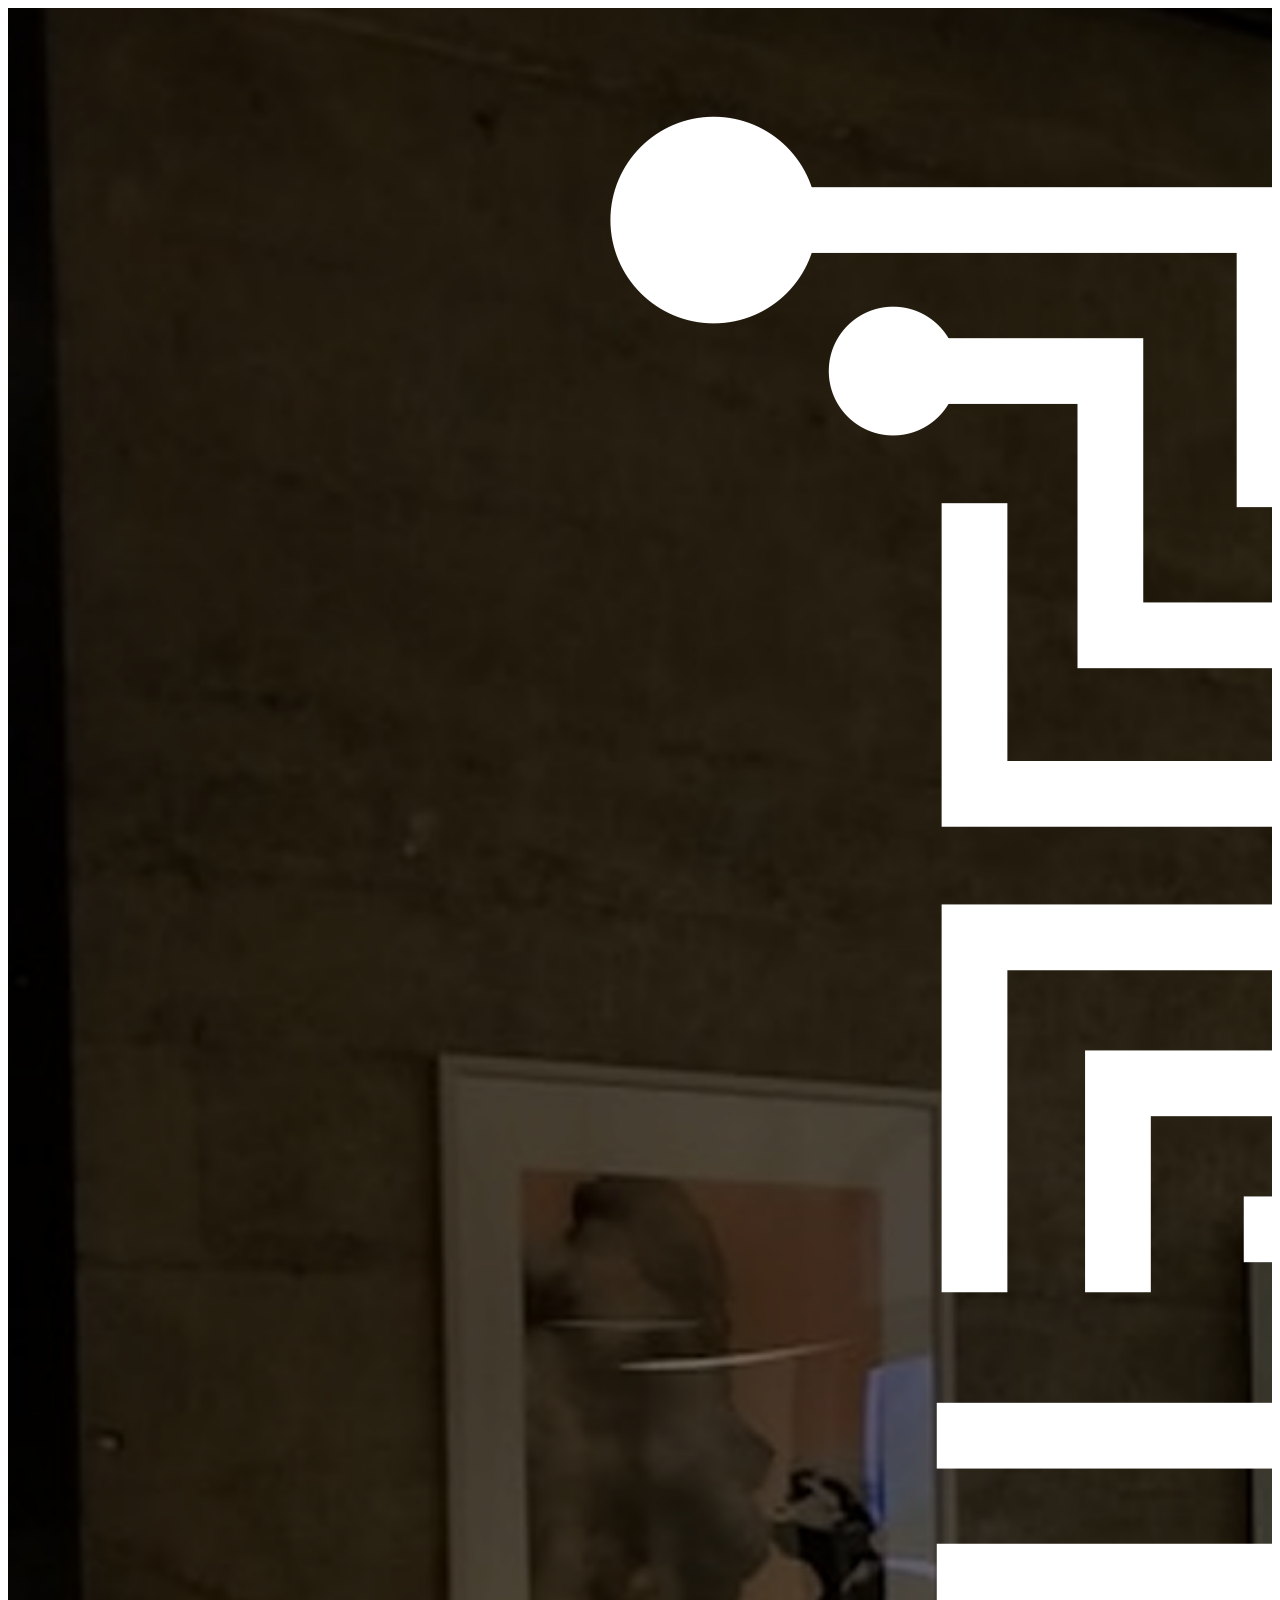
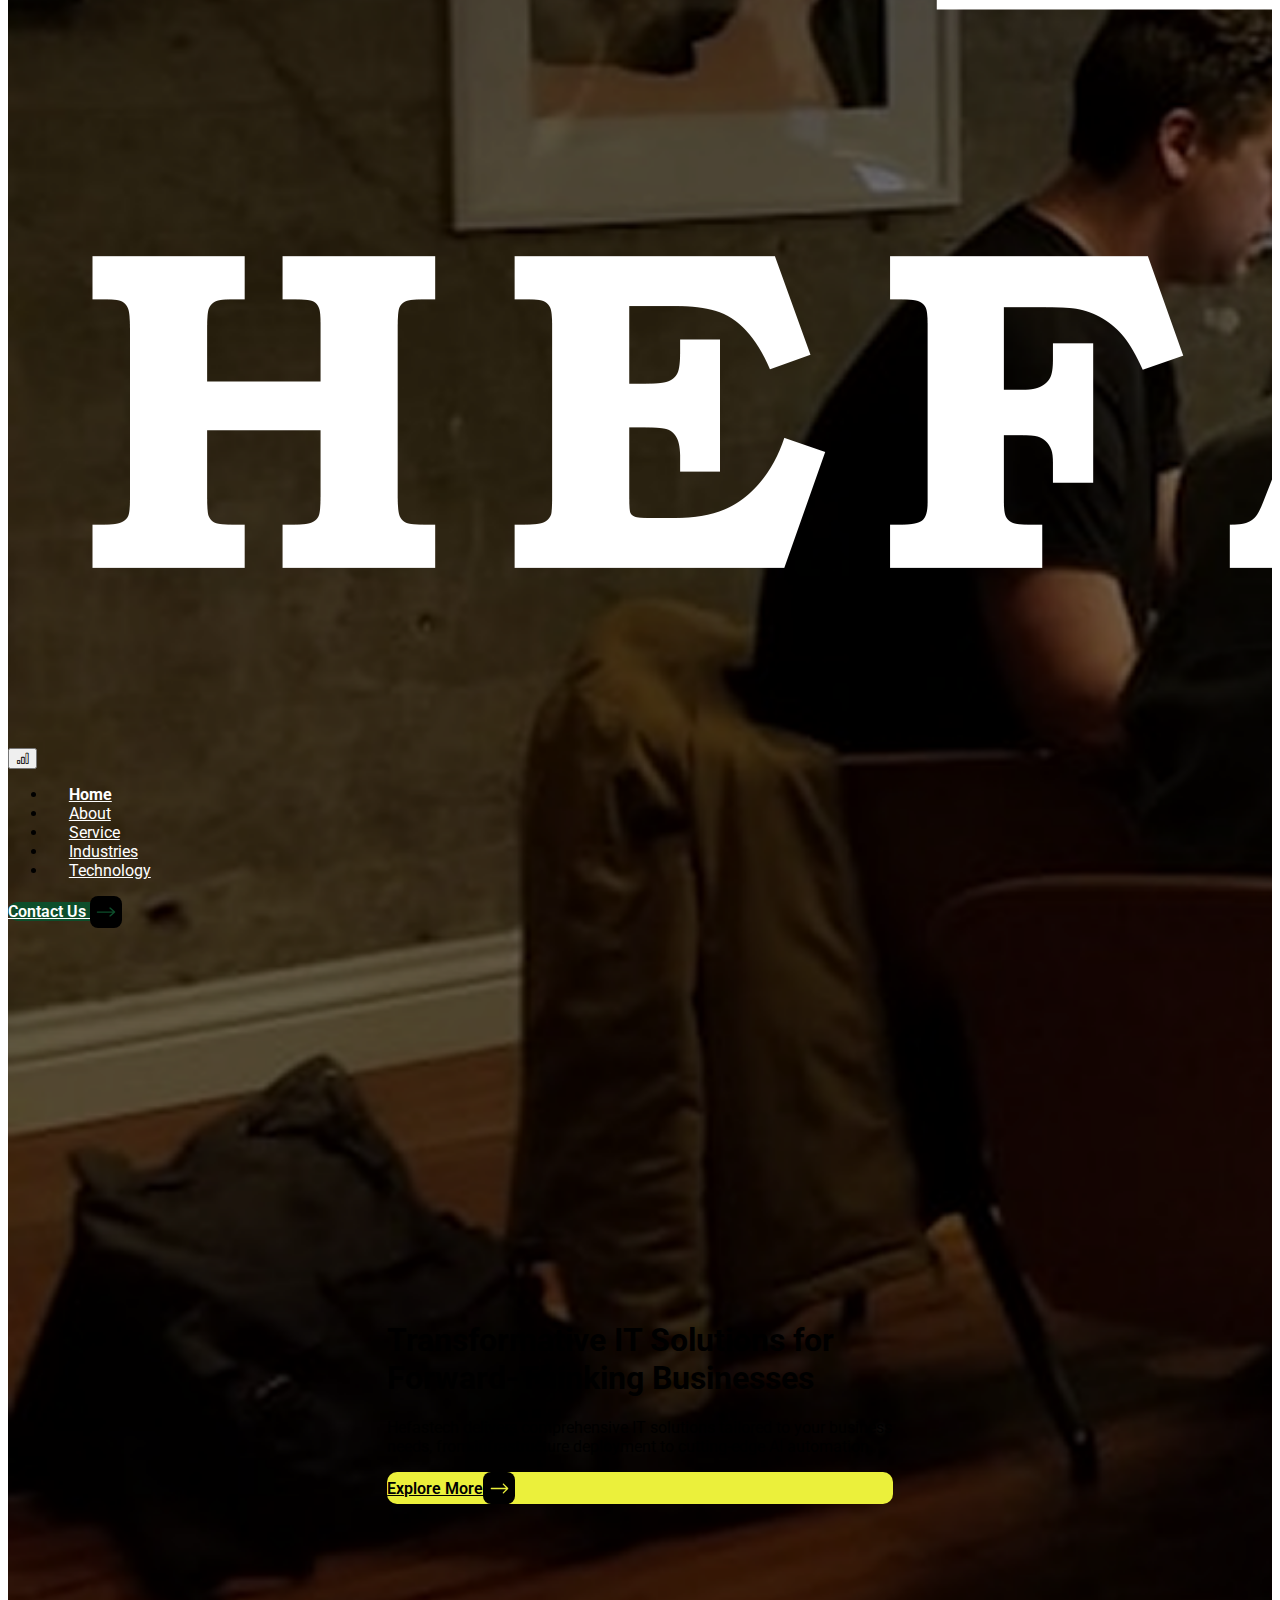
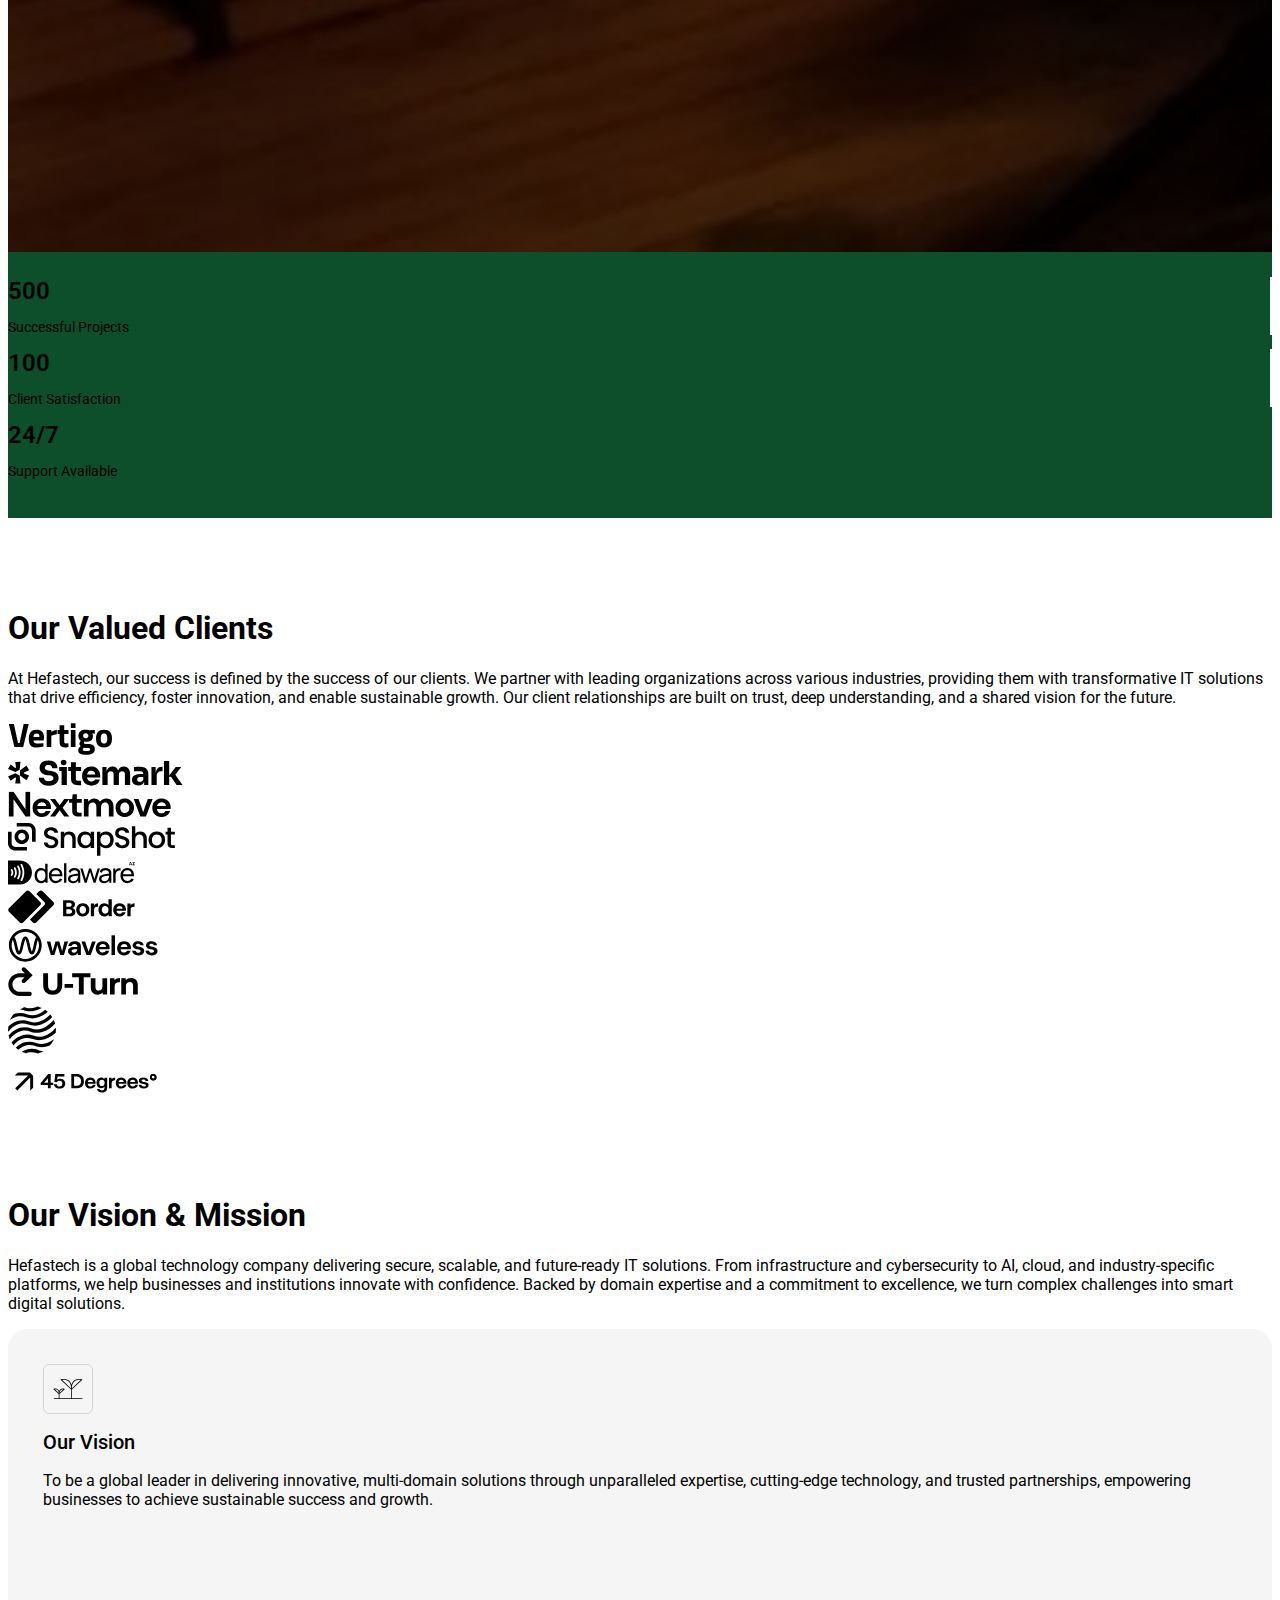
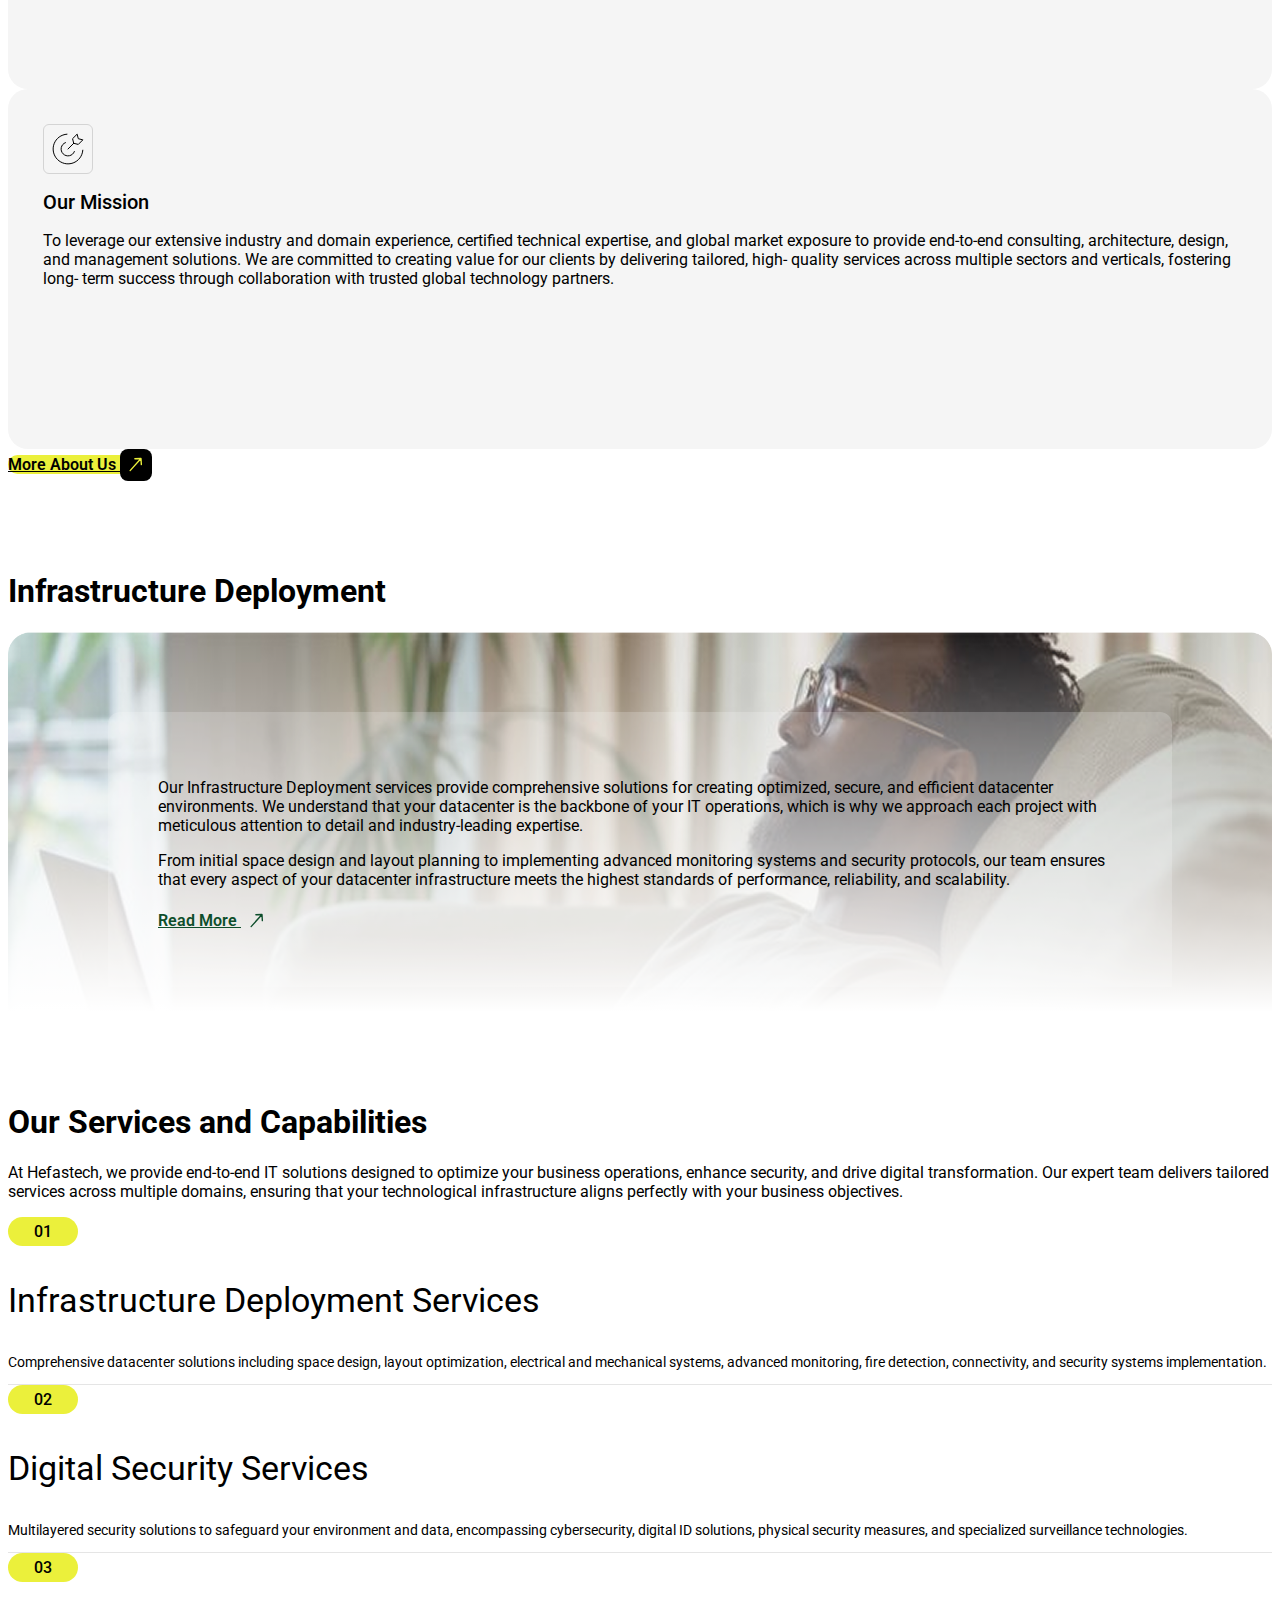
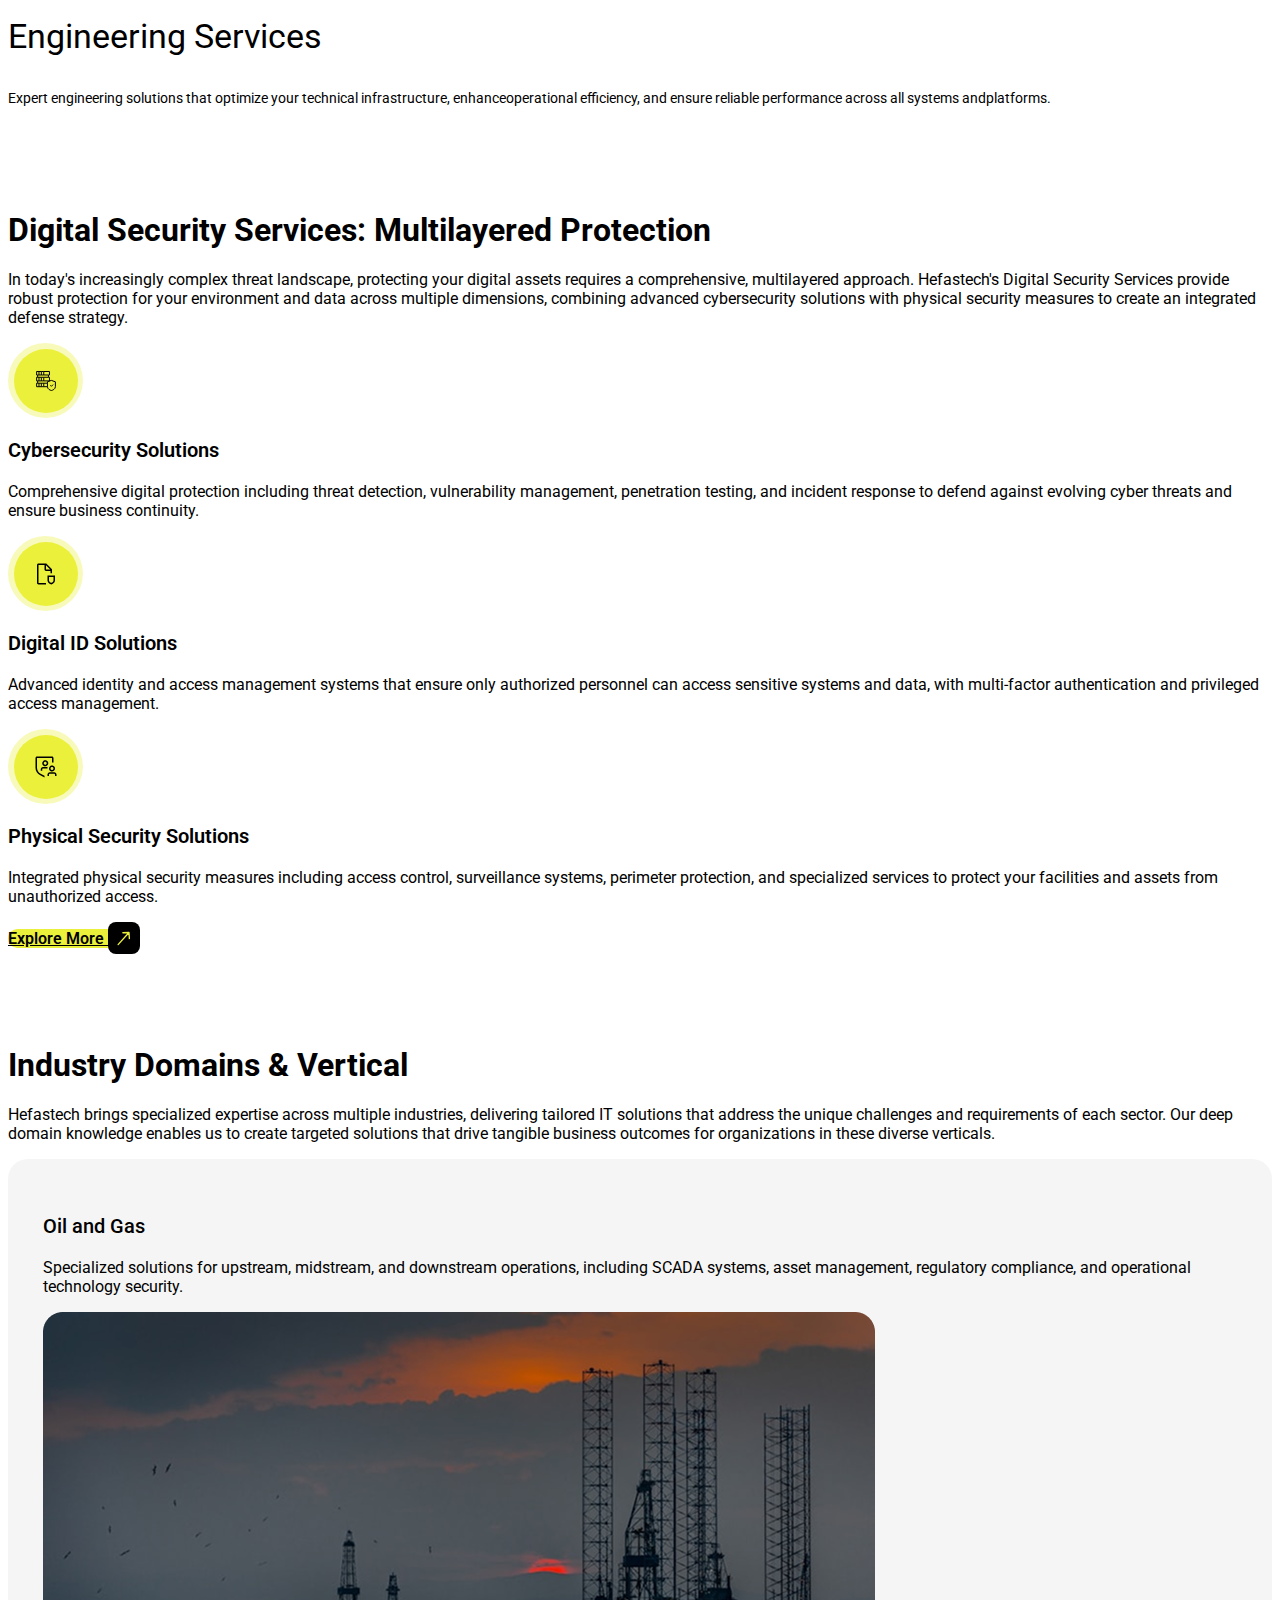
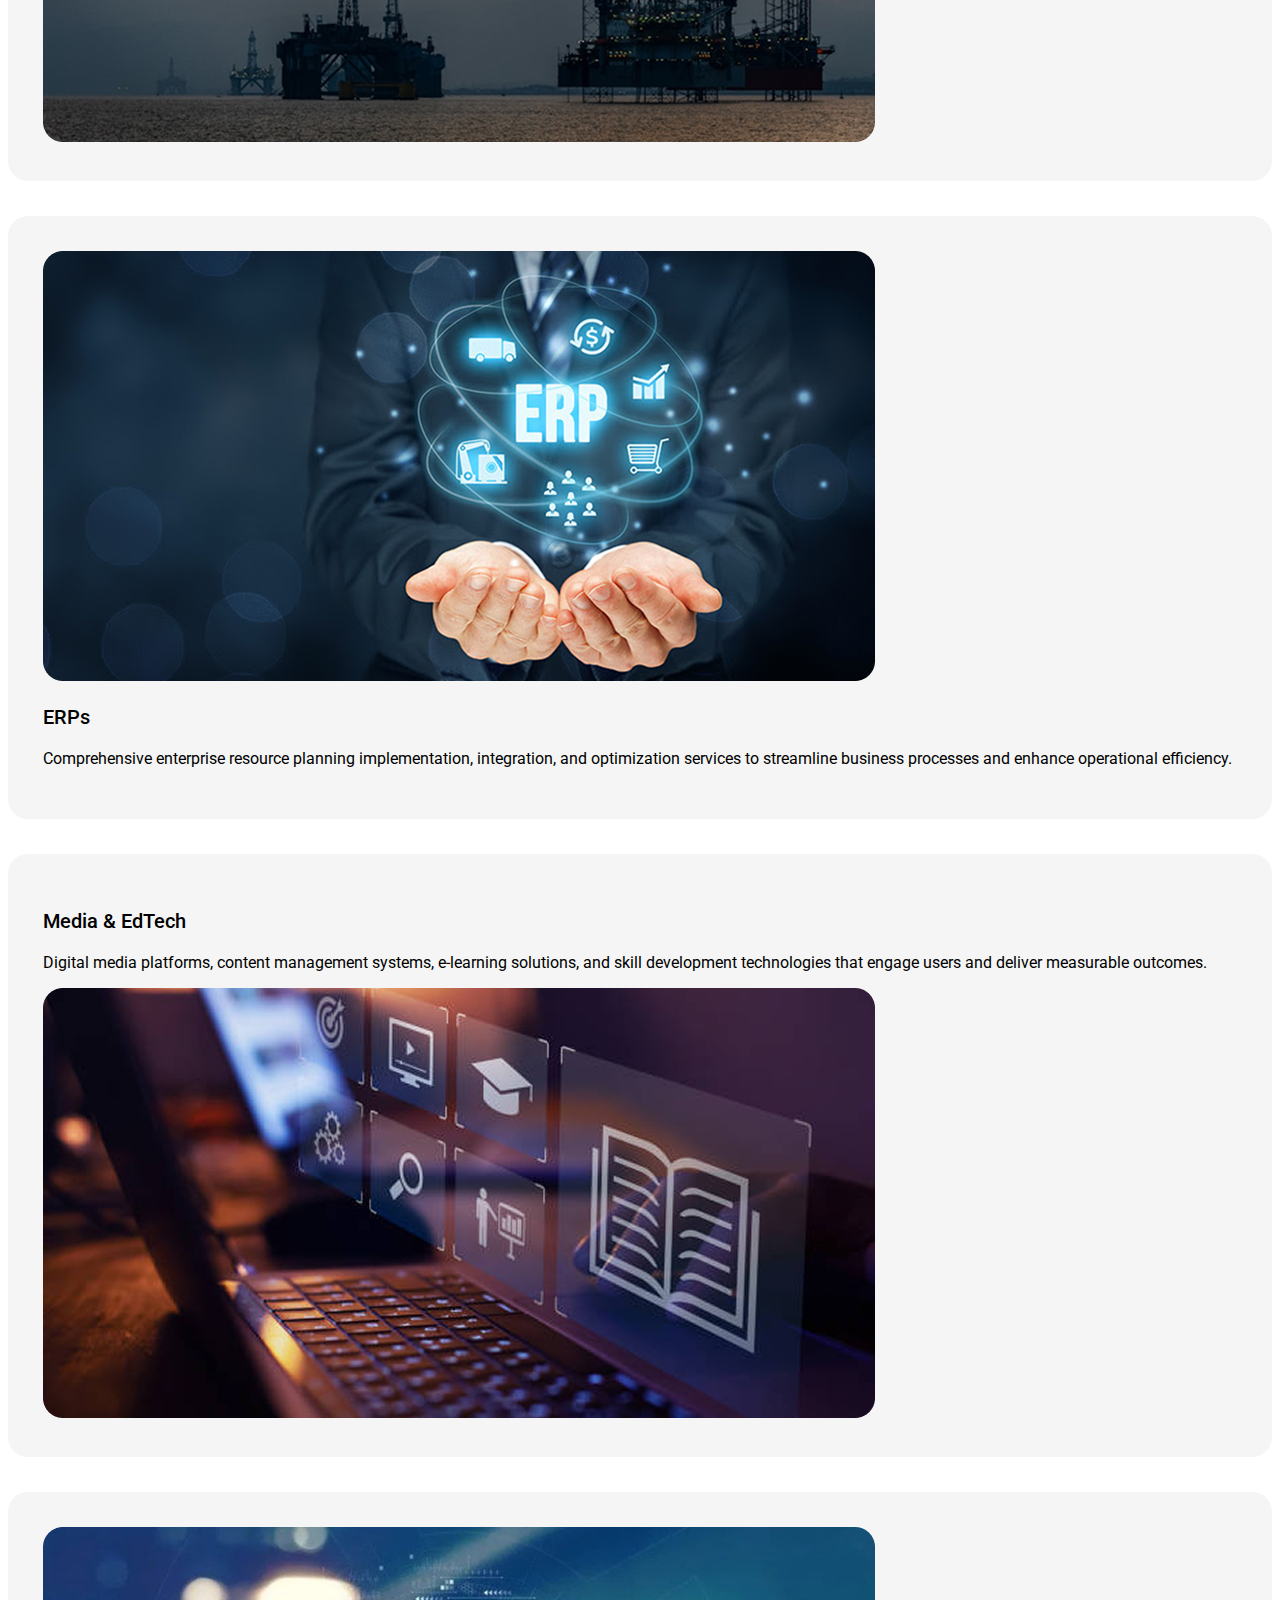
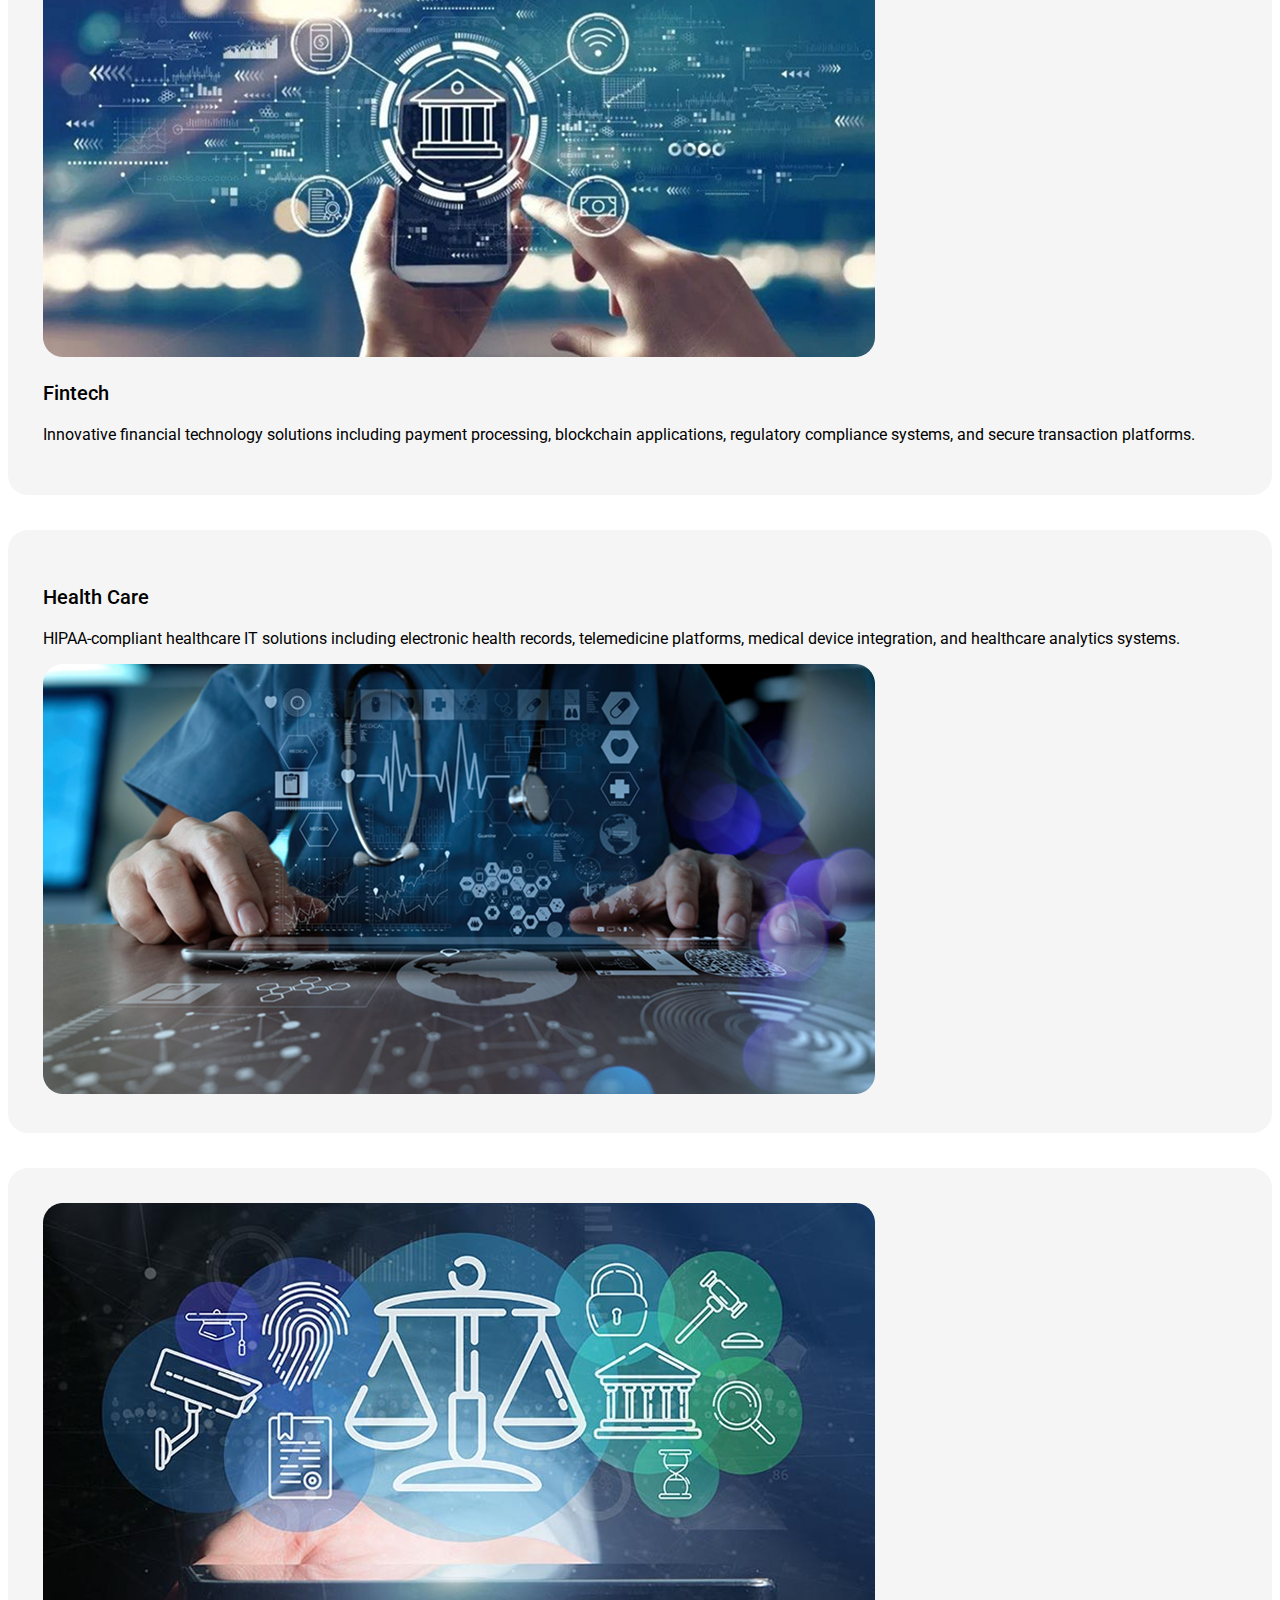
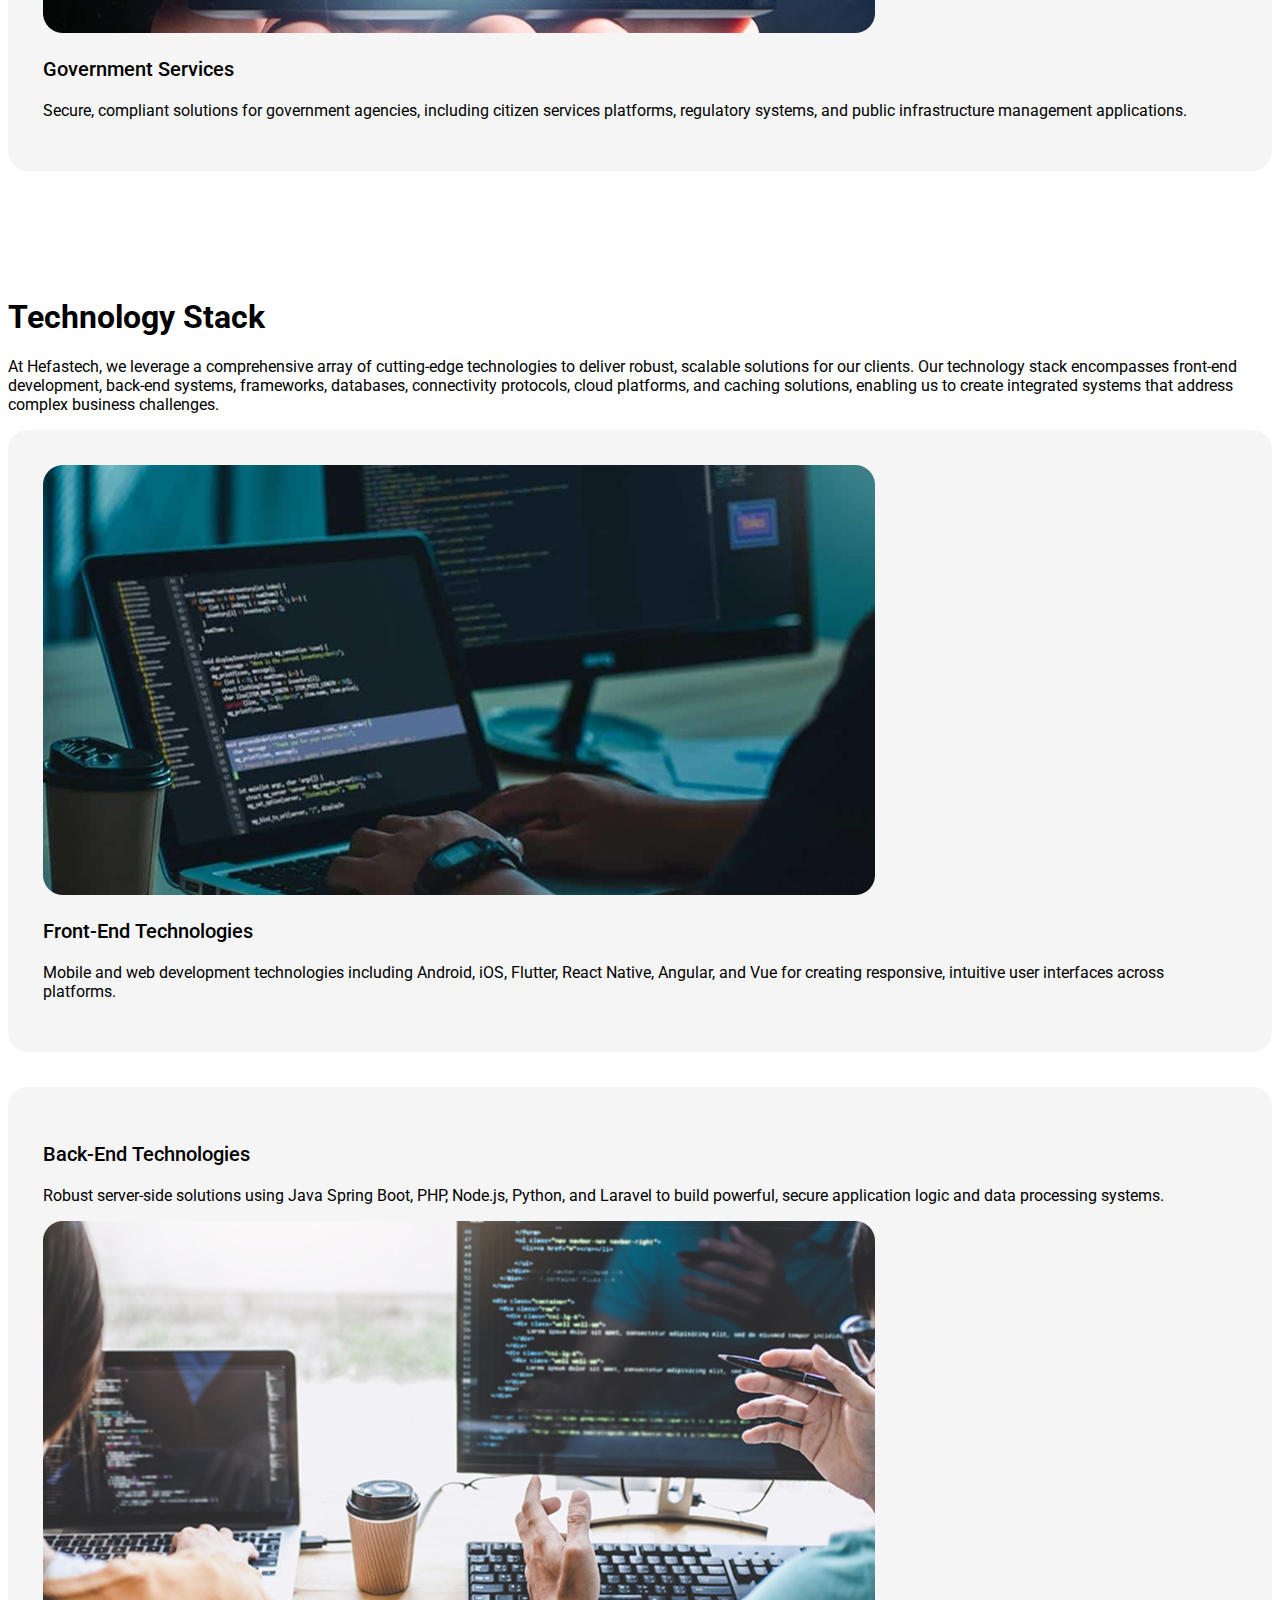
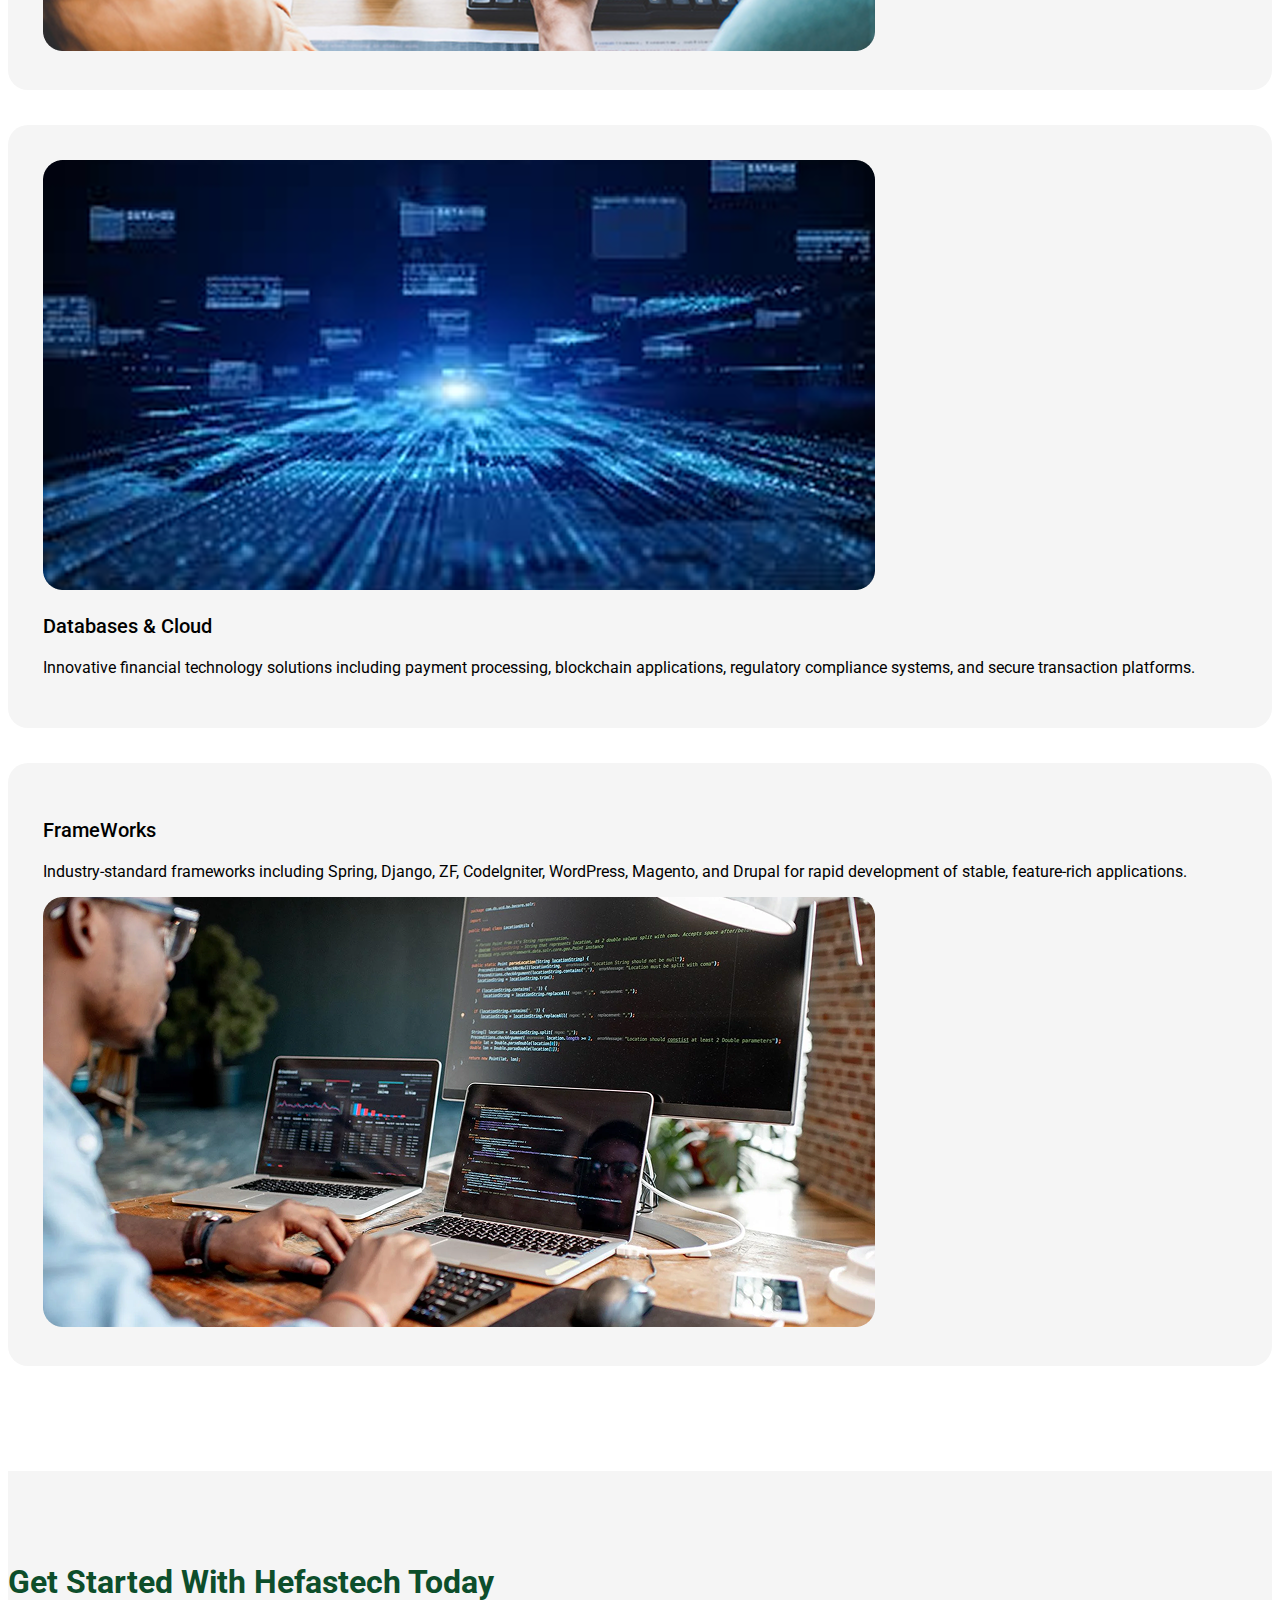
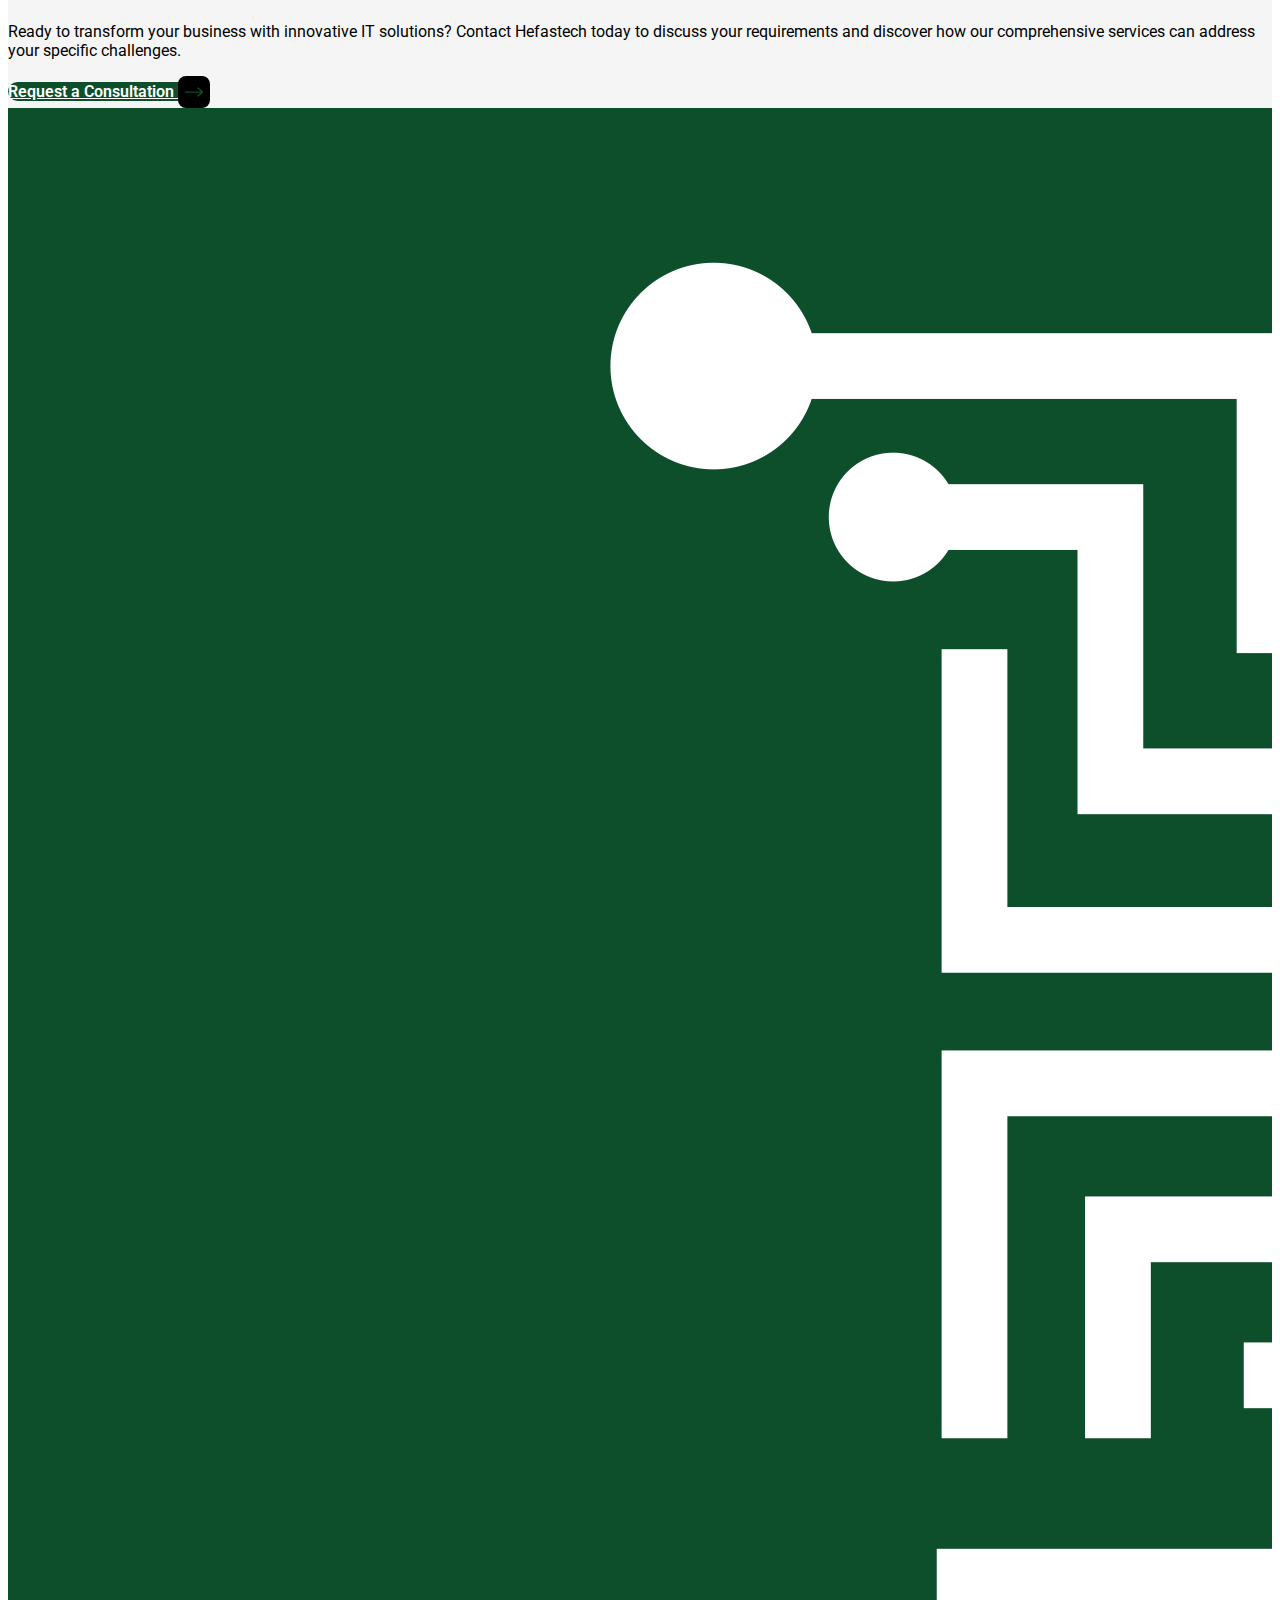
<file: index.html>
<!DOCTYPE html>
<html lang="en">
   <head>
      <meta charset="utf-8" />
      <meta name="viewport" content="width=device-width, initial-scale=1" />
      <link rel="preconnect" href="https://fonts.googleapis.com" />
      <link rel="preconnect" href="https://fonts.gstatic.com" crossorigin />
      <link rel="icon" type="image/x-icon" href="/images/favicon.ico" />
      <link
         href="https://fonts.googleapis.com/css2?family=Roboto:ital,wght@0,100..900;1,100..900&display=swap"
         rel="stylesheet"
      />
      <link
         rel="stylesheet"
         href="https://cdn.jsdelivr.net/npm/bootstrap-icons@1.13.1/font/bootstrap-icons.min.css"
      />
      <link
         rel="stylesheet"
         href="https://cdnjs.cloudflare.com/ajax/libs/animate.css/4.1.1/animate.min.css"
      />
      <link
         href="https://cdn.jsdelivr.net/npm/bootstrap@5.1.3/dist/css/bootstrap.min.css"
         rel="stylesheet"
         integrity="sha384-1BmE4kWBq78iYhFldvKuhfTAU6auU8tT94WrHftjDbrCEXSU1oBoqyl2QvZ6jIW3"
         crossorigin="anonymous"
      />
      <link rel="stylesheet" href="css/style.css" />
      <title>Hefastech</title>
   </head>
   <body>
      <div
         class="home-header"
         style="background-image: url(./images/home-banner.png)"
      >
         <nav class="navbar navbar-expand-lg navbar-light fixed-top top-menu">
            <div class="container">
               <a class="navbar-brand" href="index.html">
                  <div class="log">
                     <img src="images/logo.png" alt="logo" class="img-fluid" />
                  </div>
               </a>
               <button
                  class="navbar-toggler"
                  type="button"
                  data-bs-toggle="collapse"
                  data-bs-target="#navbarSupportedContent"
                  aria-controls="navbarSupportedContent"
                  aria-expanded="false"
                  aria-label="Toggle navigation"
               >
                  <span class="navbar-toggler-icon text-white"
                     ><i class="bi bi-bar-chart"></i
                  ></span>
               </button>
               <div
                  class="collapse navbar-collapse"
                  id="navbarSupportedContent"
               >
                  <ul class="navbar-nav mx-auto mb-2 mb-lg-0">
                     <li class="nav-item">
                        <a
                           class="nav-link active"
                           aria-current="page"
                           href="index.html"
                           >Home</a
                        >
                     </li>
                     <li class="nav-item">
                        <a class="nav-link" href="aboutus.html">About</a>
                     </li>
                     <li class="nav-item">
                        <a class="nav-link" href="services.html">Service</a>
                     </li>
                     <li class="nav-item">
                        <a class="nav-link" href="industries.html"
                           >Industries</a
                        >
                     </li>
                     <li class="nav-item">
                        <a class="nav-link" href="technology.html"
                           >Technology</a
                        >
                     </li>
                  </ul>
                  <form class="d-flex">
                     <a
                        href="contactus.html"
                        class="btn btn-theme-green"
                        type="button"
                     >
                        Contact Us
                        <span class="arrow-box-right bg-white ms-2 rotate-none">
                           <img src="images/icons/g-arrow.svg" alt="icon" />
                        </span>
                     </a>
                  </form>
               </div>
            </div>
         </nav>
         <div class="header-banner-content py-5">
            <div class="banner-caption text-center">
               <h1
                  class="fw-bold text-white mb-0 animate__animated animate__fadeInUp"
               >
                  Transformative IT Solutions for Forward-Thinking Businesses
               </h1>
               <div class="sub-caption pt-4">
                  <p
                     class="text-white mb-0 animate__animated animate__fadeInUp"
                  >
                     Hefastech delivers comprehensive IT solutions tailored to
                     your business needs, from infrastructure deployment to
                     cutting-edge AI automation.
                  </p>
               </div>
               <div class="d-flex justify-content-center">
                  <a
                     href="services.html"
                     class="btn btn-theme-yellow mt-5 btn-align animate__animated animate__fadeInUp"
                  >
                     Explore More
                     <span class="arrow-box-right rotate-none ms-2">
                        <img src="images/icons/y-arrow.svg" alt="icon" />
                     </span>
                  </a>
               </div>
            </div>
         </div>
      </div>
      <section class="theme-green-bg count-section">
         <div class="container">
            <div class="row">
               <!-- <div class="col-lg-3">
                  <div class="text-center text-white count-column py-3">
                     <div class="count" data-suffix=" + ">15</div>
                     <p class="mb-0">Years Of Experiences</p>
                  </div>
               </div> -->
               <div class="col-lg-4">
                  <div class="text-center text-white count-column py-3">
                     <div class="count" data-suffix=" + ">500</div>
                     <p class="mb-0">Successful Projects</p>
                  </div>
               </div>
               <div class="col-lg-4">
                  <div class="text-center text-white count-column py-3">
                     <div class="count" data-suffix=" % ">100</div>
                     <p class="mb-0">Client Satisfaction</p>
                  </div>
               </div>
               <div class="col-lg-4">
                  <div class="text-center text-white count-column no-line py-3">
                     <div class="count-hour">24/7</div>
                     <p class="mb-0">Support Available</p>
                  </div>
               </div>
            </div>
         </div>
      </section>
      <section>
         <div class="container">
            <div class="row">
               <div class="col-12 text-center">
                  <h1 class="mb-4">Our Valued Clients</h1>
                  <p class="px-5">
                     At Hefastech, our success is defined by the success of our
                     clients. We partner with leading organizations across
                     various industries, providing them with transformative IT
                     solutions that drive efficiency, foster innovation, and
                     enable sustainable growth. Our client relationships are
                     built on trust, deep understanding, and a shared vision for
                     the future.
                  </p>
               </div>
            </div>
         </div>
         <div class="container pt-5">
            <div class="d-grid gap-5 text-center client-logos-grid">
               <div class="client-logos">
                  <img src="images/icons/vertigo.svg" alt="Vertigo" />
               </div>
               <div class="client-logos">
                  <img src="images/icons/sitemark.svg" alt="Sitemark" />
               </div>
               <div class="client-logos">
                  <img src="images/icons/next-move.svg" alt="Next Move" />
               </div>
               <div class="client-logos">
                  <img src="images/icons/snapshot.svg" alt="snapshot" />
               </div>
               <div class="client-logos">
                  <img src="images/icons/delaware.svg" alt="Delaware" />
               </div>
               <div class="client-logos">
                  <img src="images/icons/border.svg" alt="Border" />
               </div>
               <div class="client-logos">
                  <img src="images/icons/waveless.svg" alt="Waveless" />
               </div>
               <div class="client-logos">
                  <img src="images/icons/u-turn.svg" alt="U-Turn" />
               </div>
               <div class="client-logos">
                  <img src="images/icons/client-logo.svg" alt="Logo" />
               </div>
               <div class="client-logos">
                  <img src="images/icons/45-degrees.svg" alt="45-degrees" />
               </div>
            </div>
         </div>
      </section>
      <section class="mission-vision">
         <div class="container">
            <div class="row">
               <div class="col-12 text-center">
                  <h1 class="mb-4">Our Vision & Mission</h1>
                  <p class="px-5">
                     Hefastech is a global technology company delivering secure,
                     scalable, and future-ready IT solutions. From
                     infrastructure and cybersecurity to AI, cloud, and
                     industry-specific platforms, we help businesses and
                     institutions innovate with confidence. Backed by domain
                     expertise and a commitment to excellence, we turn complex
                     challenges into smart digital solutions.
                  </p>
               </div>
            </div>
            <div class="row pt-5">
               <div class="col-lg-6">
                  <div class="bg-gray-light radius-20 card-column-content">
                     <div
                        class="card-title-section d-flex align-items-center mb-4"
                     >
                        <div class="title-icon">
                           <img
                              src="images/icons/vision.svg"
                              alt="our Mission"
                           />
                        </div>
                        <h2 class="content-title ps-3 mb-0">Our Vision</h2>
                     </div>
                     <div class="content-body">
                        <p class="mb-0">
                           To be a global leader in delivering innovative,
                           multi-domain solutions through unparalleled
                           expertise, cutting-edge technology, and trusted
                           partnerships, empowering businesses to achieve
                           sustainable success and growth.
                        </p>
                     </div>
                  </div>
               </div>
               <div class="col-lg-6">
                  <div class="bg-gray-light radius-20 card-column-content">
                     <div
                        class="card-title-section d-flex align-items-center mb-4"
                     >
                        <div class="title-icon">
                           <img
                              src="images/icons/mission.svg"
                              alt="our Mission"
                           />
                        </div>
                        <h2 class="content-title ps-3 mb-0">Our Mission</h2>
                     </div>
                     <div class="content-body">
                        <p class="mb-0">
                           To leverage our extensive industry and domain
                           experience, certified technical expertise, and global
                           market exposure to provide end-to-end consulting,
                           architecture, design, and management solutions. We
                           are committed to creating value for our clients by
                           delivering tailored, high- quality services across
                           multiple sectors and verticals, fostering long- term
                           success through collaboration with trusted global
                           technology partners.
                        </p>
                     </div>
                  </div>
               </div>
               <div class="col-12 text-center">
                  <a href="aboutus.html" class="btn btn-theme-yellow mt-5">
                     More About Us
                     <span class="arrow-box-right ms-2">
                        <img src="images/icons/y-arrow.svg" alt="icon" />
                     </span>
                  </a>
               </div>
            </div>
         </div>
      </section>
      <section class="center-banner">
         <div class="container">
            <div class="row">
               <h1 class="text-center mb-5">Infrastructure Deployment</h1>

               <div class="col center-banner-section">
                  <div class="overlay-border text-center">
                     <p>
                        Our Infrastructure Deployment services provide
                        comprehensive solutions for creating optimized, secure,
                        and efficient datacenter environments. We understand
                        that your datacenter is the backbone of your IT
                        operations, which is why we approach each project with
                        meticulous attention to detail and industry-leading
                        expertise.
                     </p>
                     <p>
                        From initial space design and layout planning to
                        implementing advanced monitoring systems and security
                        protocols, our team ensures that every aspect of your
                        datacenter infrastructure meets the highest standards of
                        performance, reliability, and scalability.
                     </p>
                     <a
                        href="services.html"
                        class="btn btn-no-border-green"
                        type="button"
                     >
                        Read More
                        <span class="arrow-box-right no-bg ms-2">
                           <img src="images/icons/g-arrow.svg" alt="icon" />
                        </span>
                     </a>
                  </div>
               </div>
            </div>
         </div>
      </section>
      <section class="services">
         <div class="container">
            <div class="row">
               <div class="col-12 text-center">
                  <h1 class="mb-5">Our Services and Capabilities</h1>
                  <p class="px-5">
                     At Hefastech, we provide end-to-end IT solutions designed
                     to optimize your business operations, enhance security, and
                     drive digital transformation. Our expert team delivers
                     tailored services across multiple domains, ensuring that
                     your technological infrastructure aligns perfectly with
                     your business objectives.
                  </p>
               </div>
            </div>
            <div class="row pt-5">
               <div class="col-lg-6 pe-lg-5">
                  <div class="heading-list-column d-flex align-items-start">
                     <span class="count-bg me-2">01</span>
                     <p class="large-title-head ms-4">
                        Infrastructure Deployment Services
                     </p>
                  </div>
               </div>
               <div class="col-lg-6">
                  <div class="content-column">
                     <p class="pe-lg-5">
                        Comprehensive datacenter solutions including space
                        design, layout optimization, electrical and mechanical
                        systems, advanced monitoring, fire detection,
                        connectivity, and security systems implementation.
                     </p>
                  </div>
               </div>
               <div class="col-12 line-bottom pb-5"></div>
            </div>
            <div class="row pt-5">
               <div class="col-lg-6 pe-lg-5">
                  <div class="heading-list-column d-flex align-items-start">
                     <span class="count-bg me-2">02</span>
                     <p class="large-title-head ms-4">
                        Digital Security Services
                     </p>
                  </div>
               </div>
               <div class="col-lg-6">
                  <div class="content-column">
                     <p class="pe-lg-5">
                        Multilayered security solutions to safeguard your
                        environment and data, encompassing cybersecurity,
                        digital ID solutions, physical security measures, and
                        specialized surveillance technologies.
                     </p>
                  </div>
               </div>
               <div class="col-12 line-bottom pb-5"></div>
            </div>
            <div class="row pt-5">
               <div class="col-lg-6 pe-lg-5">
                  <div class="heading-list-column d-flex align-items-start">
                     <span class="count-bg me-2">03</span>
                     <p class="large-title-head ms-4">Engineering Services</p>
                  </div>
               </div>
               <div class="col-lg-6">
                  <div class="content-column">
                     <p class="pe-lg-5">
                        Expert engineering solutions that optimize your
                        technical infrastructure, enhanceoperational efficiency,
                        and ensure reliable performance across all systems
                        andplatforms.
                     </p>
                  </div>
               </div>
            </div>
         </div>
      </section>
      <section class="security-services">
         <div class="container">
            <div class="row">
               <div class="col-12 text-center">
                  <h1 class="mb-5">
                     Digital Security Services: Multilayered Protection
                  </h1>
                  <p class="px-5">
                     In today's increasingly complex threat landscape,
                     protecting your digital assets requires a comprehensive,
                     multilayered approach. Hefastech's Digital Security
                     Services provide robust protection for your environment and
                     data across multiple dimensions, combining advanced
                     cybersecurity solutions with physical security measures to
                     create an integrated defense strategy.
                  </p>
               </div>
            </div>
            <div class="row mt-5">
               <div class="col-lg-4">
                  <div class="icon-column">
                     <div class="round-icon-cover">
                        <div class="round-icon">
                           <img
                              src="images/icons/cyber-security.svg"
                              alt="Cybersecurity Solutions"
                           />
                        </div>
                     </div>
                     <div class="icon-column-body">
                        <div class="icon-column-title">
                           <p class="column-title">Cybersecurity Solutions</p>
                        </div>
                        <div class="icon-column-content">
                           <p>
                              Comprehensive digital protection including threat
                              detection, vulnerability management, penetration
                              testing, and incident response to defend against
                              evolving cyber threats and ensure business
                              continuity.
                           </p>
                        </div>
                     </div>
                  </div>
               </div>
               <div class="col-lg-4">
                  <div class="icon-column">
                     <div class="round-icon-cover">
                        <div class="round-icon">
                           <img
                              src="images/icons/digital.svg"
                              alt="Digital ID Solutions"
                           />
                        </div>
                     </div>
                     <div class="icon-column-body">
                        <div class="icon-column-title">
                           <p class="column-title">Digital ID Solutions</p>
                        </div>
                        <div class="icon-column-content">
                           <p>
                              Advanced identity and access management systems
                              that ensure only authorized personnel can access
                              sensitive systems and data, with multi-factor
                              authentication and privileged access management.
                           </p>
                        </div>
                     </div>
                  </div>
               </div>
               <div class="col-lg-4">
                  <div class="icon-column">
                     <div class="round-icon-cover">
                        <div class="round-icon">
                           <img
                              src="images/icons/physical.svg"
                              alt="Physical Security Solutions"
                           />
                        </div>
                     </div>
                     <div class="icon-column-body">
                        <div class="icon-column-title">
                           <p class="column-title">
                              Physical Security Solutions
                           </p>
                        </div>
                        <div class="icon-column-content">
                           <p>
                              Integrated physical security measures including
                              access control, surveillance systems, perimeter
                              protection, and specialized services to protect
                              your facilities and assets from unauthorized
                              access.
                           </p>
                        </div>
                     </div>
                  </div>
               </div>
               <div class="col-12 text-center">
                  <a href="services.html" class="btn btn-theme-yellow mt-5">
                     Explore More
                     <span class="arrow-box-right ms-2">
                        <img src="images/icons/y-arrow.svg" alt="icon" />
                     </span>
                  </a>
               </div>
            </div>
         </div>
      </section>
      <section class="industry">
         <div class="container">
            <div class="row">
               <div class="col-12 text-center">
                  <h1 class="mb-5">Industry Domains & Vertical</h1>
                  <p class="px-5">
                     Hefastech brings specialized expertise across multiple
                     industries, delivering tailored IT solutions that address
                     the unique challenges and requirements of each sector. Our
                     deep domain knowledge enables us to create targeted
                     solutions that drive tangible business outcomes for
                     organizations in these diverse verticals.
                  </p>
               </div>
            </div>
            <div class="row industry-listing mt-5">
               <div class="col-lg-12">
                  <div class="light-bg-container bg-gray-light radius-20">
                     <div class="row mbl-reverse">
                        <div class="col-lg-7 pe-lg-5">
                           <div class="text-container">
                              <p class="content-title">Oil and Gas</p>
                              <p>
                                 Specialized solutions for upstream, midstream,
                                 and downstream operations, including SCADA
                                 systems, asset management, regulatory
                                 compliance, and operational technology
                                 security.
                              </p>
                           </div>
                        </div>
                        <div class="col-lg-5">
                           <div class="img-container">
                              <img
                                 src="images/oil-gas.png"
                                 alt="Oil - Gas"
                                 class="img-fluid"
                              />
                           </div>
                        </div>
                     </div>
                  </div>
                  <div class="light-bg-container bg-gray-light radius-20">
                     <div class="row">
                        <div class="col-lg-5 pe-lg-5">
                           <div class="img-container">
                              <img
                                 src="images/erps.png"
                                 alt="Oil - Gas"
                                 class="img-fluid"
                              />
                           </div>
                        </div>
                        <div class="col-lg-7">
                           <div class="text-container">
                              <p class="content-title">ERPs</p>
                              <p>
                                 Comprehensive enterprise resource planning
                                 implementation, integration, and optimization
                                 services to streamline business processes and
                                 enhance operational efficiency.
                              </p>
                           </div>
                        </div>
                     </div>
                  </div>
                  <div class="light-bg-container bg-gray-light radius-20">
                     <div class="row mbl-reverse">
                        <div class="col-lg-7 pe-lg-5">
                           <div class="text-container">
                              <p class="content-title">Media & EdTech</p>
                              <p>
                                 Digital media platforms, content management
                                 systems, e-learning solutions, and skill
                                 development technologies that engage users and
                                 deliver measurable outcomes.
                              </p>
                           </div>
                        </div>
                        <div class="col-lg-5">
                           <div class="img-container">
                              <img
                                 src="images/media.png"
                                 alt="Oil - Gas"
                                 class="img-fluid"
                              />
                           </div>
                        </div>
                     </div>
                  </div>
                  <div class="light-bg-container bg-gray-light radius-20">
                     <div class="row">
                        <div class="col-lg-5 pe-lg-5">
                           <div class="img-container">
                              <img
                                 src="images/fintech.png"
                                 alt="Oil - Gas"
                                 class="img-fluid"
                              />
                           </div>
                        </div>
                        <div class="col-lg-7">
                           <div class="text-container">
                              <p class="content-title">Fintech</p>
                              <p>
                                 Innovative financial technology solutions
                                 including payment processing, blockchain
                                 applications, regulatory compliance systems,
                                 and secure transaction platforms.
                              </p>
                           </div>
                        </div>
                     </div>
                  </div>
                  <div class="light-bg-container bg-gray-light radius-20">
                     <div class="row mbl-reverse">
                        <div class="col-lg-7 pe-lg-5">
                           <div class="text-container">
                              <p class="content-title">Health Care</p>
                              <p>
                                 HIPAA-compliant healthcare IT solutions
                                 including electronic health records,
                                 telemedicine platforms, medical device
                                 integration, and healthcare analytics systems.
                              </p>
                           </div>
                        </div>
                        <div class="col-lg-5">
                           <div class="img-container">
                              <img
                                 src="images/health-care.png"
                                 alt="Oil - Gas"
                                 class="img-fluid"
                              />
                           </div>
                        </div>
                     </div>
                  </div>
                  <div class="light-bg-container bg-gray-light radius-20">
                     <div class="row">
                        <div class="col-lg-5 pe-lg-5">
                           <div class="img-container">
                              <img
                                 src="images/services.png"
                                 alt="Oil - Gas"
                                 class="img-fluid"
                              />
                           </div>
                        </div>
                        <div class="col-lg-7">
                           <div class="text-container">
                              <p class="content-title">Government Services</p>
                              <p>
                                 Secure, compliant solutions for government
                                 agencies, including citizen services platforms,
                                 regulatory systems, and public infrastructure
                                 management applications.
                              </p>
                           </div>
                        </div>
                     </div>
                  </div>
               </div>
            </div>
         </div>
      </section>
      <section class="technology section-bottom-padd">
         <div class="container">
            <div class="row">
               <div class="col-12 text-center">
                  <h1 class="mb-5">Technology Stack</h1>
                  <p class="px-5">
                     At Hefastech, we leverage a comprehensive array of
                     cutting-edge technologies to deliver robust, scalable
                     solutions for our clients. Our technology stack encompasses
                     front-end development, back-end systems, frameworks,
                     databases, connectivity protocols, cloud platforms, and
                     caching solutions, enabling us to create integrated systems
                     that address complex business challenges.
                  </p>
               </div>
            </div>
            <div class="row technology-listing mt-5">
               <div class="col-lg-12">
                  <div class="light-bg-container bg-gray-light radius-20">
                     <div class="row">
                        <div class="col-lg-5 pe-lg-5">
                           <div class="img-container">
                              <img
                                 src="images/frontend.png"
                                 alt="Front-End Technologies"
                                 class="img-fluid"
                              />
                           </div>
                        </div>
                        <div class="col-lg-7">
                           <div class="text-container">
                              <p class="content-title">
                                 Front-End Technologies
                              </p>
                              <p>
                                 Mobile and web development technologies
                                 including Android, iOS, Flutter, React Native,
                                 Angular, and Vue for creating responsive,
                                 intuitive user interfaces across platforms.
                              </p>
                           </div>
                        </div>
                     </div>
                  </div>
                  <div class="light-bg-container bg-gray-light radius-20">
                     <div class="row mbl-reverse">
                        <div class="col-lg-7 pe-lg-5">
                           <div class="text-container">
                              <p class="content-title">Back-End Technologies</p>
                              <p>
                                 Robust server-side solutions using Java Spring
                                 Boot, PHP, Node.js, Python, and Laravel to
                                 build powerful, secure application logic and
                                 data processing systems.
                              </p>
                           </div>
                        </div>
                        <div class="col-lg-5">
                           <div class="img-container">
                              <img
                                 src="images/backend.png"
                                 alt="Back-End Technologies"
                                 class="img-fluid"
                              />
                           </div>
                        </div>
                     </div>
                  </div>

                  <div class="light-bg-container bg-gray-light radius-20">
                     <div class="row">
                        <div class="col-lg-5 pe-lg-5">
                           <div class="img-container">
                              <img
                                 src="images/databases.png"
                                 alt="Databases & Cloud"
                                 class="img-fluid"
                              />
                           </div>
                        </div>
                        <div class="col-lg-7">
                           <div class="text-container">
                              <p class="content-title">Databases & Cloud</p>
                              <p>
                                 Innovative financial technology solutions
                                 including payment processing, blockchain
                                 applications, regulatory compliance systems,
                                 and secure transaction platforms.
                              </p>
                           </div>
                        </div>
                     </div>
                  </div>
                  <div class="light-bg-container bg-gray-light radius-20">
                     <div class="row mbl-reverse">
                        <div class="col-lg-7 pe-lg-5">
                           <div class="text-container">
                              <p class="content-title">FrameWorks</p>
                              <p>
                                 Industry-standard frameworks including Spring,
                                 Django, ZF, CodeIgniter, WordPress, Magento,
                                 and Drupal for rapid development of stable,
                                 feature-rich applications.
                              </p>
                           </div>
                        </div>
                        <div class="col-lg-5">
                           <div class="img-container">
                              <img
                                 src="images/frame-works.png"
                                 alt="FrameWorks"
                                 class="img-fluid"
                              />
                           </div>
                        </div>
                     </div>
                  </div>
               </div>
            </div>
         </div>
      </section>
      <section class="bg-gray-light py-5">
         <div class="container text-center">
            <h1 class="theme-green-text">Get Started With Hefastech Today</h1>
            <p class="py-4 px-lg-5 mb-0">
               Ready to transform your business with innovative IT solutions?
               Contact Hefastech today to discuss your requirements and discover
               how our comprehensive services can address your specific
               challenges.
            </p>
            <div class="get-start-btns">
               <a href="contactus.html" class="btn btn-theme-green me-lg-3">
                  Request a Consultation
                  <span class="arrow-box-right bg-white rotate-none ms-2">
                     <img src="images/icons/g-arrow.svg" alt="icon" />
                  </span>
               </a>
               <!-- <a
                  href="./pdf/brochure.pdf"
                  class="btn btn-theme-yellow"
                  download="brochure.pdf"
               >
                  Download Brochure
                  <span class="arrow-box-right ms-2 rotate-none">
                     <img src="images/icons/y-arrow.svg" alt="icon" />
                  </span>
               </a> -->
            </div>
         </div>
      </section>
      <section class="footer theme-green-bg pt-5 pb-3">
         <div class="container">
            <div class="row">
               <div class="col-lg-3">
                  <div class="footer-logo-section">
                     <div class="footerlogo">
                        <img
                           src="images/logo.png"
                           alt="Logo"
                           class="img-fluid"
                        />
                     </div>
                     <p class="text-white mt-4">
                        Trusted IT solutions for growth across enterprise,
                        government, and education.
                     </p>
                  </div>
               </div>
               <div class="col-lg-3">
                  <div class="footer-title">
                     <p class="content-title text-white">Links</p>
                  </div>
                  <div class="footer-menu d-flex gap-5 text-white">
                     <ul class="list-unstyled">
                        <li><a href="index.html">Home</a></li>
                        <li><a href="aboutus.html">About</a></li>
                        <li><a href="services.html">Service</a></li>
                     </ul>
                     <ul class="list-unstyled">
                        <li><a href="industries.html">Industries</a></li>
                        <li><a href="technology.html">Technology</a></li>
                        <li><a href="contactus.html">Contact</a></li>
                     </ul>
                  </div>
               </div>
               <div class="col-lg-3">
                  <div class="footer-title">
                     <p class="content-title text-white">Contact Info</p>
                  </div>
                  <div class="contact-info">
                     <p class="text-white mb-4">
                        <span class="pe-3"
                           ><img
                              src="images/icons/email.svg"
                              alt="Email" /></span
                        ><a href="mailto:presales@hefastech.com"
                           >presales@hefastech.com
                        </a>
                     </p>
                     <p class="text-white">
                        <span class="pe-3"
                           ><img
                              src="images/icons/phone.svg"
                              alt="Phone" /></span
                        ><a href="tel:+971547071971">+971 54 707 1971 </a>
                     </p>
                  </div>
               </div>
               <div class="col-lg-3">
                  <div class="footer-title">
                     <p class="content-title text-white">Headquarters</p>
                  </div>
                  <div class="d-flex locations text-white">
                     <span class="pe-3"
                        ><img src="images/icons/locations.svg" alt="Location"
                     /></span>
                     <p>33/39, Al Mansoori Building, Ras Al Khor, Dubai, UAE</p>
                  </div>
               </div>
               <div class="col-12 pt-4">
                  <div class="social-icons d-flex gap-3">
                     <a href="#" target="_blank"
                        ><span class="icon-bg">
                           <img
                              src="images/icons/facebook.svg"
                              alt="Facebook"
                           /> </span
                     ></a>
                     <a
                        href="https://www.instagram.com/hefastech/ "
                        target="_blank"
                        ><span class="icon-bg">
                           <img
                              src="images/icons/instagram.svg"
                              alt="Instagram"
                           /> </span
                     ></a>
                     <!-- <span class="icon-bg">
                        <img src="images/icons/twitter.svg" alt="Twitter" />
                     </span>
                     <span class="icon-bg">
                        <img src="images/icons/in.svg" alt="LinkedIn" />
                     </span> -->
                  </div>
               </div>
               <div class="copyright text-center text-white pt-4">
                  <p class="mb-0">
                     <small
                        >&copy; Hefastech IT Solutions All rights
                        reserved</small
                     >
                  </p>
               </div>
            </div>
         </div>
      </section>
      <script
         src="https://cdn.jsdelivr.net/npm/bootstrap@5.1.3/dist/js/bootstrap.bundle.min.js"
         integrity="sha384-ka7Sk0Gln4gmtz2MlQnikT1wXgYsOg+OMhuP+IlRH9sENBO0LRn5q+8nbTov4+1p"
         crossorigin="anonymous"
      ></script>
      <script src="js/main.js"></script>

      <!-- Option 2: Separate Popper and Bootstrap JS -->
      <!--
    <script src="https://cdn.jsdelivr.net/npm/@popperjs/core@2.10.2/dist/umd/popper.min.js" integrity="sha384-7+zCNj/IqJ95wo16oMtfsKbZ9ccEh31eOz1HGyDuCQ6wgnyJNSYdrPa03rtR1zdB" crossorigin="anonymous"></script>
    <script src="https://cdn.jsdelivr.net/npm/bootstrap@5.1.3/dist/js/bootstrap.min.js" integrity="sha384-QJHtvGhmr9XOIpI6YVutG+2QOK9T+ZnN4kzFN1RtK3zEFEIsxhlmWl5/YESvpZ13" crossorigin="anonymous"></script>
    -->
   </body>
</html>
</file>
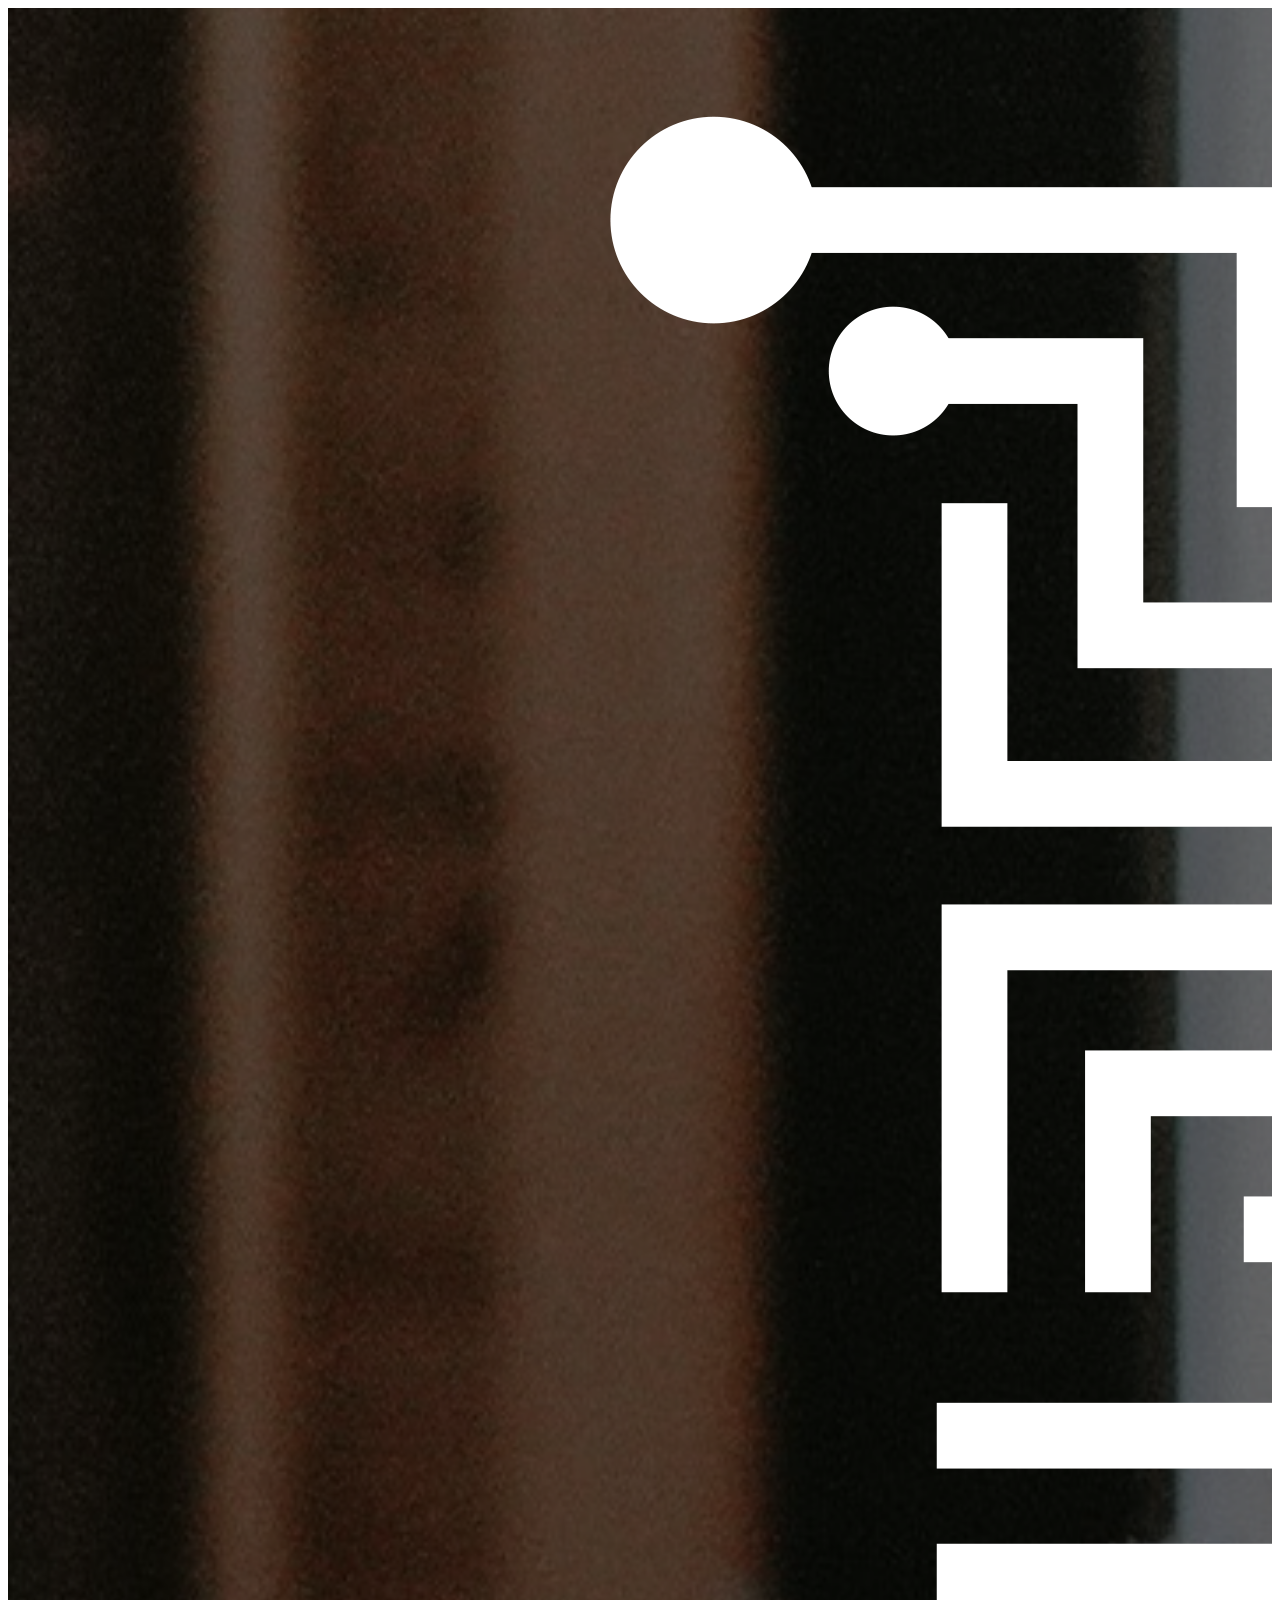
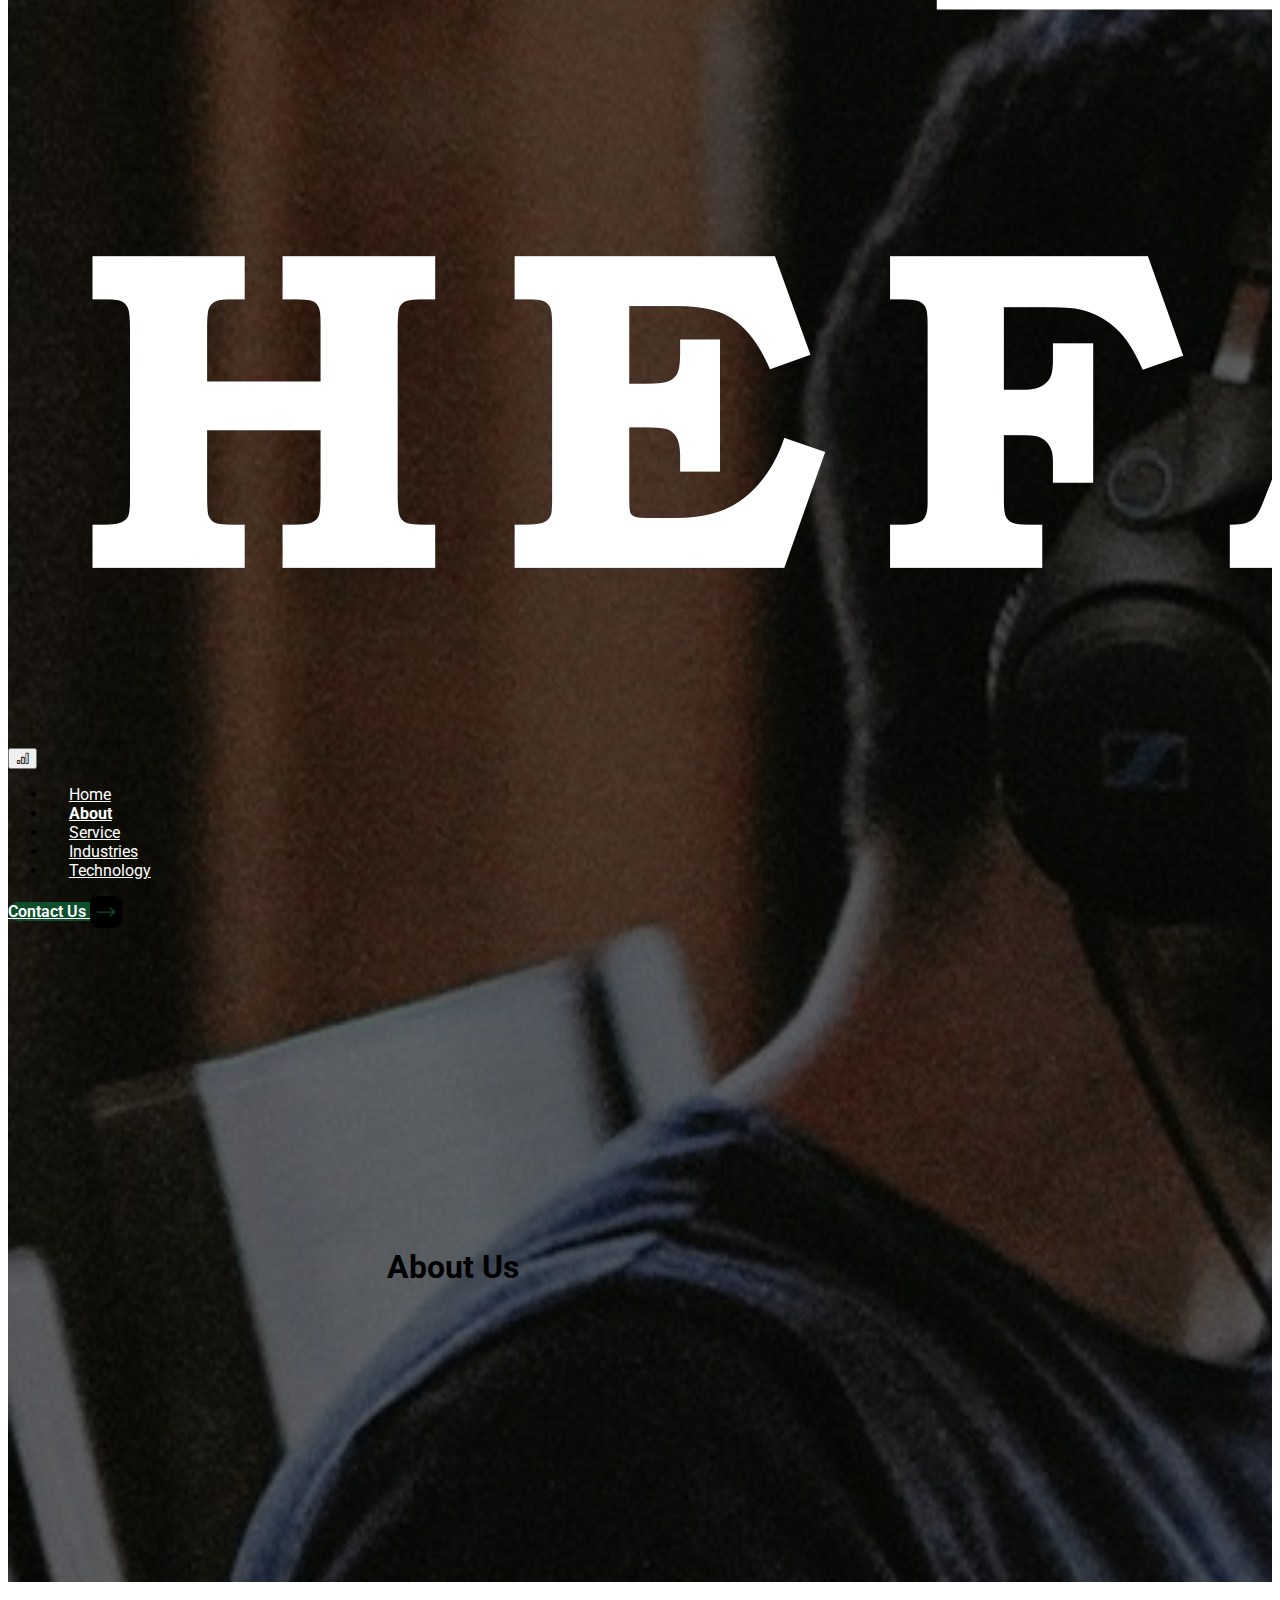
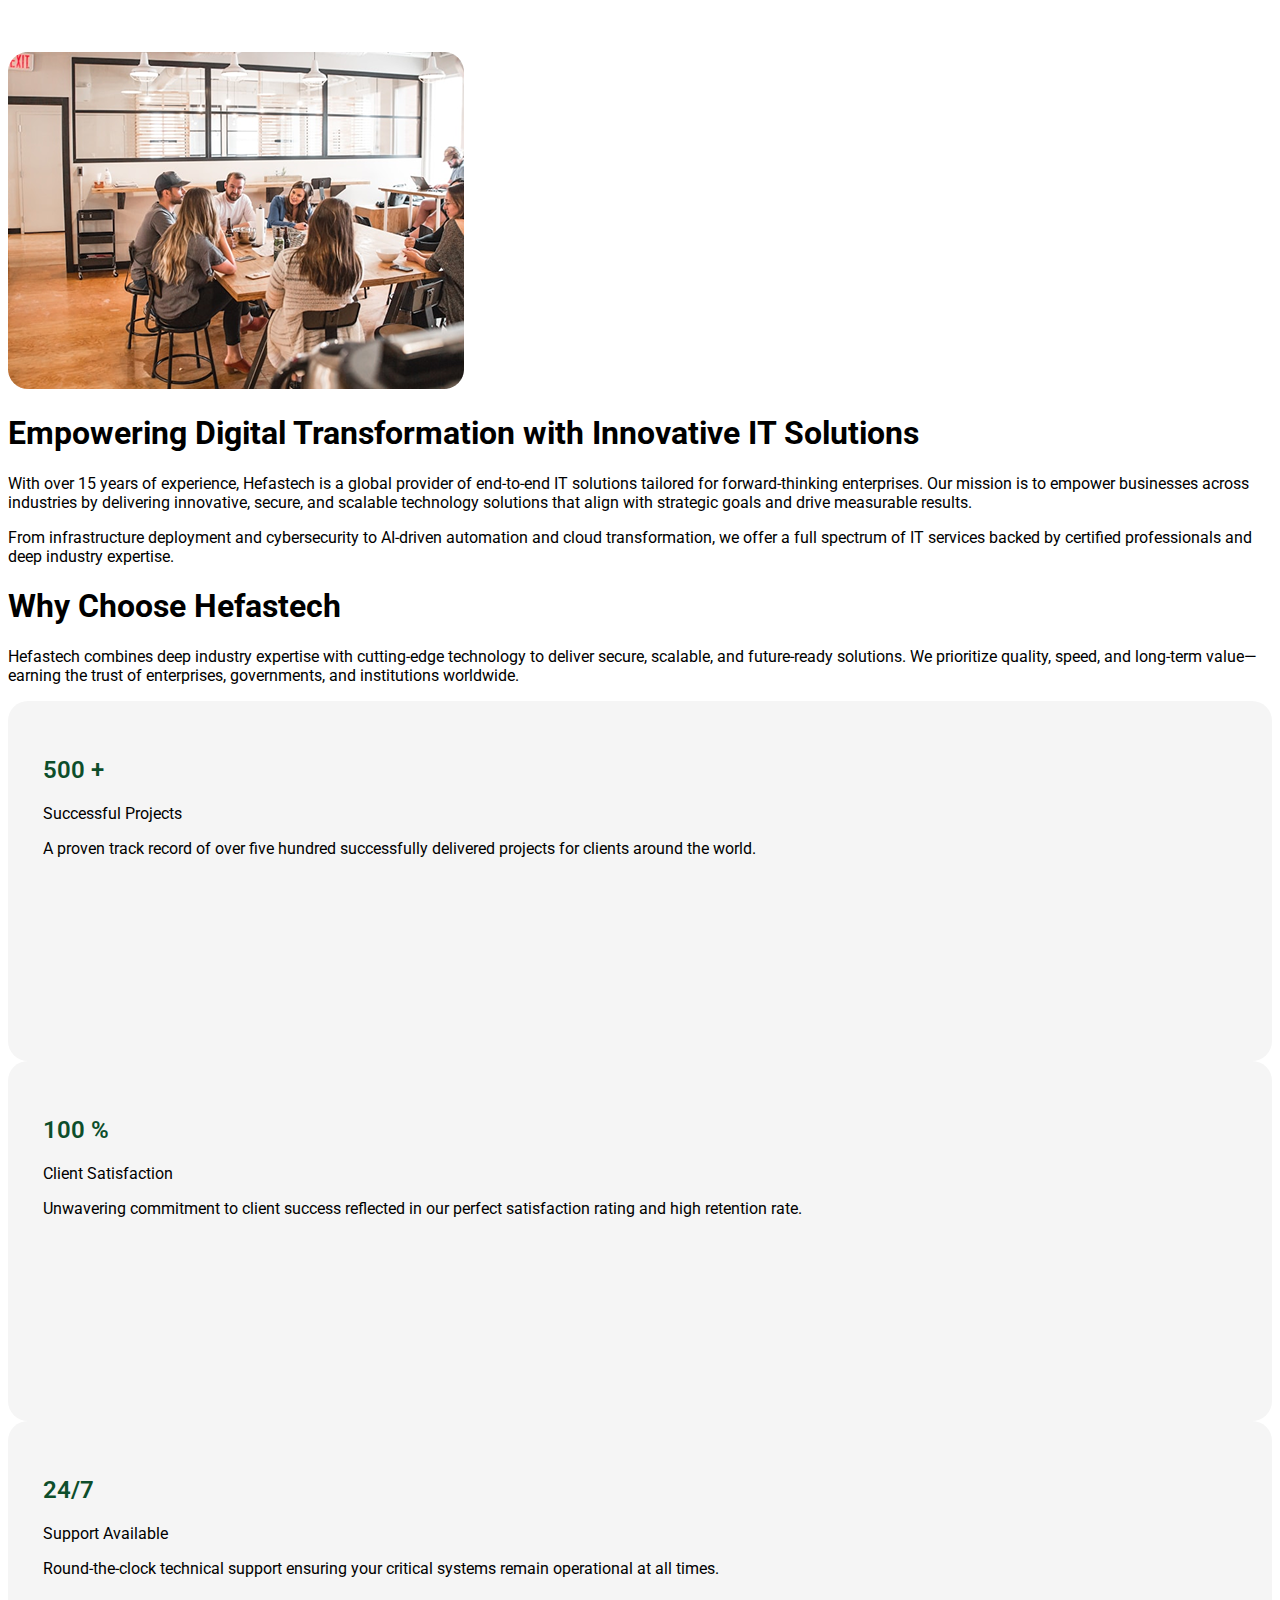
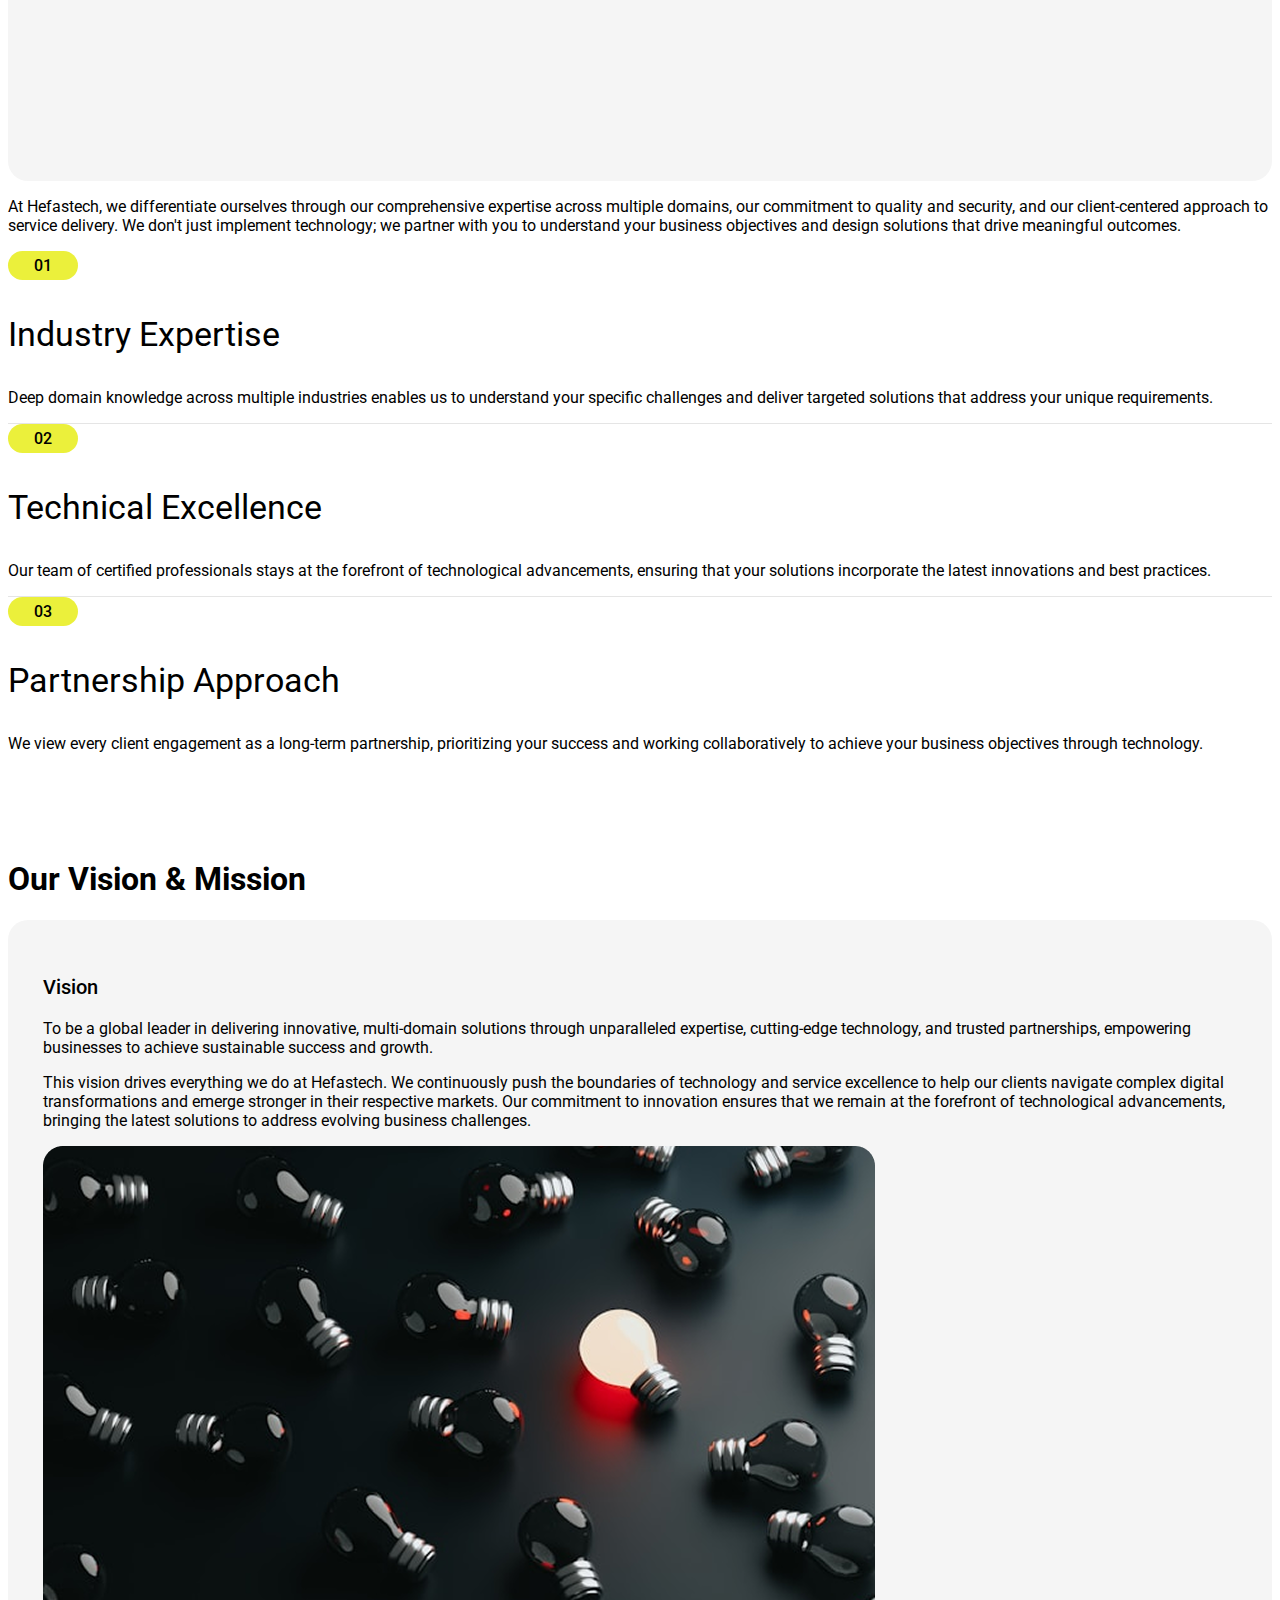
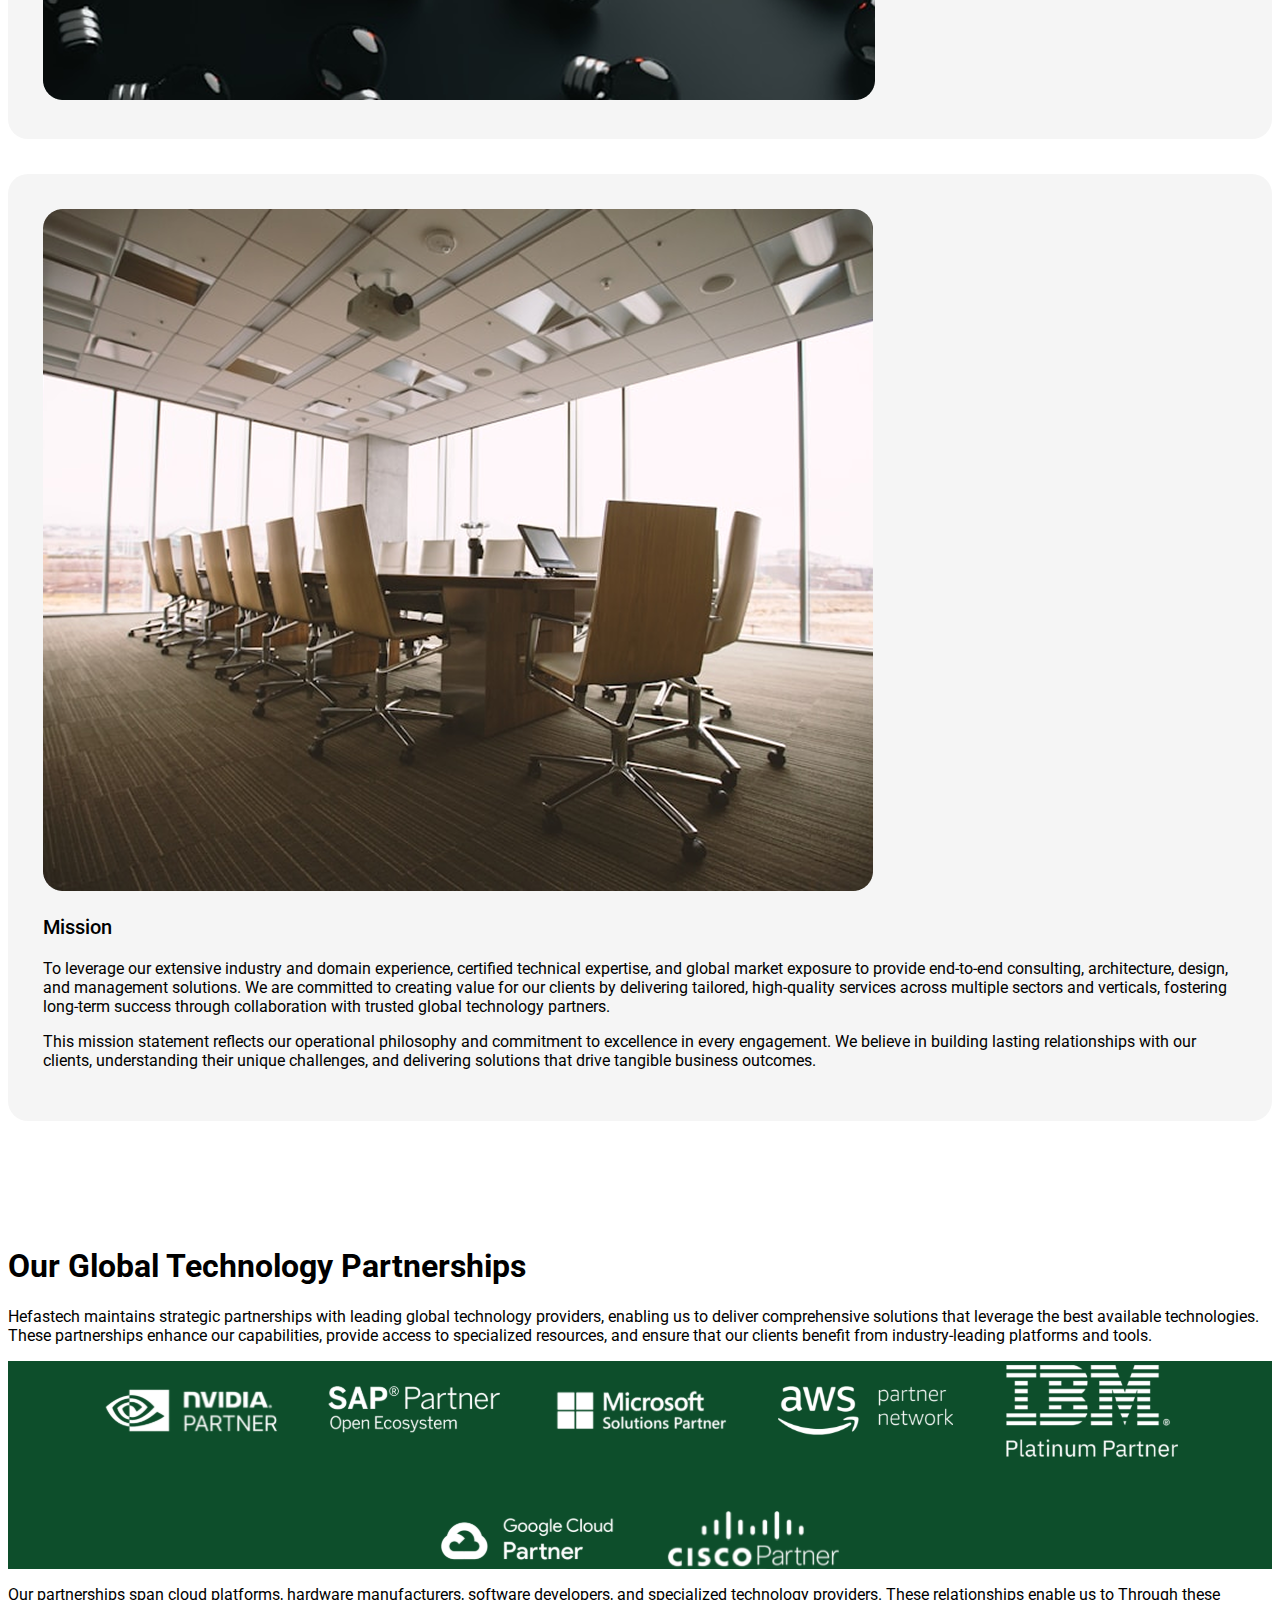
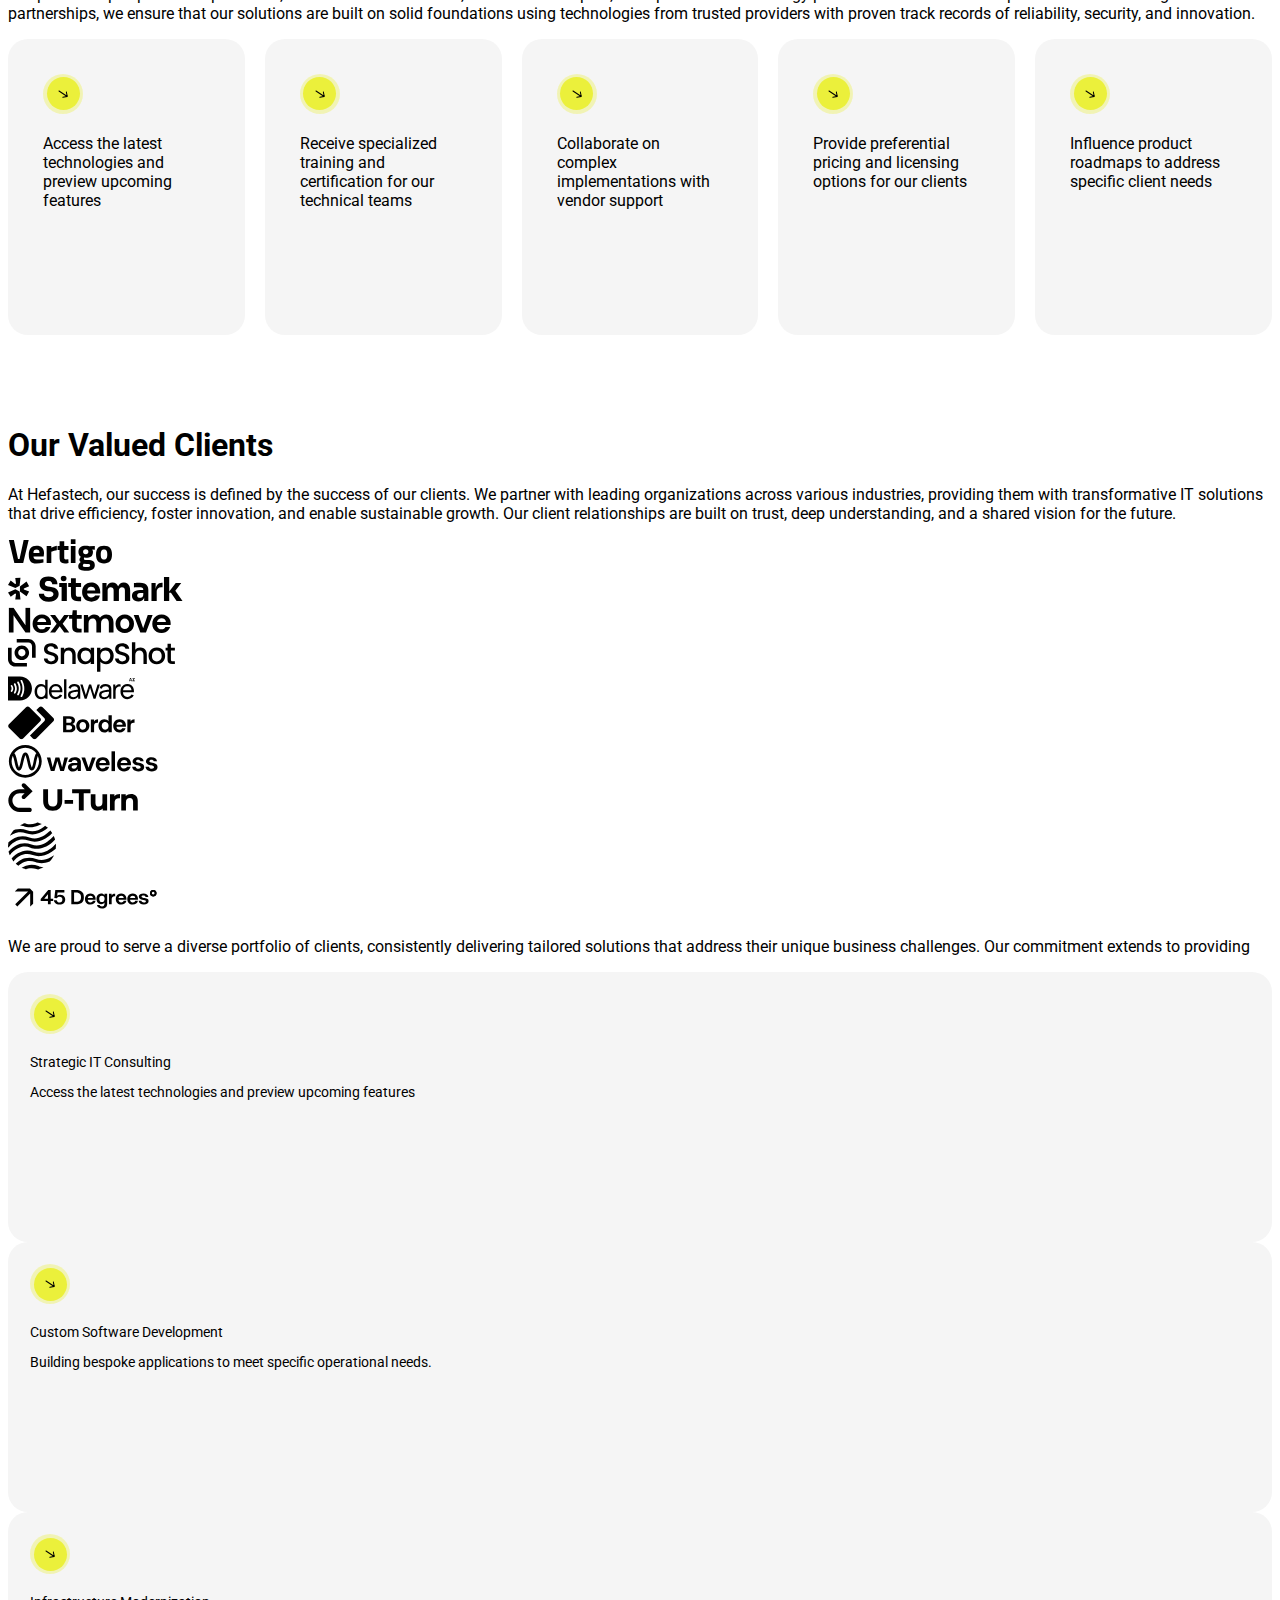
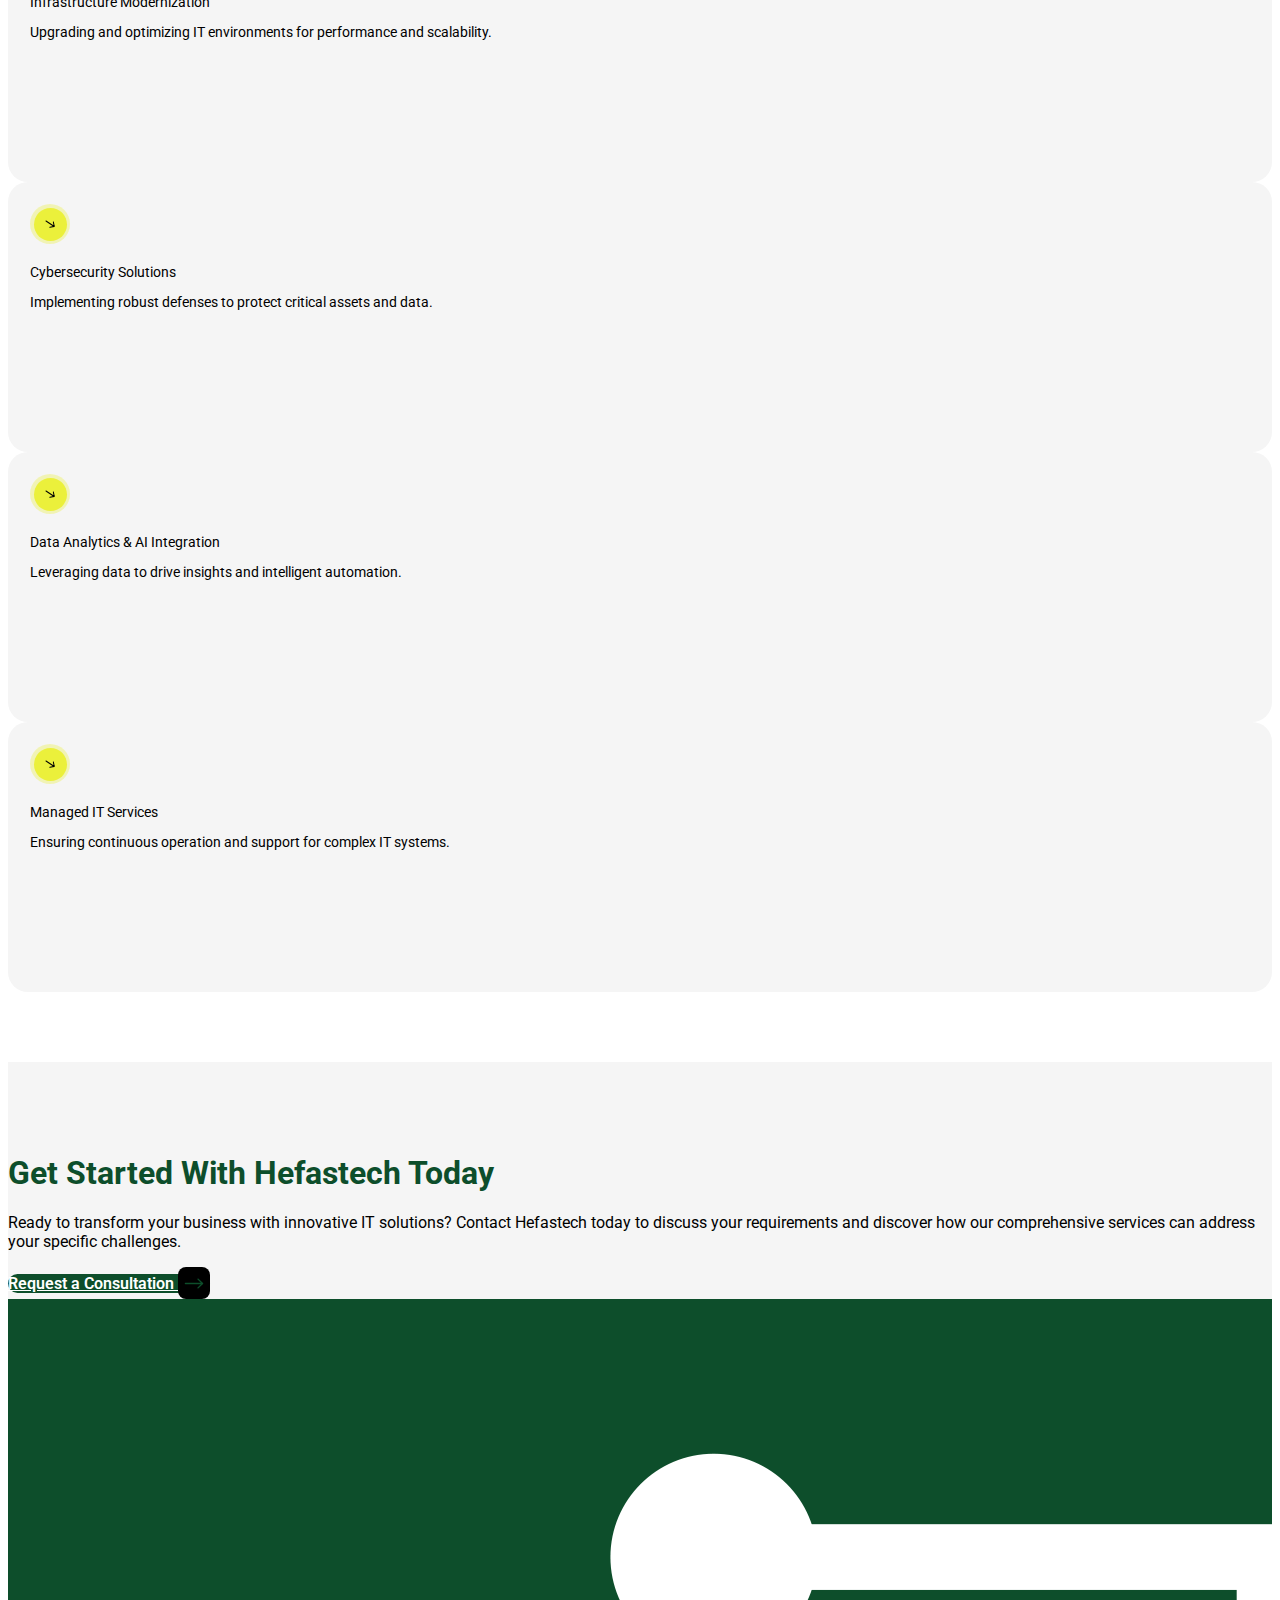
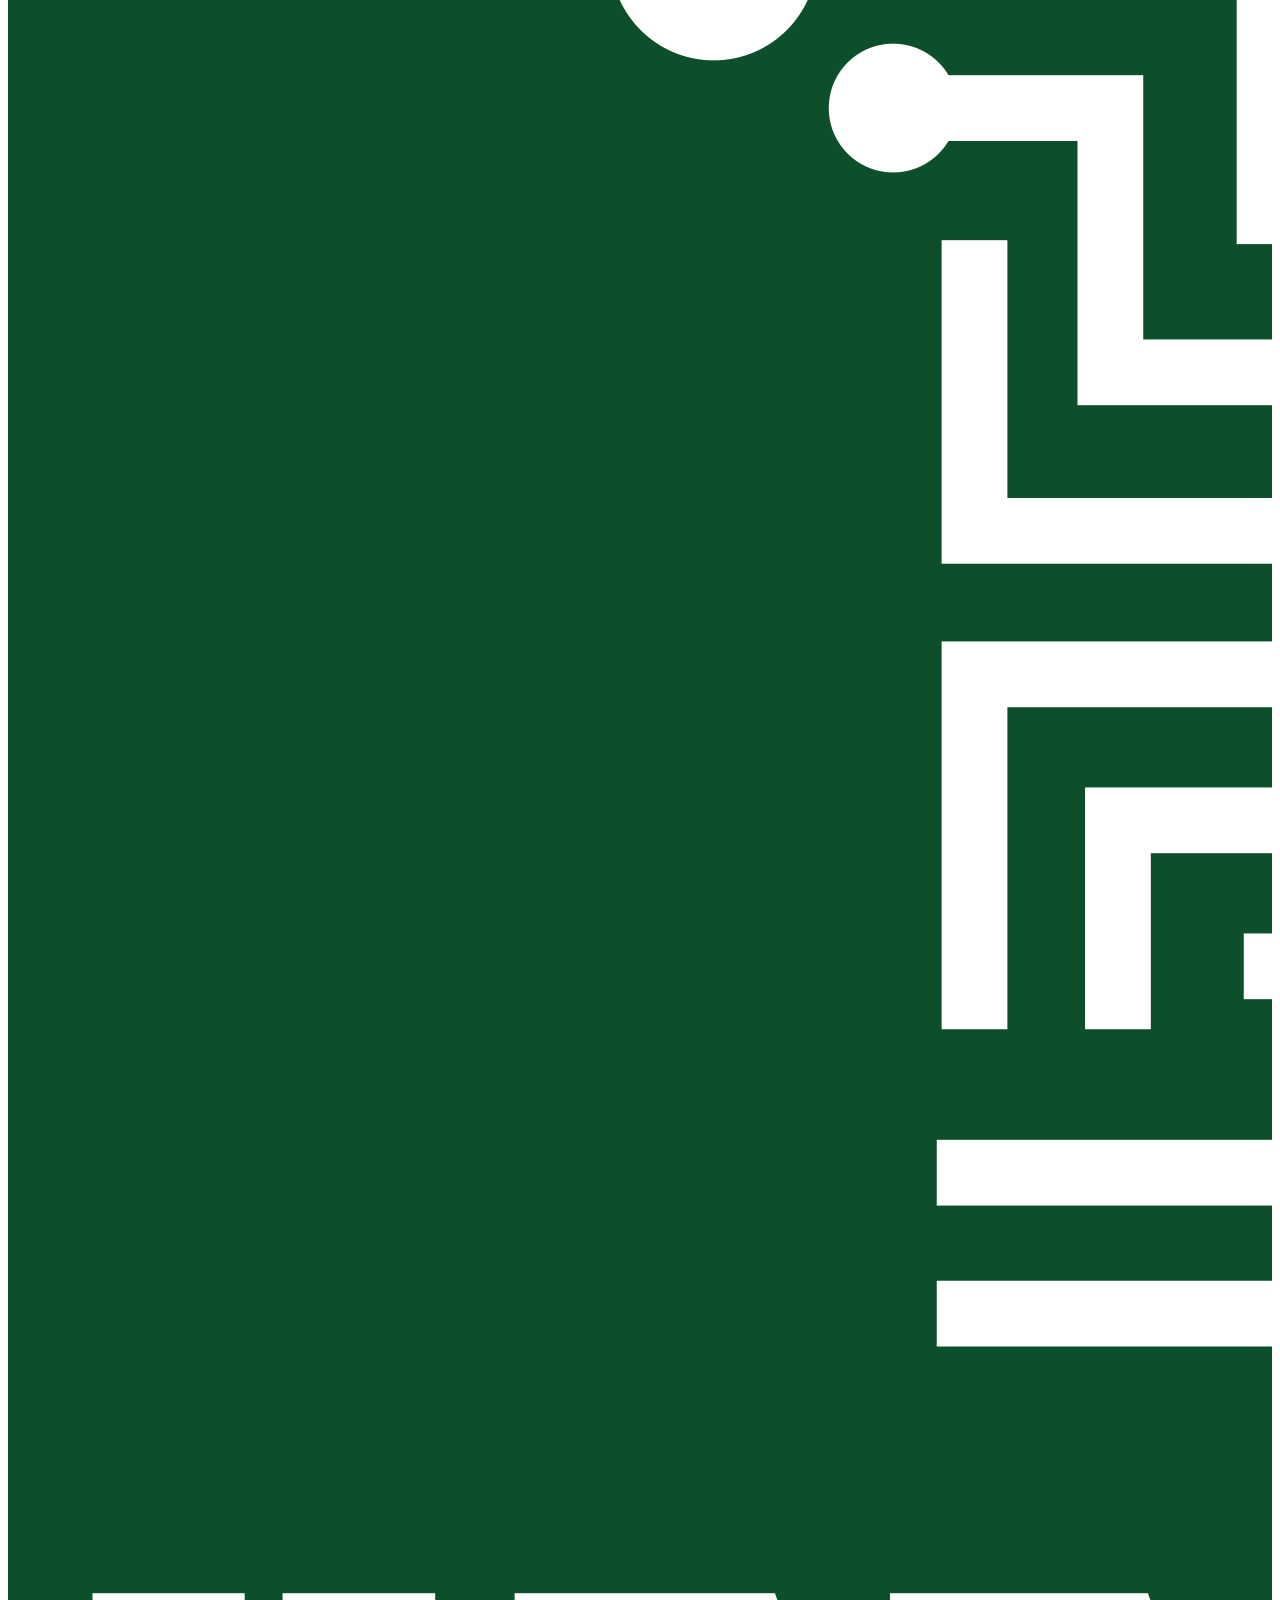
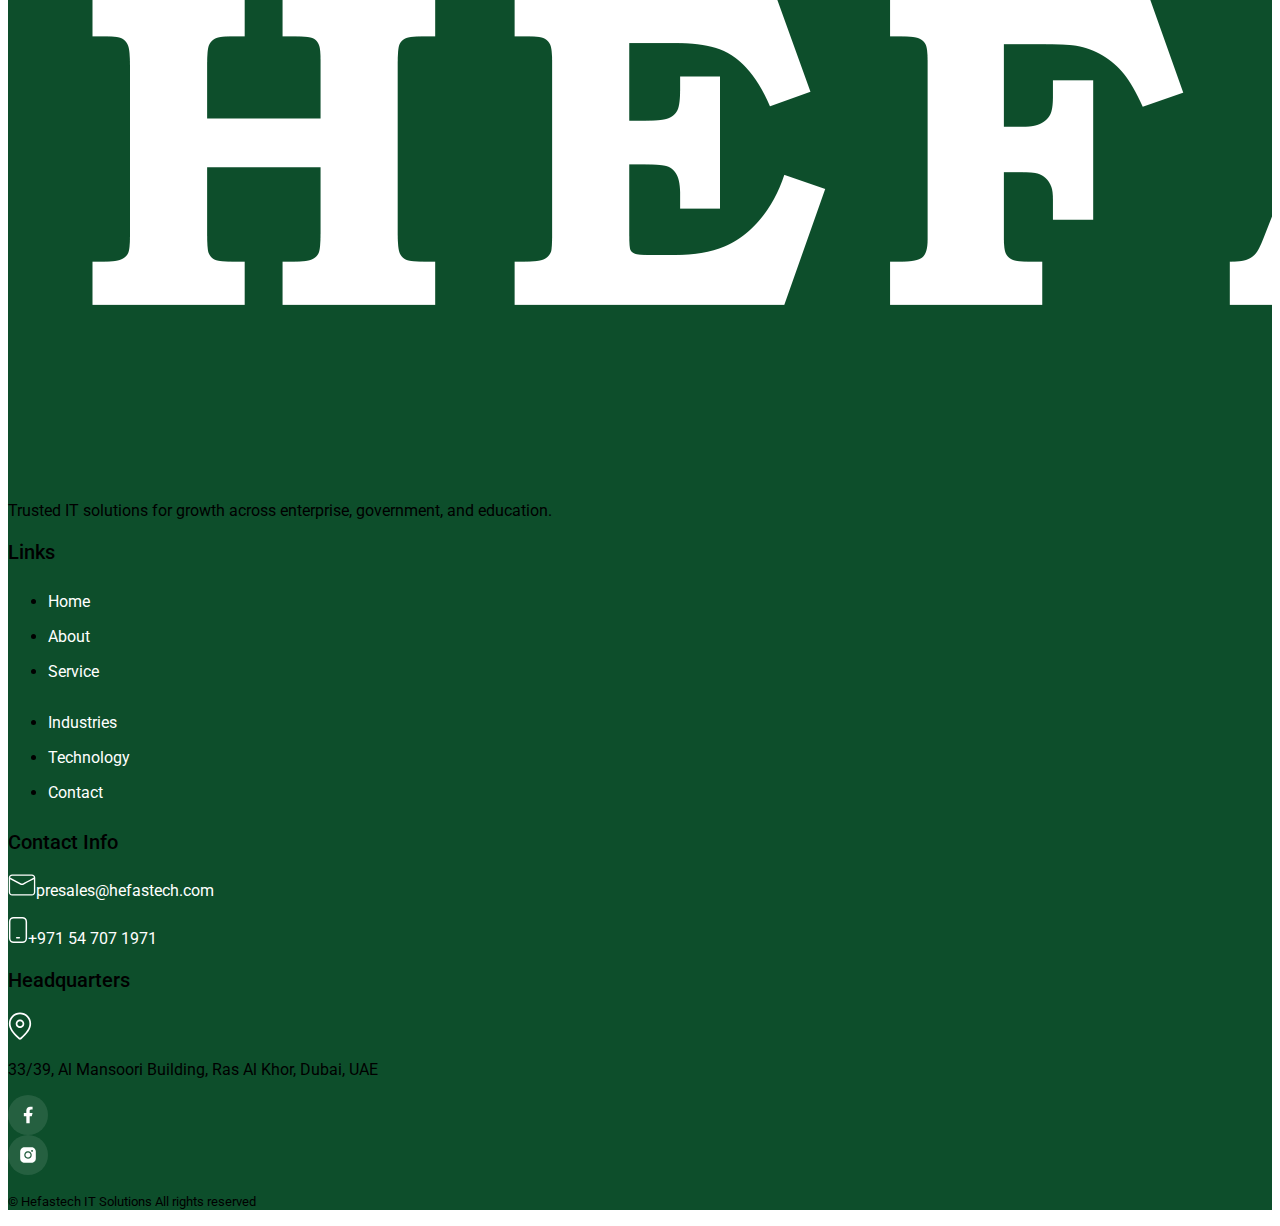
<file: aboutus.html>
<!DOCTYPE html>
<html lang="en">
   <head>
      <meta charset="utf-8" />
      <meta name="viewport" content="width=device-width, initial-scale=1" />
      <link rel="preconnect" href="https://fonts.googleapis.com" />
      <link rel="preconnect" href="https://fonts.gstatic.com" crossorigin />
      <link rel="icon" type="image/x-icon" href="/images/favicon.ico" />
      <link
         href="https://fonts.googleapis.com/css2?family=Roboto:ital,wght@0,100..900;1,100..900&display=swap"
         rel="stylesheet"
      />
      <link
         rel="stylesheet"
         href="https://cdn.jsdelivr.net/npm/bootstrap-icons@1.13.1/font/bootstrap-icons.min.css"
      />
      <link
         href="https://cdn.jsdelivr.net/npm/bootstrap@5.1.3/dist/css/bootstrap.min.css"
         rel="stylesheet"
         integrity="sha384-1BmE4kWBq78iYhFldvKuhfTAU6auU8tT94WrHftjDbrCEXSU1oBoqyl2QvZ6jIW3"
         crossorigin="anonymous"
      />
      <link rel="stylesheet" href="css/style.css" />
      <title>Hefastech</title>
   </head>
   <body>
      <div
         class="home-header"
         style="background-image: url(./images/about-banner.png)"
      >
         <nav class="navbar navbar-expand-lg navbar-light fixed-top top-menu">
            <div class="container">
               <a class="navbar-brand" href="index.html">
                  <div class="log">
                     <img src="images/logo.png" alt="logo" class="img-fluid" />
                  </div>
               </a>
               <button
                  class="navbar-toggler"
                  type="button"
                  data-bs-toggle="collapse"
                  data-bs-target="#navbarSupportedContent"
                  aria-controls="navbarSupportedContent"
                  aria-expanded="false"
                  aria-label="Toggle navigation"
               >
                  <span class="navbar-toggler-icon text-white"
                     ><i class="bi bi-bar-chart"></i
                  ></span>
               </button>
               <div
                  class="collapse navbar-collapse"
                  id="navbarSupportedContent"
               >
                  <ul class="navbar-nav mx-auto mb-2 mb-lg-0">
                     <li class="nav-item">
                        <a
                           class="nav-link"
                           aria-current="page"
                           href="index.html"
                           >Home</a
                        >
                     </li>
                     <li class="nav-item">
                        <a class="nav-link active" href="aboutus.html">About</a>
                     </li>
                     <li class="nav-item">
                        <a class="nav-link" href="services.html">Service</a>
                     </li>
                     <li class="nav-item">
                        <a class="nav-link" href="industries.html"
                           >Industries</a
                        >
                     </li>
                     <li class="nav-item">
                        <a class="nav-link" href="technology.html"
                           >Technology</a
                        >
                     </li>
                  </ul>
                  <form class="d-flex">
                     <a
                        href="contactus.html"
                        class="btn btn-theme-green"
                        type="button"
                     >
                        Contact Us
                        <span class="arrow-box-right bg-white ms-2 rotate-none">
                           <img src="images/icons/g-arrow.svg" alt="icon" />
                        </span>
                     </a>
                  </form>
               </div>
            </div>
         </nav>
         <div class="inner-header-banner py-5">
            <div class="banner-caption text-center">
               <h1
                  class="fw-bold text-white mb-0 animate__animated animate__fadeInUp"
               >
                  About Us
               </h1>
            </div>
         </div>
      </div>

      <section>
         <div class="container">
            <div class="row">
               <div class="col-lg-5 mb-4 mb-lg-0">
                  <div class="left-col-image">
                     <img
                        src="images/about-left-banner.png"
                        alt="about-left-image"
                        class="img-fluid w-100"
                     />
                  </div>
               </div>
               <div class="col-lg-7 ps-lg-5">
                  <h1 class="mb-4">
                     Empowering Digital Transformation with Innovative IT
                     Solutions
                  </h1>
                  <p>
                     With over 15 years of experience, Hefastech is a global
                     provider of end-to-end IT solutions tailored for
                     forward-thinking enterprises. Our mission is to empower
                     businesses across industries by delivering innovative,
                     secure, and scalable technology solutions that align with
                     strategic goals and drive measurable results.
                  </p>
                  <p>
                     From infrastructure deployment and cybersecurity to
                     AI-driven automation and cloud transformation, we offer a
                     full spectrum of IT services backed by certified
                     professionals and deep industry expertise.
                  </p>
               </div>
            </div>
         </div>
         <div class="container pt-5">
            <div class="row">
               <div class="col-12 text-center">
                  <h1 class="mb-5">Why Choose Hefastech</h1>
                  <p class="px-5">
                     Hefastech combines deep industry expertise with
                     cutting-edge technology to deliver secure, scalable, and
                     future-ready solutions. We prioritize quality, speed, and
                     long-term value—earning the trust of enterprises,
                     governments, and institutions worldwide.
                  </p>
               </div>
            </div>
         </div>
         <div class="container why-choose-column">
            <div class="row pt-5">
               <!-- <div class="col-lg-3">
                  <div class="bg-gray-light radius-20 card-column-content">
                     <div class="card-title-section mb-4">
                        <div class="count-title">
                           <h2 class="theme-green-text colored-title mb-2">
                              15 +
                           </h2>
                        </div>
                        <p class="fw-bold">Years Of Experinces</p>
                     </div>
                     <div class="content-body">
                        <p class="mb-0">
                           Over fifteen years of delivering exceptional IT
                           solutions across multiple industries and
                           technological domains.
                        </p>
                     </div>
                  </div>
               </div> -->
               <div class="col-lg-4">
                  <div class="bg-gray-light radius-20 card-column-content">
                     <div class="card-title-section mb-4">
                        <div class="count-title">
                           <h2 class="theme-green-text colored-title mb-2">
                              500 +
                           </h2>
                        </div>
                        <p class="fw-bold">Successful Projects</p>
                     </div>
                     <div class="content-body">
                        <p class="mb-0">
                           A proven track record of over five hundred
                           successfully delivered projects for clients around
                           the world.
                        </p>
                     </div>
                  </div>
               </div>
               <div class="col-lg-4">
                  <div class="bg-gray-light radius-20 card-column-content">
                     <div class="card-title-section mb-4">
                        <div class="count-title">
                           <h2 class="theme-green-text colored-title mb-2">
                              100 %
                           </h2>
                        </div>
                        <p class="fw-bold">Client Satisfaction</p>
                     </div>
                     <div class="content-body">
                        <p class="mb-0">
                           Unwavering commitment to client success reflected in
                           our perfect satisfaction rating and high retention
                           rate.
                        </p>
                     </div>
                  </div>
               </div>
               <div class="col-lg-4">
                  <div class="bg-gray-light radius-20 card-column-content">
                     <div class="card-title-section mb-4">
                        <div class="count-title">
                           <h2 class="theme-green-text colored-title mb-2">
                              24/7
                           </h2>
                        </div>
                        <p class="fw-bold">Support Available</p>
                     </div>
                     <div class="content-body">
                        <p class="mb-0">
                           Round-the-clock technical support ensuring your
                           critical systems remain operational at all times.
                        </p>
                     </div>
                  </div>
               </div>
               <div class="col-12 text-center pt-5">
                  <p>
                     At Hefastech, we differentiate ourselves through our
                     comprehensive expertise across multiple domains, our
                     commitment to quality and security, and our client-centered
                     approach to service delivery. We don't just implement
                     technology; we partner with you to understand your business
                     objectives and design solutions that drive meaningful
                     outcomes.
                  </p>
               </div>
            </div>
            <div class="row pt-5">
               <div class="col-lg-6 pe-lg-5">
                  <div class="heading-list-column d-flex align-items-start">
                     <span class="count-bg me-2">01</span>
                     <p class="large-title-head ms-4">Industry Expertise</p>
                  </div>
               </div>
               <div class="col-lg-6">
                  <div class="content-column-about ps-lg-5">
                     <p class="pe-lg-5">
                        Deep domain knowledge across multiple industries enables
                        us to understand your specific challenges and deliver
                        targeted solutions that address your unique
                        requirements.
                     </p>
                  </div>
               </div>
               <div class="col-12 line-bottom pb-5"></div>
            </div>
            <div class="row pt-5">
               <div class="col-lg-6 pe-lg-5">
                  <div class="heading-list-column d-flex align-items-start">
                     <span class="count-bg me-2">02</span>
                     <p class="large-title-head ms-4">Technical Excellence</p>
                  </div>
               </div>
               <div class="col-lg-6">
                  <div class="content-column-about ps-lg-5">
                     <p class="pe-lg-5">
                        Our team of certified professionals stays at the
                        forefront of technological advancements, ensuring that
                        your solutions incorporate the latest innovations and
                        best practices.
                     </p>
                  </div>
               </div>
               <div class="col-12 line-bottom pb-5"></div>
            </div>
            <div class="row pt-5">
               <div class="col-lg-6 pe-lg-5">
                  <div class="heading-list-column d-flex align-items-start">
                     <span class="count-bg me-2">03</span>
                     <p class="large-title-head ms-4">Partnership Approach</p>
                  </div>
               </div>
               <div class="col-lg-6">
                  <div class="content-column-about ps-lg-5">
                     <p class="pe-lg-5">
                        We view every client engagement as a long-term
                        partnership, prioritizing your success and working
                        collaboratively to achieve your business objectives
                        through technology.
                     </p>
                  </div>
               </div>
            </div>
         </div>
      </section>
      <section class="about-mission">
         <div class="container">
            <div class="row">
               <div class="col-12 text-center">
                  <h1 class="mb-5">Our Vision & Mission</h1>
               </div>
               <div class="col-lg-12">
                  <div class="light-bg-container bg-gray-light radius-20">
                     <div class="row mbl-reverse">
                        <div class="col-lg-7 pe-lg-5 mt-4 mt-lg-0">
                           <div class="text-container">
                              <p class="content-title">Vision</p>
                              <p>
                                 To be a global leader in delivering innovative,
                                 multi-domain solutions through unparalleled
                                 expertise, cutting-edge technology, and trusted
                                 partnerships, empowering businesses to achieve
                                 sustainable success and growth.
                              </p>
                              <p>
                                 This vision drives everything we do at
                                 Hefastech. We continuously push the boundaries
                                 of technology and service excellence to help
                                 our clients navigate complex digital
                                 transformations and emerge stronger in their
                                 respective markets. Our commitment to
                                 innovation ensures that we remain at the
                                 forefront of technological advancements,
                                 bringing the latest solutions to address
                                 evolving business challenges.
                              </p>
                           </div>
                        </div>
                        <div class="col-lg-5">
                           <div class="img-container">
                              <img
                                 src="images/mission.png"
                                 alt="vision"
                                 class="img-fluid"
                              />
                           </div>
                        </div>
                     </div>
                  </div>
                  <div class="light-bg-container bg-gray-light radius-20">
                     <div class="row">
                        <div class="col-lg-5 pe-lg-5">
                           <div class="img-container">
                              <img
                                 src="images/vision.png"
                                 alt="mission"
                                 class="img-fluid"
                              />
                           </div>
                        </div>
                        <div class="col-lg-7 mt-4 mt-lg-0">
                           <div class="text-container">
                              <p class="content-title">Mission</p>
                              <p>
                                 To leverage our extensive industry and domain
                                 experience, certified technical expertise, and
                                 global market exposure to provide end-to-end
                                 consulting, architecture, design, and
                                 management solutions. We are committed to
                                 creating value for our clients by delivering
                                 tailored, high-quality services across multiple
                                 sectors and verticals, fostering long-term
                                 success through collaboration with trusted
                                 global technology partners.
                              </p>
                              <p>
                                 This mission statement reflects our operational
                                 philosophy and commitment to excellence in
                                 every engagement. We believe in building
                                 lasting relationships with our clients,
                                 understanding their unique challenges, and
                                 delivering solutions that drive tangible
                                 business outcomes.
                              </p>
                           </div>
                        </div>
                     </div>
                  </div>
               </div>
            </div>
         </div>
      </section>
      <section class="security-services">
         <div class="container">
            <div class="row">
               <div class="col-12 text-center">
                  <h1 class="mb-5">Our Global Technology Partnerships</h1>
                  <p class="px-5">
                     Hefastech maintains strategic partnerships with leading
                     global technology providers, enabling us to deliver
                     comprehensive solutions that leverage the best available
                     technologies. These partnerships enhance our capabilities,
                     provide access to specialized resources, and ensure that
                     our clients benefit from industry-leading platforms and
                     tools.
                  </p>
               </div>
            </div>
         </div>
         <div class="security-partners theme-green-bg py-5 my-5">
            <div class="container">
               <div class="row">
                  <div class="col-lg-12">
                     <div class="partners">
                        <img src="images/icons/part-1.svg" alt="partners" />
                        <img src="images/icons/part-2.svg" alt="partners" />
                        <img src="images/icons/part-3.svg" alt="partners" />
                        <img src="images/icons/part-4.svg" alt="partners" />
                        <img src="images/icons/part-5.svg" alt="partners" />
                        <img src="images/icons/part-6.svg" alt="partners" />
                        <img src="images/icons/part-7.svg" alt="partners" />
                     </div>
                  </div>
               </div>
            </div>
         </div>
         <div class="container">
            <div class="row">
               <div class="col-lg-12">
                  <div class="col-lg-12 text-center">
                     <p class="px-5">
                        Our partnerships span cloud platforms, hardware
                        manufacturers, software developers, and specialized
                        technology providers. These relationships enable us to
                        Through these partnerships, we ensure that our solutions
                        are built on solid foundations using technologies from
                        trusted providers with proven track records of
                        reliability, security, and innovation.
                     </p>
                  </div>
               </div>
            </div>
         </div>
         <div class="container light-bg-small-column five-column-about">
            <div class="mt-5">
               <div class="grid-section">
                  <div class="grid-item">
                     <div class="bg-gray-light radius-20 card-column-content">
                        <div class="round-icon-small">
                           <div class="round-icon-cover">
                              <div class="round-icon">
                                 <img
                                    src="images/icons/arrow-down-small.svg"
                                    alt="Cybersecurity Solutions"
                                 />
                              </div>
                           </div>
                           <div class="icon-column-body">
                              <div class="icon-column-content">
                                 <p class="mb-0">
                                    Access the latest technologies and preview
                                    upcoming features
                                 </p>
                              </div>
                           </div>
                        </div>
                     </div>
                  </div>
                  <div class="grid-item">
                     <div class="bg-gray-light radius-20 card-column-content">
                        <div class="round-icon-small">
                           <div class="round-icon-cover">
                              <div class="round-icon">
                                 <img
                                    src="images/icons/arrow-down-small.svg"
                                    alt="Digital ID Solutions"
                                 />
                              </div>
                           </div>
                           <div class="icon-column-body">
                              <div class="icon-column-content">
                                 <p class="mb-0">
                                    Receive specialized training and
                                    certification for our technical teams
                                 </p>
                              </div>
                           </div>
                        </div>
                     </div>
                  </div>
                  <div class="grid-item">
                     <div class="bg-gray-light radius-20 card-column-content">
                        <div class="round-icon-small">
                           <div class="round-icon-cover">
                              <div class="round-icon">
                                 <img
                                    src="images/icons/arrow-down-small.svg"
                                    alt="Physical Security Solutions"
                                 />
                              </div>
                           </div>
                           <div class="icon-column-body">
                              <div class="icon-column-content">
                                 <p class="mb-0">
                                    Collaborate on complex implementations with
                                    vendor support
                                 </p>
                              </div>
                           </div>
                        </div>
                     </div>
                  </div>
                  <div class="grid-item">
                     <div class="bg-gray-light radius-20 card-column-content">
                        <div class="round-icon-small">
                           <div class="round-icon-cover">
                              <div class="round-icon">
                                 <img
                                    src="images/icons/arrow-down-small.svg"
                                    alt="Physical Security Solutions"
                                 />
                              </div>
                           </div>
                           <div class="icon-column-body">
                              <div class="icon-column-content">
                                 <p class="mb-0">
                                    Provide preferential pricing and licensing
                                    options for our clients
                                 </p>
                              </div>
                           </div>
                        </div>
                     </div>
                  </div>
                  <div class="grid-item">
                     <div class="bg-gray-light radius-20 card-column-content">
                        <div class="round-icon-small">
                           <div class="round-icon-cover">
                              <div class="round-icon">
                                 <img
                                    src="images/icons/arrow-down-small.svg"
                                    alt="Physical Security Solutions"
                                 />
                              </div>
                           </div>
                           <div class="icon-column-body">
                              <div class="icon-column-content">
                                 <p class="mb-0">
                                    Influence product roadmaps to address
                                    specific client needs
                                 </p>
                              </div>
                           </div>
                        </div>
                     </div>
                  </div>
               </div>
            </div>
         </div>
      </section>
      <section class="valued-clients section-bottom-padd">
         <div class="container">
            <div class="row">
               <div class="col-12 text-center">
                  <h1 class="mb-5">Our Valued Clients</h1>
               </div>
               <div class="col text-center px-5">
                  <p>
                     At Hefastech, our success is defined by the success of our
                     clients. We partner with leading organizations across
                     various industries, providing them with transformative IT
                     solutions that drive efficiency, foster innovation, and
                     enable sustainable growth. Our client relationships are
                     built on trust, deep understanding, and a shared vision for
                     the future.
                  </p>
               </div>
               <div class="d-grid gap-5 text-center client-logos-grid py-5">
                  <div class="client-logos">
                     <img src="images/icons/vertigo.svg" alt="Vertigo" />
                  </div>
                  <div class="client-logos">
                     <img src="images/icons/sitemark.svg" alt="Sitemark" />
                  </div>
                  <div class="client-logos">
                     <img src="images/icons/next-move.svg" alt="Next Move" />
                  </div>
                  <div class="client-logos">
                     <img src="images/icons/snapshot.svg" alt="snapshot" />
                  </div>
                  <div class="client-logos">
                     <img src="images/icons/delaware.svg" alt="Delaware" />
                  </div>
                  <div class="client-logos">
                     <img src="images/icons/border.svg" alt="Border" />
                  </div>
                  <div class="client-logos">
                     <img src="images/icons/waveless.svg" alt="Waveless" />
                  </div>
                  <div class="client-logos">
                     <img src="images/icons/u-turn.svg" alt="U-Turn" />
                  </div>
                  <div class="client-logos">
                     <img src="images/icons/client-logo.svg" alt="Logo" />
                  </div>
                  <div class="client-logos">
                     <img src="images/icons/45-degrees.svg" alt="45-degrees" />
                  </div>
               </div>
               <div class="col px-5 text-center">
                  <p>
                     We are proud to serve a diverse portfolio of clients,
                     consistently delivering tailored solutions that address
                     their unique business challenges. Our commitment extends to
                     providing
                  </p>
               </div>
               <div class="container light-bg-small-column">
                  <div class="row mt-5 cols-listing-wrap">
                     <div class="col">
                        <div
                           class="bg-gray-light radius-20 card-column-content"
                        >
                           <div class="round-icon-small">
                              <div class="round-icon-cover">
                                 <div class="round-icon">
                                    <img
                                       src="images/icons/arrow-down-small.svg"
                                       alt="Cybersecurity Solutions"
                                    />
                                 </div>
                              </div>
                              <div class="icon-column-body">
                                 <div class="icon-column-content">
                                    <p class="fw-bold">
                                       Strategic IT Consulting
                                    </p>
                                    <p class="mb-0">
                                       Access the latest technologies and
                                       preview upcoming features
                                    </p>
                                 </div>
                              </div>
                           </div>
                        </div>
                     </div>
                     <div class="col">
                        <div
                           class="bg-gray-light radius-20 card-column-content"
                        >
                           <div class="round-icon-small">
                              <div class="round-icon-cover">
                                 <div class="round-icon">
                                    <img
                                       src="images/icons/arrow-down-small.svg"
                                       alt="Digital ID Solutions"
                                    />
                                 </div>
                              </div>
                              <div class="icon-column-body">
                                 <div class="icon-column-content">
                                    <p class="fw-bold">
                                       Custom Software Development
                                    </p>
                                    <p class="mb-0">
                                       Building bespoke applications to meet
                                       specific operational needs.
                                    </p>
                                 </div>
                              </div>
                           </div>
                        </div>
                     </div>
                     <div class="col">
                        <div
                           class="bg-gray-light radius-20 card-column-content"
                        >
                           <div class="round-icon-small">
                              <div class="round-icon-cover">
                                 <div class="round-icon">
                                    <img
                                       src="images/icons/arrow-down-small.svg"
                                       alt="Physical Security Solutions"
                                    />
                                 </div>
                              </div>
                              <div class="icon-column-body">
                                 <div class="icon-column-content">
                                    <p class="fw-bold">
                                       Infrastructure Modernization
                                    </p>
                                    <p class="mb-0">
                                       Upgrading and optimizing IT environments
                                       for performance and scalability.
                                    </p>
                                 </div>
                              </div>
                           </div>
                        </div>
                     </div>
                     <div class="col">
                        <div
                           class="bg-gray-light radius-20 card-column-content"
                        >
                           <div class="round-icon-small">
                              <div class="round-icon-cover">
                                 <div class="round-icon">
                                    <img
                                       src="images/icons/arrow-down-small.svg"
                                       alt="Physical Security Solutions"
                                    />
                                 </div>
                              </div>
                              <div class="icon-column-body">
                                 <div class="icon-column-content">
                                    <p class="fw-bold">
                                       Cybersecurity Solutions
                                    </p>
                                    <p class="mb-0">
                                       Implementing robust defenses to protect
                                       critical assets and data.
                                    </p>
                                 </div>
                              </div>
                           </div>
                        </div>
                     </div>
                     <div class="col">
                        <div
                           class="bg-gray-light radius-20 card-column-content"
                        >
                           <div class="round-icon-small">
                              <div class="round-icon-cover">
                                 <div class="round-icon">
                                    <img
                                       src="images/icons/arrow-down-small.svg"
                                       alt="Physical Security Solutions"
                                    />
                                 </div>
                              </div>
                              <div class="icon-column-body">
                                 <div class="icon-column-content">
                                    <p class="fw-bold">
                                       Data Analytics & AI Integration
                                    </p>
                                    <p class="mb-0">
                                       Leveraging data to drive insights and
                                       intelligent automation.
                                    </p>
                                 </div>
                              </div>
                           </div>
                        </div>
                     </div>
                     <div class="col">
                        <div
                           class="bg-gray-light radius-20 card-column-content"
                        >
                           <div class="round-icon-small">
                              <div class="round-icon-cover">
                                 <div class="round-icon">
                                    <img
                                       src="images/icons/arrow-down-small.svg"
                                       alt="Physical Security Solutions"
                                    />
                                 </div>
                              </div>
                              <div class="icon-column-body">
                                 <div class="icon-column-content">
                                    <p class="fw-bold">Managed IT Services</p>
                                    <p class="mb-0">
                                       Ensuring continuous operation and support
                                       for complex IT systems.
                                    </p>
                                 </div>
                              </div>
                           </div>
                        </div>
                     </div>
                  </div>
               </div>
            </div>
         </div>
      </section>

      <section class="bg-gray-light py-5">
         <div class="container text-center">
            <h1 class="theme-green-text">Get Started With Hefastech Today</h1>
            <p class="py-4 px-lg-5 mb-0">
               Ready to transform your business with innovative IT solutions?
               Contact Hefastech today to discuss your requirements and discover
               how our comprehensive services can address your specific
               challenges.
            </p>
            <div class="get-start-btns">
               <a href="contactus.html" class="btn btn-theme-green me-lg-3">
                  Request a Consultation
                  <span class="arrow-box-right bg-white rotate-none ms-2">
                     <img src="images/icons/g-arrow.svg" alt="icon" />
                  </span>
               </a>
               <!-- <a
                  href="./pdf/brochure.pdf"
                  class="btn btn-theme-yellow"
                  download="brochure.pdf"
               >
                  Download Brochure
                  <span class="arrow-box-right ms-2 rotate-none">
                     <img src="images/icons/y-arrow.svg" alt="icon" />
                  </span>
               </a> -->
            </div>
         </div>
      </section>
      <section class="footer theme-green-bg pt-5 pb-3">
         <div class="container">
            <div class="row">
               <div class="col-lg-3">
                  <div class="footer-logo-section">
                     <div class="footerlogo">
                        <img
                           src="images/logo.png"
                           alt="Logo"
                           class="img-fluid"
                        />
                     </div>
                     <p class="text-white mt-4">
                        Trusted IT solutions for growth across enterprise,
                        government, and education.
                     </p>
                  </div>
               </div>
               <div class="col-lg-3">
                  <div class="footer-title">
                     <p class="content-title text-white">Links</p>
                  </div>
                  <div class="footer-menu d-flex gap-5 text-white">
                     <ul class="list-unstyled">
                        <li><a href="index.html">Home</a></li>
                        <li><a href="aboutus.html">About</a></li>
                        <li><a href="services.html">Service</a></li>
                     </ul>
                     <ul class="list-unstyled">
                        <li><a href="industries.html">Industries</a></li>
                        <li><a href="technology.html">Technology</a></li>
                        <li><a href="contactus.html">Contact</a></li>
                     </ul>
                  </div>
               </div>
               <div class="col-lg-3">
                  <div class="footer-title">
                     <p class="content-title text-white">Contact Info</p>
                  </div>
                  <div class="contact-info">
                     <p class="text-white mb-4">
                        <span class="pe-3"
                           ><img
                              src="images/icons/email.svg"
                              alt="Email" /></span
                        ><a href="mailto:presales@hefastech.com"
                           >presales@hefastech.com
                        </a>
                     </p>
                     <p class="text-white">
                        <span class="pe-3"
                           ><img
                              src="images/icons/phone.svg"
                              alt="Phone" /></span
                        ><a href="tel:+971547071971">+971 54 707 1971 </a>
                     </p>
                  </div>
               </div>
               <div class="col-lg-3">
                  <div class="footer-title">
                     <p class="content-title text-white">Headquarters</p>
                  </div>
                  <div class="d-flex locations text-white">
                     <span class="pe-3"
                        ><img src="images/icons/locations.svg" alt="Location"
                     /></span>
                     <p>33/39, Al Mansoori Building, Ras Al Khor, Dubai, UAE</p>
                  </div>
               </div>
               <div class="col-12 pt-4">
                  <div class="social-icons d-flex gap-3">
                     <a href="#" target="_blank"
                        ><span class="icon-bg">
                           <img
                              src="images/icons/facebook.svg"
                              alt="Facebook"
                           /> </span
                     ></a>
                     <a
                        href="https://www.instagram.com/hefastech/ "
                        target="_blank"
                        ><span class="icon-bg">
                           <img
                              src="images/icons/instagram.svg"
                              alt="Instagram"
                           /> </span
                     ></a>
                     <!-- <span class="icon-bg">
                        <img src="images/icons/twitter.svg" alt="Twitter" />
                     </span>
                     <span class="icon-bg">
                        <img src="images/icons/in.svg" alt="LinkedIn" />
                     </span> -->
                  </div>
               </div>
               <div class="copyright text-center text-white pt-4">
                  <p class="mb-0">
                     <small
                        >&copy; Hefastech IT Solutions All rights
                        reserved</small
                     >
                  </p>
               </div>
            </div>
         </div>
      </section>
      <script
         src="https://cdn.jsdelivr.net/npm/bootstrap@5.1.3/dist/js/bootstrap.bundle.min.js"
         integrity="sha384-ka7Sk0Gln4gmtz2MlQnikT1wXgYsOg+OMhuP+IlRH9sENBO0LRn5q+8nbTov4+1p"
         crossorigin="anonymous"
      ></script>
      <script src="js/main.js"></script>

      <!-- Option 2: Separate Popper and Bootstrap JS -->
      <!--
    <script src="https://cdn.jsdelivr.net/npm/@popperjs/core@2.10.2/dist/umd/popper.min.js" integrity="sha384-7+zCNj/IqJ95wo16oMtfsKbZ9ccEh31eOz1HGyDuCQ6wgnyJNSYdrPa03rtR1zdB" crossorigin="anonymous"></script>
    <script src="https://cdn.jsdelivr.net/npm/bootstrap@5.1.3/dist/js/bootstrap.min.js" integrity="sha384-QJHtvGhmr9XOIpI6YVutG+2QOK9T+ZnN4kzFN1RtK3zEFEIsxhlmWl5/YESvpZ13" crossorigin="anonymous"></script>
    -->
   </body>
</html>
</file>
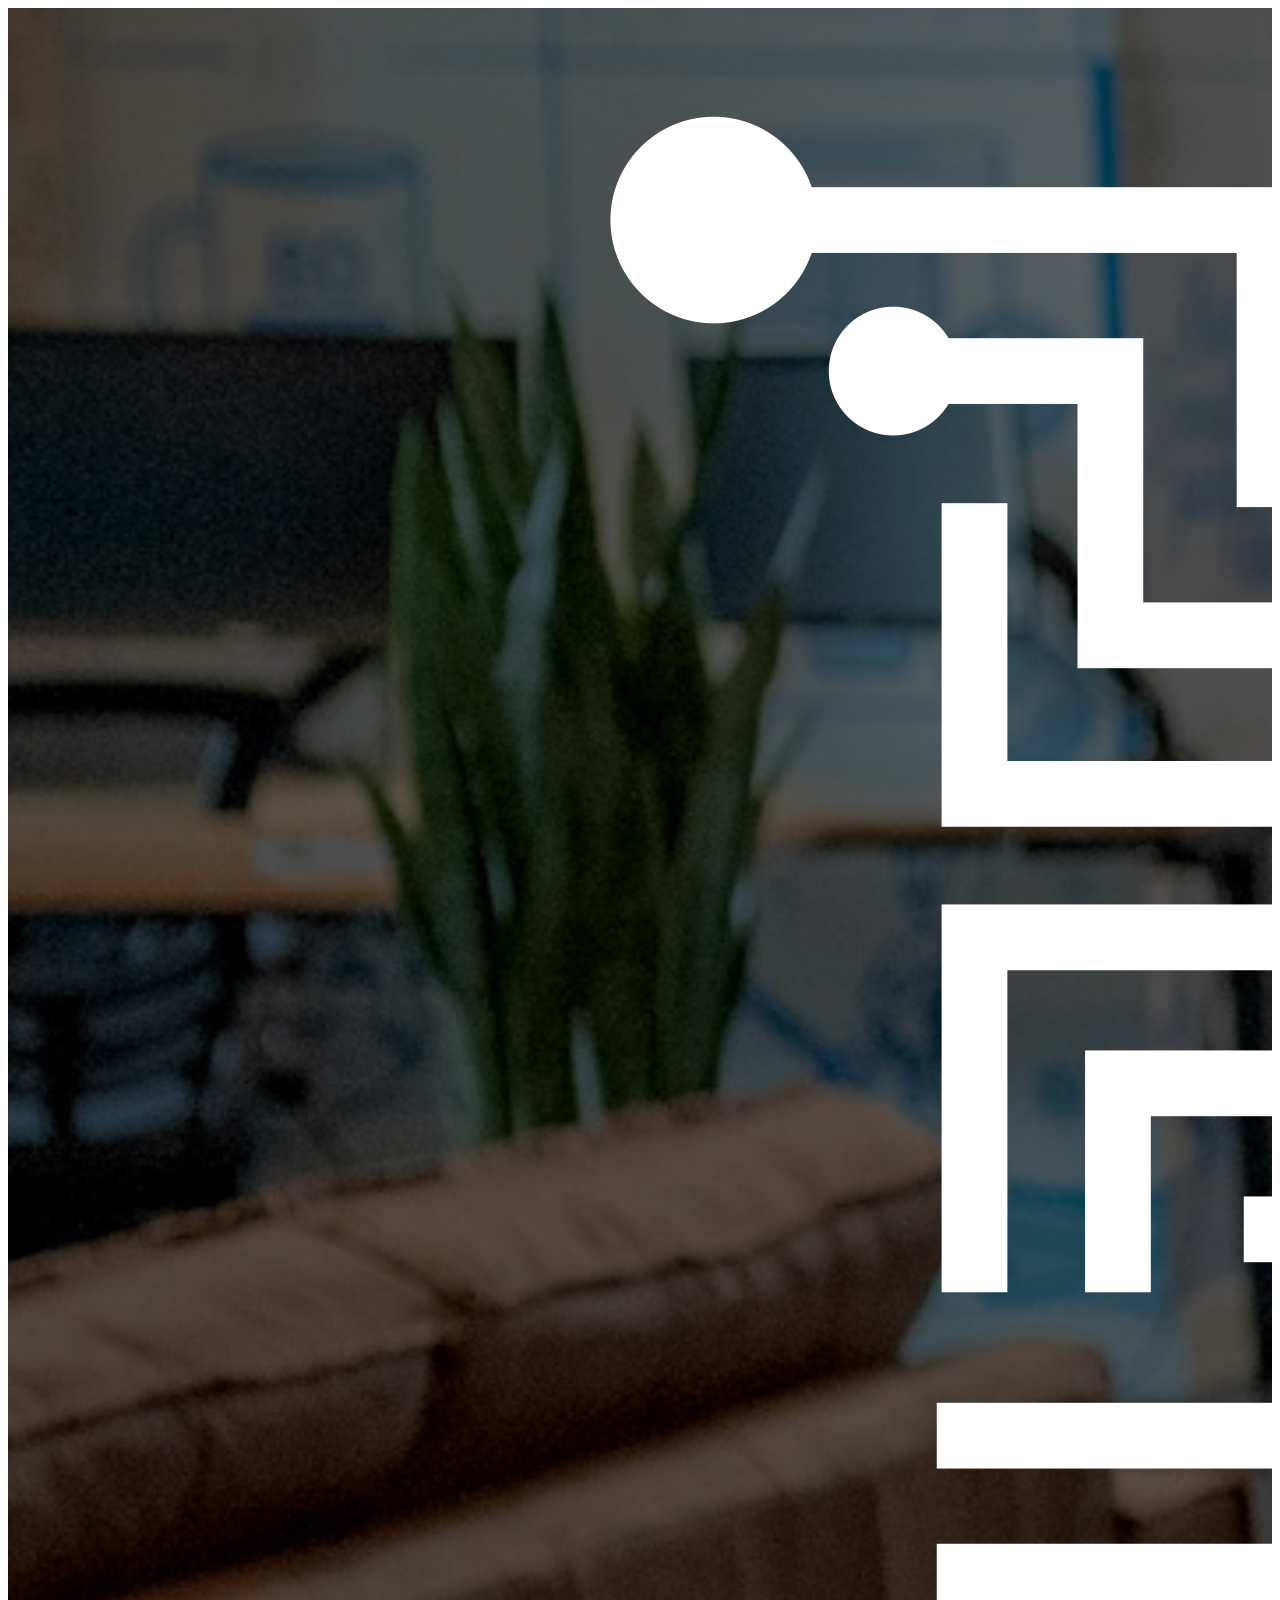
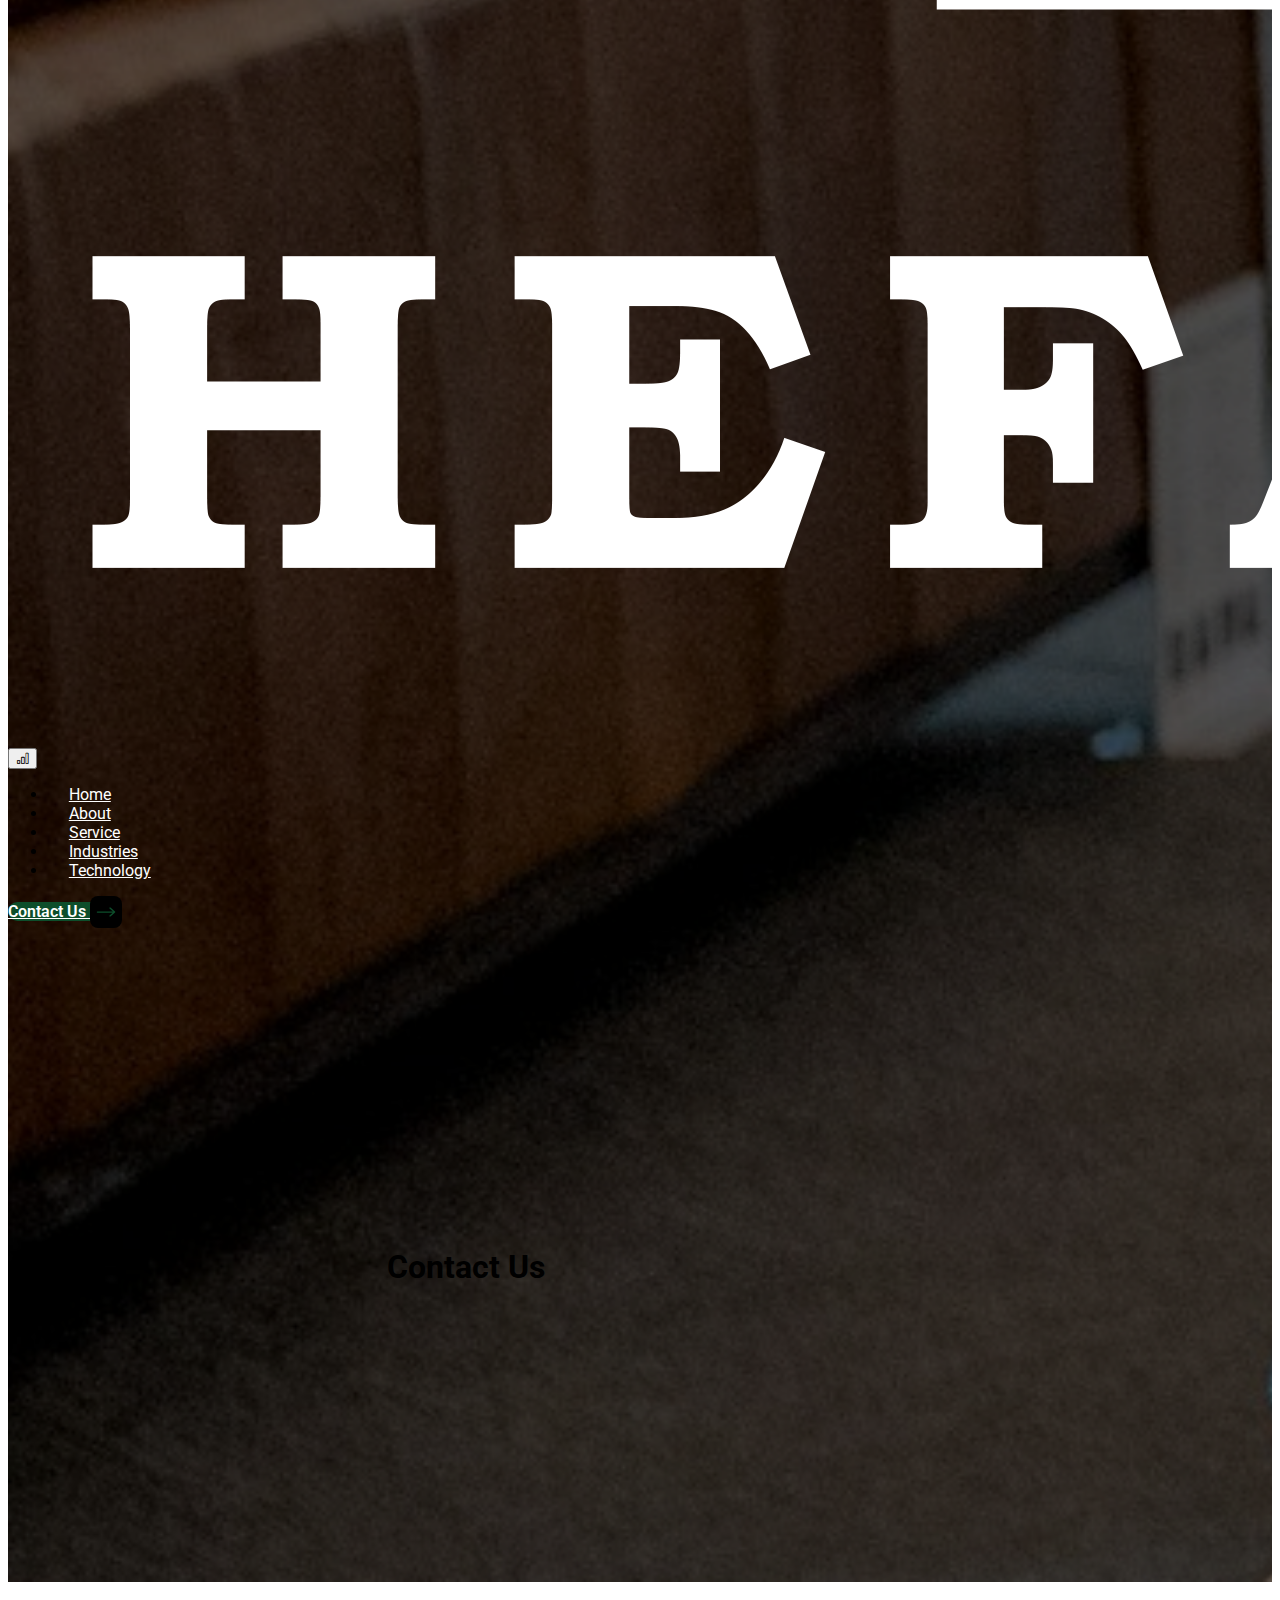
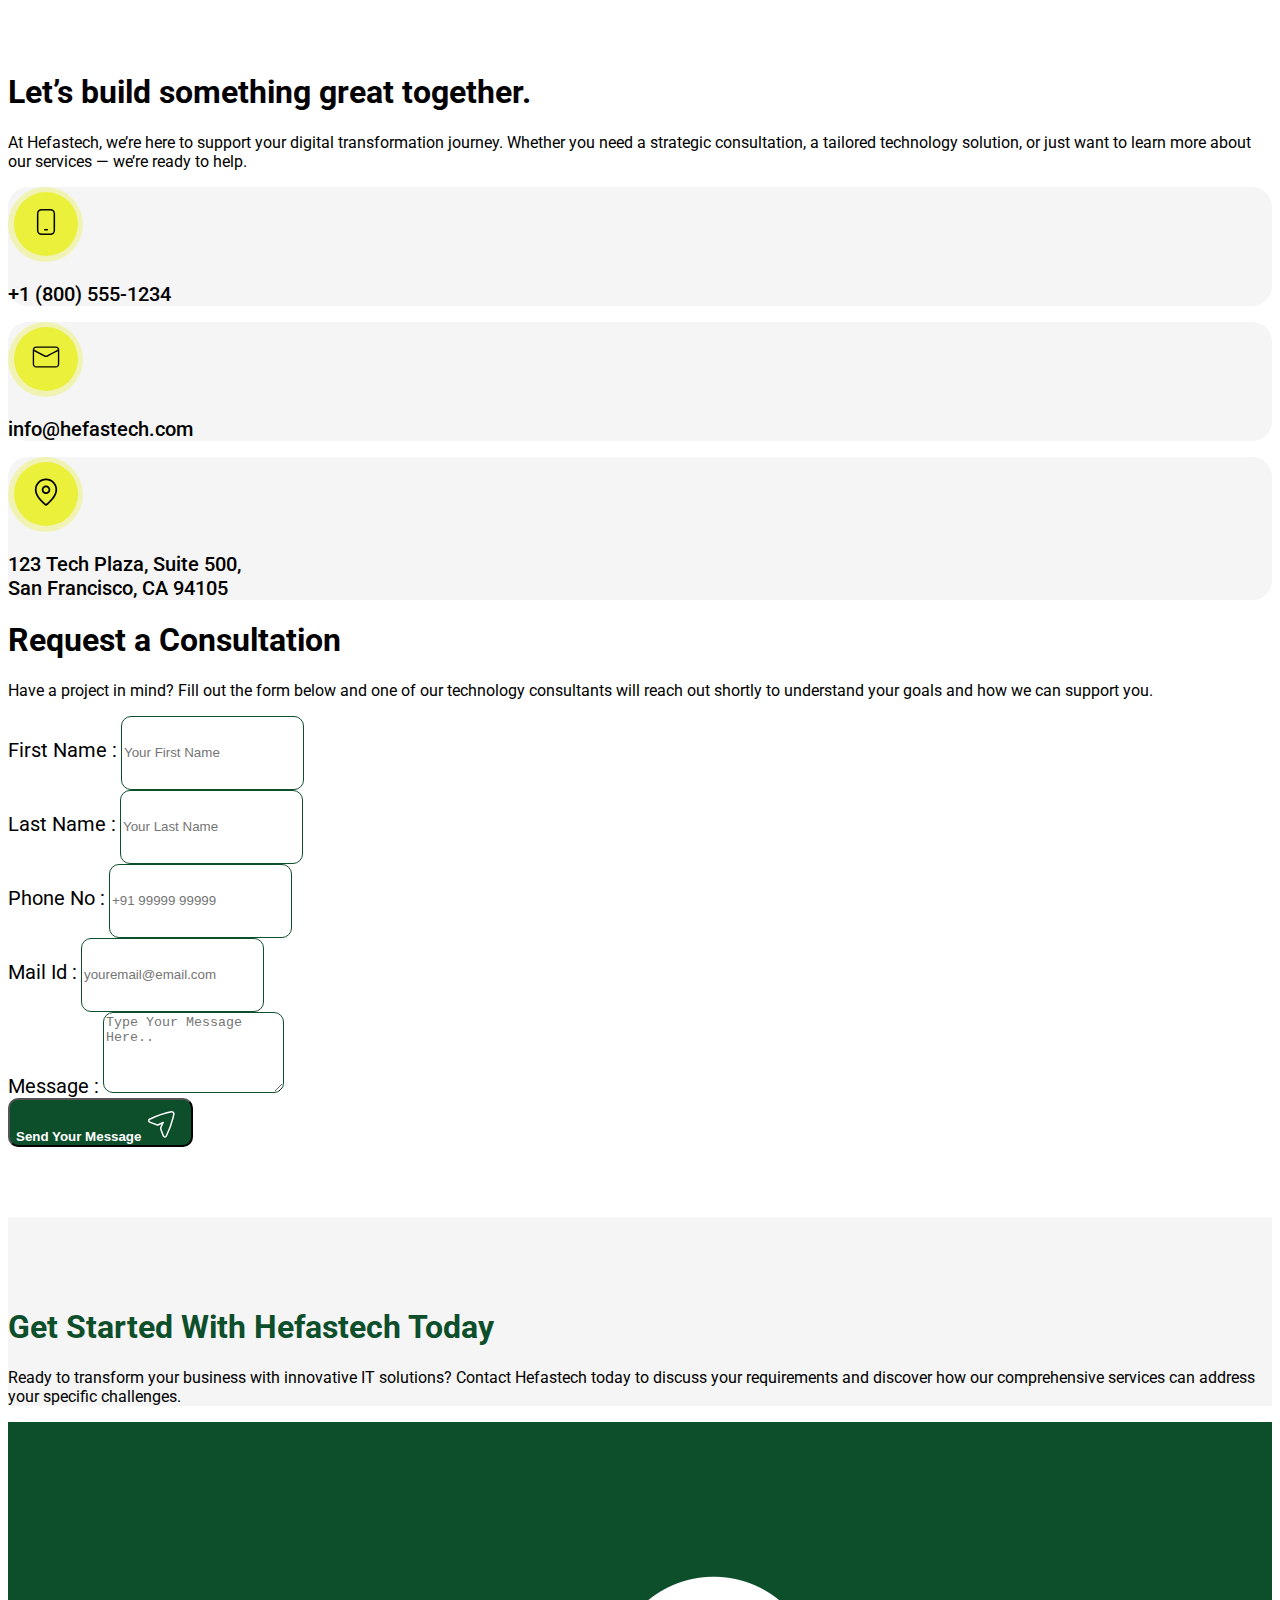
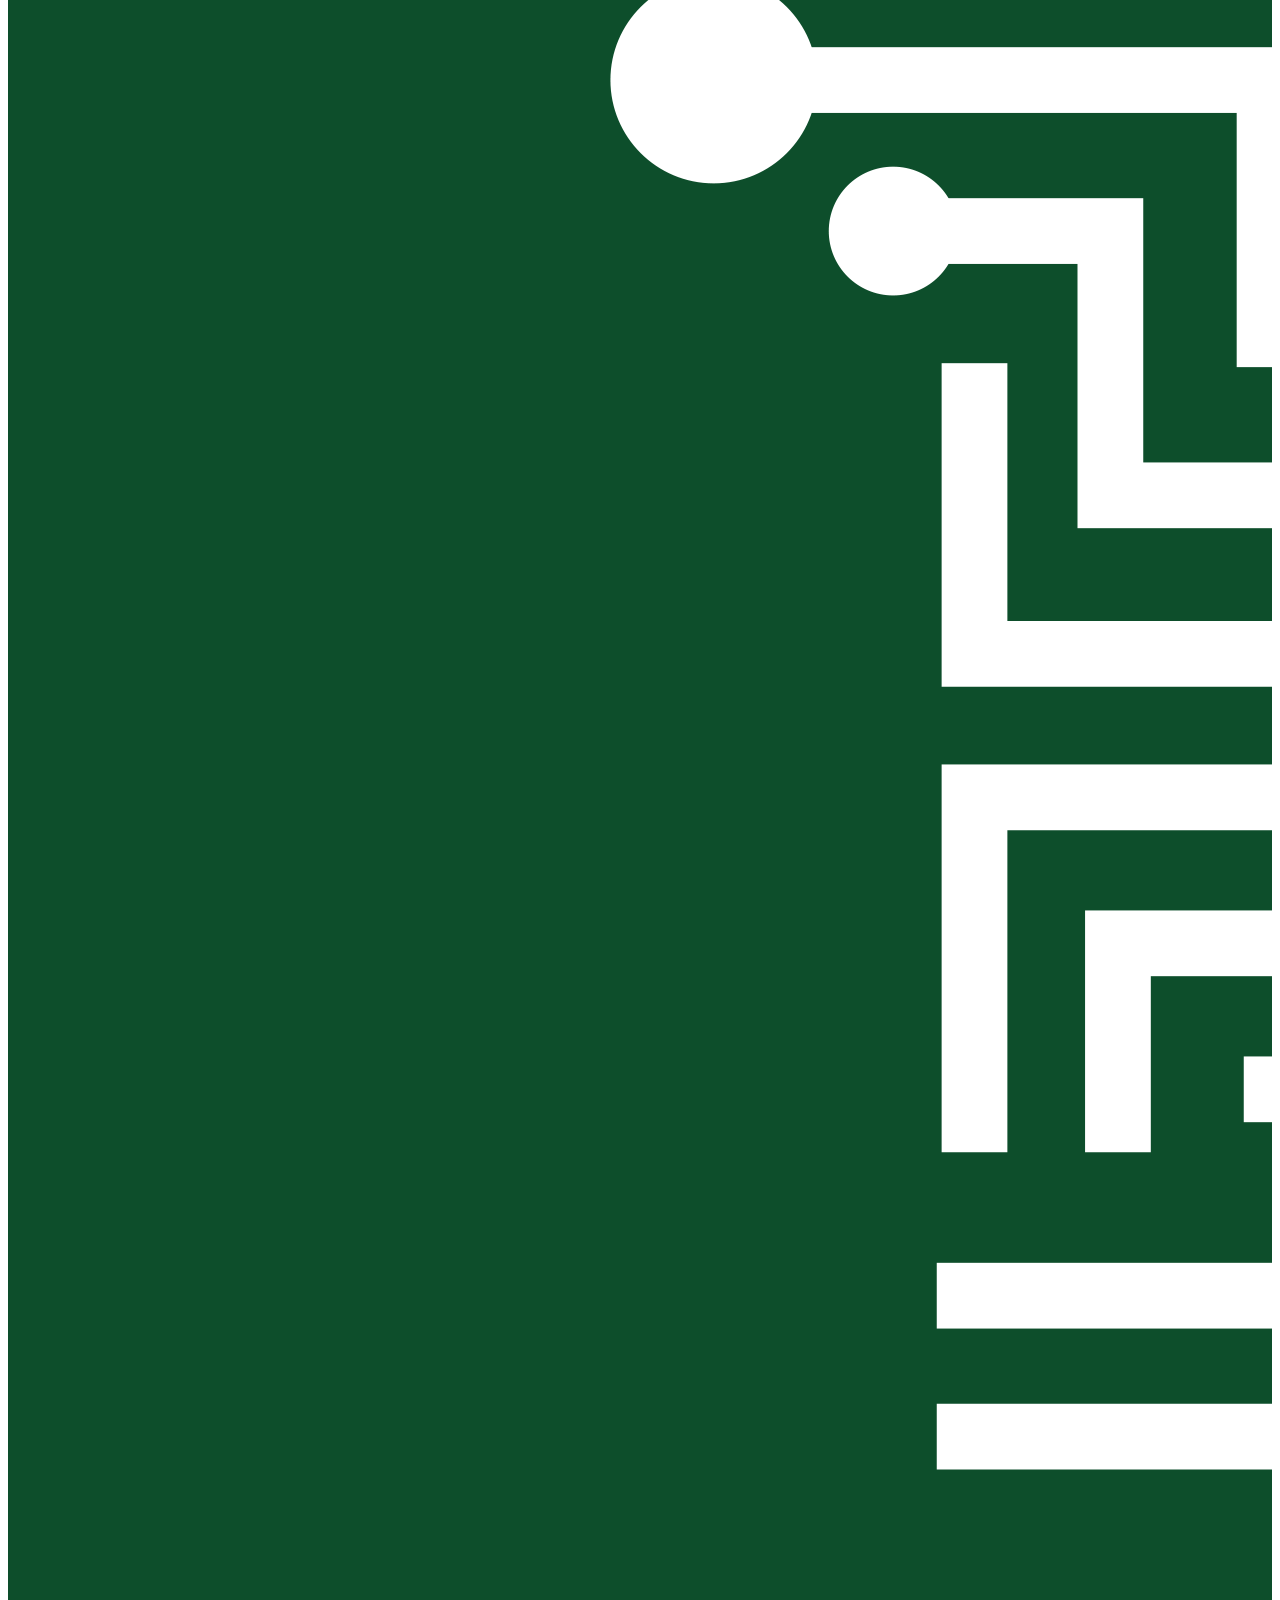
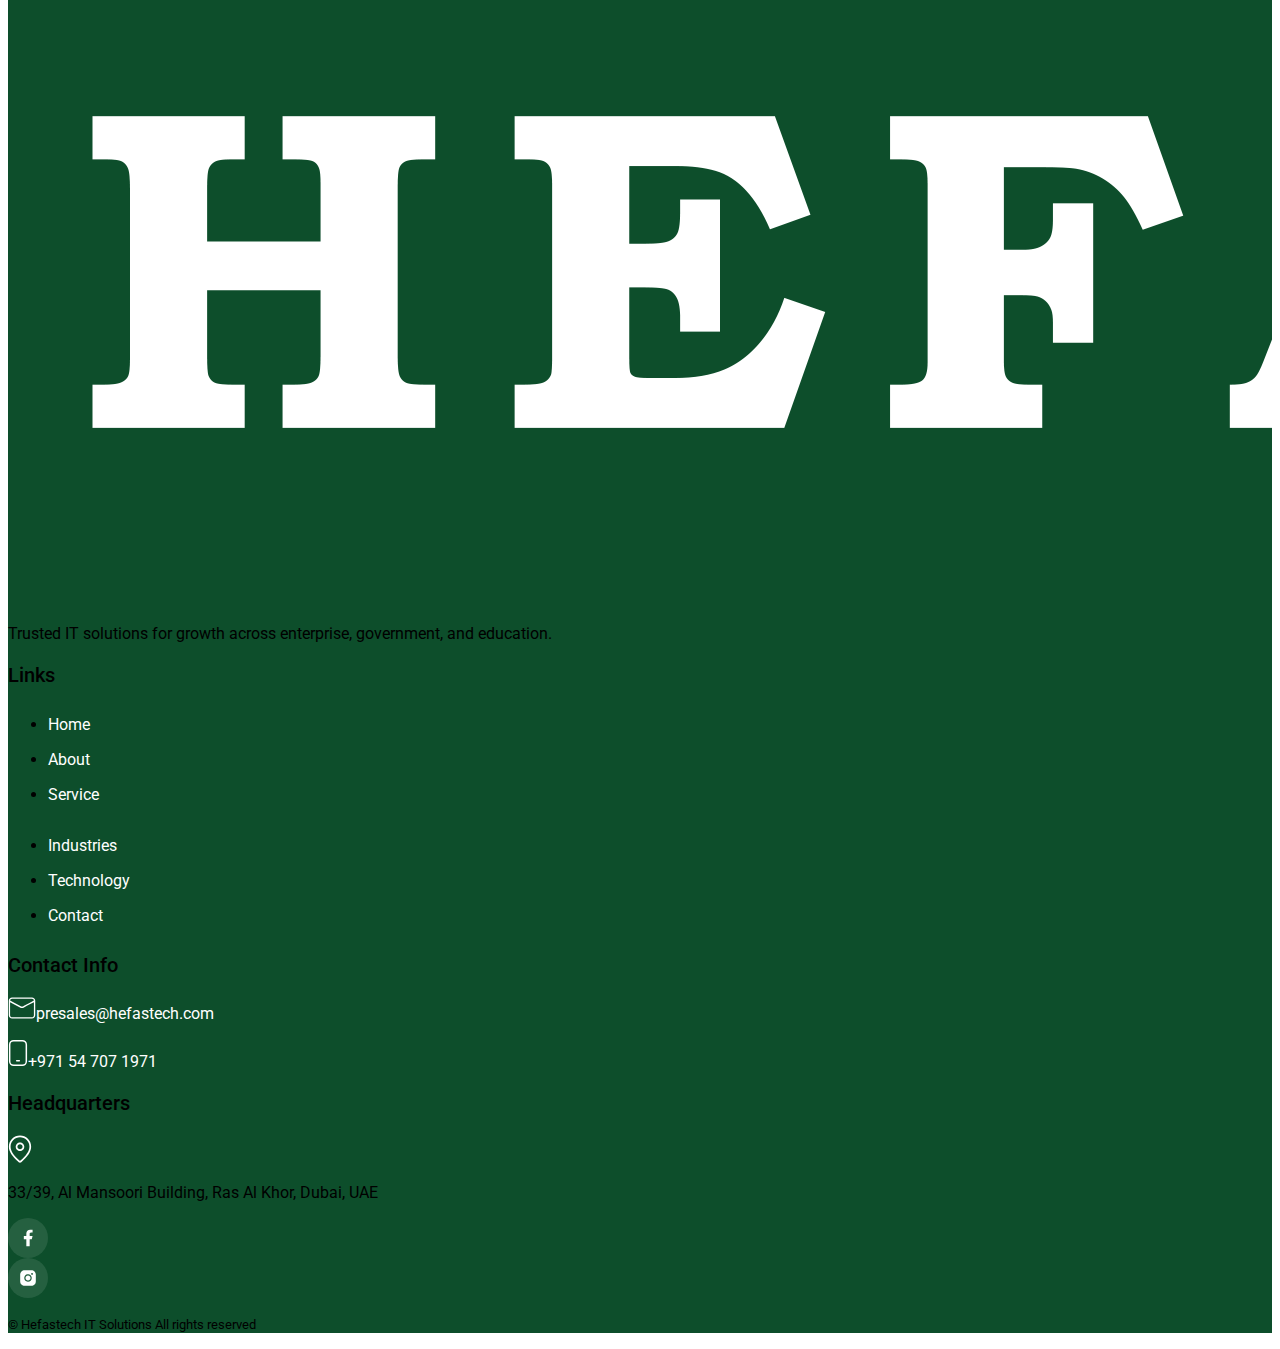
<file: contactus.html>
<!DOCTYPE html>
<html lang="en">
   <head>
      <meta charset="utf-8" />
      <meta name="viewport" content="width=device-width, initial-scale=1" />
      <link rel="preconnect" href="https://fonts.googleapis.com" />
      <link rel="preconnect" href="https://fonts.gstatic.com" crossorigin />
      <link rel="icon" type="image/x-icon" href="/images/favicon.ico" />
      <link
         href="https://fonts.googleapis.com/css2?family=Roboto:ital,wght@0,100..900;1,100..900&display=swap"
         rel="stylesheet"
      />
      <link
         rel="stylesheet"
         href="https://cdn.jsdelivr.net/npm/bootstrap-icons@1.13.1/font/bootstrap-icons.min.css"
      />
      <link
         href="https://cdn.jsdelivr.net/npm/bootstrap@5.1.3/dist/css/bootstrap.min.css"
         rel="stylesheet"
         integrity="sha384-1BmE4kWBq78iYhFldvKuhfTAU6auU8tT94WrHftjDbrCEXSU1oBoqyl2QvZ6jIW3"
         crossorigin="anonymous"
      />
      <link rel="stylesheet" href="css/style.css" />
      <title>Hefastech</title>
   </head>
   <body>
      <div
         class="home-header"
         style="background-image: url(./images/contact-banner.png)"
      >
         <nav class="navbar navbar-expand-lg navbar-light fixed-top top-menu">
            <div class="container">
               <a class="navbar-brand" href="index.html">
                  <div class="log">
                     <img src="images/logo.png" alt="logo" class="img-fluid" />
                  </div>
               </a>
               <button
                  class="navbar-toggler"
                  type="button"
                  data-bs-toggle="collapse"
                  data-bs-target="#navbarSupportedContent"
                  aria-controls="navbarSupportedContent"
                  aria-expanded="false"
                  aria-label="Toggle navigation"
               >
                  <span class="navbar-toggler-icon text-white"
                     ><i class="bi bi-bar-chart"></i
                  ></span>
               </button>
               <div
                  class="collapse navbar-collapse"
                  id="navbarSupportedContent"
               >
                  <ul class="navbar-nav mx-auto mb-2 mb-lg-0">
                     <li class="nav-item">
                        <a
                           class="nav-link"
                           aria-current="page"
                           href="index.html"
                           >Home</a
                        >
                     </li>
                     <li class="nav-item">
                        <a class="nav-link" href="aboutus.html">About</a>
                     </li>
                     <li class="nav-item">
                        <a class="nav-link" href="services.html">Service</a>
                     </li>
                     <li class="nav-item">
                        <a class="nav-link" href="industries.html"
                           >Industries</a
                        >
                     </li>
                     <li class="nav-item">
                        <a class="nav-link" href="technology.html"
                           >Technology</a
                        >
                     </li>
                  </ul>
                  <form class="d-flex">
                     <a
                        href="contactus.html"
                        class="btn btn-theme-green"
                        type="button"
                     >
                        Contact Us
                        <span class="arrow-box-right bg-white ms-2 rotate-none">
                           <img src="images/icons/g-arrow.svg" alt="icon" />
                        </span>
                     </a>
                  </form>
               </div>
            </div>
         </nav>
         <div class="inner-header-banner py-5">
            <div class="banner-caption text-center">
               <h1
                  class="fw-bold text-white mb-0 animate__animated animate__fadeInUp"
               >
                  Contact Us
               </h1>
            </div>
         </div>
      </div>

      <section class="contact-us section-bottom-padd">
         <div class="container">
            <div class="row container-banner-section">
               <div class="col-lg-12 text-center">
                  <h1 class="mb-4">Let’s build something great together.</h1>
                  <p>
                     At Hefastech, we’re here to support your digital
                     transformation journey. Whether you need a strategic
                     consultation, a tailored technology solution, or just want
                     to learn more about our services — we’re ready to help.
                  </p>
               </div>
            </div>
         </div>
         <div class="container light-bg-small-column contact-info-box">
            <div class="row mt-5">
               <div class="col-lg-4">
                  <div class="bg-gray-light radius-20 p-3">
                     <div class="icon-column d-flex align-items-center">
                        <div class="round-icon-cover me-3 mb-0">
                           <div class="round-icon">
                              <span
                                 ><img
                                    src="images/icons/phone-dark.svg"
                                    alt="Phone"
                              /></span>
                           </div>
                        </div>
                        <p class="mb-0">
                           <a href="tel:+1 (800) 555-1234">+1 (800) 555-1234</a>
                        </p>
                     </div>
                  </div>
               </div>
               <div class="col-lg-4">
                  <div class="bg-gray-light radius-20 p-3">
                     <div class="icon-column d-flex align-items-center">
                        <div class="round-icon-cover me-3 mb-0">
                           <div class="round-icon">
                              <span
                                 ><img
                                    src="images/icons/email-dark.svg"
                                    alt="Phone"
                              /></span>
                           </div>
                        </div>
                        <p class="mb-0">
                           <a href="mailto:info@hefastech.com"
                              >info@hefastech.com</a
                           >
                        </p>
                     </div>
                  </div>
               </div>
               <div class="col-lg-4">
                  <div class="bg-gray-light radius-20 p-3">
                     <div class="icon-column d-flex align-items-center">
                        <div class="round-icon-cover me-3 mb-0">
                           <div class="round-icon">
                              <span
                                 ><img
                                    src="images/icons/location-dark.svg"
                                    alt="Phone"
                              /></span>
                           </div>
                        </div>
                        <p class="mb-0">
                           <a
                              >123 Tech Plaza, Suite 500, <br />San Francisco,
                              CA 94105</a
                           >
                        </p>
                     </div>
                  </div>
               </div>
            </div>
         </div>
         <div class="container mt-5">
            <div class="row pt-5">
               <div class="col-12 text-center">
                  <h1 class="mb-4">Request a Consultation</h1>
                  <p>
                     Have a project in mind? Fill out the form below and one of
                     our technology consultants will reach out shortly to
                     understand your goals and how we can support you.
                  </p>
               </div>
            </div>
            <form action="">
               <div class="row contact-form mt-5 g-lg-5 g-4">
                  <div class="col-12 col-lg-6">
                     <div class="form-group">
                        <label>First Name :</label>
                        <input
                           type="text"
                           class="form-control"
                           placeholder="Your First Name"
                        />
                     </div>
                  </div>
                  <div class="col-12 col-lg-6">
                     <div class="form-group">
                        <label>Last Name :</label>
                        <input
                           type="text"
                           class="form-control"
                           placeholder="Your Last Name"
                        />
                     </div>
                  </div>
                  <div class="col-12 col-lg-6">
                     <div class="form-group">
                        <label>Phone No :</label>
                        <input
                           type="text"
                           class="form-control"
                           placeholder="+91 99999 99999"
                        />
                     </div>
                  </div>
                  <div class="col-12 col-lg-6">
                     <div class="form-group">
                        <label>Mail Id :</label>
                        <input
                           type="text"
                           class="form-control"
                           placeholder="youremail@email.com"
                        />
                     </div>
                  </div>
                  <div class="col-12">
                     <div class="form-group">
                        <label>Message :</label>
                        <textarea
                           name=""
                           rows="5"
                           class="form-control"
                           placeholder="Type Your Message Here.."
                        ></textarea>
                     </div>
                  </div>
                  <div class="col-12 text-center">
                     <div class="form-group">
                        <button type="button" class="btn btn-theme-green">
                           Send Your Message
                           <span
                              ><img src="images/icons/submit.svg" alt="submit"
                           /></span>
                        </button>
                     </div>
                  </div>
               </div>
            </form>
         </div>
      </section>

      <section class="bg-gray-light py-5">
         <div class="container text-center">
            <h1 class="theme-green-text">Get Started With Hefastech Today</h1>
            <p class="py-4 px-lg-5 mb-0">
               Ready to transform your business with innovative IT solutions?
               Contact Hefastech today to discuss your requirements and discover
               how our comprehensive services can address your specific
               challenges.
            </p>
            <div class="get-start-btns">
               <!-- <a
                  href="./pdf/brochure.pdf"
                  class="btn btn-theme-yellow"
                  download="brochure.pdf"
               >
                  Download Brochure
                  <span class="arrow-box-right ms-2 rotate-none">
                     <img src="images/icons/y-arrow.svg" alt="icon" />
                  </span>
               </a> -->
            </div>
         </div>
      </section>
      <section class="footer theme-green-bg pt-5 pb-3">
         <div class="container">
            <div class="row">
               <div class="col-lg-3">
                  <div class="footer-logo-section">
                     <div class="footerlogo">
                        <img
                           src="images/logo.png"
                           alt="Logo"
                           class="img-fluid"
                        />
                     </div>
                     <p class="text-white mt-4">
                        Trusted IT solutions for growth across enterprise,
                        government, and education.
                     </p>
                  </div>
               </div>
               <div class="col-lg-3">
                  <div class="footer-title">
                     <p class="content-title text-white">Links</p>
                  </div>
                  <div class="footer-menu d-flex gap-5 text-white">
                     <ul class="list-unstyled">
                        <li><a href="index.html">Home</a></li>
                        <li><a href="aboutus.html">About</a></li>
                        <li><a href="services.html">Service</a></li>
                     </ul>
                     <ul class="list-unstyled">
                        <li><a href="industries.html">Industries</a></li>
                        <li><a href="technology.html">Technology</a></li>
                        <li><a href="contactus.html">Contact</a></li>
                     </ul>
                  </div>
               </div>
               <div class="col-lg-3">
                  <div class="footer-title">
                     <p class="content-title text-white">Contact Info</p>
                  </div>
                  <div class="contact-info">
                     <p class="text-white mb-4">
                        <span class="pe-3"
                           ><img
                              src="images/icons/email.svg"
                              alt="Email" /></span
                        ><a href="mailto:presales@hefastech.com"
                           >presales@hefastech.com
                        </a>
                     </p>
                     <p class="text-white">
                        <span class="pe-3"
                           ><img
                              src="images/icons/phone.svg"
                              alt="Phone" /></span
                        ><a href="tel:+971547071971">+971 54 707 1971 </a>
                     </p>
                  </div>
               </div>
               <div class="col-lg-3">
                  <div class="footer-title">
                     <p class="content-title text-white">Headquarters</p>
                  </div>
                  <div class="d-flex locations text-white">
                     <span class="pe-3"
                        ><img src="images/icons/locations.svg" alt="Location"
                     /></span>
                     <p>33/39, Al Mansoori Building, Ras Al Khor, Dubai, UAE</p>
                  </div>
               </div>
               <div class="col-12 pt-4">
                  <div class="social-icons d-flex gap-3">
                     <a href="#" target="_blank"
                        ><span class="icon-bg">
                           <img
                              src="images/icons/facebook.svg"
                              alt="Facebook"
                           /> </span
                     ></a>
                     <a
                        href="https://www.instagram.com/hefastech/ "
                        target="_blank"
                        ><span class="icon-bg">
                           <img
                              src="images/icons/instagram.svg"
                              alt="Instagram"
                           /> </span
                     ></a>
                     <!-- <span class="icon-bg">
                        <img src="images/icons/twitter.svg" alt="Twitter" />
                     </span>
                     <span class="icon-bg">
                        <img src="images/icons/in.svg" alt="LinkedIn" />
                     </span> -->
                  </div>
               </div>
               <div class="copyright text-center text-white pt-4">
                  <p class="mb-0">
                     <small
                        >&copy; Hefastech IT Solutions All rights
                        reserved</small
                     >
                  </p>
               </div>
            </div>
         </div>
      </section>
      <script
         src="https://cdn.jsdelivr.net/npm/bootstrap@5.1.3/dist/js/bootstrap.bundle.min.js"
         integrity="sha384-ka7Sk0Gln4gmtz2MlQnikT1wXgYsOg+OMhuP+IlRH9sENBO0LRn5q+8nbTov4+1p"
         crossorigin="anonymous"
      ></script>
      <script src="js/main.js"></script>

      <!-- Option 2: Separate Popper and Bootstrap JS -->
      <!--
    <script src="https://cdn.jsdelivr.net/npm/@popperjs/core@2.10.2/dist/umd/popper.min.js" integrity="sha384-7+zCNj/IqJ95wo16oMtfsKbZ9ccEh31eOz1HGyDuCQ6wgnyJNSYdrPa03rtR1zdB" crossorigin="anonymous"></script>
    <script src="https://cdn.jsdelivr.net/npm/bootstrap@5.1.3/dist/js/bootstrap.min.js" integrity="sha384-QJHtvGhmr9XOIpI6YVutG+2QOK9T+ZnN4kzFN1RtK3zEFEIsxhlmWl5/YESvpZ13" crossorigin="anonymous"></script>
    -->
   </body>
</html>
</file>
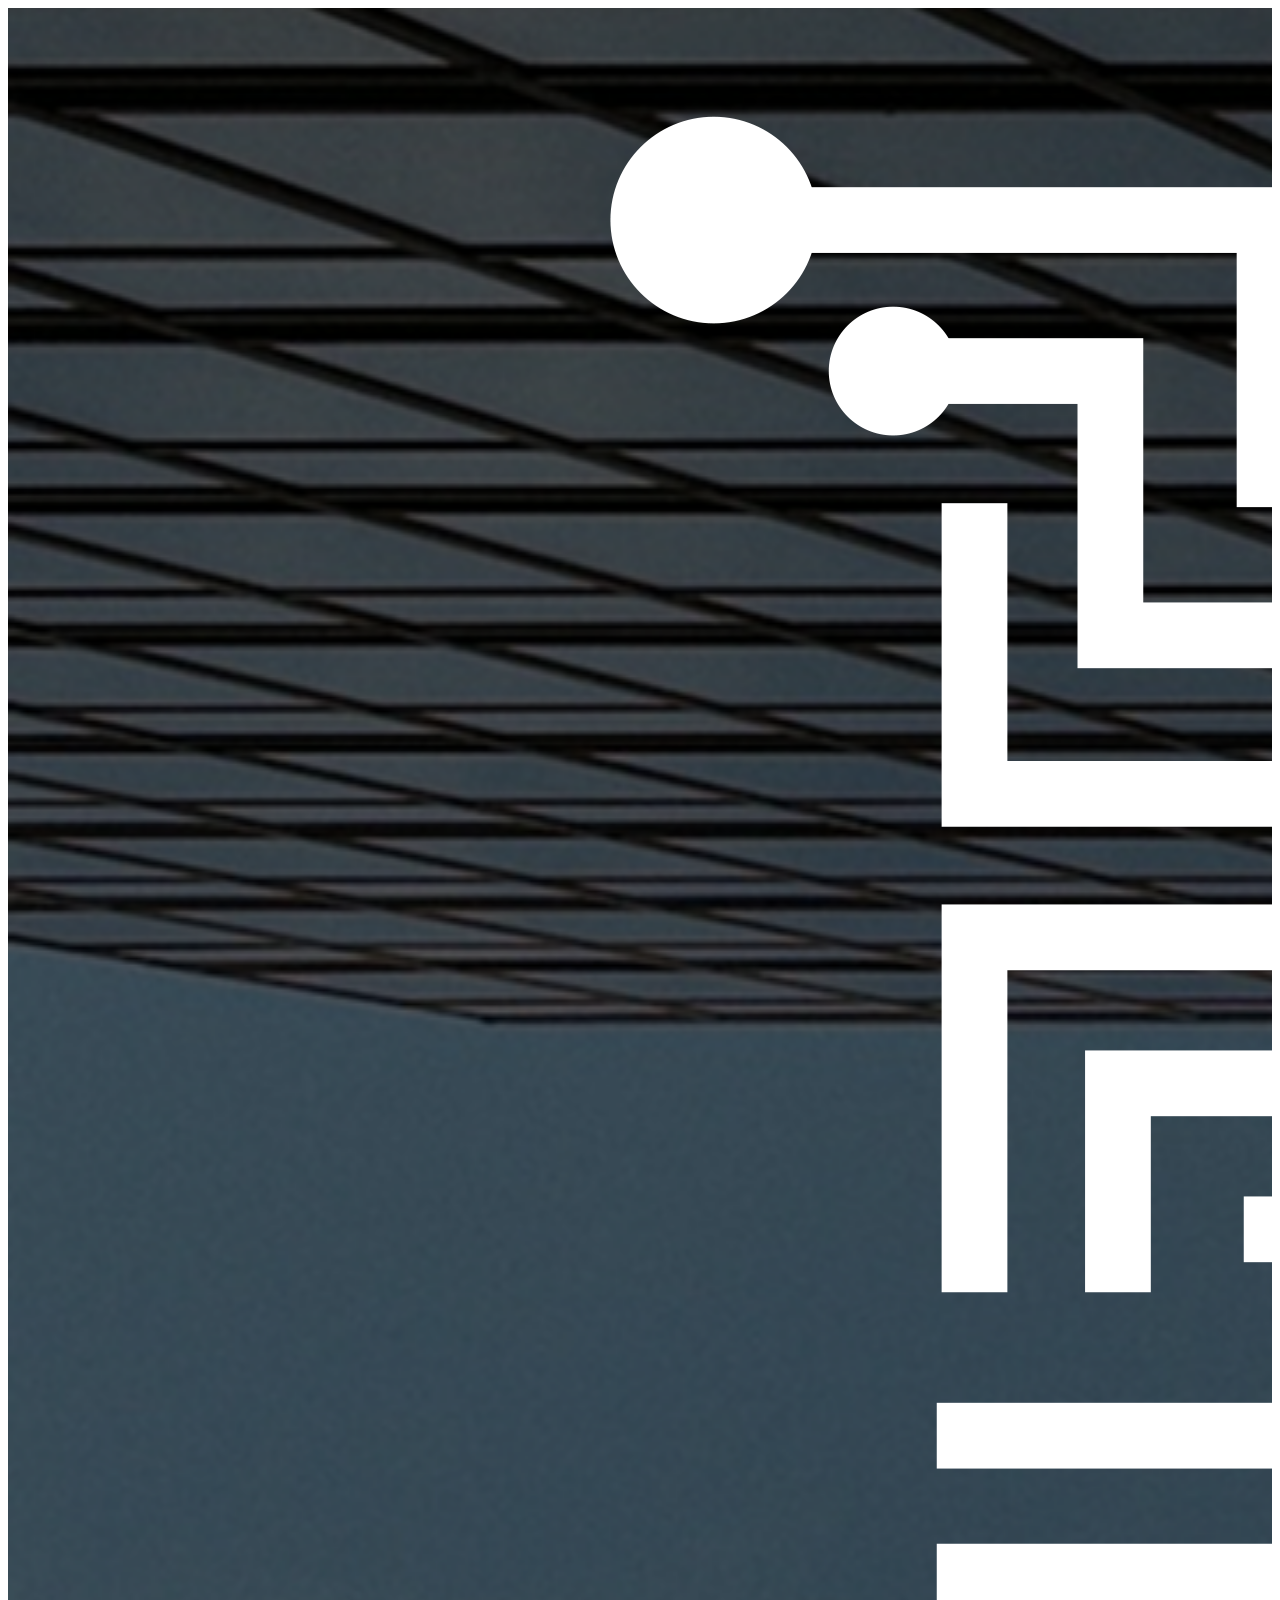
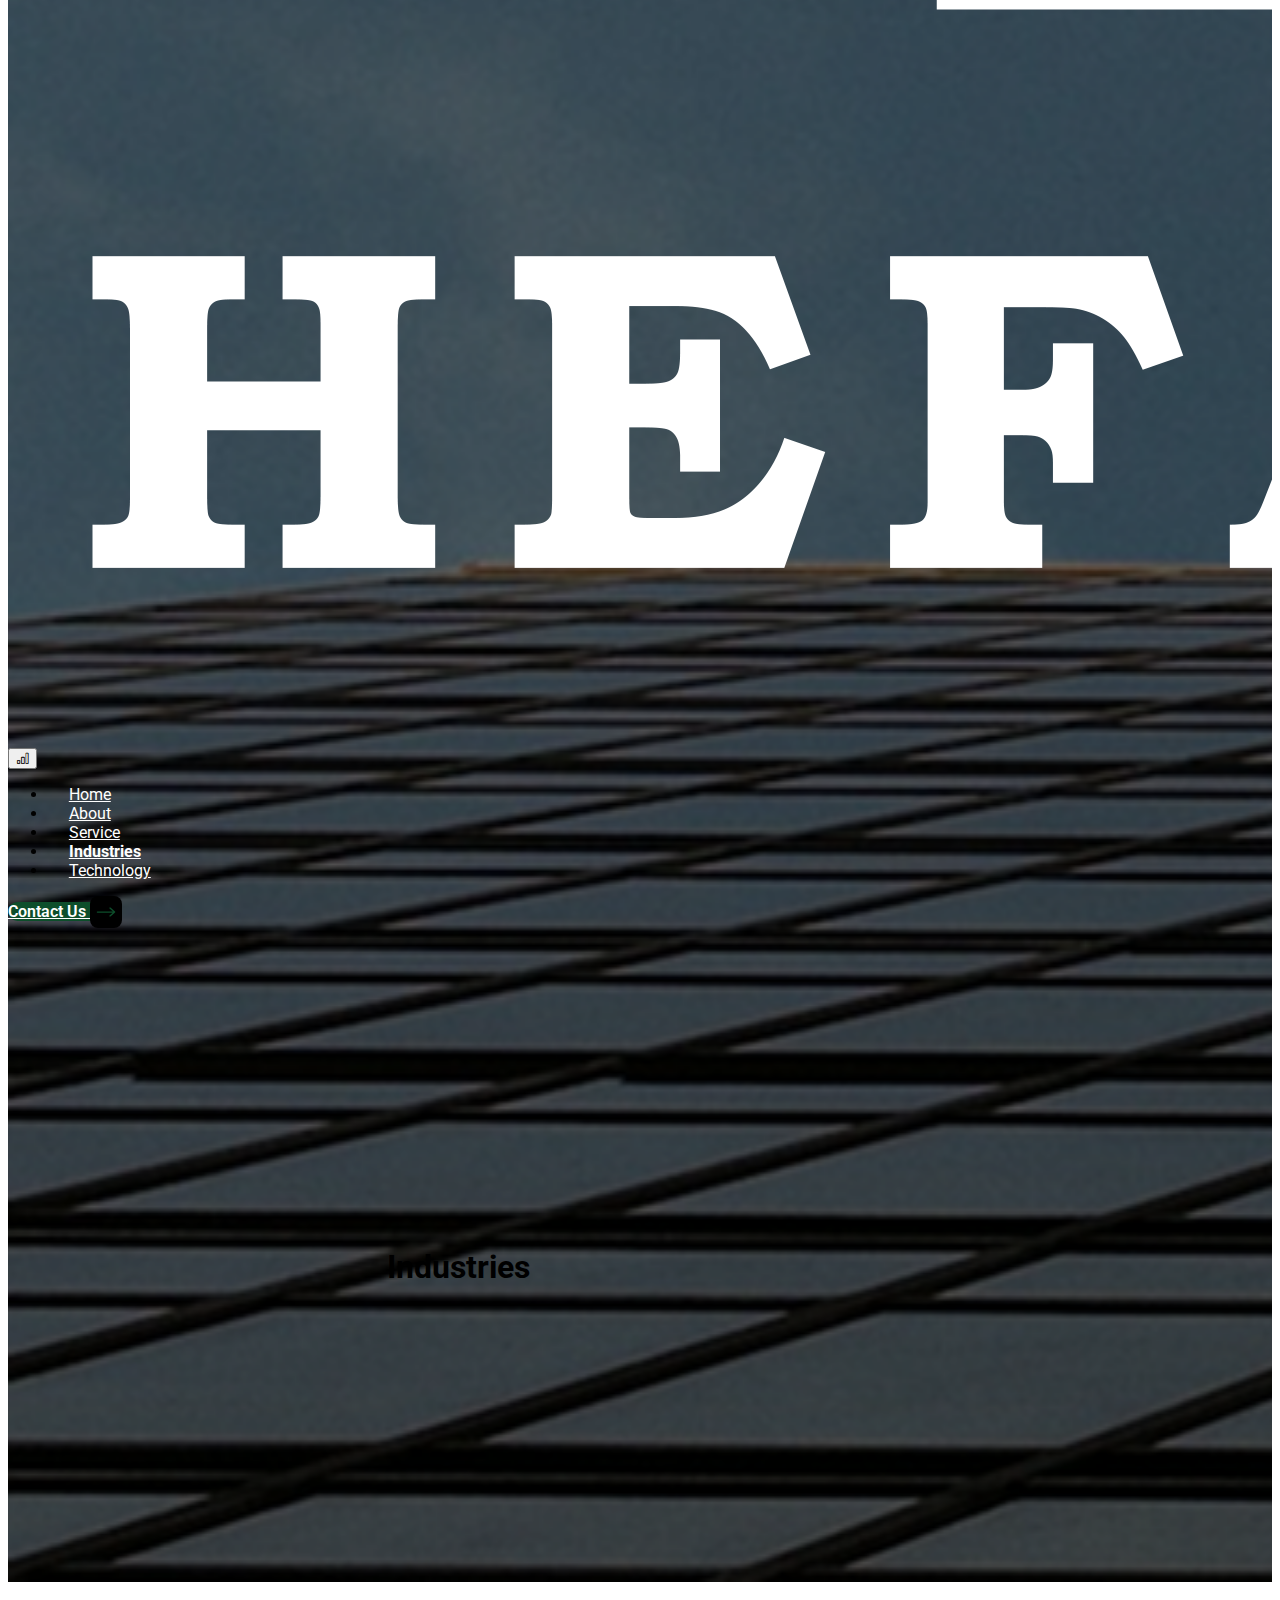
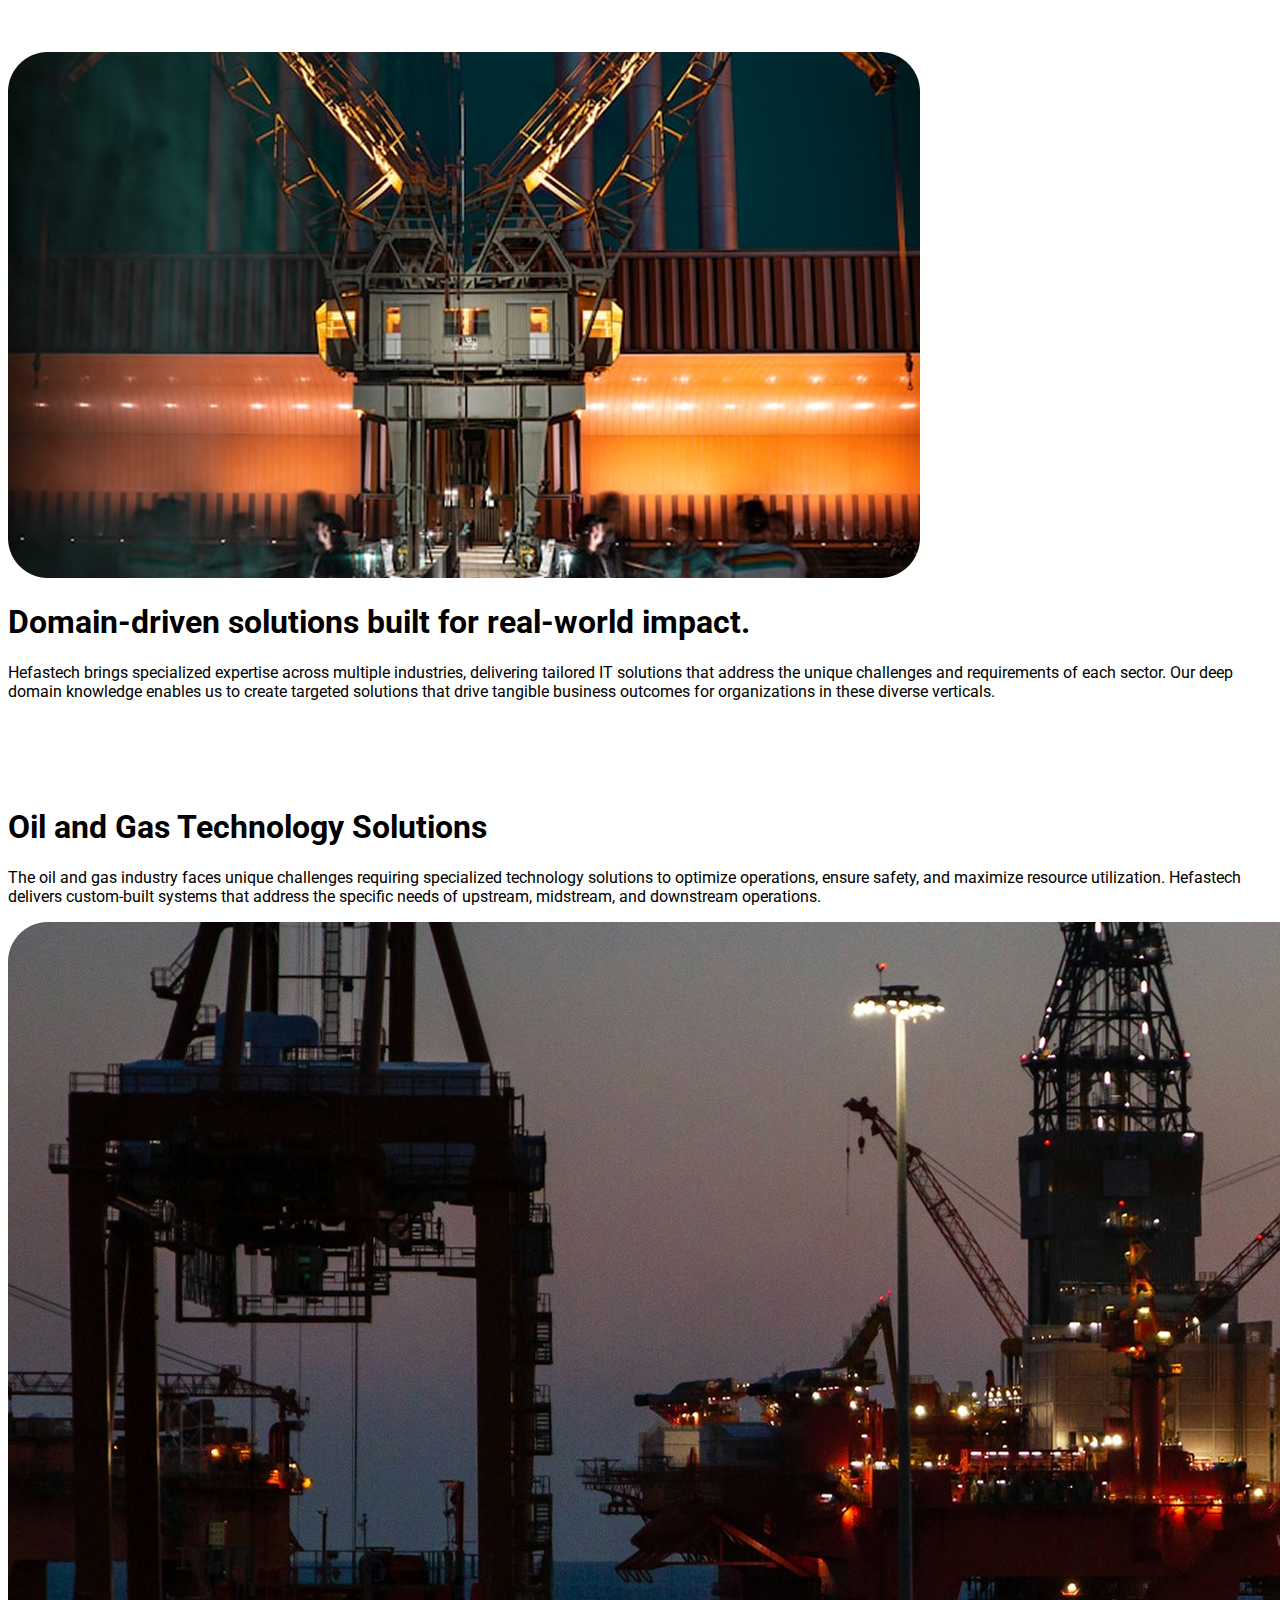
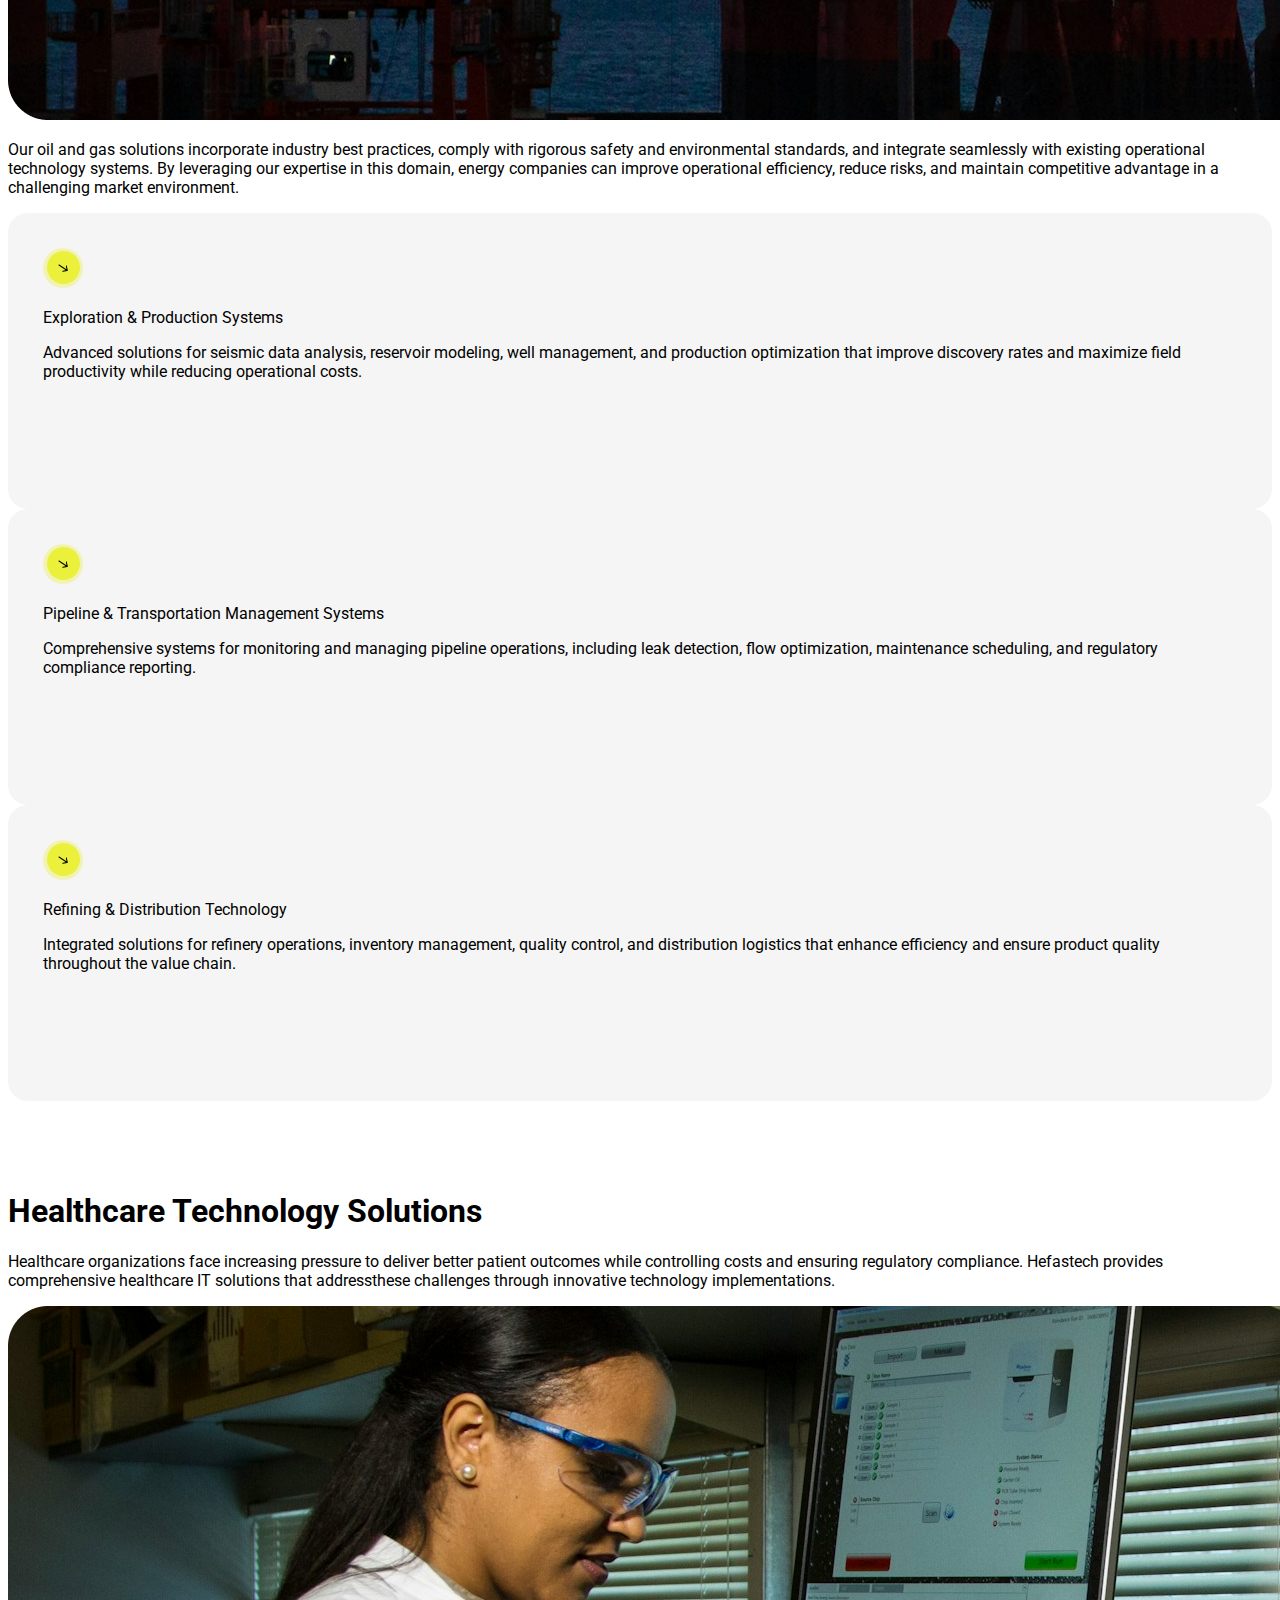
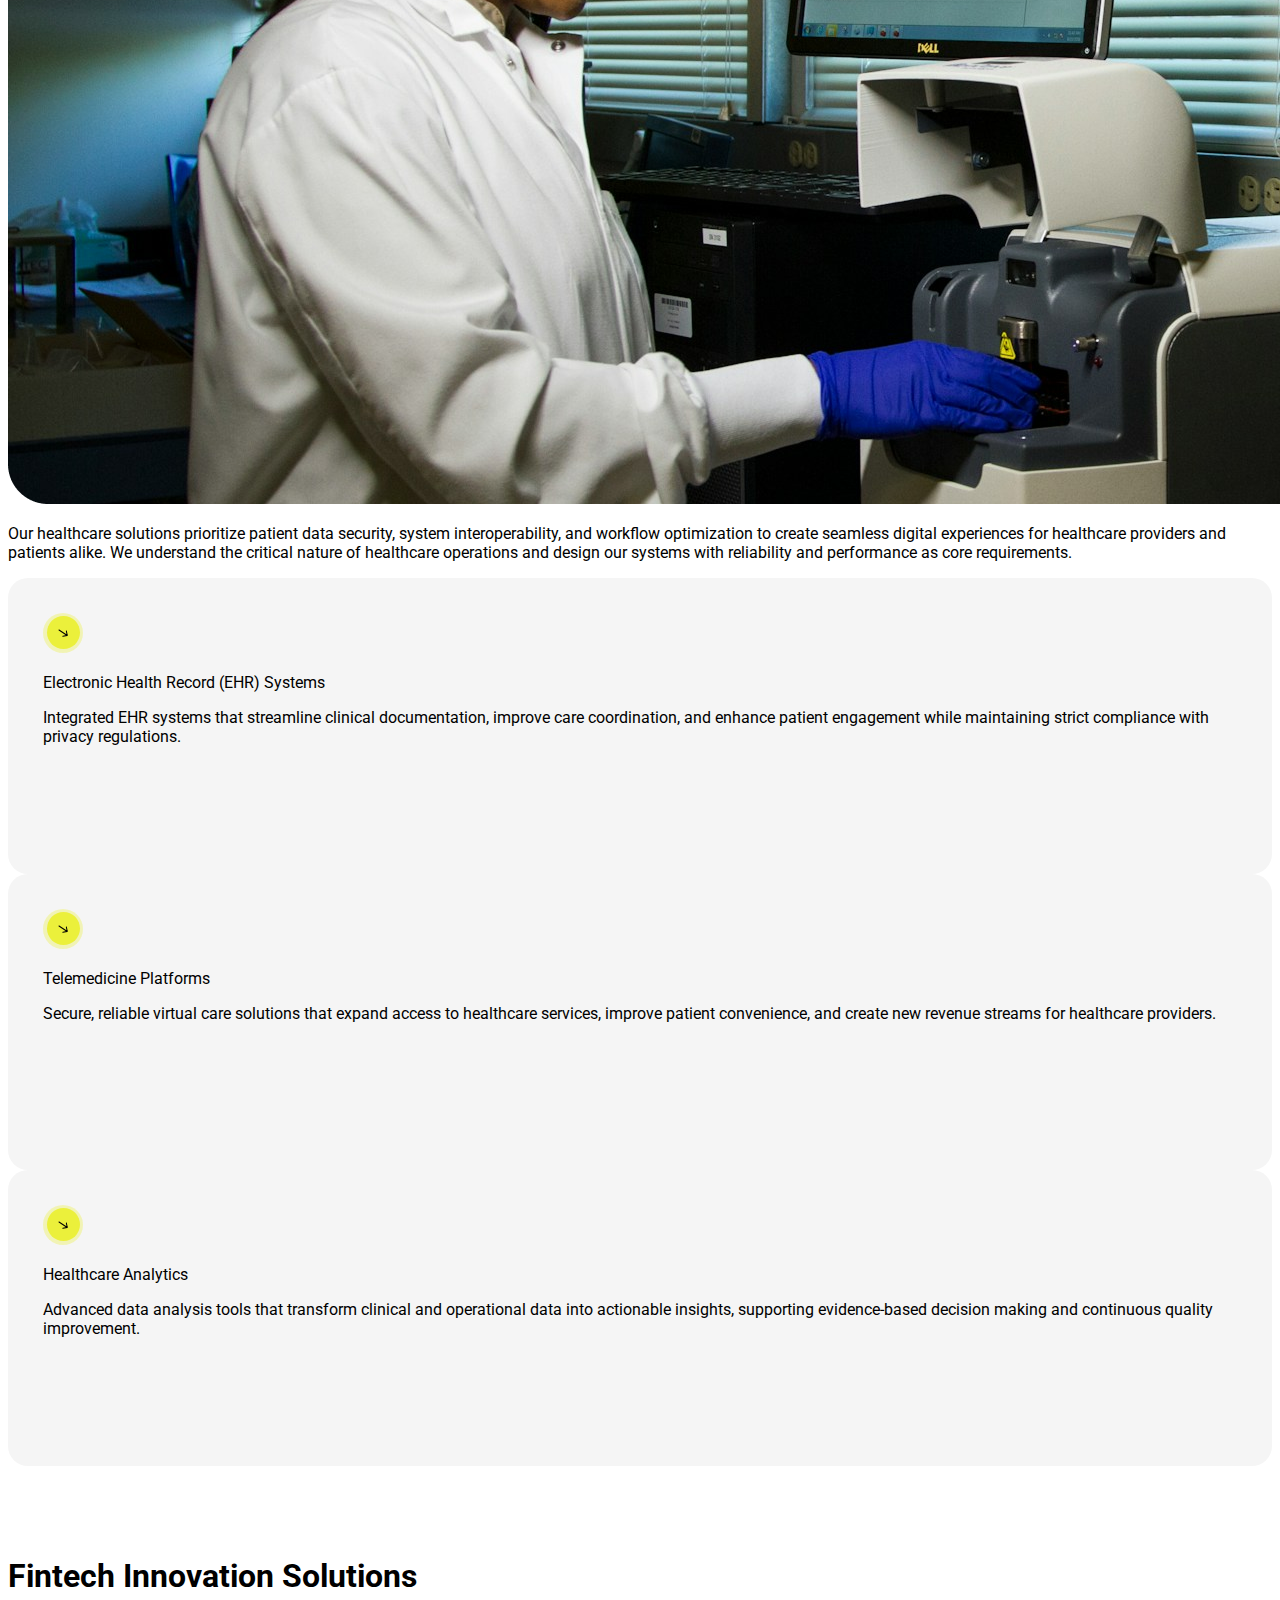
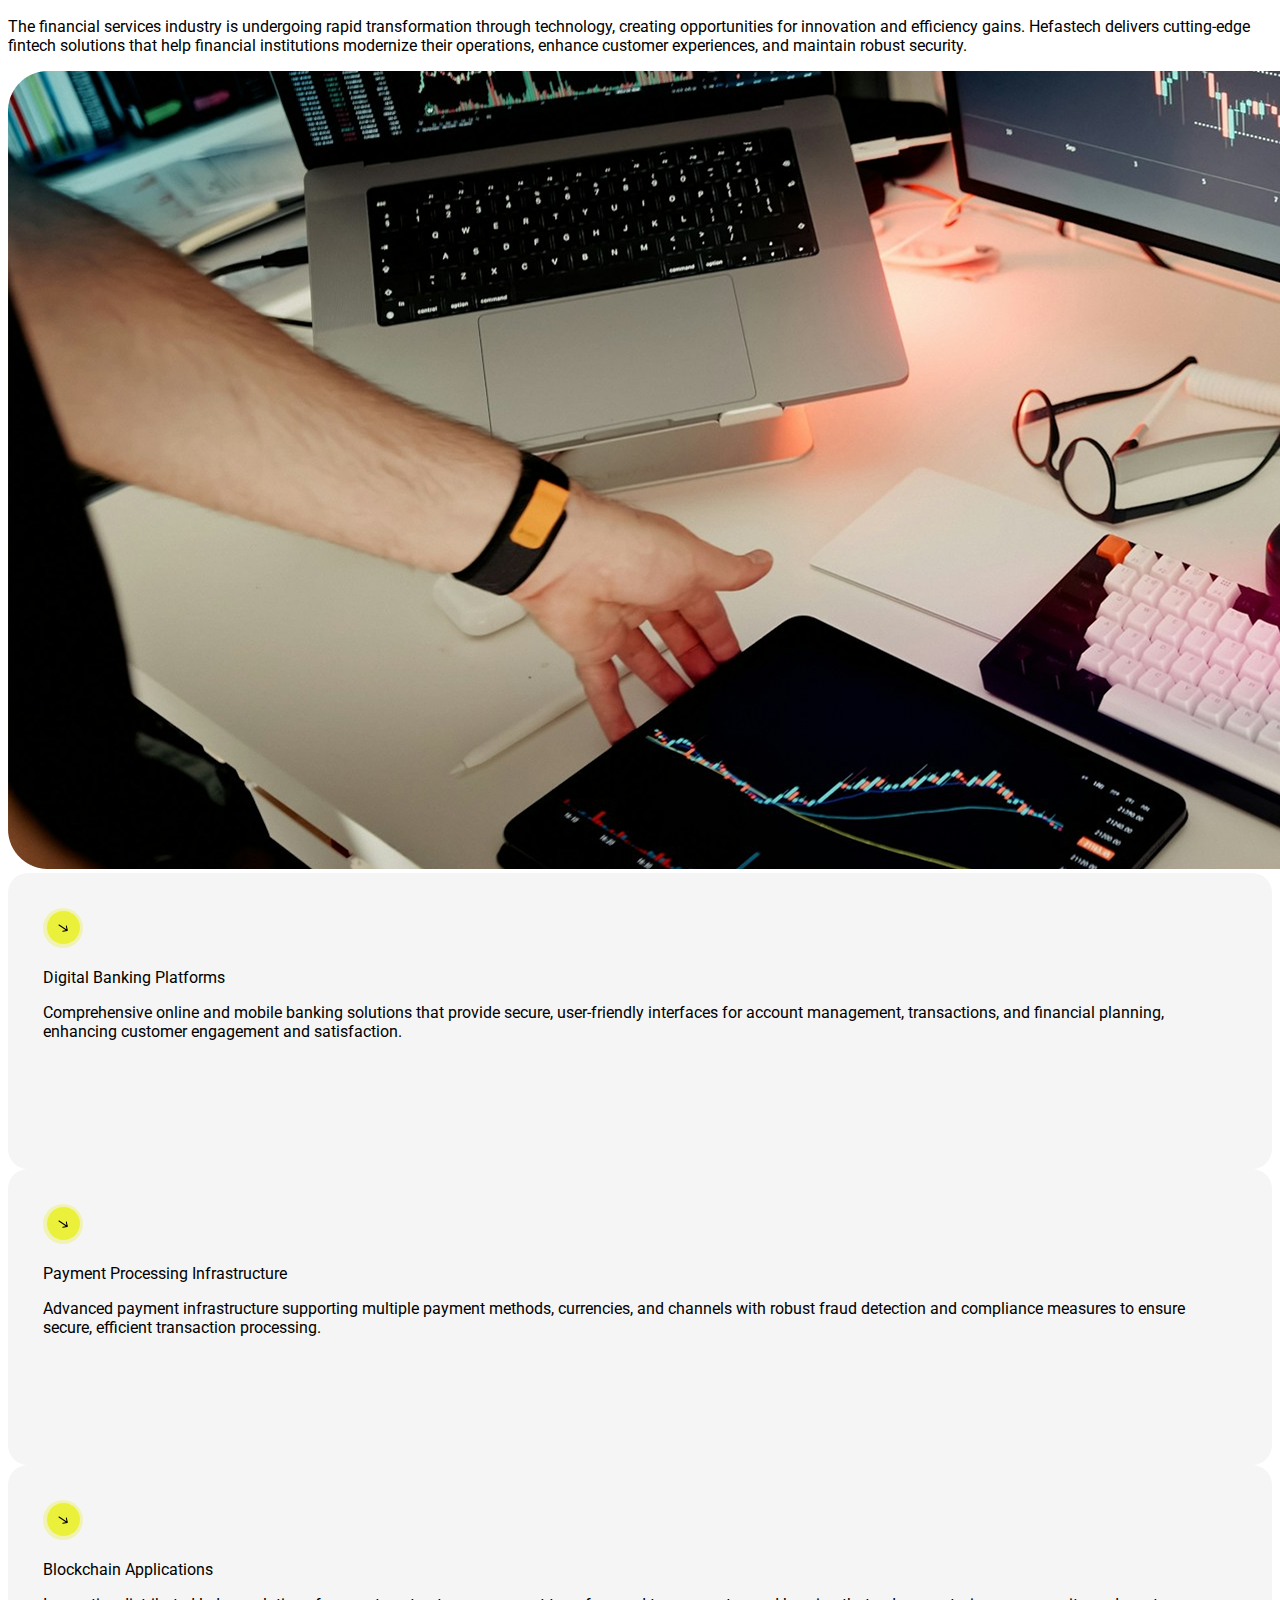
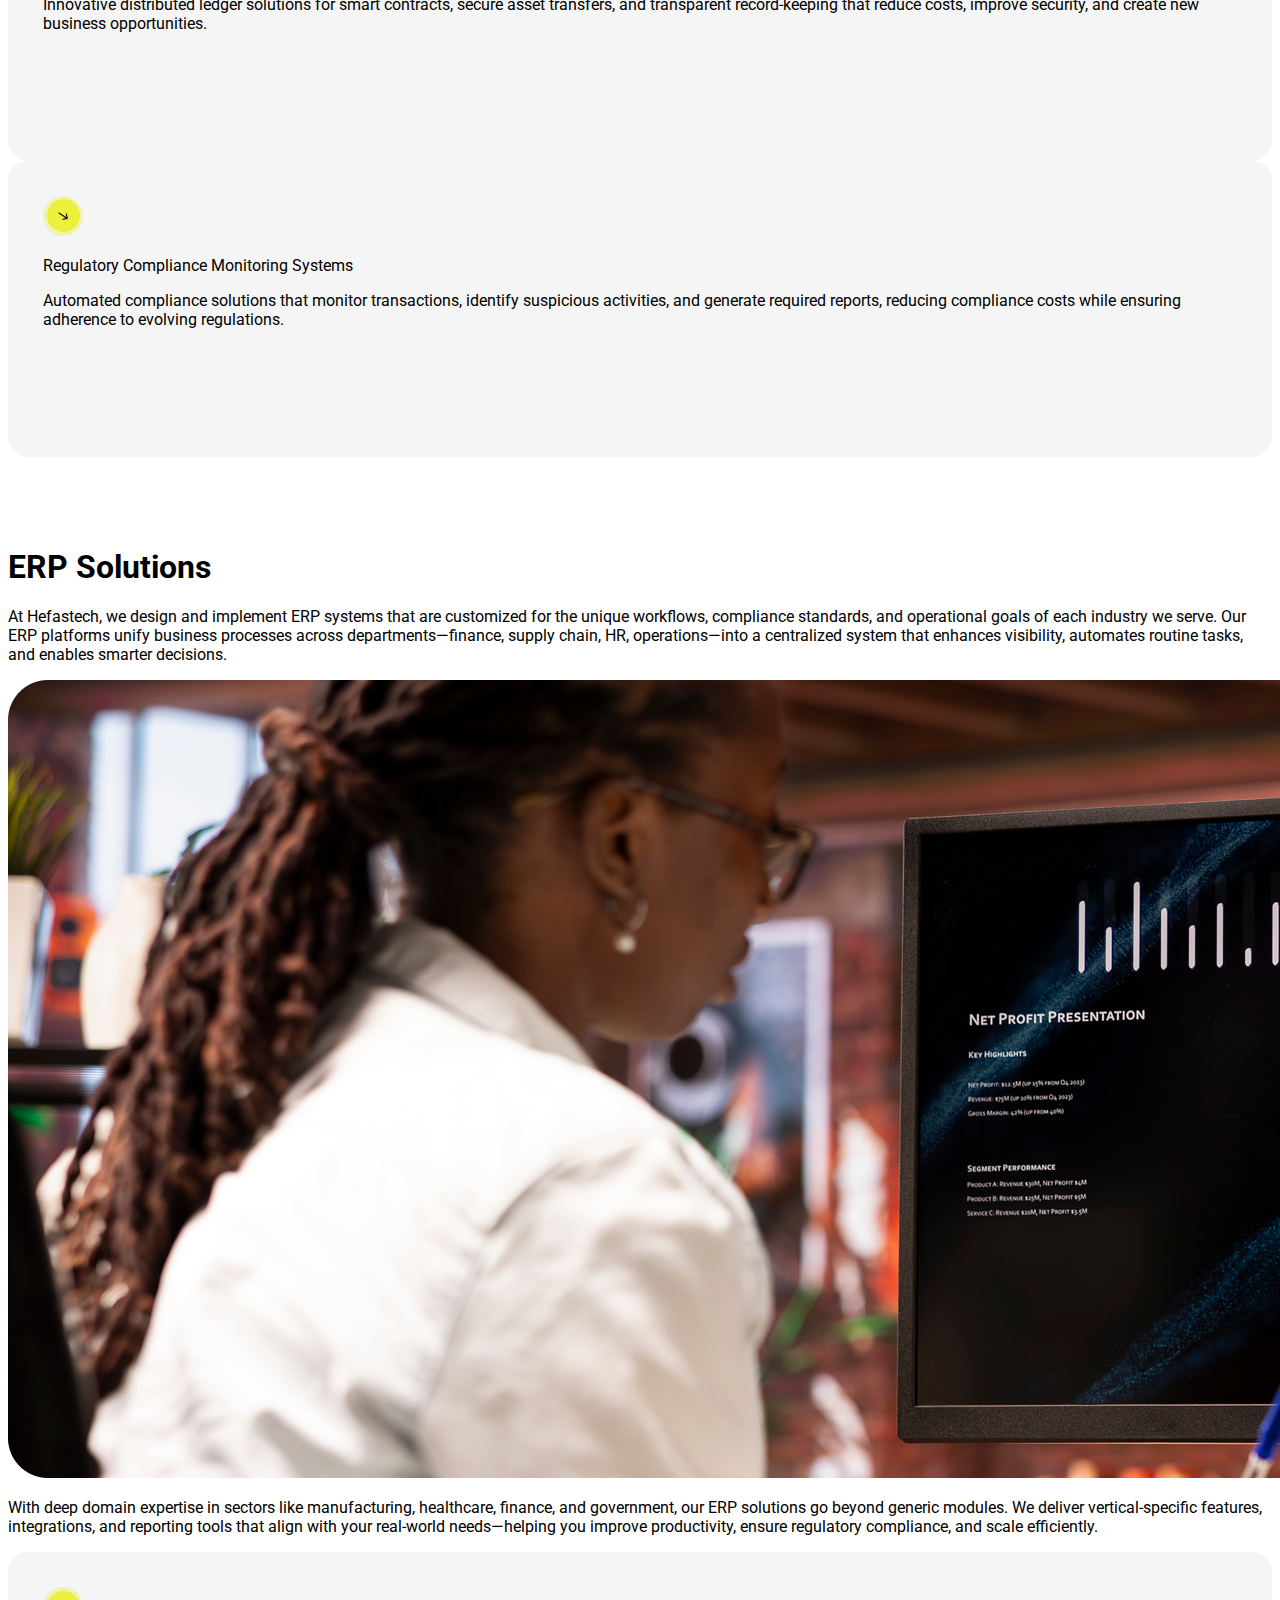
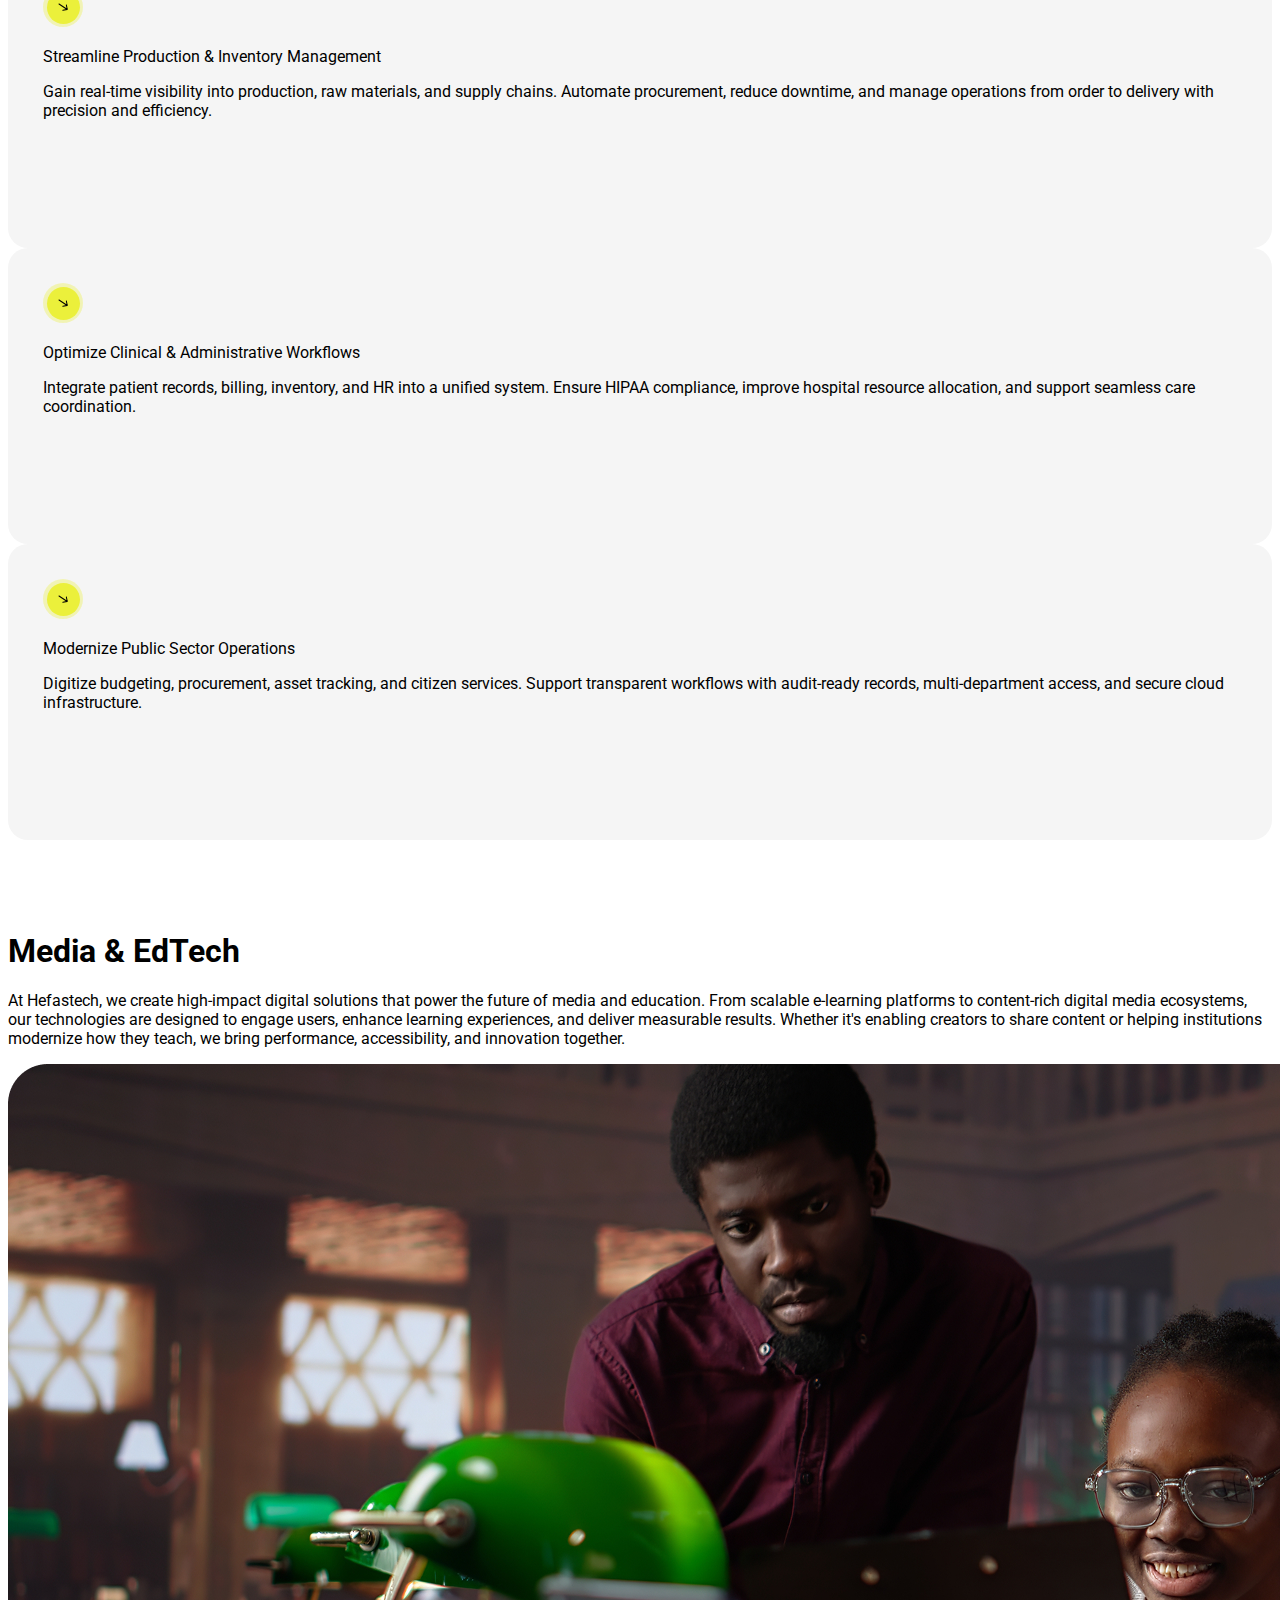
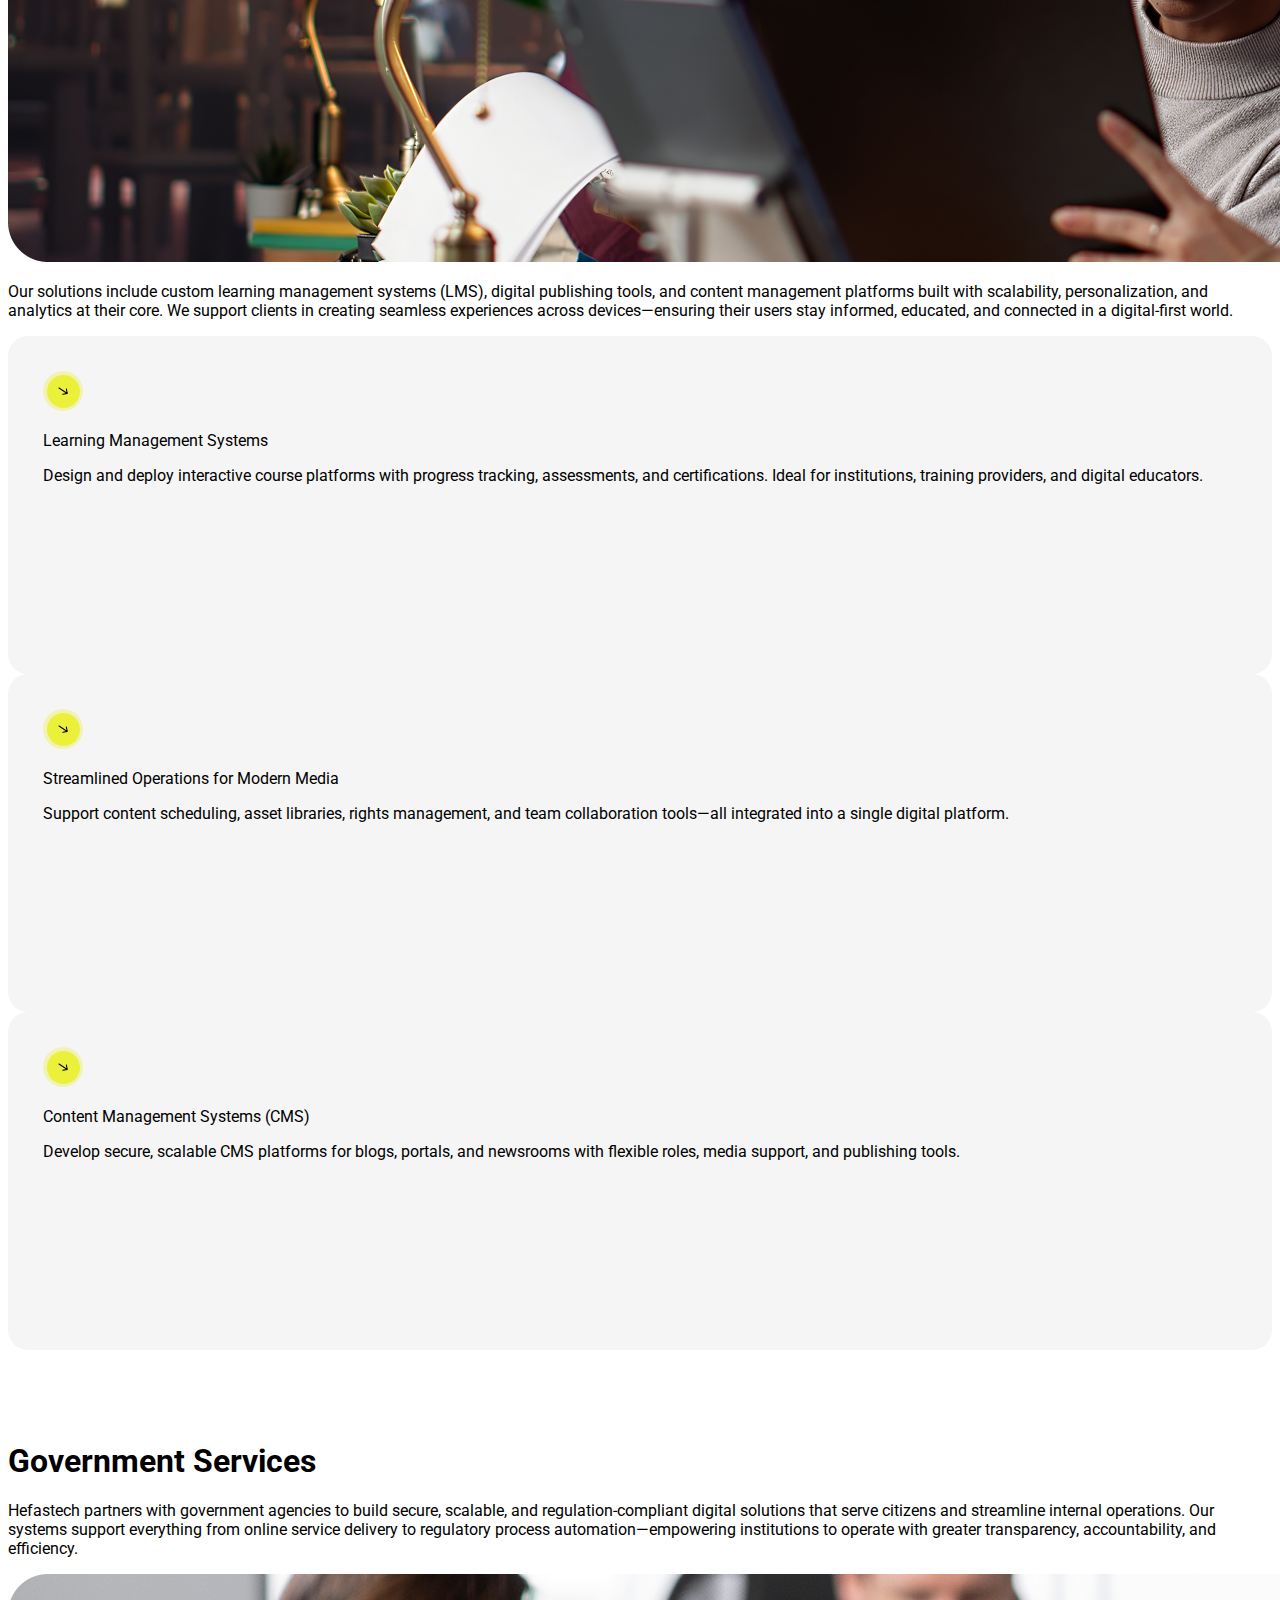
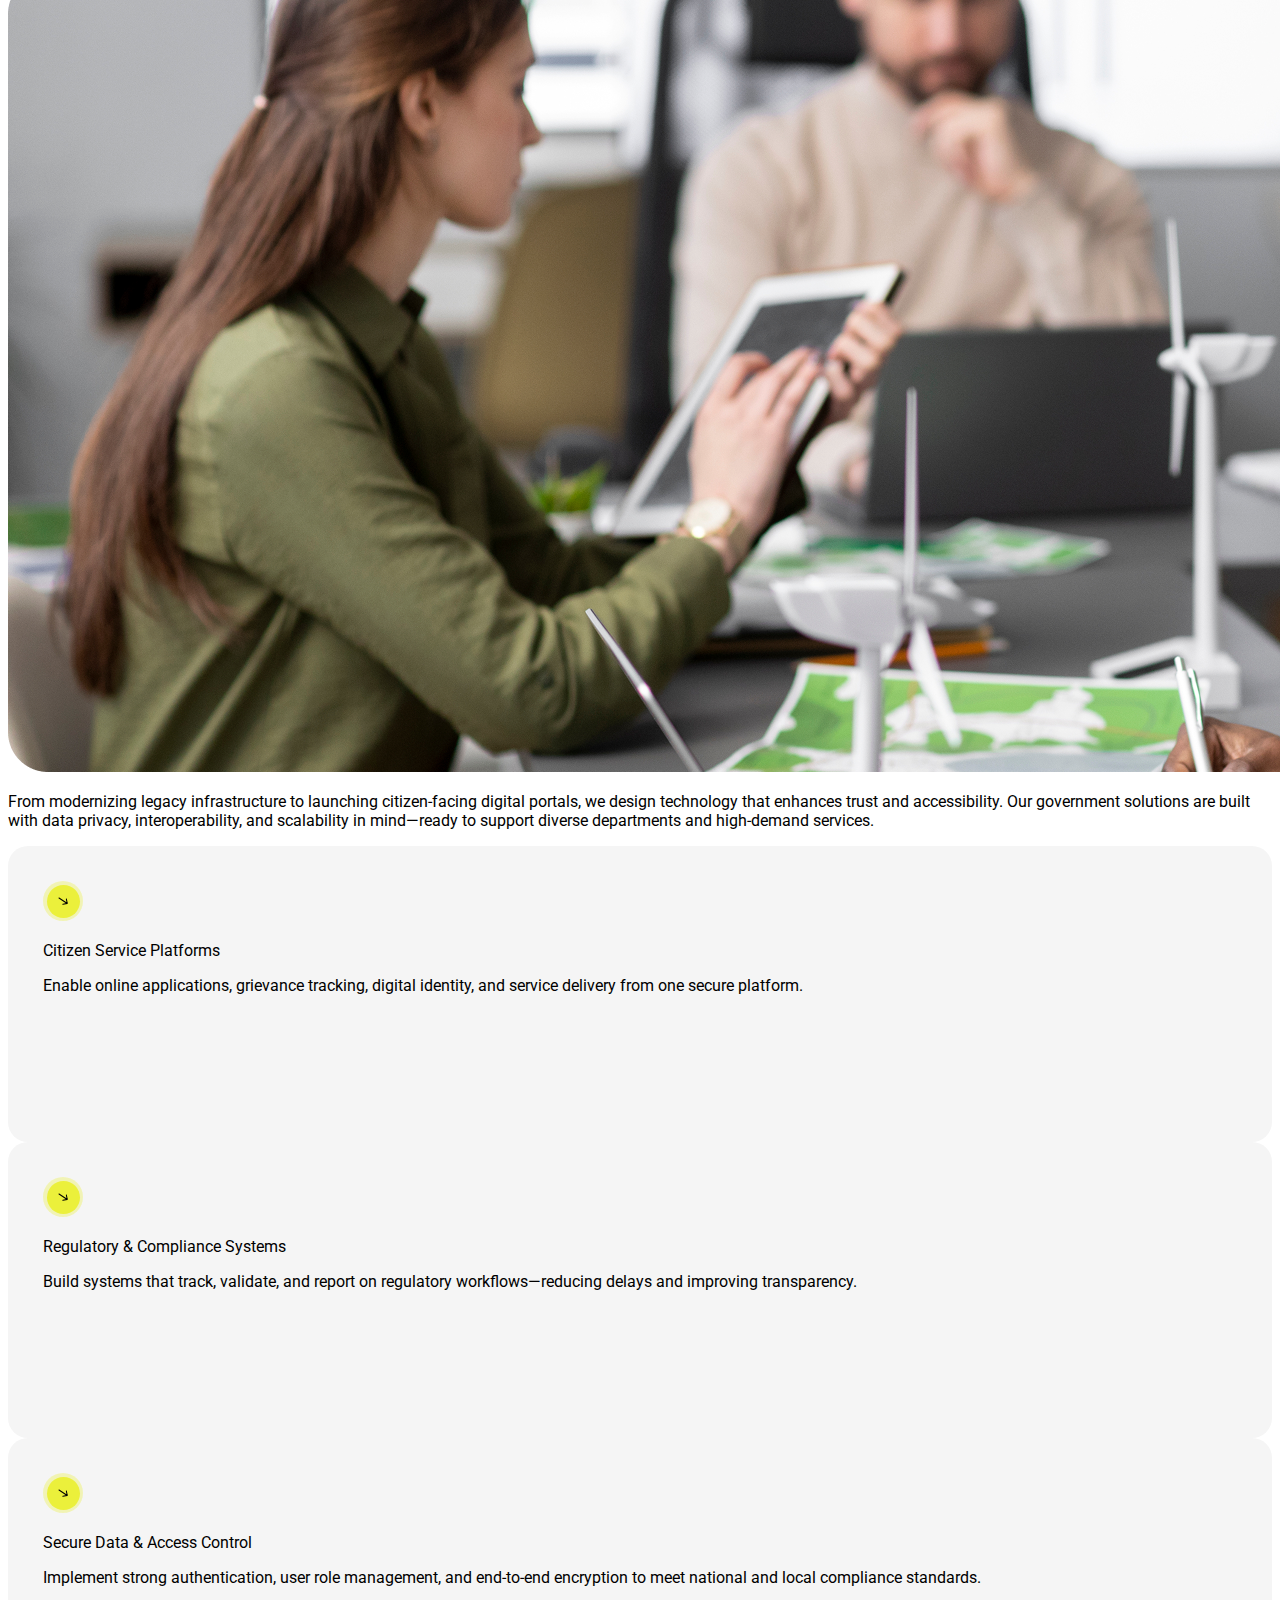
<file: industries.html>
<!DOCTYPE html>
<html lang="en">
   <head>
      <meta charset="utf-8" />
      <meta name="viewport" content="width=device-width, initial-scale=1" />
      <link rel="preconnect" href="https://fonts.googleapis.com" />
      <link rel="preconnect" href="https://fonts.gstatic.com" crossorigin />
      <link rel="icon" type="image/x-icon" href="/images/favicon.ico" />
      <link
         href="https://fonts.googleapis.com/css2?family=Roboto:ital,wght@0,100..900;1,100..900&display=swap"
         rel="stylesheet"
      />
      <link
         rel="stylesheet"
         href="https://cdn.jsdelivr.net/npm/bootstrap-icons@1.13.1/font/bootstrap-icons.min.css"
      />
      <link
         href="https://cdn.jsdelivr.net/npm/bootstrap@5.1.3/dist/css/bootstrap.min.css"
         rel="stylesheet"
         integrity="sha384-1BmE4kWBq78iYhFldvKuhfTAU6auU8tT94WrHftjDbrCEXSU1oBoqyl2QvZ6jIW3"
         crossorigin="anonymous"
      />
      <link rel="stylesheet" href="css/style.css" />
      <title>Hefastech</title>
   </head>
   <body>
      <div
         class="home-header"
         style="background-image: url(./images/industries-banner.png)"
      >
         <nav class="navbar navbar-expand-lg navbar-light fixed-top top-menu">
            <div class="container">
               <a class="navbar-brand" href="index.html">
                  <div class="log">
                     <img src="images/logo.png" alt="logo" class="img-fluid" />
                  </div>
               </a>
               <button
                  class="navbar-toggler"
                  type="button"
                  data-bs-toggle="collapse"
                  data-bs-target="#navbarSupportedContent"
                  aria-controls="navbarSupportedContent"
                  aria-expanded="false"
                  aria-label="Toggle navigation"
               >
                  <span class="navbar-toggler-icon text-white"
                     ><i class="bi bi-bar-chart"></i
                  ></span>
               </button>
               <div
                  class="collapse navbar-collapse"
                  id="navbarSupportedContent"
               >
                  <ul class="navbar-nav mx-auto mb-2 mb-lg-0">
                     <li class="nav-item">
                        <a
                           class="nav-link"
                           aria-current="page"
                           href="index.html"
                           >Home</a
                        >
                     </li>
                     <li class="nav-item">
                        <a class="nav-link" href="aboutus.html">About</a>
                     </li>
                     <li class="nav-item">
                        <a class="nav-link" href="services.html">Service</a>
                     </li>
                     <li class="nav-item">
                        <a class="nav-link active" href="industries.html"
                           >Industries</a
                        >
                     </li>
                     <li class="nav-item">
                        <a class="nav-link" href="technology.html"
                           >Technology</a
                        >
                     </li>
                  </ul>
                  <form class="d-flex">
                     <a
                        href="contactus.html"
                        class="btn btn-theme-green"
                        type="button"
                     >
                        Contact Us
                        <span class="arrow-box-right bg-white ms-2 rotate-none">
                           <img src="images/icons/g-arrow.svg" alt="icon" />
                        </span>
                     </a>
                  </form>
               </div>
            </div>
         </nav>
         <div class="inner-header-banner py-5">
            <div class="banner-caption text-center">
               <h1
                  class="fw-bold text-white mb-0 animate__animated animate__fadeInUp"
               >
                  Industries
               </h1>
            </div>
         </div>
      </div>

      <section>
         <div class="container">
            <div class="row">
               <div class="col-lg-5">
                  <div class="left-col-image">
                     <img
                        src="images/industries-left-thumb.png"
                        alt="industries-left-image"
                        class="img-fluid w-100"
                     />
                  </div>
               </div>
               <div class="col-lg-7 ps-lg-5 mt-4 mt-lg-0">
                  <h1 class="mb-4">
                     Domain-driven solutions built for real-world impact.
                  </h1>
                  <p>
                     Hefastech brings specialized expertise across multiple
                     industries, delivering tailored IT solutions that address
                     the unique challenges and requirements of each sector. Our
                     deep domain knowledge enables us to create targeted
                     solutions that drive tangible business outcomes for
                     organizations in these diverse verticals.
                  </p>
               </div>
            </div>
         </div>
      </section>
      <section class="industry-listing" id="oilGasTechnology">
         <div class="container">
            <div class="row container-banner-section">
               <div class="col-lg-12 text-center">
                  <h1 class="mb-4">Oil and Gas Technology Solutions</h1>
                  <p>
                     The oil and gas industry faces unique challenges requiring
                     specialized technology solutions to optimize operations,
                     ensure safety, and maximize resource utilization. Hefastech
                     delivers custom-built systems that address the specific
                     needs of upstream, midstream, and downstream operations.
                  </p>
               </div>
               <div class="banner-container py-5">
                  <img
                     src="images/industri-oil.png"
                     alt="Oil and Gas Technology Solutions"
                     class="img-fluid"
                  />
               </div>
               <div class="col text-center">
                  <p>
                     Our oil and gas solutions incorporate industry best
                     practices, comply with rigorous safety and environmental
                     standards, and integrate seamlessly with existing
                     operational technology systems. By leveraging our expertise
                     in this domain, energy companies can improve operational
                     efficiency, reduce risks, and maintain competitive
                     advantage in a challenging market environment.
                  </p>
               </div>
            </div>
         </div>
         <div class="container light-bg-small-column">
            <div class="row mt-5">
               <div class="col-lg-4">
                  <div class="bg-gray-light radius-20 card-column-content">
                     <div class="round-icon-small">
                        <div class="round-icon-cover">
                           <div class="round-icon">
                              <img
                                 src="images/icons/arrow-down-small.svg"
                                 alt="Cybersecurity Solutions"
                              />
                           </div>
                        </div>
                        <div class="icon-column-body">
                           <div class="icon-column-content">
                              <p class="fw-bold">
                                 Exploration & Production Systems
                              </p>
                              <p class="mb-0">
                                 Advanced solutions for seismic data analysis,
                                 reservoir modeling, well management, and
                                 production optimization that improve discovery
                                 rates and maximize field productivity while
                                 reducing operational costs.
                              </p>
                           </div>
                        </div>
                     </div>
                  </div>
               </div>
               <div class="col-lg-4">
                  <div class="bg-gray-light radius-20 card-column-content">
                     <div class="round-icon-small">
                        <div class="round-icon-cover">
                           <div class="round-icon">
                              <img
                                 src="images/icons/arrow-down-small.svg"
                                 alt="Digital ID Solutions"
                              />
                           </div>
                        </div>
                        <div class="icon-column-body">
                           <div class="icon-column-content">
                              <p class="fw-bold">
                                 Pipeline & Transportation Management Systems
                              </p>
                              <p class="mb-0">
                                 Comprehensive systems for monitoring and
                                 managing pipeline operations, including leak
                                 detection, flow optimization, maintenance
                                 scheduling, and regulatory compliance
                                 reporting.
                              </p>
                           </div>
                        </div>
                     </div>
                  </div>
               </div>
               <div class="col-lg-4">
                  <div class="bg-gray-light radius-20 card-column-content">
                     <div class="round-icon-small">
                        <div class="round-icon-cover">
                           <div class="round-icon">
                              <img
                                 src="images/icons/arrow-down-small.svg"
                                 alt="Physical Security Solutions"
                              />
                           </div>
                        </div>
                        <div class="icon-column-body">
                           <div class="icon-column-content">
                              <p class="fw-bold">
                                 Refining & Distribution Technology
                              </p>
                              <p class="mb-0">
                                 Integrated solutions for refinery operations,
                                 inventory management, quality control, and
                                 distribution logistics that enhance efficiency
                                 and ensure product quality throughout the value
                                 chain.
                              </p>
                           </div>
                        </div>
                     </div>
                  </div>
               </div>
            </div>
         </div>
      </section>
      <section class="industry-listing" id="healthcareTechnology">
         <div class="container">
            <div class="row container-banner-section">
               <div class="col-lg-12 text-center">
                  <h1 class="mb-4">Healthcare Technology Solutions</h1>
                  <p>
                     Healthcare organizations face increasing pressure to
                     deliver better patient outcomes while controlling costs and
                     ensuring regulatory compliance. Hefastech provides
                     comprehensive healthcare IT solutions that addressthese
                     challenges through innovative technology implementations.
                  </p>
               </div>
               <div class="banner-container py-5">
                  <img
                     src="images/industry-healthcare.png"
                     alt="Healthcare Technology Solutions"
                     class="img-fluid"
                  />
               </div>
               <div class="col text-center">
                  <p>
                     Our healthcare solutions prioritize patient data security,
                     system interoperability, and workflow optimization to
                     create seamless digital experiences for healthcare
                     providers and patients alike. We understand the critical
                     nature of healthcare operations and design our systems with
                     reliability and performance as core requirements.
                  </p>
               </div>
            </div>
         </div>
         <div class="container light-bg-small-column">
            <div class="row mt-5">
               <div class="col-lg-4">
                  <div class="bg-gray-light radius-20 card-column-content">
                     <div class="round-icon-small">
                        <div class="round-icon-cover">
                           <div class="round-icon">
                              <img
                                 src="images/icons/arrow-down-small.svg"
                                 alt="Cybersecurity Solutions"
                              />
                           </div>
                        </div>
                        <div class="icon-column-body">
                           <div class="icon-column-content">
                              <p class="fw-bold">
                                 Electronic Health Record (EHR) Systems
                              </p>
                              <p class="mb-0">
                                 Integrated EHR systems that streamline clinical
                                 documentation, improve care coordination, and
                                 enhance patient engagement while maintaining
                                 strict compliance with privacy regulations.
                              </p>
                           </div>
                        </div>
                     </div>
                  </div>
               </div>
               <div class="col-lg-4">
                  <div class="bg-gray-light radius-20 card-column-content">
                     <div class="round-icon-small">
                        <div class="round-icon-cover">
                           <div class="round-icon">
                              <img
                                 src="images/icons/arrow-down-small.svg"
                                 alt="Digital ID Solutions"
                              />
                           </div>
                        </div>
                        <div class="icon-column-body">
                           <div class="icon-column-content">
                              <p class="fw-bold">Telemedicine Platforms</p>
                              <p class="mb-0">
                                 Secure, reliable virtual care solutions that
                                 expand access to healthcare services, improve
                                 patient convenience, and create new revenue
                                 streams for healthcare providers.
                              </p>
                           </div>
                        </div>
                     </div>
                  </div>
               </div>
               <div class="col-lg-4">
                  <div class="bg-gray-light radius-20 card-column-content">
                     <div class="round-icon-small">
                        <div class="round-icon-cover">
                           <div class="round-icon">
                              <img
                                 src="images/icons/arrow-down-small.svg"
                                 alt="Physical Security Solutions"
                              />
                           </div>
                        </div>
                        <div class="icon-column-body">
                           <div class="icon-column-content">
                              <p class="fw-bold">Healthcare Analytics</p>
                              <p class="mb-0">
                                 Advanced data analysis tools that transform
                                 clinical and operational data into actionable
                                 insights, supporting evidence-based decision
                                 making and continuous quality improvement.
                              </p>
                           </div>
                        </div>
                     </div>
                  </div>
               </div>
            </div>
         </div>
      </section>
      <section class="industry-listing" id="fintechInnovation">
         <div class="container">
            <div class="row container-banner-section">
               <div class="col-lg-12 text-center">
                  <h1 class="mb-4">Fintech Innovation Solutions</h1>
                  <p>
                     The financial services industry is undergoing rapid
                     transformation through technology, creating opportunities
                     for innovation and efficiency gains. Hefastech delivers
                     cutting-edge fintech solutions that help financial
                     institutions modernize their operations, enhance customer
                     experiences, and maintain robust security.
                  </p>
               </div>
               <div class="banner-container py-5">
                  <img
                     src="images/industry-fintech.png"
                     alt="Fintech Innovation Solutions"
                     class="img-fluid"
                  />
               </div>
            </div>
         </div>
         <div class="container light-bg-small-column">
            <div class="row mt-lg-5">
               <div class="col-lg-6 mb-lg-5 mb-lg-4">
                  <div class="bg-gray-light radius-20 card-column-content">
                     <div class="round-icon-small">
                        <div class="round-icon-cover">
                           <div class="round-icon">
                              <img
                                 src="images/icons/arrow-down-small.svg"
                                 alt="Cybersecurity Solutions"
                              />
                           </div>
                        </div>
                        <div class="icon-column-body">
                           <div class="icon-column-content">
                              <p class="fw-bold">Digital Banking Platforms</p>
                              <p class="mb-0">
                                 Comprehensive online and mobile banking
                                 solutions that provide secure, user-friendly
                                 interfaces for account management,
                                 transactions, and financial planning, enhancing
                                 customer engagement and satisfaction.
                              </p>
                           </div>
                        </div>
                     </div>
                  </div>
               </div>
               <div class="col-lg-6 mb-lg-5 mb-lg-4">
                  <div class="bg-gray-light radius-20 card-column-content">
                     <div class="round-icon-small">
                        <div class="round-icon-cover">
                           <div class="round-icon">
                              <img
                                 src="images/icons/arrow-down-small.svg"
                                 alt="Digital ID Solutions"
                              />
                           </div>
                        </div>
                        <div class="icon-column-body">
                           <div class="icon-column-content">
                              <p class="fw-bold">
                                 Payment Processing Infrastructure
                              </p>
                              <p class="mb-0">
                                 Advanced payment infrastructure supporting
                                 multiple payment methods, currencies, and
                                 channels with robust fraud detection and
                                 compliance measures to ensure secure, efficient
                                 transaction processing.
                              </p>
                           </div>
                        </div>
                     </div>
                  </div>
               </div>
               <div class="col-lg-6">
                  <div class="bg-gray-light radius-20 card-column-content">
                     <div class="round-icon-small">
                        <div class="round-icon-cover">
                           <div class="round-icon">
                              <img
                                 src="images/icons/arrow-down-small.svg"
                                 alt="Physical Security Solutions"
                              />
                           </div>
                        </div>
                        <div class="icon-column-body">
                           <div class="icon-column-content">
                              <p class="fw-bold">Blockchain Applications</p>
                              <p class="mb-0">
                                 Innovative distributed ledger solutions for
                                 smart contracts, secure asset transfers, and
                                 transparent record-keeping that reduce costs,
                                 improve security, and create new business
                                 opportunities.
                              </p>
                           </div>
                        </div>
                     </div>
                  </div>
               </div>
               <div class="col-lg-6">
                  <div class="bg-gray-light radius-20 card-column-content">
                     <div class="round-icon-small">
                        <div class="round-icon-cover">
                           <div class="round-icon">
                              <img
                                 src="images/icons/arrow-down-small.svg"
                                 alt="Physical Security Solutions"
                              />
                           </div>
                        </div>
                        <div class="icon-column-body">
                           <div class="icon-column-content">
                              <p class="fw-bold">
                                 Regulatory Compliance Monitoring Systems
                              </p>
                              <p class="mb-0">
                                 Automated compliance solutions that monitor
                                 transactions, identify suspicious activities,
                                 and generate required reports, reducing
                                 compliance costs while ensuring adherence to
                                 evolving regulations.
                              </p>
                           </div>
                        </div>
                     </div>
                  </div>
               </div>
            </div>
         </div>
      </section>
      <section class="industry-listing" id="erpSolutions">
         <div class="container">
            <div class="row container-banner-section">
               <div class="col-lg-12 text-center">
                  <h1 class="mb-4">ERP Solutions</h1>
                  <p>
                     At Hefastech, we design and implement ERP systems that are
                     customized for the unique workflows, compliance standards,
                     and operational goals of each industry we serve. Our ERP
                     platforms unify business processes across
                     departments—finance, supply chain, HR, operations—into a
                     centralized system that enhances visibility, automates
                     routine tasks, and enables smarter decisions.
                  </p>
               </div>
               <div class="banner-container py-5">
                  <img
                     src="images/industry-erp.png"
                     alt="ERP Solutions"
                     class="img-fluid"
                  />
               </div>
               <div class="col text-center">
                  <p>
                     With deep domain expertise in sectors like manufacturing,
                     healthcare, finance, and government, our ERP solutions go
                     beyond generic modules. We deliver vertical-specific
                     features, integrations, and reporting tools that align with
                     your real-world needs—helping you improve productivity,
                     ensure regulatory compliance, and scale efficiently.
                  </p>
               </div>
            </div>
         </div>
         <div class="container light-bg-small-column">
            <div class="row mt-5">
               <div class="col-lg-4">
                  <div class="bg-gray-light radius-20 card-column-content">
                     <div class="round-icon-small">
                        <div class="round-icon-cover">
                           <div class="round-icon">
                              <img
                                 src="images/icons/arrow-down-small.svg"
                                 alt="Cybersecurity Solutions"
                              />
                           </div>
                        </div>
                        <div class="icon-column-body">
                           <div class="icon-column-content">
                              <p class="fw-bold">
                                 Streamline Production & Inventory Management
                              </p>
                              <p class="mb-0">
                                 Gain real-time visibility into production, raw
                                 materials, and supply chains. Automate
                                 procurement, reduce downtime, and manage
                                 operations from order to delivery with
                                 precision and efficiency.
                              </p>
                           </div>
                        </div>
                     </div>
                  </div>
               </div>
               <div class="col-lg-4">
                  <div class="bg-gray-light radius-20 card-column-content">
                     <div class="round-icon-small">
                        <div class="round-icon-cover">
                           <div class="round-icon">
                              <img
                                 src="images/icons/arrow-down-small.svg"
                                 alt="Digital ID Solutions"
                              />
                           </div>
                        </div>
                        <div class="icon-column-body">
                           <div class="icon-column-content">
                              <p class="fw-bold">
                                 Optimize Clinical & Administrative Workflows
                              </p>
                              <p class="mb-0">
                                 Integrate patient records, billing, inventory,
                                 and HR into a unified system. Ensure HIPAA
                                 compliance, improve hospital resource
                                 allocation, and support seamless care
                                 coordination.
                              </p>
                           </div>
                        </div>
                     </div>
                  </div>
               </div>
               <div class="col-lg-4">
                  <div class="bg-gray-light radius-20 card-column-content">
                     <div class="round-icon-small">
                        <div class="round-icon-cover">
                           <div class="round-icon">
                              <img
                                 src="images/icons/arrow-down-small.svg"
                                 alt="Physical Security Solutions"
                              />
                           </div>
                        </div>
                        <div class="icon-column-body">
                           <div class="icon-column-content">
                              <p class="fw-bold">
                                 Modernize Public Sector Operations
                              </p>
                              <p class="mb-0">
                                 Digitize budgeting, procurement, asset
                                 tracking, and citizen services. Support
                                 transparent workflows with audit-ready records,
                                 multi-department access, and secure cloud
                                 infrastructure.
                              </p>
                           </div>
                        </div>
                     </div>
                  </div>
               </div>
            </div>
         </div>
      </section>
      <section class="industry-listing" id="mediaEdtech">
         <div class="container">
            <div class="row container-banner-section">
               <div class="col-lg-12 text-center">
                  <h1 class="mb-4">Media & EdTech</h1>
                  <p>
                     At Hefastech, we create high-impact digital solutions that
                     power the future of media and education. From scalable
                     e-learning platforms to content-rich digital media
                     ecosystems, our technologies are designed to engage users,
                     enhance learning experiences, and deliver measurable
                     results. Whether it's enabling creators to share content or
                     helping institutions modernize how they teach, we bring
                     performance, accessibility, and innovation together.
                  </p>
               </div>
               <div class="banner-container py-5">
                  <img
                     src="images/industry-media.png"
                     alt="Media & EdTech"
                     class="img-fluid"
                  />
               </div>
               <div class="col text-center">
                  <p>
                     Our solutions include custom learning management systems
                     (LMS), digital publishing tools, and content management
                     platforms built with scalability, personalization, and
                     analytics at their core. We support clients in creating
                     seamless experiences across devices—ensuring their users
                     stay informed, educated, and connected in a digital-first
                     world.
                  </p>
               </div>
            </div>
         </div>
         <div class="container light-bg-small-column industry-bg-threecol">
            <div class="row mt-5">
               <div class="col-lg-4">
                  <div class="bg-gray-light radius-20 card-column-content">
                     <div class="round-icon-small">
                        <div class="round-icon-cover">
                           <div class="round-icon">
                              <img
                                 src="images/icons/arrow-down-small.svg"
                                 alt="Cybersecurity Solutions"
                              />
                           </div>
                        </div>
                        <div class="icon-column-body">
                           <div class="icon-column-content">
                              <p class="fw-bold">Learning Management Systems</p>
                              <p class="mb-0">
                                 Design and deploy interactive course platforms
                                 with progress tracking, assessments, and
                                 certifications. Ideal for institutions,
                                 training providers, and digital educators.
                              </p>
                           </div>
                        </div>
                     </div>
                  </div>
               </div>
               <div class="col-lg-4">
                  <div class="bg-gray-light radius-20 card-column-content">
                     <div class="round-icon-small">
                        <div class="round-icon-cover">
                           <div class="round-icon">
                              <img
                                 src="images/icons/arrow-down-small.svg"
                                 alt="Digital ID Solutions"
                              />
                           </div>
                        </div>
                        <div class="icon-column-body">
                           <div class="icon-column-content">
                              <p class="fw-bold">
                                 Streamlined Operations for Modern Media
                              </p>
                              <p class="mb-0">
                                 Support content scheduling, asset libraries,
                                 rights management, and team collaboration
                                 tools—all integrated into a single digital
                                 platform.
                              </p>
                           </div>
                        </div>
                     </div>
                  </div>
               </div>
               <div class="col-lg-4">
                  <div class="bg-gray-light radius-20 card-column-content">
                     <div class="round-icon-small">
                        <div class="round-icon-cover">
                           <div class="round-icon">
                              <img
                                 src="images/icons/arrow-down-small.svg"
                                 alt="Physical Security Solutions"
                              />
                           </div>
                        </div>
                        <div class="icon-column-body">
                           <div class="icon-column-content">
                              <p class="fw-bold">
                                 Content Management Systems (CMS)
                              </p>
                              <p class="mb-0">
                                 Develop secure, scalable CMS platforms for
                                 blogs, portals, and newsrooms with flexible
                                 roles, media support, and publishing tools.
                              </p>
                           </div>
                        </div>
                     </div>
                  </div>
               </div>
            </div>
         </div>
      </section>
      <section class="industry-listing section-bottom-padd" id="govtServices">
         <div class="container">
            <div class="row container-banner-section">
               <div class="col-lg-12 text-center">
                  <h1 class="mb-4">Government Services</h1>
                  <p>
                     Hefastech partners with government agencies to build
                     secure, scalable, and regulation-compliant digital
                     solutions that serve citizens and streamline internal
                     operations. Our systems support everything from online
                     service delivery to regulatory process
                     automation—empowering institutions to operate with greater
                     transparency, accountability, and efficiency.
                  </p>
               </div>
               <div class="banner-container py-5">
                  <img
                     src="images/industry-gov..png"
                     alt="Government Services"
                     class="img-fluid"
                  />
               </div>
               <div class="col text-center">
                  <p>
                     From modernizing legacy infrastructure to launching
                     citizen-facing digital portals, we design technology that
                     enhances trust and accessibility. Our government solutions
                     are built with data privacy, interoperability, and
                     scalability in mind—ready to support diverse departments
                     and high-demand services.
                  </p>
               </div>
            </div>
         </div>
         <div class="container light-bg-small-column">
            <div class="row mt-5">
               <div class="col-lg-4">
                  <div class="bg-gray-light radius-20 card-column-content">
                     <div class="round-icon-small">
                        <div class="round-icon-cover">
                           <div class="round-icon">
                              <img
                                 src="images/icons/arrow-down-small.svg"
                                 alt="Cybersecurity Solutions"
                              />
                           </div>
                        </div>
                        <div class="icon-column-body">
                           <div class="icon-column-content">
                              <p class="fw-bold">Citizen Service Platforms</p>
                              <p class="mb-0">
                                 Enable online applications, grievance tracking,
                                 digital identity, and service delivery from one
                                 secure platform.
                              </p>
                           </div>
                        </div>
                     </div>
                  </div>
               </div>
               <div class="col-lg-4">
                  <div class="bg-gray-light radius-20 card-column-content">
                     <div class="round-icon-small">
                        <div class="round-icon-cover">
                           <div class="round-icon">
                              <img
                                 src="images/icons/arrow-down-small.svg"
                                 alt="Digital ID Solutions"
                              />
                           </div>
                        </div>
                        <div class="icon-column-body">
                           <div class="icon-column-content">
                              <p class="fw-bold">
                                 Regulatory & Compliance Systems
                              </p>
                              <p class="mb-0">
                                 Build systems that track, validate, and report
                                 on regulatory workflows—reducing delays and
                                 improving transparency.
                              </p>
                           </div>
                        </div>
                     </div>
                  </div>
               </div>
               <div class="col-lg-4">
                  <div class="bg-gray-light radius-20 card-column-content">
                     <div class="round-icon-small">
                        <div class="round-icon-cover">
                           <div class="round-icon">
                              <img
                                 src="images/icons/arrow-down-small.svg"
                                 alt="Physical Security Solutions"
                              />
                           </div>
                        </div>
                        <div class="icon-column-body">
                           <div class="icon-column-content">
                              <p class="fw-bold">
                                 Secure Data & Access Control
                              </p>
                              <p class="mb-0">
                                 Implement strong authentication, user role
                                 management, and end-to-end encryption to meet
                                 national and local compliance standards.
                              </p>
                           </div>
                        </div>
                     </div>
                  </div>
               </div>
            </div>
         </div>
      </section>
      <section class="bg-gray-light py-5">
         <div class="container text-center">
            <h1 class="theme-green-text">Get Started With Hefastech Today</h1>
            <p class="py-4 px-lg-5 mb-0">
               Ready to transform your business with innovative IT solutions?
               Contact Hefastech today to discuss your requirements and discover
               how our comprehensive services can address your specific
               challenges.
            </p>
            <div class="get-start-btns">
               <a class="btn btn-theme-green me-lg-3" href="contactus.html">
                  Request a Consultation
                  <span class="arrow-box-right bg-white rotate-none ms-2">
                     <img src="images/icons/g-arrow.svg" alt="icon" />
                  </span>
               </a>
               <!-- <a
                  href="./pdf/brochure.pdf"
                  class="btn btn-theme-yellow"
                  download="brochure.pdf"
               >
                  Download Brochure
                  <span class="arrow-box-right ms-2 rotate-none">
                     <img src="images/icons/y-arrow.svg" alt="icon" />
                  </span>
               </a> -->
            </div>
         </div>
      </section>
      <section class="footer theme-green-bg pt-5 pb-3">
         <div class="container">
            <div class="row">
               <div class="col-lg-3">
                  <div class="footer-logo-section">
                     <div class="footerlogo">
                        <img
                           src="images/logo.png"
                           alt="Logo"
                           class="img-fluid"
                        />
                     </div>
                     <p class="text-white mt-4">
                        Trusted IT solutions for growth across enterprise,
                        government, and education.
                     </p>
                  </div>
               </div>
               <div class="col-lg-3">
                  <div class="footer-title">
                     <p class="content-title text-white">Links</p>
                  </div>
                  <div class="footer-menu d-flex gap-5 text-white">
                     <ul class="list-unstyled">
                        <li><a href="index.html">Home</a></li>
                        <li><a href="aboutus.html">About</a></li>
                        <li><a href="services.html">Service</a></li>
                     </ul>
                     <ul class="list-unstyled">
                        <li><a href="industries.html">Industries</a></li>
                        <li><a href="technology.html">Technology</a></li>
                        <li><a href="contactus.html">Contact</a></li>
                     </ul>
                  </div>
               </div>
               <div class="col-lg-3">
                  <div class="footer-title">
                     <p class="content-title text-white">Contact Info</p>
                  </div>
                  <div class="contact-info">
                     <p class="text-white mb-4">
                        <span class="pe-3"
                           ><img
                              src="images/icons/email.svg"
                              alt="Email" /></span
                        ><a href="mailto:presales@hefastech.com"
                           >presales@hefastech.com
                        </a>
                     </p>
                     <p class="text-white">
                        <span class="pe-3"
                           ><img
                              src="images/icons/phone.svg"
                              alt="Phone" /></span
                        ><a href="tel:+971547071971">+971 54 707 1971 </a>
                     </p>
                  </div>
               </div>
               <div class="col-lg-3">
                  <div class="footer-title">
                     <p class="content-title text-white">Headquarters</p>
                  </div>
                  <div class="d-flex locations text-white">
                     <span class="pe-3"
                        ><img src="images/icons/locations.svg" alt="Location"
                     /></span>
                     <p>33/39, Al Mansoori Building, Ras Al Khor, Dubai, UAE</p>
                  </div>
               </div>
               <div class="col-12 pt-4">
                  <div class="social-icons d-flex gap-3">
                     <a href="#" target="_blank"
                        ><span class="icon-bg">
                           <img
                              src="images/icons/facebook.svg"
                              alt="Facebook"
                           /> </span
                     ></a>
                     <a
                        href="https://www.instagram.com/hefastech/ "
                        target="_blank"
                        ><span class="icon-bg">
                           <img
                              src="images/icons/instagram.svg"
                              alt="Instagram"
                           /> </span
                     ></a>
                     <!-- <span class="icon-bg">
                        <img src="images/icons/twitter.svg" alt="Twitter" />
                     </span>
                     <span class="icon-bg">
                        <img src="images/icons/in.svg" alt="LinkedIn" />
                     </span> -->
                  </div>
               </div>
               <div class="copyright text-center text-white pt-4">
                  <p class="mb-0">
                     <small
                        >&copy; Hefastech IT Solutions All rights
                        reserved</small
                     >
                  </p>
               </div>
            </div>
         </div>
      </section>
      <script
         src="https://cdn.jsdelivr.net/npm/bootstrap@5.1.3/dist/js/bootstrap.bundle.min.js"
         integrity="sha384-ka7Sk0Gln4gmtz2MlQnikT1wXgYsOg+OMhuP+IlRH9sENBO0LRn5q+8nbTov4+1p"
         crossorigin="anonymous"
      ></script>
      <script src="js/main.js"></script>

      <!-- Option 2: Separate Popper and Bootstrap JS -->
      <!--
    <script src="https://cdn.jsdelivr.net/npm/@popperjs/core@2.10.2/dist/umd/popper.min.js" integrity="sha384-7+zCNj/IqJ95wo16oMtfsKbZ9ccEh31eOz1HGyDuCQ6wgnyJNSYdrPa03rtR1zdB" crossorigin="anonymous"></script>
    <script src="https://cdn.jsdelivr.net/npm/bootstrap@5.1.3/dist/js/bootstrap.min.js" integrity="sha384-QJHtvGhmr9XOIpI6YVutG+2QOK9T+ZnN4kzFN1RtK3zEFEIsxhlmWl5/YESvpZ13" crossorigin="anonymous"></script>
    -->
   </body>
</html>
</file>
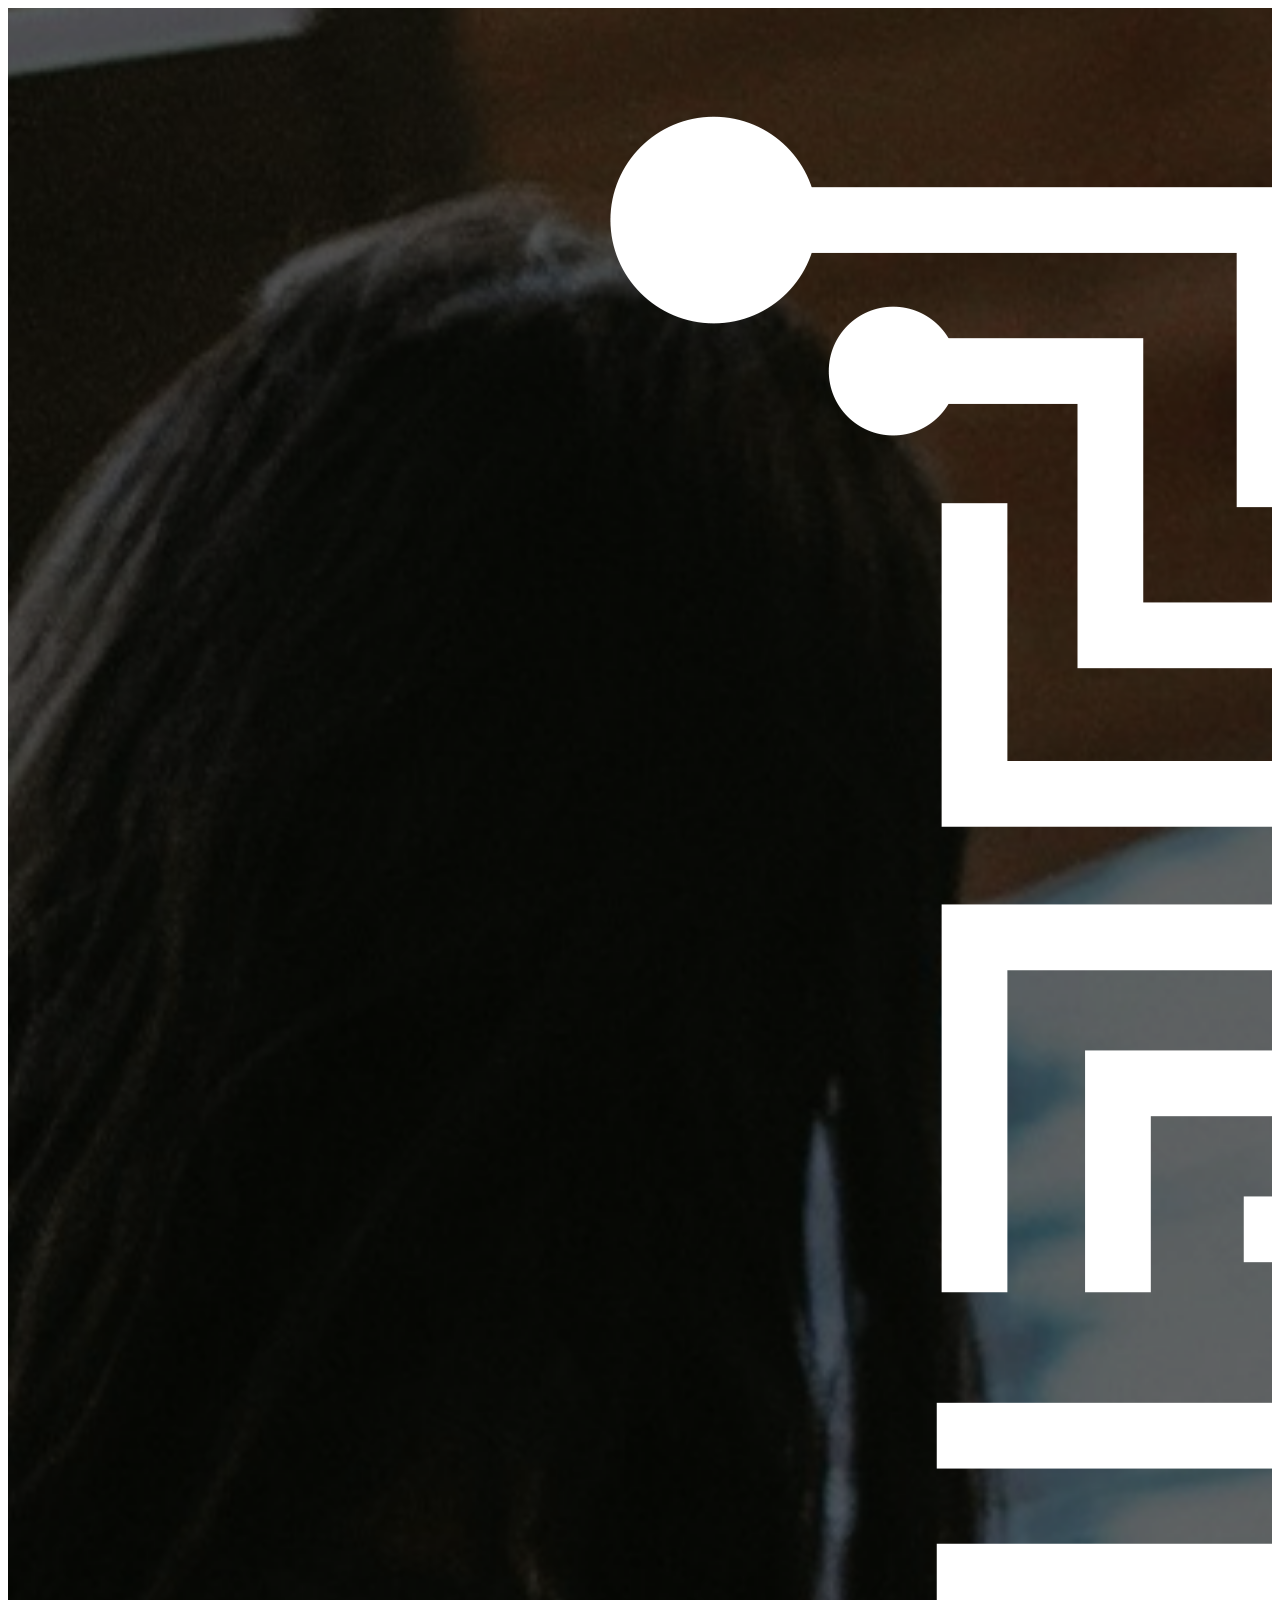
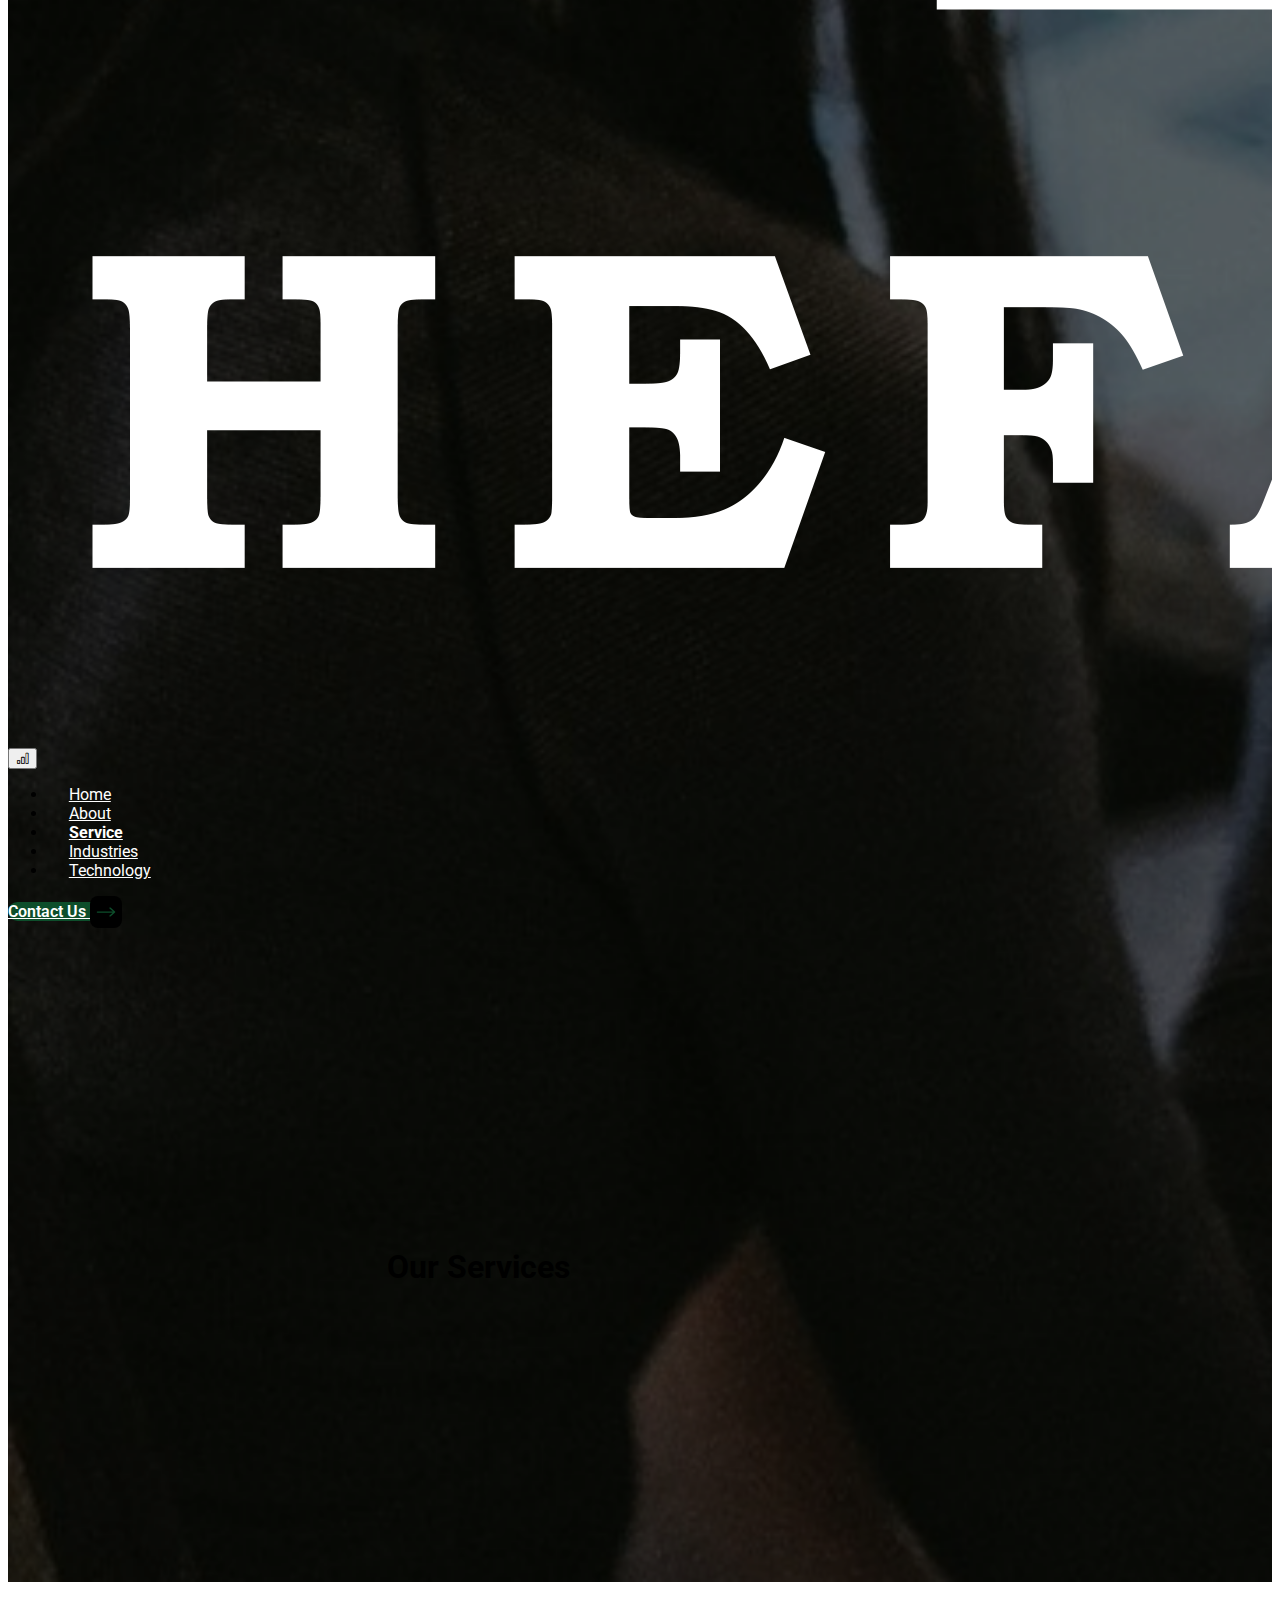
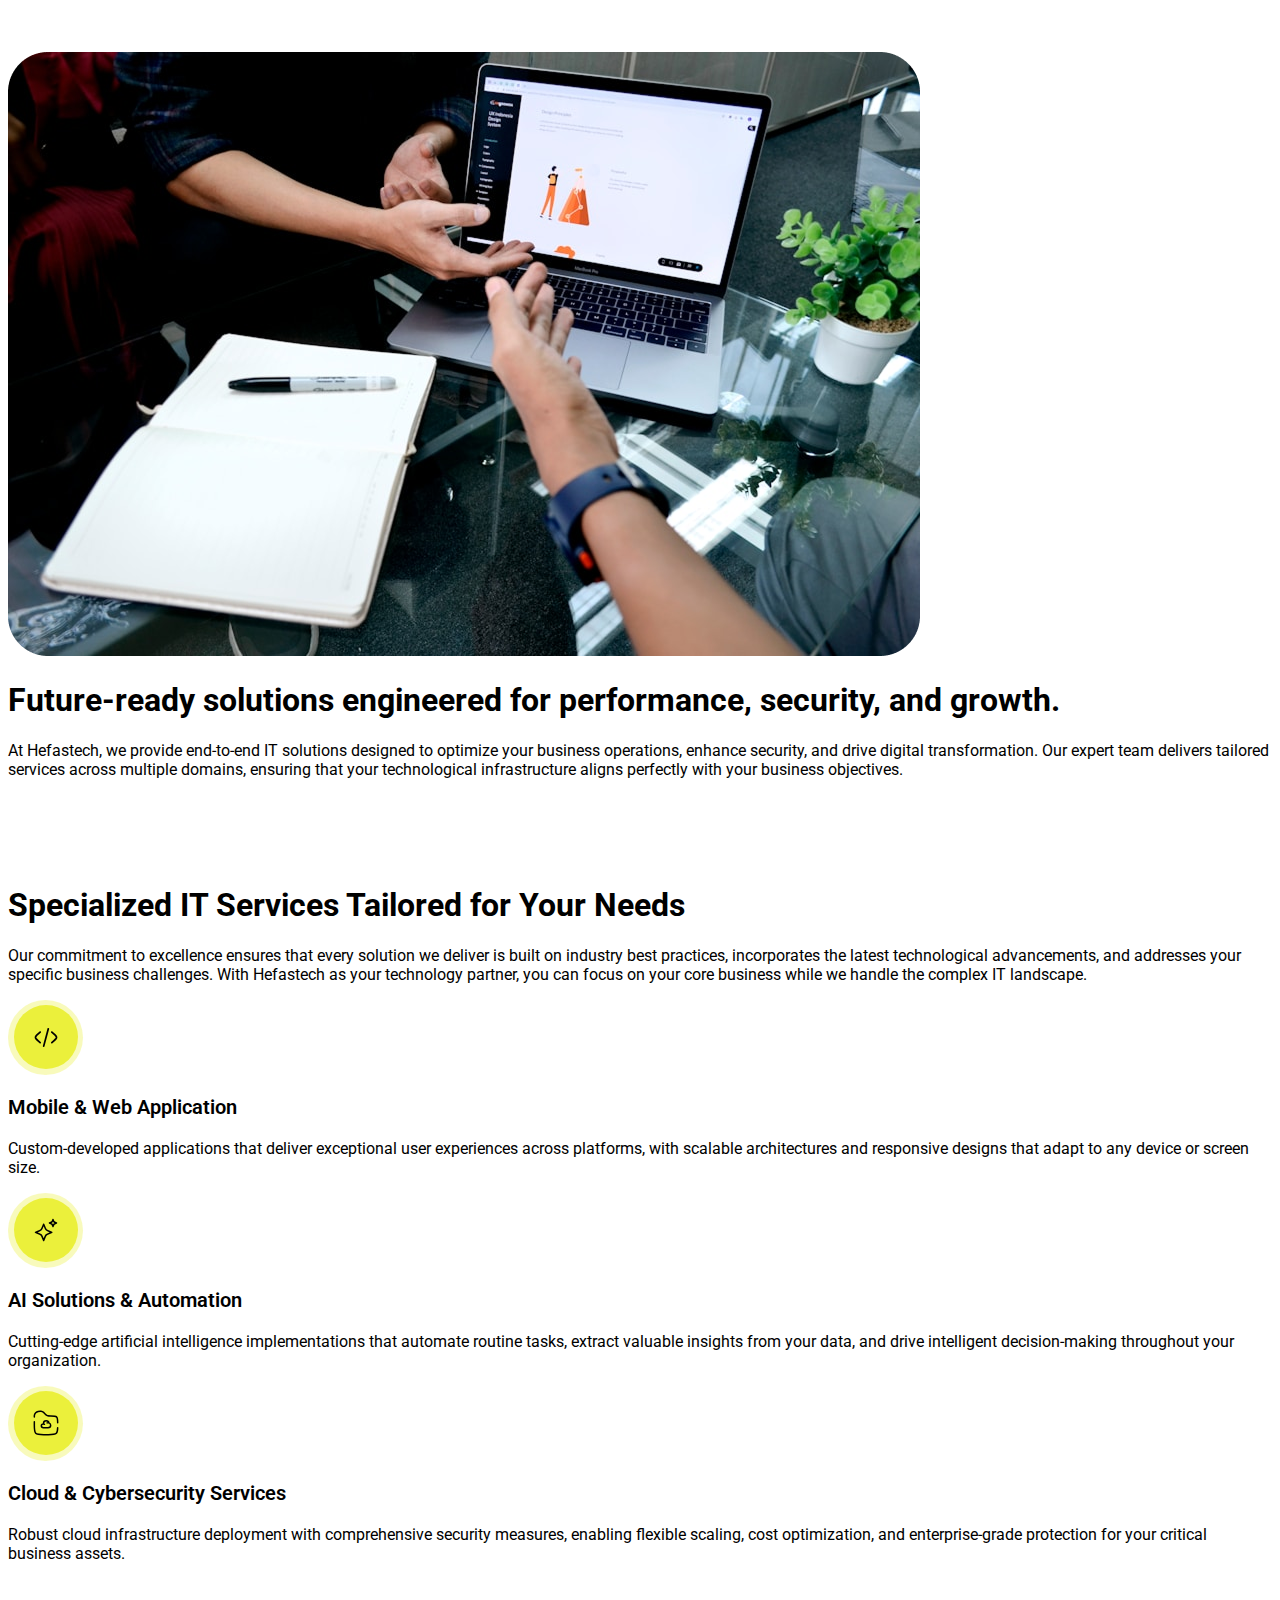
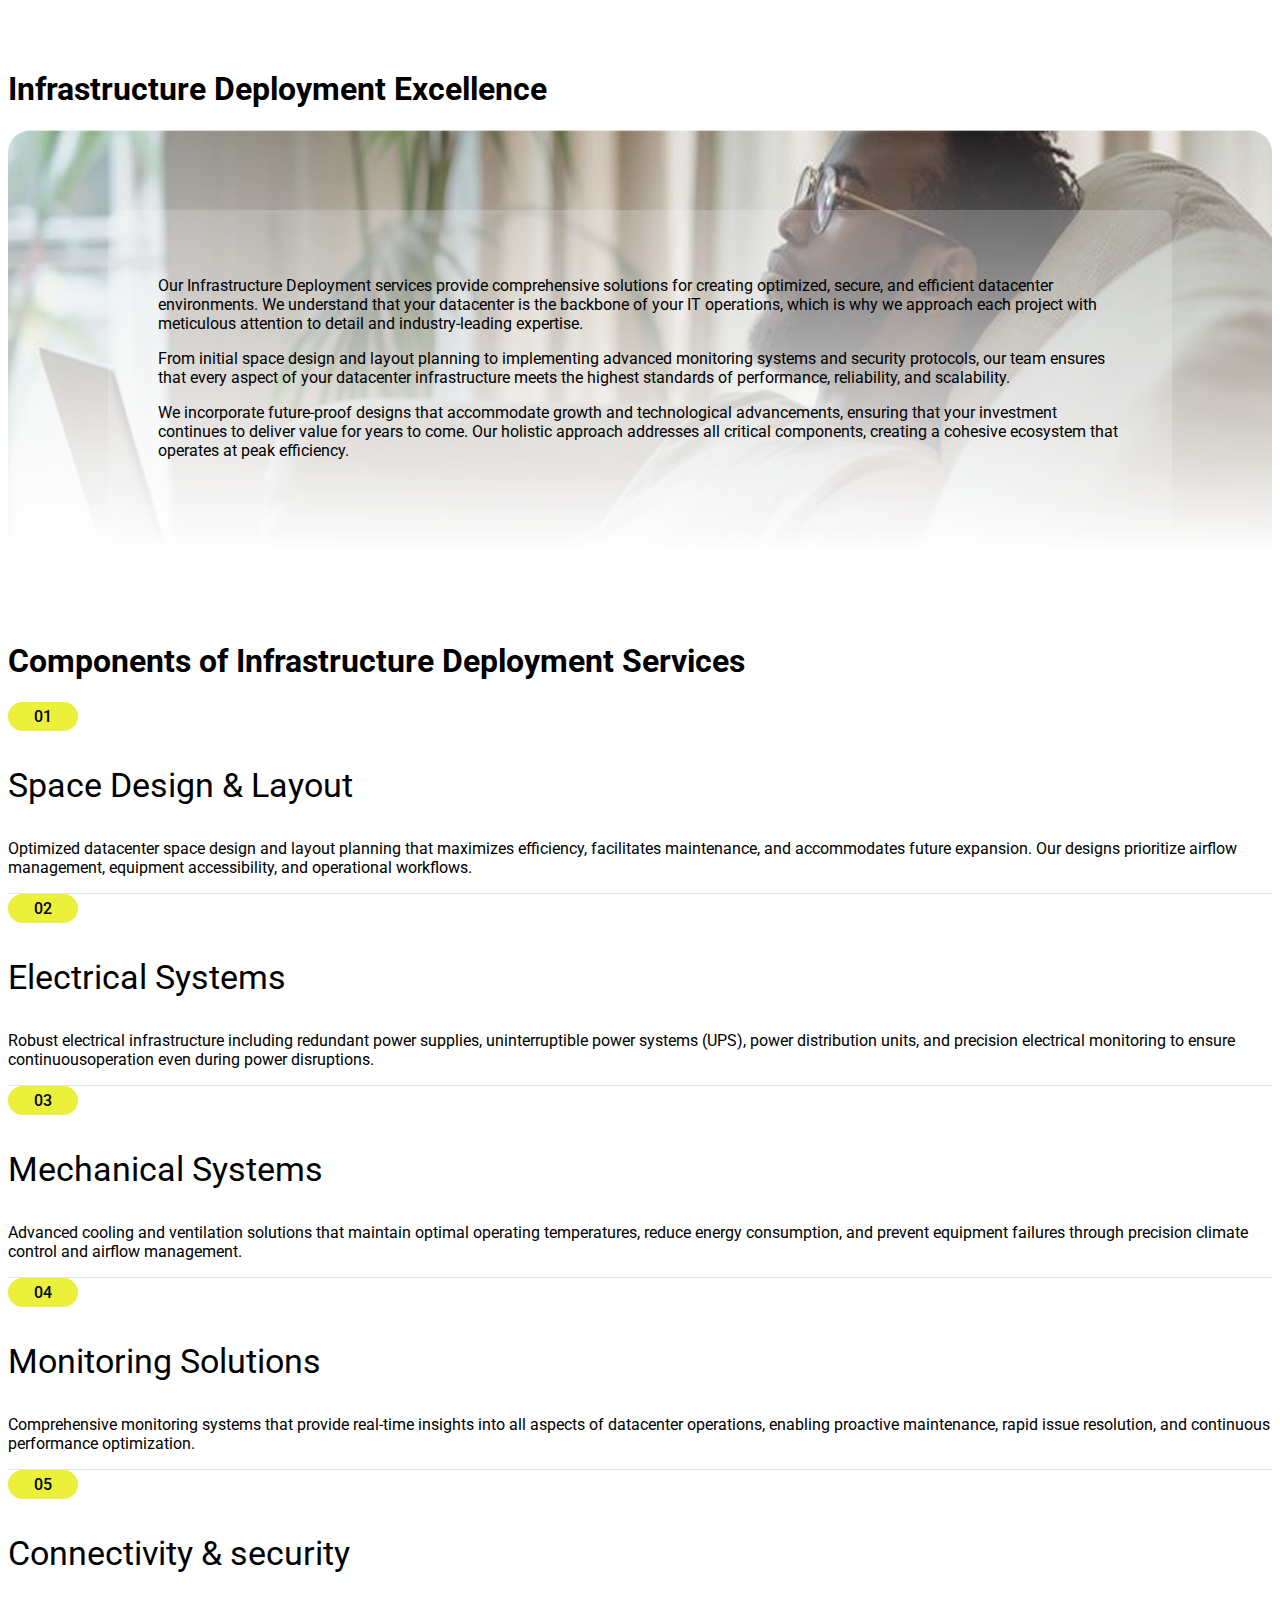
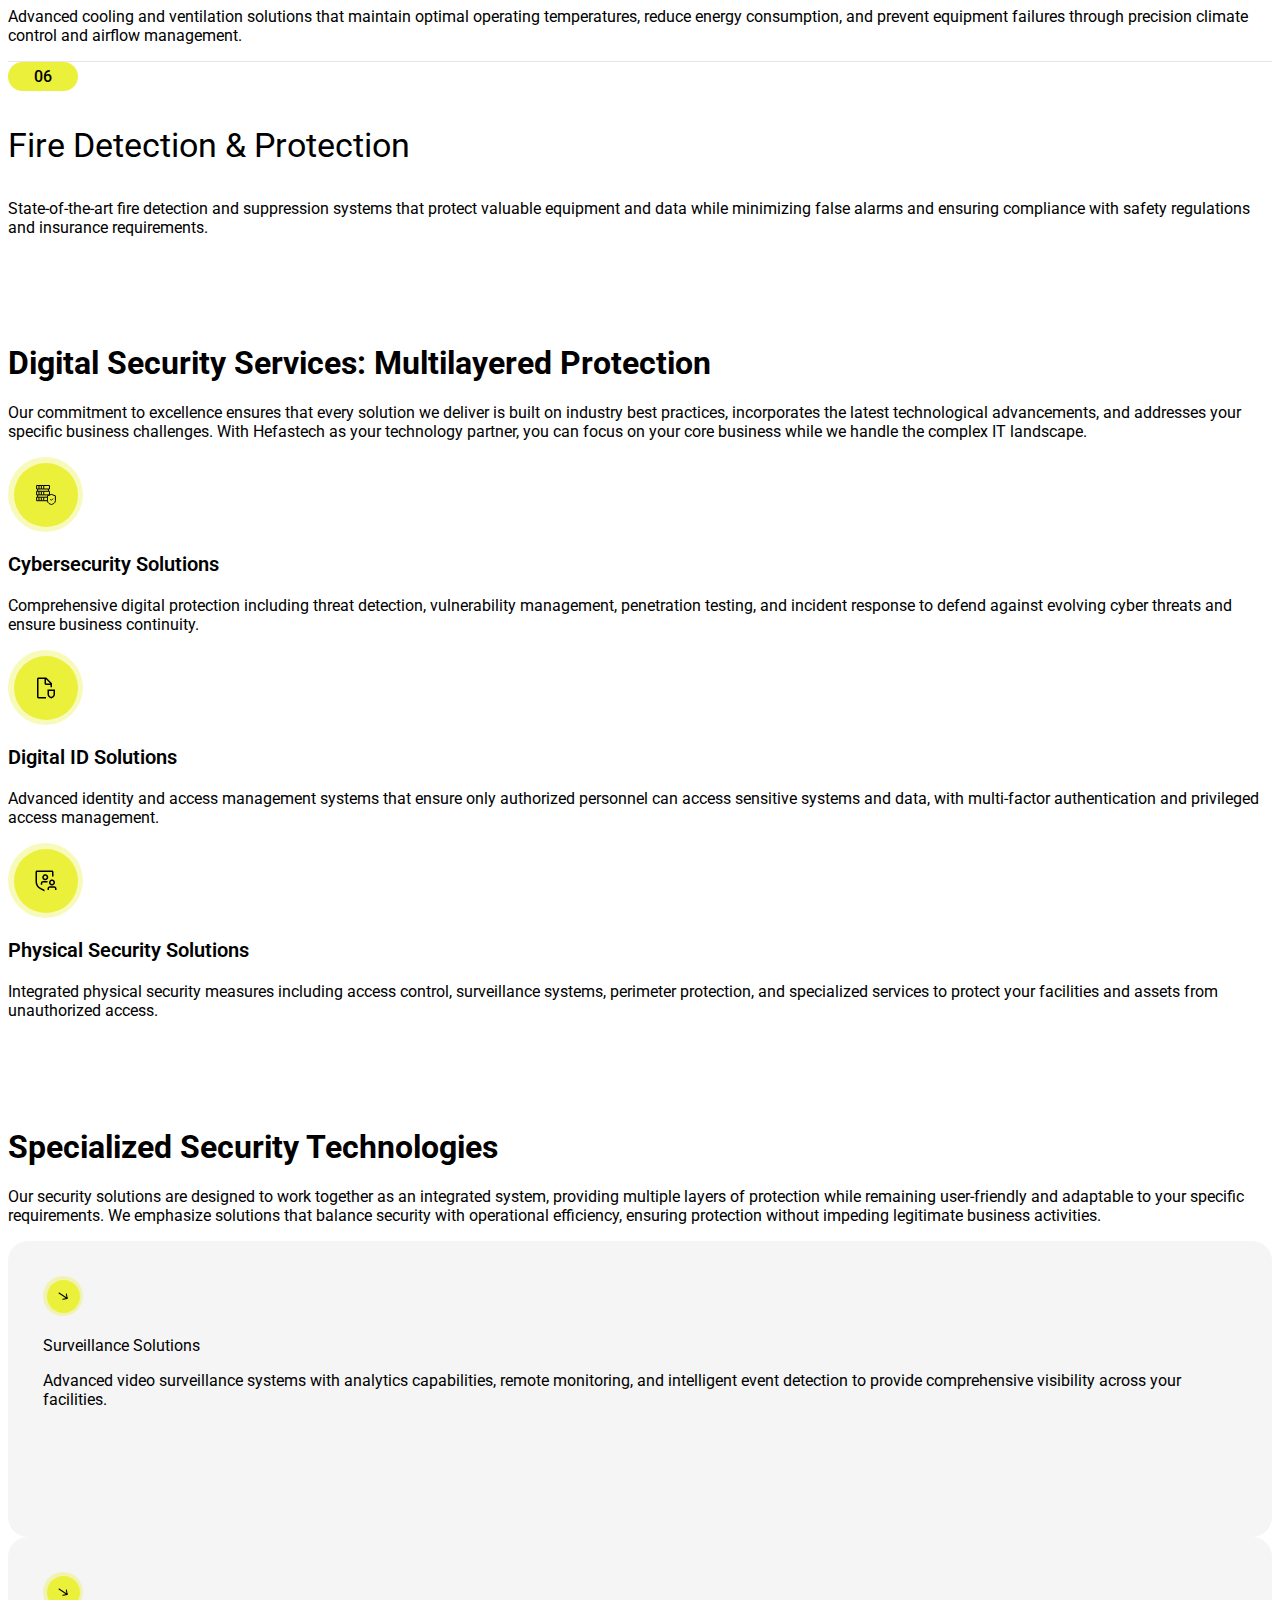
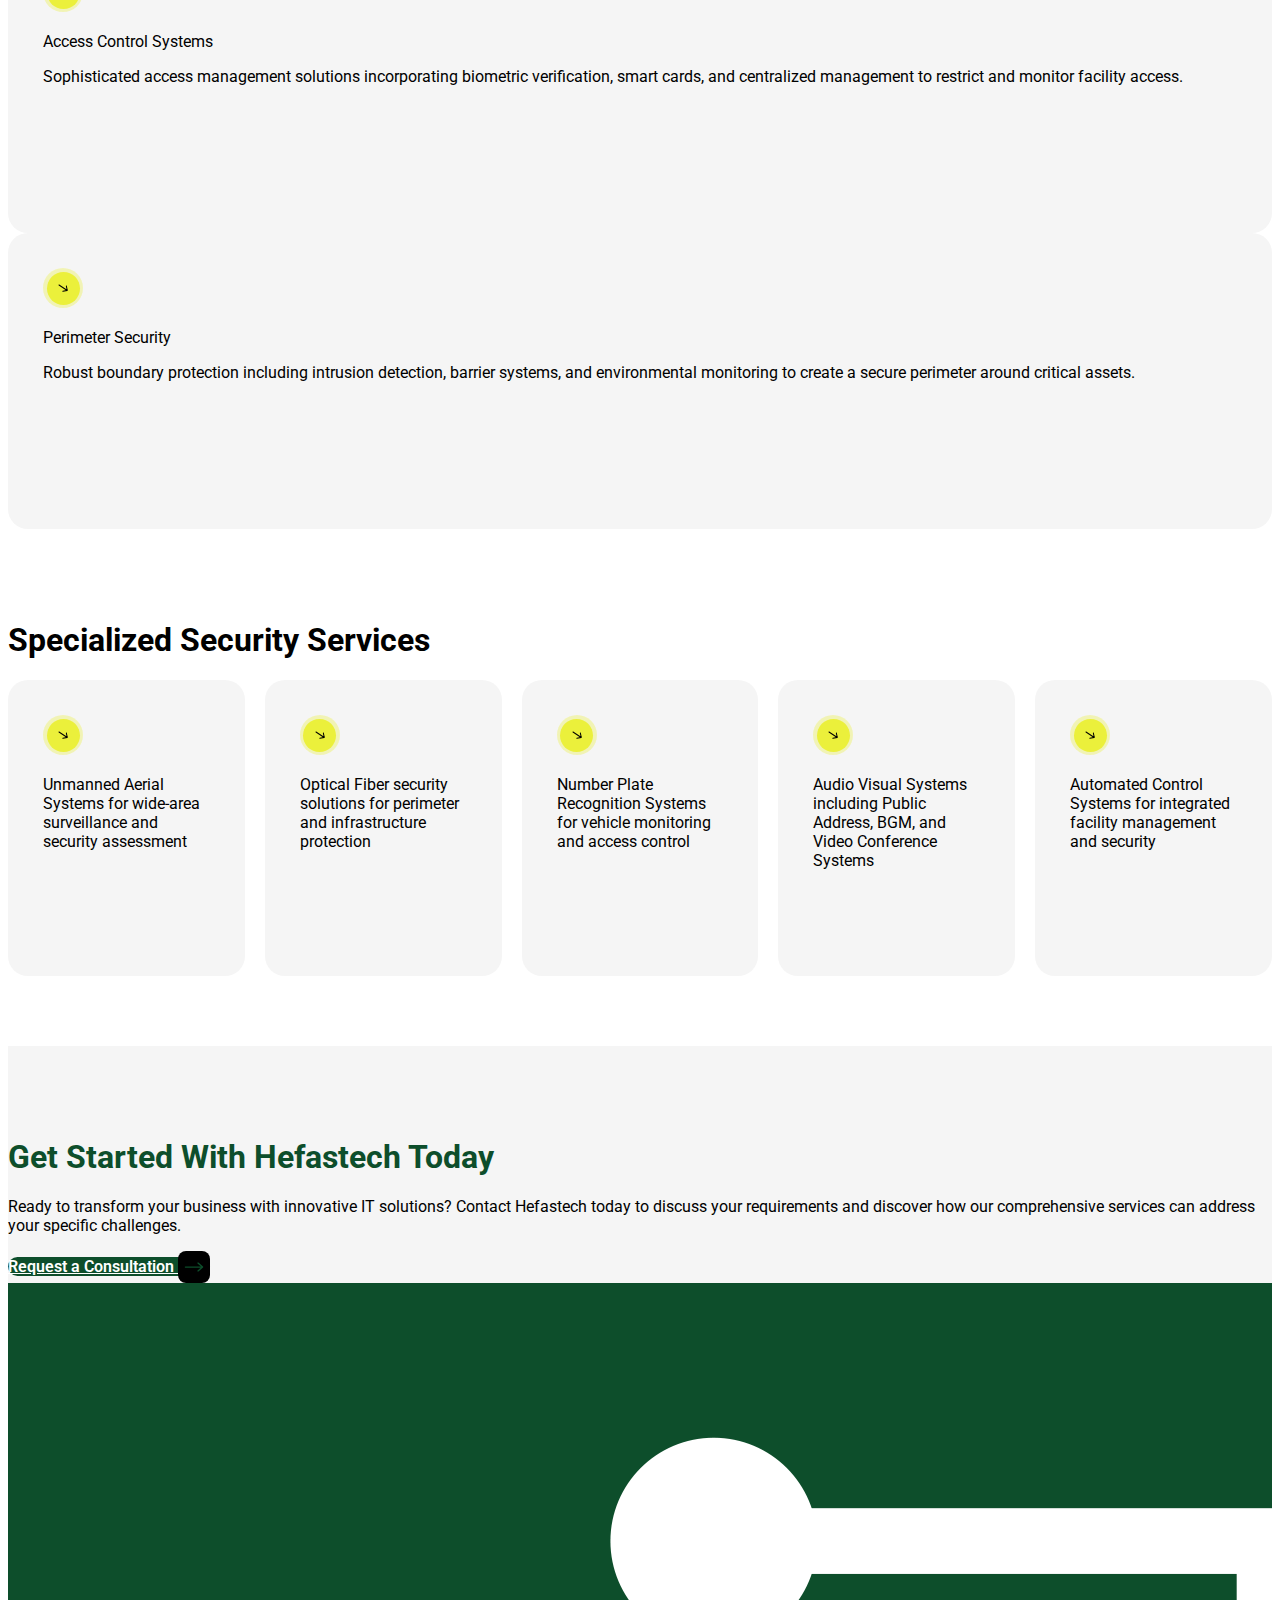
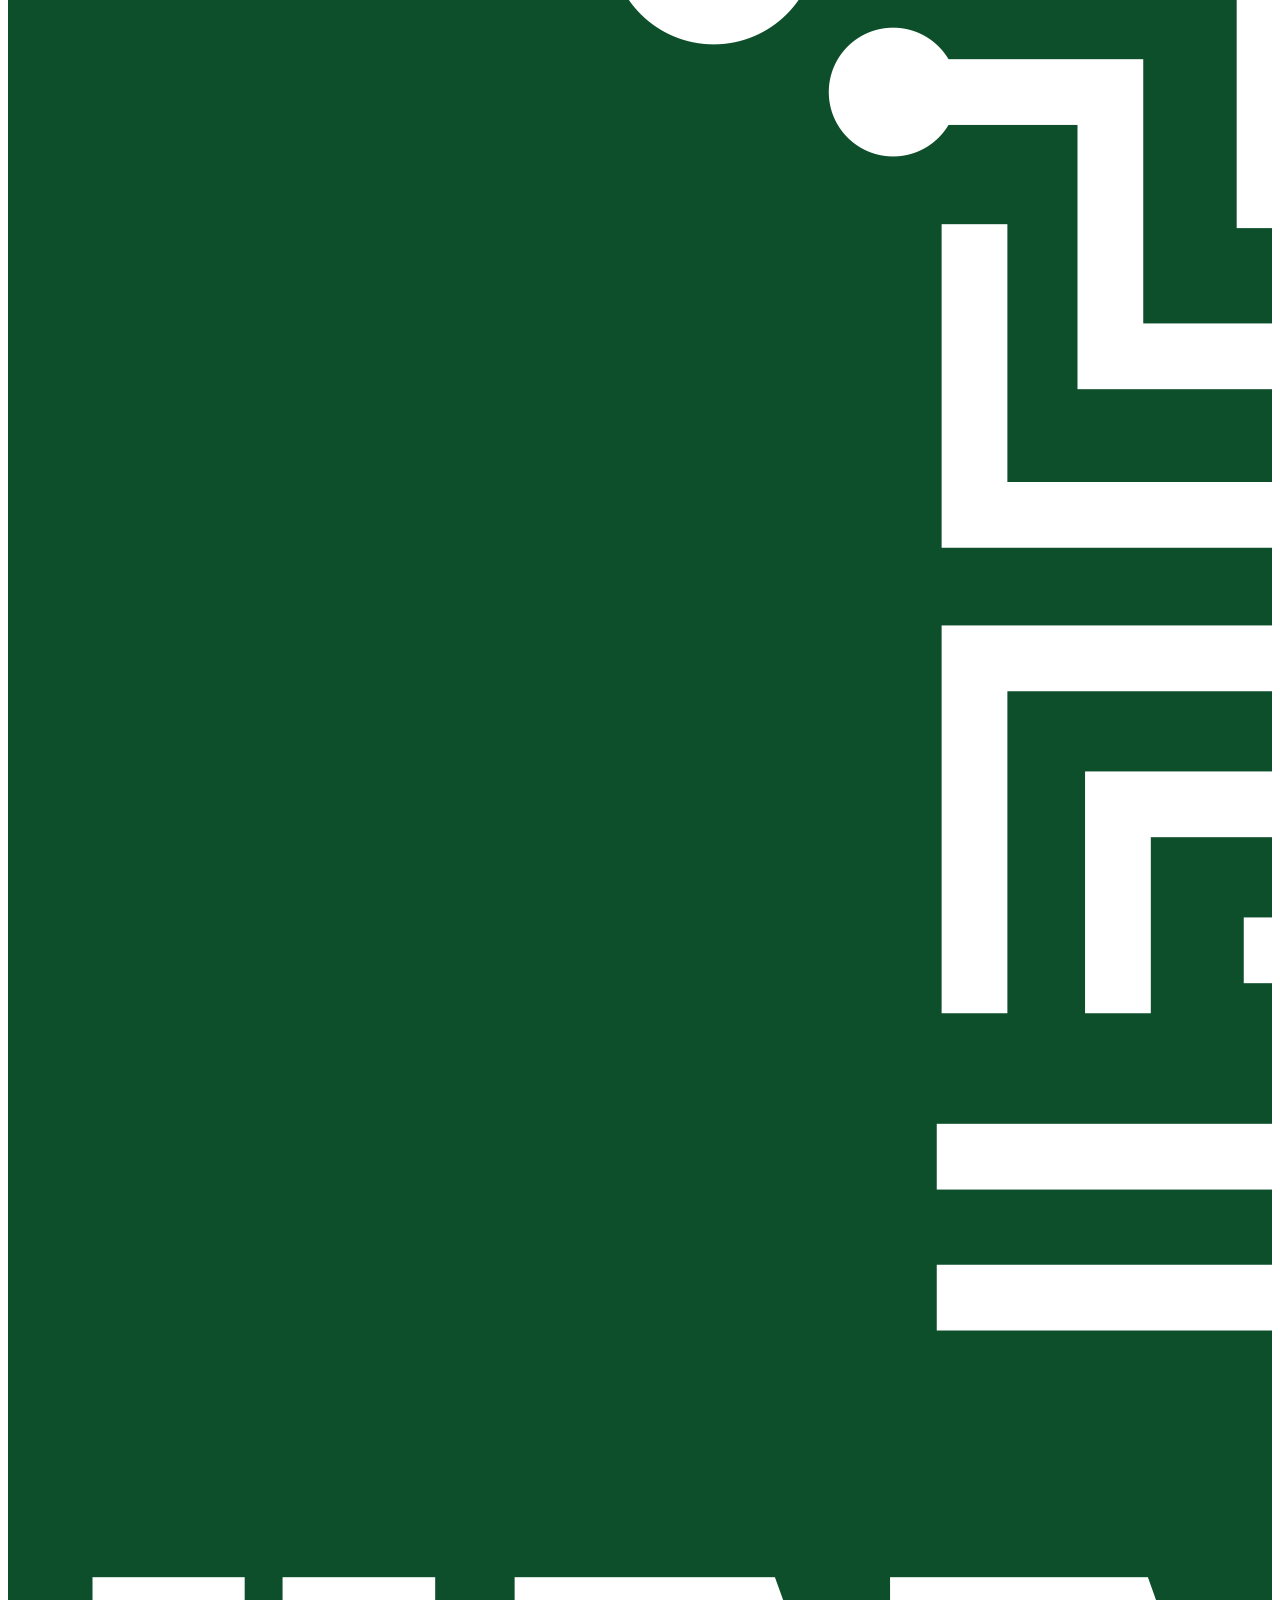
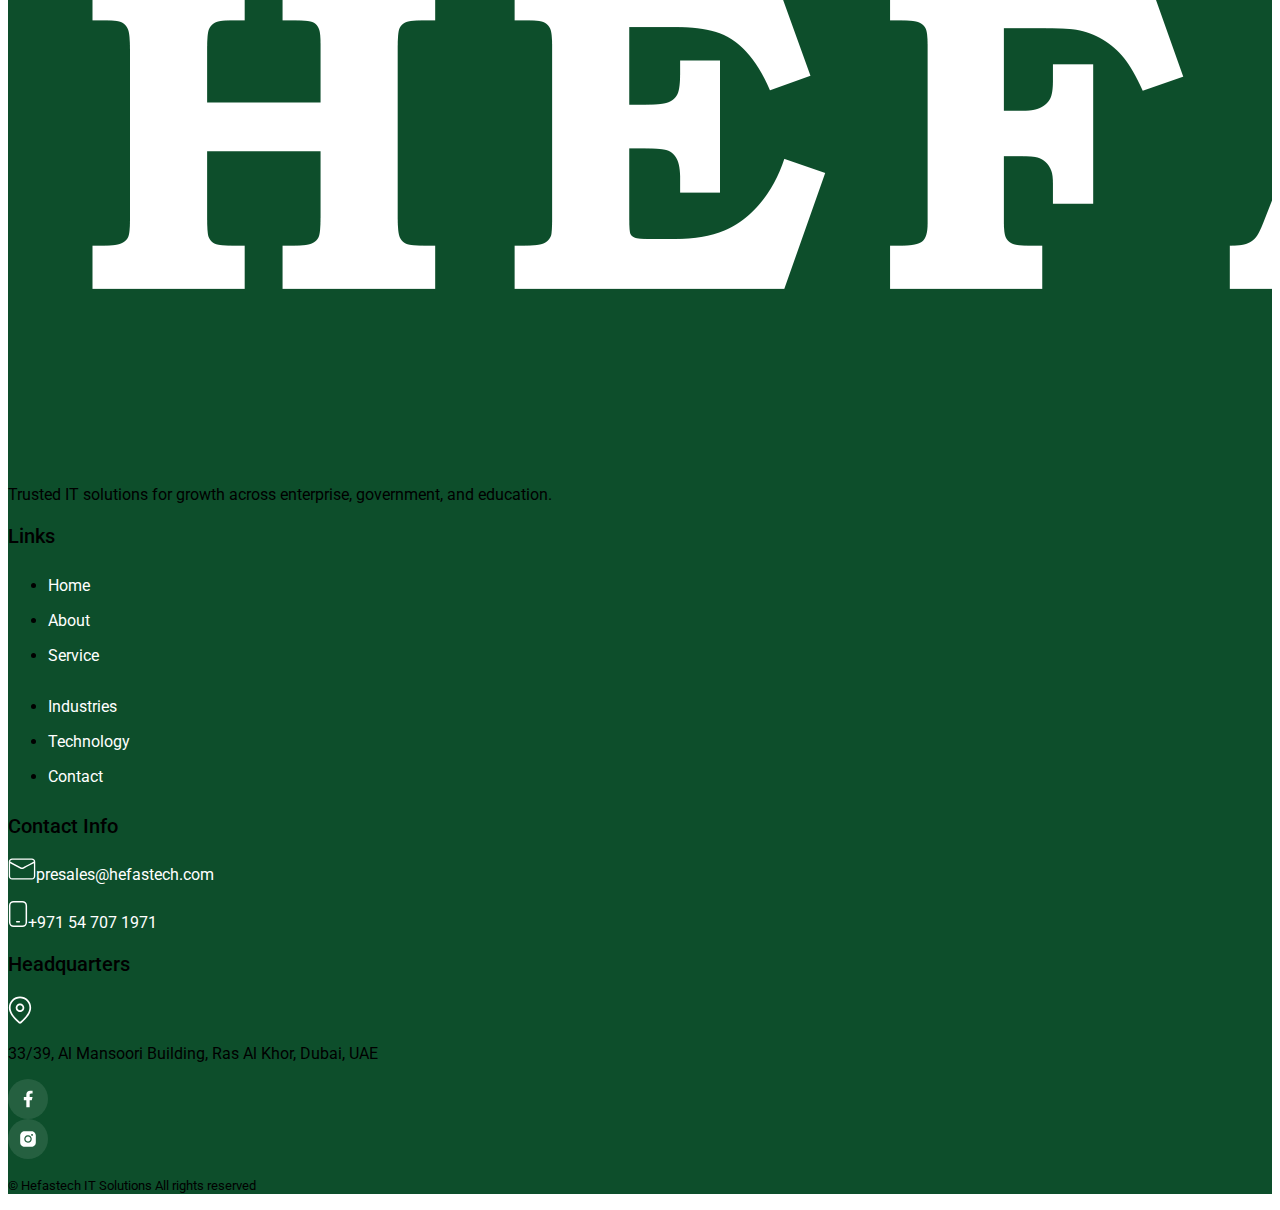
<file: services.html>
<!DOCTYPE html>
<html lang="en">
   <head>
      <meta charset="utf-8" />
      <meta name="viewport" content="width=device-width, initial-scale=1" />
      <link rel="preconnect" href="https://fonts.googleapis.com" />
      <link rel="preconnect" href="https://fonts.gstatic.com" crossorigin />
      <link rel="icon" type="image/x-icon" href="/images/favicon.ico" />
      <link
         href="https://fonts.googleapis.com/css2?family=Roboto:ital,wght@0,100..900;1,100..900&display=swap"
         rel="stylesheet"
      />
      <link
         rel="stylesheet"
         href="https://cdn.jsdelivr.net/npm/bootstrap-icons@1.13.1/font/bootstrap-icons.min.css"
      />
      <link
         href="https://cdn.jsdelivr.net/npm/bootstrap@5.1.3/dist/css/bootstrap.min.css"
         rel="stylesheet"
         integrity="sha384-1BmE4kWBq78iYhFldvKuhfTAU6auU8tT94WrHftjDbrCEXSU1oBoqyl2QvZ6jIW3"
         crossorigin="anonymous"
      />
      <link rel="stylesheet" href="css/style.css" />
      <title>Hefastech</title>
   </head>
   <body>
      <div
         class="home-header"
         style="background-image: url(./images/services-banner.png)"
      >
         <nav class="navbar navbar-expand-lg navbar-light fixed-top top-menu">
            <div class="container">
               <a class="navbar-brand" href="index.html">
                  <div class="log">
                     <img src="images/logo.png" alt="logo" class="img-fluid" />
                  </div>
               </a>
               <button
                  class="navbar-toggler"
                  type="button"
                  data-bs-toggle="collapse"
                  data-bs-target="#navbarSupportedContent"
                  aria-controls="navbarSupportedContent"
                  aria-expanded="false"
                  aria-label="Toggle navigation"
               >
                  <span class="navbar-toggler-icon text-white"
                     ><i class="bi bi-bar-chart"></i
                  ></span>
               </button>
               <div
                  class="collapse navbar-collapse"
                  id="navbarSupportedContent"
               >
                  <ul class="navbar-nav mx-auto mb-2 mb-lg-0">
                     <li class="nav-item">
                        <a
                           class="nav-link"
                           aria-current="page"
                           href="index.html"
                           >Home</a
                        >
                     </li>
                     <li class="nav-item">
                        <a class="nav-link" href="aboutus.html">About</a>
                     </li>
                     <li class="nav-item">
                        <a class="nav-link active" href="services.html"
                           >Service</a
                        >
                     </li>
                     <li class="nav-item">
                        <a class="nav-link" href="industries.html"
                           >Industries</a
                        >
                     </li>
                     <li class="nav-item">
                        <a class="nav-link" href="technology.html"
                           >Technology</a
                        >
                     </li>
                  </ul>
                  <form class="d-flex">
                     <a
                        href="contactus.html"
                        class="btn btn-theme-green"
                        type="button"
                     >
                        Contact Us
                        <span class="arrow-box-right bg-white ms-2 rotate-none">
                           <img src="images/icons/g-arrow.svg" alt="icon" />
                        </span>
                     </a>
                  </form>
               </div>
            </div>
         </nav>
         <div class="inner-header-banner py-5">
            <div class="banner-caption text-center">
               <h1
                  class="fw-bold text-white mb-0 animate__animated animate__fadeInUp"
               >
                  Our Services
               </h1>
            </div>
         </div>
      </div>

      <section>
         <div class="container">
            <div class="row">
               <div class="col-lg-5">
                  <div class="left-col-image">
                     <img
                        src="images/services-left-thumb.png"
                        alt="services-left-image"
                        class="img-fluid w-100"
                     />
                  </div>
               </div>
               <div class="col-lg-7 ps-lg-5 mt-4 mt-lg-0">
                  <h1 class="mb-4">
                     Future-ready solutions engineered for performance,
                     security, and growth.
                  </h1>
                  <p>
                     At Hefastech, we provide end-to-end IT solutions designed
                     to optimize your business operations, enhance security, and
                     drive digital transformation. Our expert team delivers
                     tailored services across multiple domains, ensuring that
                     your technological infrastructure aligns perfectly with
                     your business objectives.
                  </p>
               </div>
            </div>
         </div>
      </section>
      <section class="security-services">
         <div class="container">
            <div class="row">
               <div class="col-12 text-center">
                  <h1 class="mb-5">
                     Specialized IT Services Tailored for Your Needs
                  </h1>
                  <p class="px-5">
                     Our commitment to excellence ensures that every solution we
                     deliver is built on industry best practices, incorporates
                     the latest technological advancements, and addresses your
                     specific business challenges. With Hefastech as your
                     technology partner, you can focus on your core business
                     while we handle the complex IT landscape.
                  </p>
               </div>
            </div>
            <div class="row mt-5">
               <div class="col-lg-4">
                  <div class="icon-column">
                     <div class="round-icon-cover">
                        <div class="round-icon">
                           <img
                              src="images/icons/web-application.svg"
                              alt="Mobile & Web Application "
                           />
                        </div>
                     </div>
                     <div class="icon-column-body">
                        <div class="icon-column-title">
                           <p class="column-title">Mobile & Web Application</p>
                        </div>
                        <div class="icon-column-content">
                           <p>
                              Custom-developed applications that deliver
                              exceptional user experiences across platforms,
                              with scalable architectures and responsive designs
                              that adapt to any device or screen size.
                           </p>
                        </div>
                     </div>
                  </div>
               </div>
               <div class="col-lg-4">
                  <div class="icon-column">
                     <div class="round-icon-cover">
                        <div class="round-icon">
                           <img
                              src="images/icons/ai-solutions.svg"
                              alt="AI Solutions & Automation"
                           />
                        </div>
                     </div>
                     <div class="icon-column-body">
                        <div class="icon-column-title">
                           <p class="column-title">AI Solutions & Automation</p>
                        </div>
                        <div class="icon-column-content">
                           <p>
                              Cutting-edge artificial intelligence
                              implementations that automate routine tasks,
                              extract valuable insights from your data, and
                              drive intelligent decision-making throughout your
                              organization.
                           </p>
                        </div>
                     </div>
                  </div>
               </div>
               <div class="col-lg-4">
                  <div class="icon-column">
                     <div class="round-icon-cover">
                        <div class="round-icon">
                           <img
                              src="images/icons/cloud-services.svg"
                              alt="Cloud & Cybersecurity Services"
                           />
                        </div>
                     </div>
                     <div class="icon-column-body">
                        <div class="icon-column-title">
                           <p class="column-title">
                              Cloud & Cybersecurity Services
                           </p>
                        </div>
                        <div class="icon-column-content">
                           <p>
                              Robust cloud infrastructure deployment with
                              comprehensive security measures, enabling flexible
                              scaling, cost optimization, and enterprise-grade
                              protection for your critical business assets.
                           </p>
                        </div>
                     </div>
                  </div>
               </div>
            </div>
         </div>
      </section>
      <section class="center-banner" id="infrastructureDeployment">
         <div class="container">
            <div class="row">
               <h1 class="text-center mb-5">
                  Infrastructure Deployment Excellence
               </h1>

               <div class="col center-banner-section">
                  <div class="overlay-border text-center">
                     <p>
                        Our Infrastructure Deployment services provide
                        comprehensive solutions for creating optimized, secure,
                        and efficient datacenter environments. We understand
                        that your datacenter is the backbone of your IT
                        operations, which is why we approach each project with
                        meticulous attention to detail and industry-leading
                        expertise.
                     </p>
                     <p>
                        From initial space design and layout planning to
                        implementing advanced monitoring systems and security
                        protocols, our team ensures that every aspect of your
                        datacenter infrastructure meets the highest standards of
                        performance, reliability, and scalability.
                     </p>
                     <p>
                        We incorporate future-proof designs that accommodate
                        growth and technological advancements, ensuring that
                        your investment continues to deliver value for years to
                        come. Our holistic approach addresses all critical
                        components, creating a cohesive ecosystem that operates
                        at peak efficiency.
                     </p>
                  </div>
               </div>
            </div>
         </div>
      </section>
      <section id="deploymentServices">
         <div class="container">
            <div class="row">
               <div class="col-12 text-center">
                  <h1 class="mb-5">
                     Components of Infrastructure Deployment Services
                  </h1>
               </div>
            </div>
         </div>
         <div class="container">
            <div class="row pt-5">
               <div class="col-lg-6 pe-lg-5">
                  <div class="heading-list-column d-flex align-items-start">
                     <span class="count-bg me-2">01</span>
                     <p class="large-title-head ms-4">Space Design & Layout</p>
                  </div>
               </div>
               <div class="col-lg-6">
                  <div class="content-column-about ps-lg-5">
                     <p class="pe-lg-5">
                        Optimized datacenter space design and layout planning
                        that maximizes efficiency, facilitates maintenance, and
                        accommodates future expansion. Our designs prioritize
                        airflow management, equipment accessibility, and
                        operational workflows.
                     </p>
                  </div>
               </div>
               <div class="col-12 line-bottom pb-5"></div>
            </div>
            <div class="row pt-5">
               <div class="col-lg-6 pe-lg-5">
                  <div class="heading-list-column d-flex align-items-start">
                     <span class="count-bg me-2">02</span>
                     <p class="large-title-head ms-4">Electrical Systems</p>
                  </div>
               </div>
               <div class="col-lg-6">
                  <div class="content-column-about ps-lg-5">
                     <p class="pe-lg-5">
                        Robust electrical infrastructure including redundant
                        power supplies, uninterruptible power systems (UPS),
                        power distribution units, and precision electrical
                        monitoring to ensure continuousoperation even during
                        power disruptions.
                     </p>
                  </div>
               </div>
               <div class="col-12 line-bottom pb-5"></div>
            </div>
            <div class="row pt-5">
               <div class="col-lg-6 pe-lg-5">
                  <div class="heading-list-column d-flex align-items-start">
                     <span class="count-bg me-2">03</span>
                     <p class="large-title-head ms-4">Mechanical Systems</p>
                  </div>
               </div>
               <div class="col-lg-6">
                  <div class="content-column-about ps-lg-5">
                     <p class="pe-lg-5">
                        Advanced cooling and ventilation solutions that maintain
                        optimal operating temperatures, reduce energy
                        consumption, and prevent equipment failures through
                        precision climate control and airflow management.
                     </p>
                  </div>
               </div>
               <div class="col-12 line-bottom pb-5"></div>
            </div>
            <div class="row pt-5">
               <div class="col-lg-6 pe-lg-5">
                  <div class="heading-list-column d-flex align-items-start">
                     <span class="count-bg me-2">04</span>
                     <p class="large-title-head ms-4">Monitoring Solutions</p>
                  </div>
               </div>
               <div class="col-lg-6">
                  <div class="content-column-about ps-lg-5">
                     <p class="pe-lg-5">
                        Comprehensive monitoring systems that provide real-time
                        insights into all aspects of datacenter operations,
                        enabling proactive maintenance, rapid issue resolution,
                        and continuous performance optimization.
                     </p>
                  </div>
               </div>
               <div class="col-12 line-bottom pb-5"></div>
            </div>
            <div class="row pt-5">
               <div class="col-lg-6 pe-lg-5">
                  <div class="heading-list-column d-flex align-items-start">
                     <span class="count-bg me-2">05</span>
                     <p class="large-title-head ms-4">
                        Connectivity & security
                     </p>
                  </div>
               </div>
               <div class="col-lg-6">
                  <div class="content-column-about ps-lg-5">
                     <p class="pe-lg-5">
                        Advanced cooling and ventilation solutions that maintain
                        optimal operating temperatures, reduce energy
                        consumption, and prevent equipment failures through
                        precision climate control and airflow management.
                     </p>
                  </div>
               </div>
               <div class="col-12 line-bottom pb-5"></div>
            </div>
            <div class="row pt-5">
               <div class="col-lg-6 pe-lg-5">
                  <div class="heading-list-column d-flex align-items-start">
                     <span class="count-bg me-2">06</span>
                     <p class="large-title-head ms-4">
                        Fire Detection & Protection
                     </p>
                  </div>
               </div>
               <div class="col-lg-6">
                  <div class="content-column-about ps-lg-5">
                     <p class="pe-lg-5">
                        State-of-the-art fire detection and suppression systems
                        that protect valuable equipment and data while
                        minimizing false alarms and ensuring compliance with
                        safety regulations and insurance requirements.
                     </p>
                  </div>
               </div>
            </div>
         </div>
      </section>
      <section class="security-services" id="securityServices">
         <div class="container">
            <div class="row">
               <div class="col-12 text-center">
                  <h1 class="mb-5">
                     Digital Security Services: Multilayered Protection
                  </h1>
                  <p class="px-5">
                     Our commitment to excellence ensures that every solution we
                     deliver is built on industry best practices, incorporates
                     the latest technological advancements, and addresses your
                     specific business challenges. With Hefastech as your
                     technology partner, you can focus on your core business
                     while we handle the complex IT landscape.
                  </p>
               </div>
            </div>
            <div class="row mt-5">
               <div class="col-lg-4">
                  <div class="icon-column">
                     <div class="round-icon-cover">
                        <div class="round-icon">
                           <img
                              src="images/icons/cyber-security.svg"
                              alt="Cybersecurity Solutions"
                           />
                        </div>
                     </div>
                     <div class="icon-column-body">
                        <div class="icon-column-title">
                           <p class="column-title">Cybersecurity Solutions</p>
                        </div>
                        <div class="icon-column-content">
                           <p>
                              Comprehensive digital protection including threat
                              detection, vulnerability management, penetration
                              testing, and incident response to defend against
                              evolving cyber threats and ensure business
                              continuity.
                           </p>
                        </div>
                     </div>
                  </div>
               </div>
               <div class="col-lg-4">
                  <div class="icon-column">
                     <div class="round-icon-cover">
                        <div class="round-icon">
                           <img
                              src="images/icons/digital.svg"
                              alt="Digital ID Solutions"
                           />
                        </div>
                     </div>
                     <div class="icon-column-body">
                        <div class="icon-column-title">
                           <p class="column-title">Digital ID Solutions</p>
                        </div>
                        <div class="icon-column-content">
                           <p>
                              Advanced identity and access management systems
                              that ensure only authorized personnel can access
                              sensitive systems and data, with multi-factor
                              authentication and privileged access management.
                           </p>
                        </div>
                     </div>
                  </div>
               </div>
               <div class="col-lg-4">
                  <div class="icon-column">
                     <div class="round-icon-cover">
                        <div class="round-icon">
                           <img
                              src="images/icons/physical.svg"
                              alt="Physical Security Solutions"
                           />
                        </div>
                     </div>
                     <div class="icon-column-body">
                        <div class="icon-column-title">
                           <p class="column-title">
                              Physical Security Solutions
                           </p>
                        </div>
                        <div class="icon-column-content">
                           <p>
                              Integrated physical security measures including
                              access control, surveillance systems, perimeter
                              protection, and specialized services to protect
                              your facilities and assets from unauthorized
                              access.
                           </p>
                        </div>
                     </div>
                  </div>
               </div>
            </div>
         </div>
      </section>
      <section>
         <div class="container light-bg-small-column">
            <div class="row">
               <div class="col-lg-12 text-center">
                  <h1 class="mb-5">Specialized Security Technologies</h1>
                  <p class="px-5">
                     Our security solutions are designed to work together as an
                     integrated system, providing multiple layers of protection
                     while remaining user-friendly and adaptable to your
                     specific requirements. We emphasize solutions that balance
                     security with operational efficiency, ensuring protection
                     without impeding legitimate business activities.
                  </p>
               </div>
            </div>
            <div class="row pt-5">
               <div class="col-lg-4">
                  <div class="bg-gray-light radius-20 card-column-content">
                     <div class="round-icon-small">
                        <div class="round-icon-cover">
                           <div class="round-icon">
                              <img
                                 src="images/icons/arrow-down-small.svg"
                                 alt="Cybersecurity Solutions"
                              />
                           </div>
                        </div>
                        <div class="icon-column-body">
                           <div class="icon-column-content">
                              <p class="fw-bold">Surveillance Solutions</p>
                              <p class="mb-0">
                                 Advanced video surveillance systems with
                                 analytics capabilities, remote monitoring, and
                                 intelligent event detection to provide
                                 comprehensive visibility across your
                                 facilities.
                              </p>
                           </div>
                        </div>
                     </div>
                  </div>
               </div>
               <div class="col-lg-4">
                  <div class="bg-gray-light radius-20 card-column-content">
                     <div class="round-icon-small">
                        <div class="round-icon-cover">
                           <div class="round-icon">
                              <img
                                 src="images/icons/arrow-down-small.svg"
                                 alt="Cybersecurity Solutions"
                              />
                           </div>
                        </div>
                        <div class="icon-column-body">
                           <div class="icon-column-content">
                              <p class="fw-bold">Access Control Systems</p>
                              <p class="mb-0">
                                 Sophisticated access management solutions
                                 incorporating biometric verification, smart
                                 cards, and centralized management to restrict
                                 and monitor facility access.
                              </p>
                           </div>
                        </div>
                     </div>
                  </div>
               </div>
               <div class="col-lg-4">
                  <div class="bg-gray-light radius-20 card-column-content">
                     <div class="round-icon-small">
                        <div class="round-icon-cover">
                           <div class="round-icon">
                              <img
                                 src="images/icons/arrow-down-small.svg"
                                 alt="Cybersecurity Solutions"
                              />
                           </div>
                        </div>
                        <div class="icon-column-body">
                           <div class="icon-column-content">
                              <p class="fw-bold">Perimeter Security</p>
                              <p class="mb-0">
                                 Robust boundary protection including intrusion
                                 detection, barrier systems, and environmental
                                 monitoring to create a secure perimeter around
                                 critical assets.
                              </p>
                           </div>
                        </div>
                     </div>
                  </div>
               </div>
            </div>
         </div>
      </section>
      <section class="security-services section-bottom-padd">
         <div class="container light-bg-small-column">
            <div class="row">
               <div class="col-lg-12 text-center">
                  <h1 class="mb-5">Specialized Security Services</h1>
               </div>
               <div class="grid-section">
                  <div class="col">
                     <div class="bg-gray-light radius-20 card-column-content">
                        <div class="round-icon-small">
                           <div class="round-icon-cover">
                              <div class="round-icon">
                                 <img
                                    src="images/icons/arrow-down-small.svg"
                                    alt="Cybersecurity Solutions"
                                 />
                              </div>
                           </div>
                           <div class="icon-column-body">
                              <div class="icon-column-content">
                                 <p class="mb-0">
                                    Unmanned Aerial Systems for wide-area
                                    surveillance and security assessment
                                 </p>
                              </div>
                           </div>
                        </div>
                     </div>
                  </div>
                  <div class="col">
                     <div class="bg-gray-light radius-20 card-column-content">
                        <div class="round-icon-small">
                           <div class="round-icon-cover">
                              <div class="round-icon">
                                 <img
                                    src="images/icons/arrow-down-small.svg"
                                    alt="Digital ID Solutions"
                                 />
                              </div>
                           </div>
                           <div class="icon-column-body">
                              <div class="icon-column-content">
                                 <p class="mb-0">
                                    Optical Fiber security solutions for
                                    perimeter and infrastructure protection
                                 </p>
                              </div>
                           </div>
                        </div>
                     </div>
                  </div>
                  <div class="col">
                     <div class="bg-gray-light radius-20 card-column-content">
                        <div class="round-icon-small">
                           <div class="round-icon-cover">
                              <div class="round-icon">
                                 <img
                                    src="images/icons/arrow-down-small.svg"
                                    alt="Physical Security Solutions"
                                 />
                              </div>
                           </div>
                           <div class="icon-column-body">
                              <div class="icon-column-content">
                                 <p class="mb-0">
                                    Number Plate Recognition Systems for vehicle
                                    monitoring and access control
                                 </p>
                              </div>
                           </div>
                        </div>
                     </div>
                  </div>
                  <div class="col">
                     <div class="bg-gray-light radius-20 card-column-content">
                        <div class="round-icon-small">
                           <div class="round-icon-cover">
                              <div class="round-icon">
                                 <img
                                    src="images/icons/arrow-down-small.svg"
                                    alt="Physical Security Solutions"
                                 />
                              </div>
                           </div>
                           <div class="icon-column-body">
                              <div class="icon-column-content">
                                 <p class="mb-0">
                                    Audio Visual Systems including Public
                                    Address, BGM, and Video Conference Systems
                                 </p>
                              </div>
                           </div>
                        </div>
                     </div>
                  </div>
                  <div class="col">
                     <div class="bg-gray-light radius-20 card-column-content">
                        <div class="round-icon-small">
                           <div class="round-icon-cover">
                              <div class="round-icon">
                                 <img
                                    src="images/icons/arrow-down-small.svg"
                                    alt="Physical Security Solutions"
                                 />
                              </div>
                           </div>
                           <div class="icon-column-body">
                              <div class="icon-column-content">
                                 <p class="mb-0">
                                    Automated Control Systems for integrated
                                    facility management and security
                                 </p>
                              </div>
                           </div>
                        </div>
                     </div>
                  </div>
               </div>
            </div>
         </div>
      </section>

      <section class="bg-gray-light py-5">
         <div class="container text-center">
            <h1 class="theme-green-text">Get Started With Hefastech Today</h1>
            <p class="py-4 px-lg-5 mb-0">
               Ready to transform your business with innovative IT solutions?
               Contact Hefastech today to discuss your requirements and discover
               how our comprehensive services can address your specific
               challenges.
            </p>
            <div class="get-start-btns">
               <a href="contactus.html" class="btn btn-theme-green me-lg-3">
                  Request a Consultation
                  <span class="arrow-box-right bg-white rotate-none ms-2">
                     <img src="images/icons/g-arrow.svg" alt="icon" />
                  </span>
               </a>
               <!-- <a
                  href="./pdf/brochure.pdf"
                  class="btn btn-theme-yellow"
                  download="brochure.pdf"
               >
                  Download Brochure
                  <span class="arrow-box-right ms-2 rotate-none">
                     <img src="images/icons/y-arrow.svg" alt="icon" />
                  </span>
               </a> -->
            </div>
         </div>
      </section>
      <section class="footer theme-green-bg pt-5 pb-3">
         <div class="container">
            <div class="row">
               <div class="col-lg-3">
                  <div class="footer-logo-section">
                     <div class="footerlogo">
                        <img
                           src="images/logo.png"
                           alt="Logo"
                           class="img-fluid"
                        />
                     </div>
                     <p class="text-white mt-4">
                        Trusted IT solutions for growth across enterprise,
                        government, and education.
                     </p>
                  </div>
               </div>
               <div class="col-lg-3">
                  <div class="footer-title">
                     <p class="content-title text-white">Links</p>
                  </div>
                  <div class="footer-menu d-flex gap-5 text-white">
                     <ul class="list-unstyled">
                        <li><a href="index.html">Home</a></li>
                        <li><a href="aboutus.html">About</a></li>
                        <li><a href="services.html">Service</a></li>
                     </ul>
                     <ul class="list-unstyled">
                        <li><a href="industries.html">Industries</a></li>
                        <li><a href="technology.html">Technology</a></li>
                        <li><a href="contactus.html">Contact</a></li>
                     </ul>
                  </div>
               </div>
               <div class="col-lg-3">
                  <div class="footer-title">
                     <p class="content-title text-white">Contact Info</p>
                  </div>
                  <div class="contact-info">
                     <p class="text-white mb-4">
                        <span class="pe-3"
                           ><img
                              src="images/icons/email.svg"
                              alt="Email" /></span
                        ><a href="mailto:presales@hefastech.com"
                           >presales@hefastech.com
                        </a>
                     </p>
                     <p class="text-white">
                        <span class="pe-3"
                           ><img
                              src="images/icons/phone.svg"
                              alt="Phone" /></span
                        ><a href="tel:+971547071971">+971 54 707 1971 </a>
                     </p>
                  </div>
               </div>
               <div class="col-lg-3">
                  <div class="footer-title">
                     <p class="content-title text-white">Headquarters</p>
                  </div>
                  <div class="d-flex locations text-white">
                     <span class="pe-3"
                        ><img src="images/icons/locations.svg" alt="Location"
                     /></span>
                     <p>33/39, Al Mansoori Building, Ras Al Khor, Dubai, UAE</p>
                  </div>
               </div>
               <div class="col-12 pt-4">
                  <div class="social-icons d-flex gap-3">
                     <a href="#" target="_blank"
                        ><span class="icon-bg">
                           <img
                              src="images/icons/facebook.svg"
                              alt="Facebook"
                           /> </span
                     ></a>
                     <a
                        href="https://www.instagram.com/hefastech/ "
                        target="_blank"
                        ><span class="icon-bg">
                           <img
                              src="images/icons/instagram.svg"
                              alt="Instagram"
                           /> </span
                     ></a>
                     <!-- <span class="icon-bg">
                        <img src="images/icons/twitter.svg" alt="Twitter" />
                     </span>
                     <span class="icon-bg">
                        <img src="images/icons/in.svg" alt="LinkedIn" />
                     </span> -->
                  </div>
               </div>
               <div class="copyright text-center text-white pt-4">
                  <p class="mb-0">
                     <small
                        >&copy; Hefastech IT Solutions All rights
                        reserved</small
                     >
                  </p>
               </div>
            </div>
         </div>
      </section>
      <script
         src="https://cdn.jsdelivr.net/npm/bootstrap@5.1.3/dist/js/bootstrap.bundle.min.js"
         integrity="sha384-ka7Sk0Gln4gmtz2MlQnikT1wXgYsOg+OMhuP+IlRH9sENBO0LRn5q+8nbTov4+1p"
         crossorigin="anonymous"
      ></script>
      <script src="js/main.js"></script>

      <!-- Option 2: Separate Popper and Bootstrap JS -->
      <!--
    <script src="https://cdn.jsdelivr.net/npm/@popperjs/core@2.10.2/dist/umd/popper.min.js" integrity="sha384-7+zCNj/IqJ95wo16oMtfsKbZ9ccEh31eOz1HGyDuCQ6wgnyJNSYdrPa03rtR1zdB" crossorigin="anonymous"></script>
    <script src="https://cdn.jsdelivr.net/npm/bootstrap@5.1.3/dist/js/bootstrap.min.js" integrity="sha384-QJHtvGhmr9XOIpI6YVutG+2QOK9T+ZnN4kzFN1RtK3zEFEIsxhlmWl5/YESvpZ13" crossorigin="anonymous"></script>
    -->
   </body>
</html>
</file>
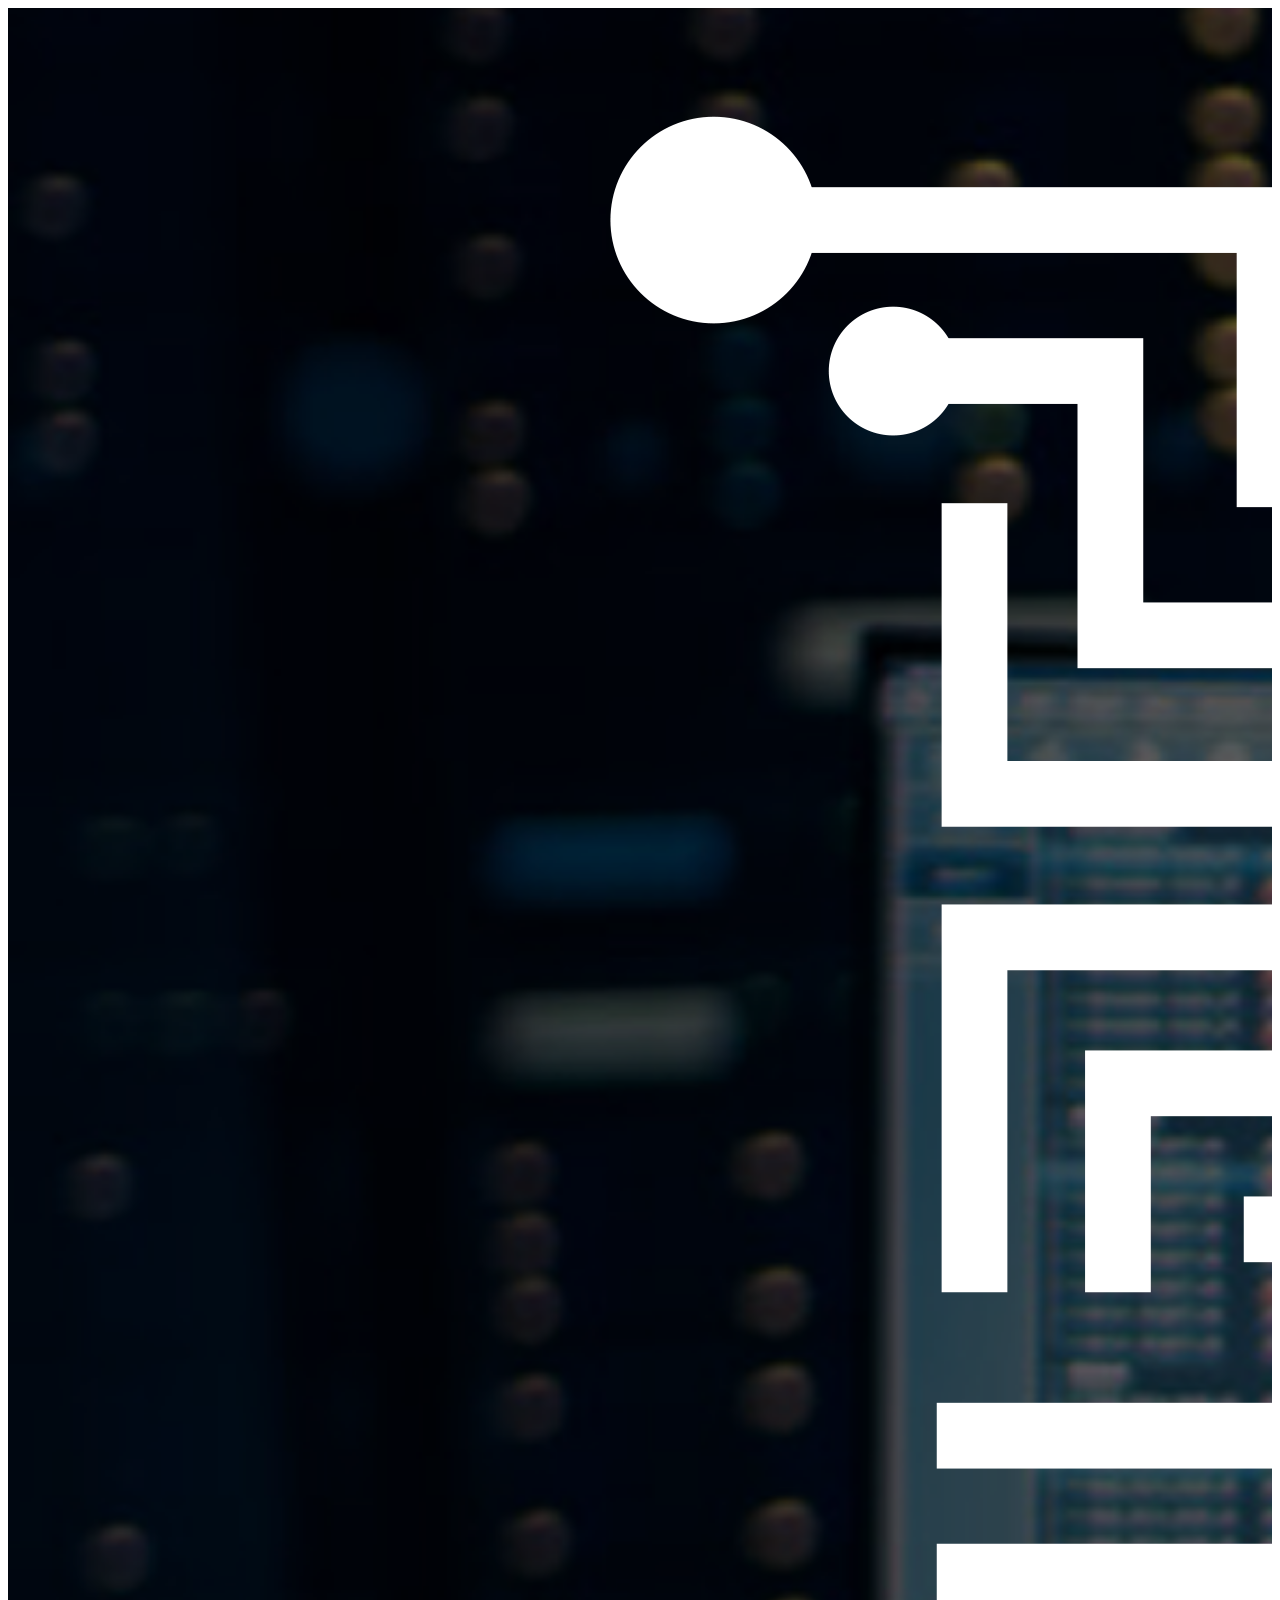
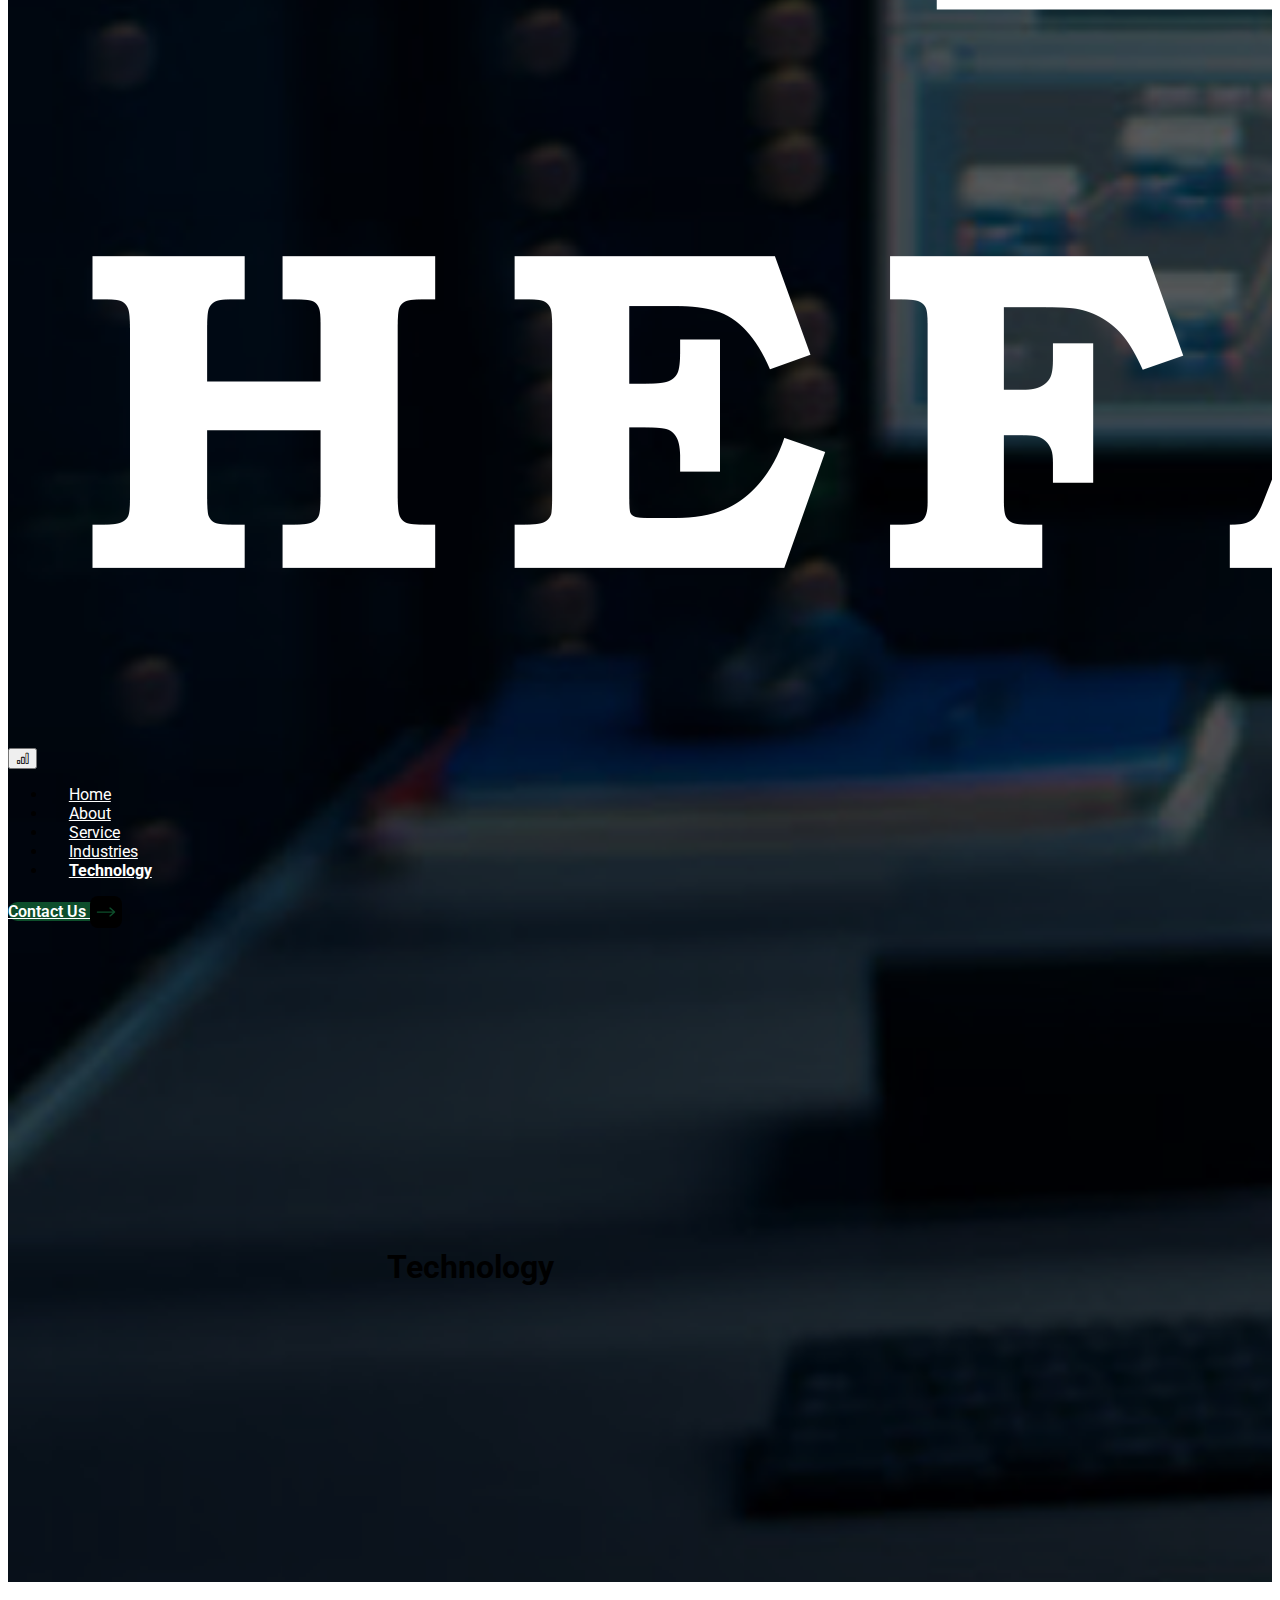
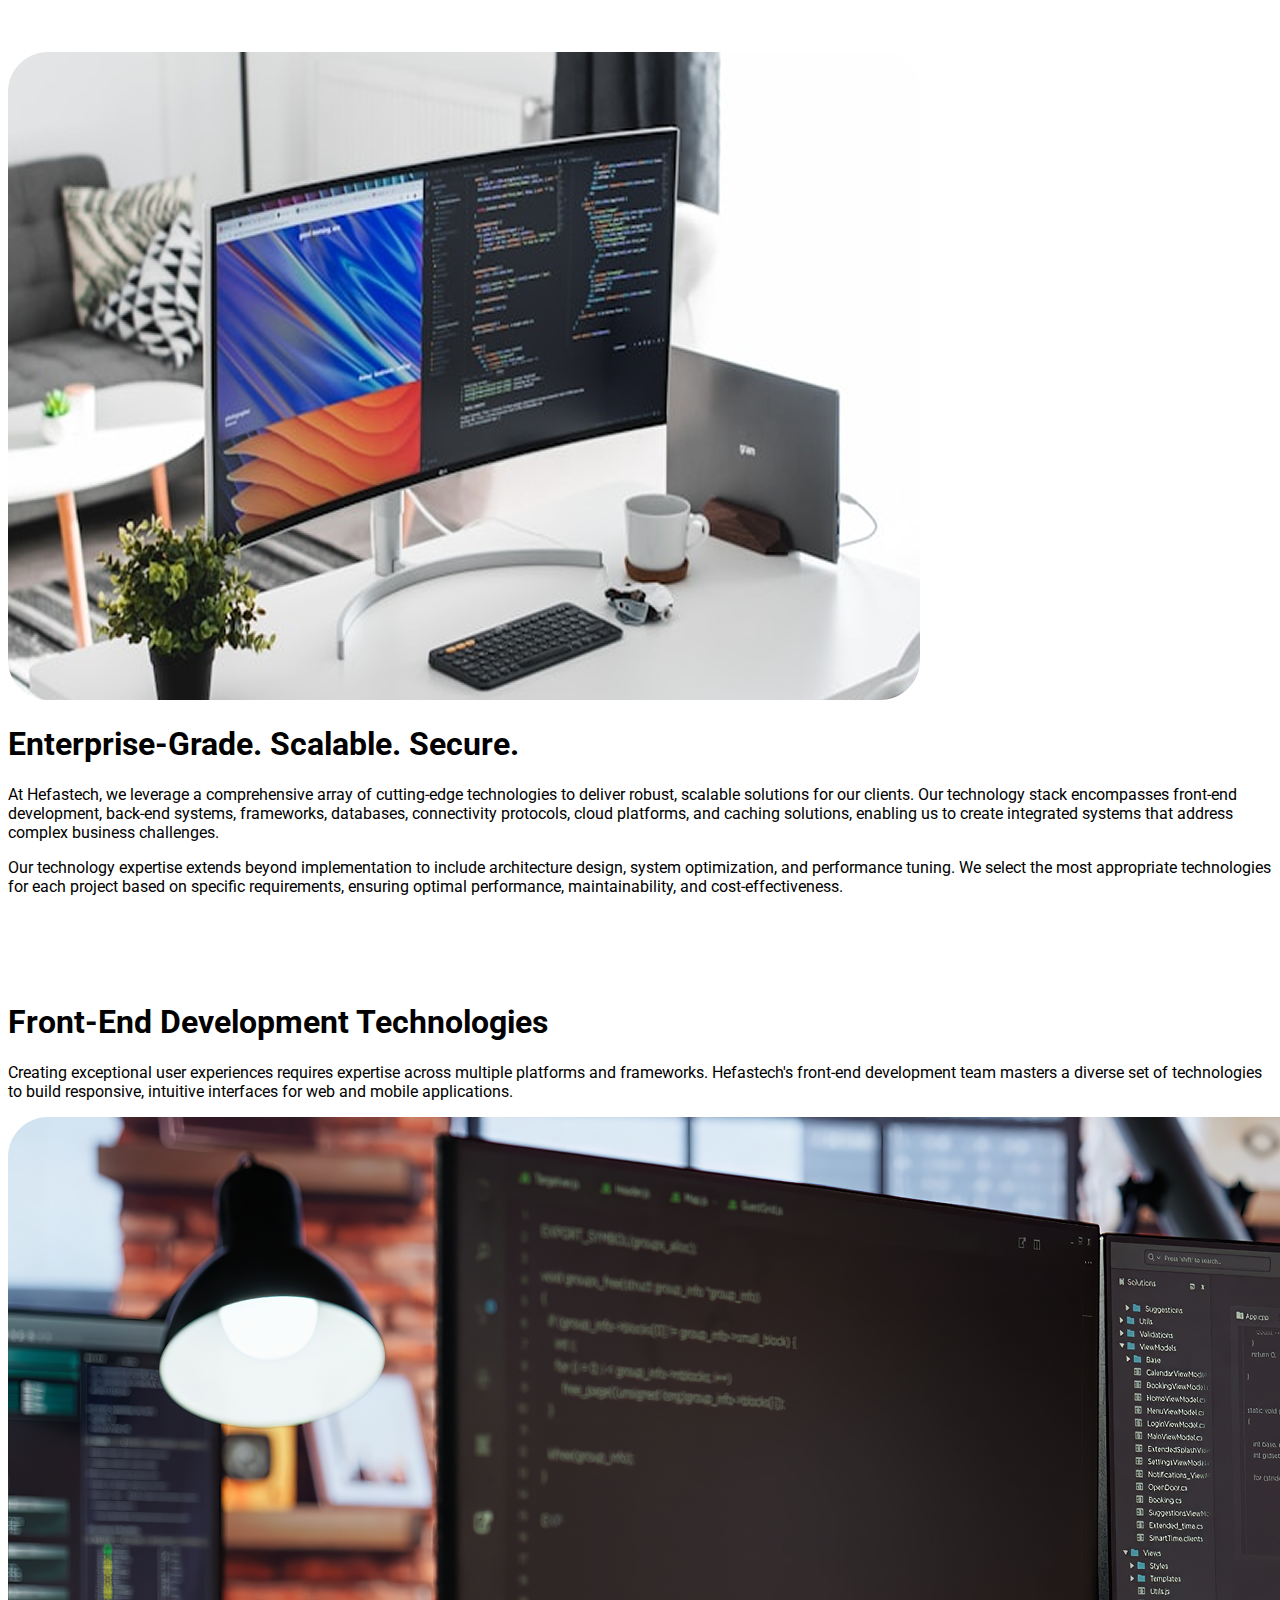
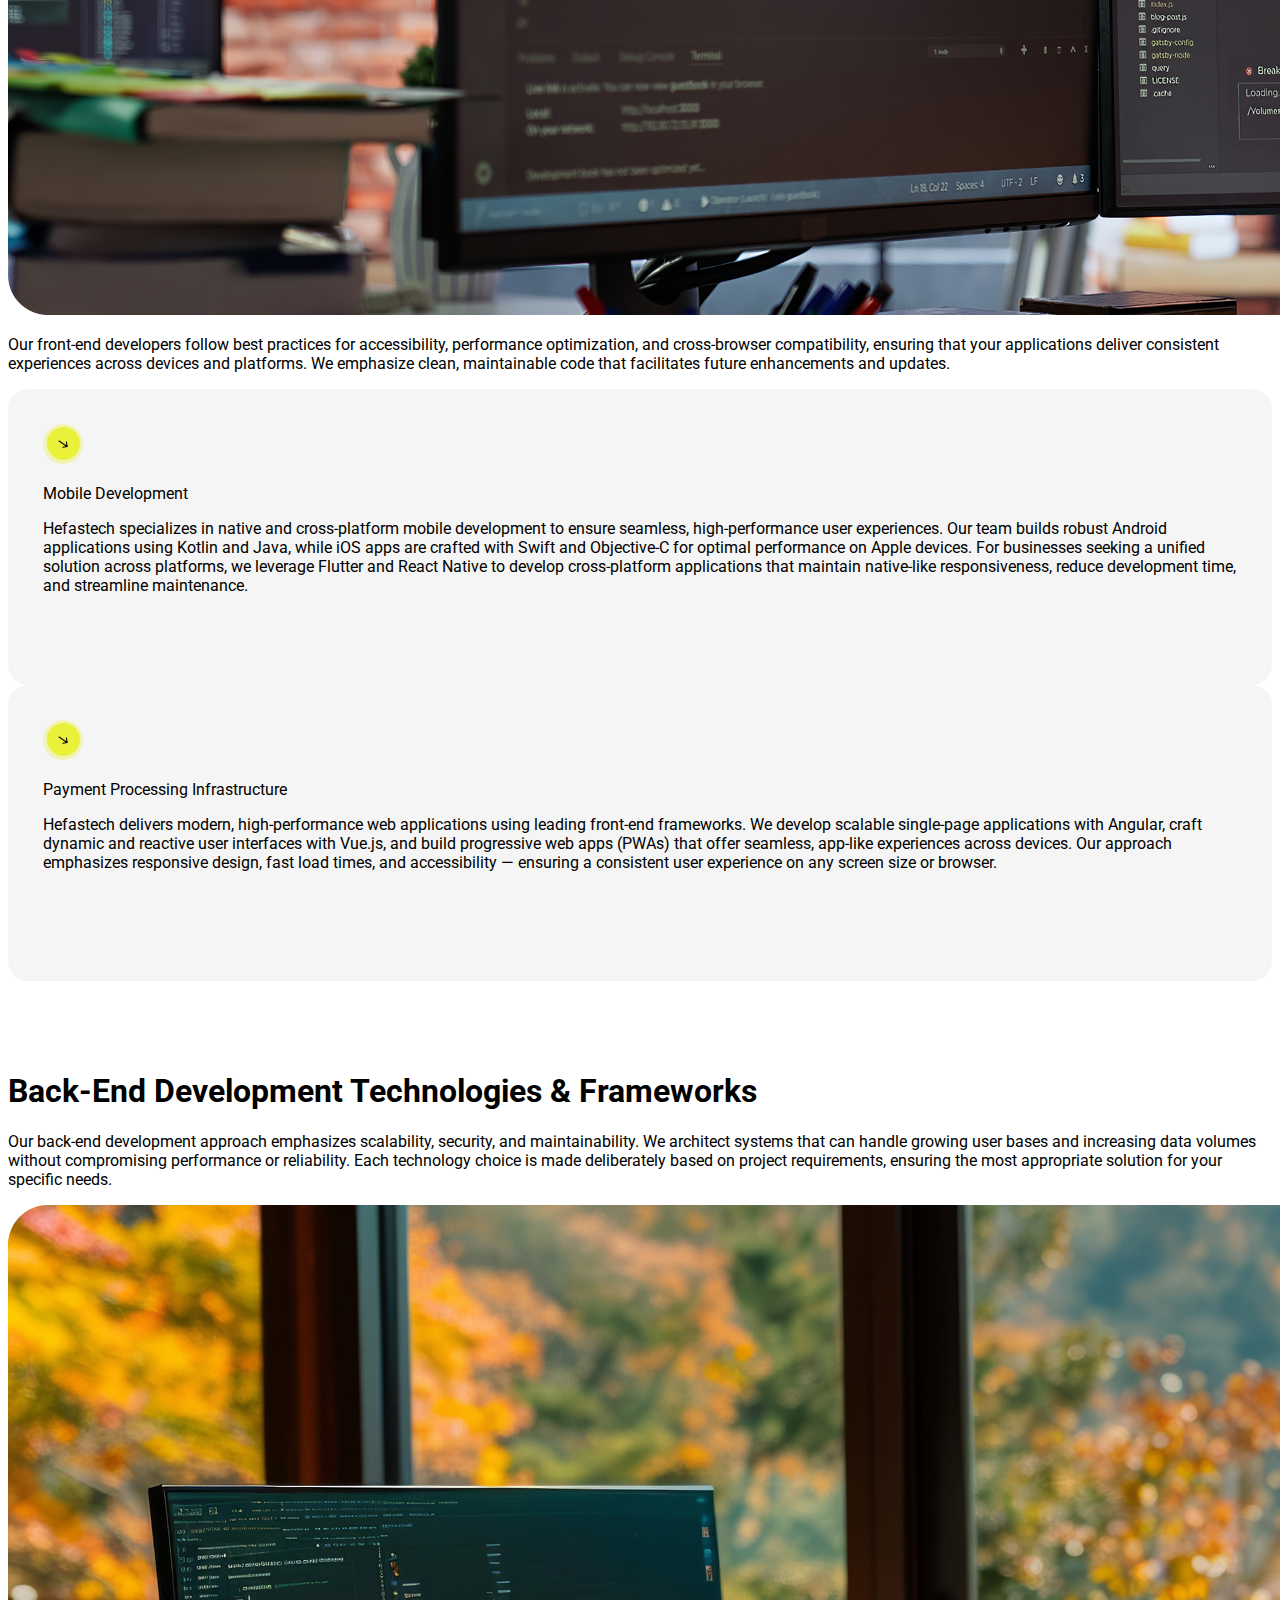
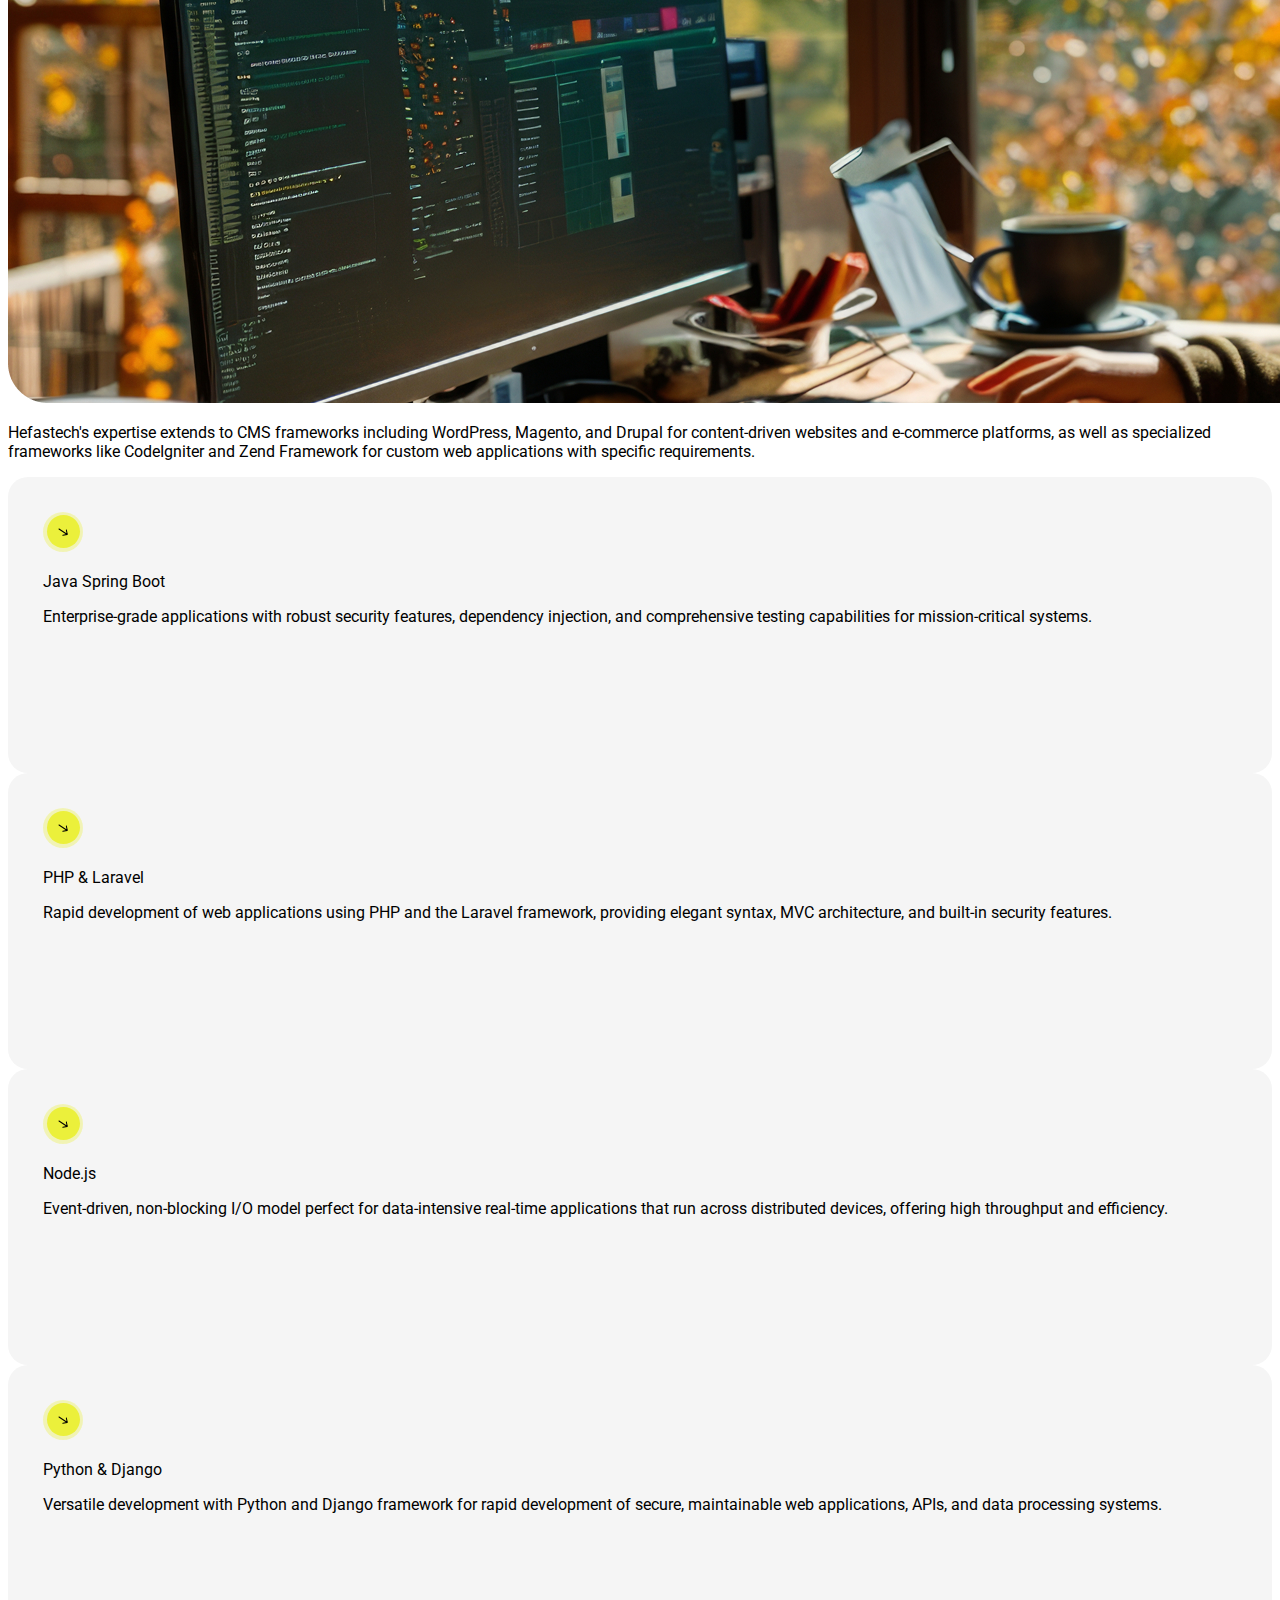
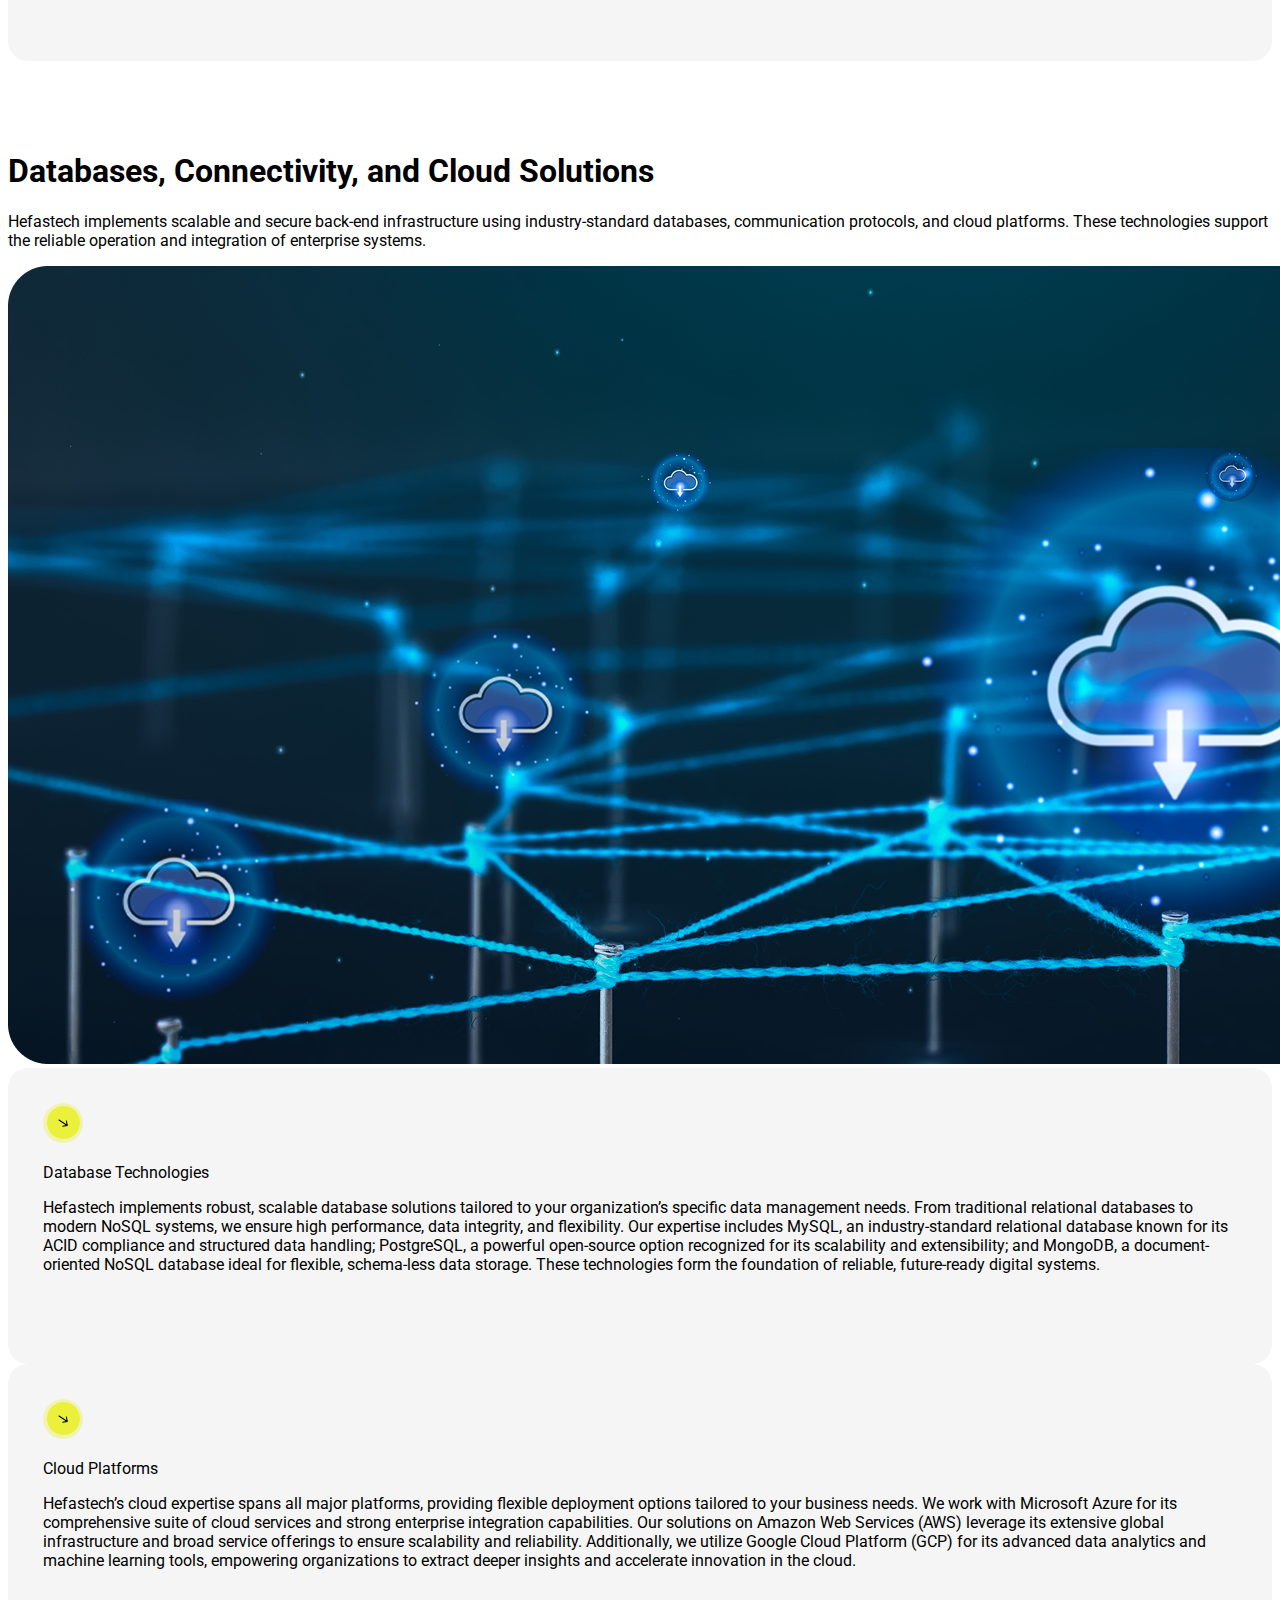
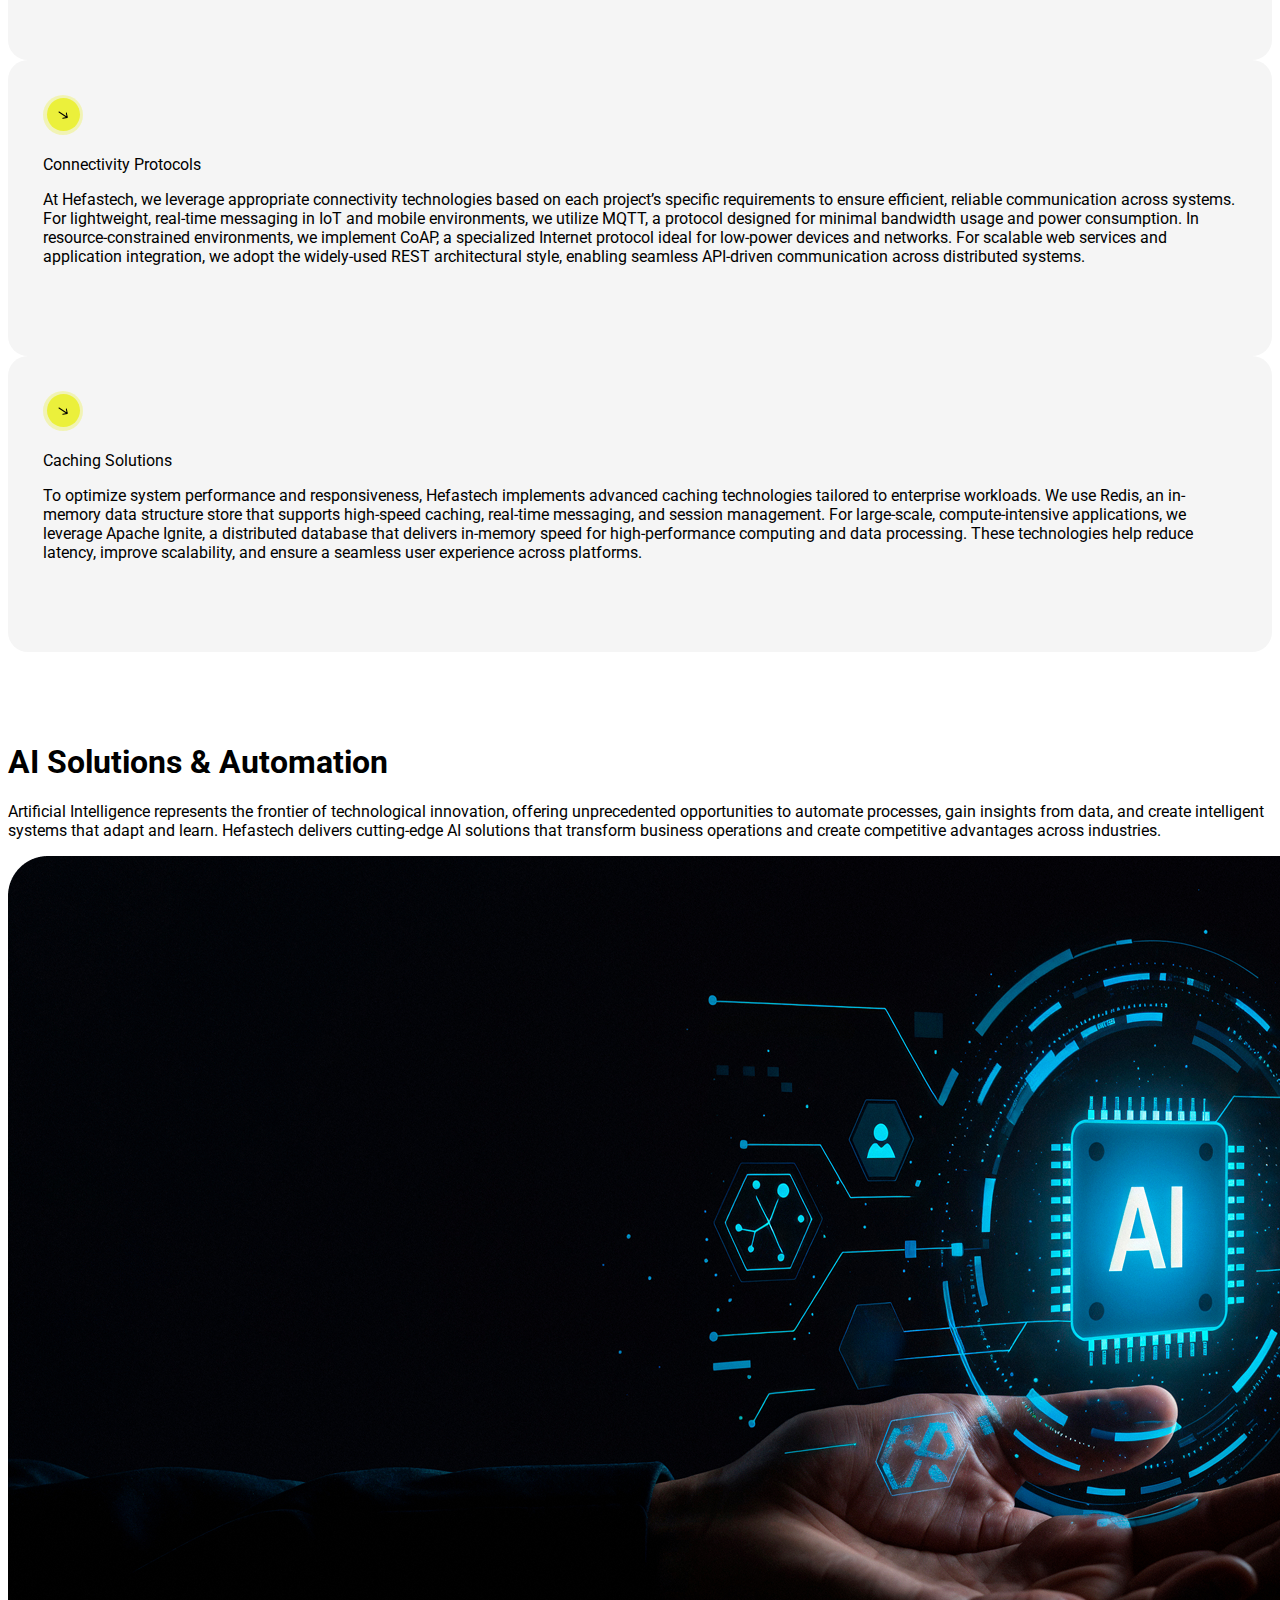
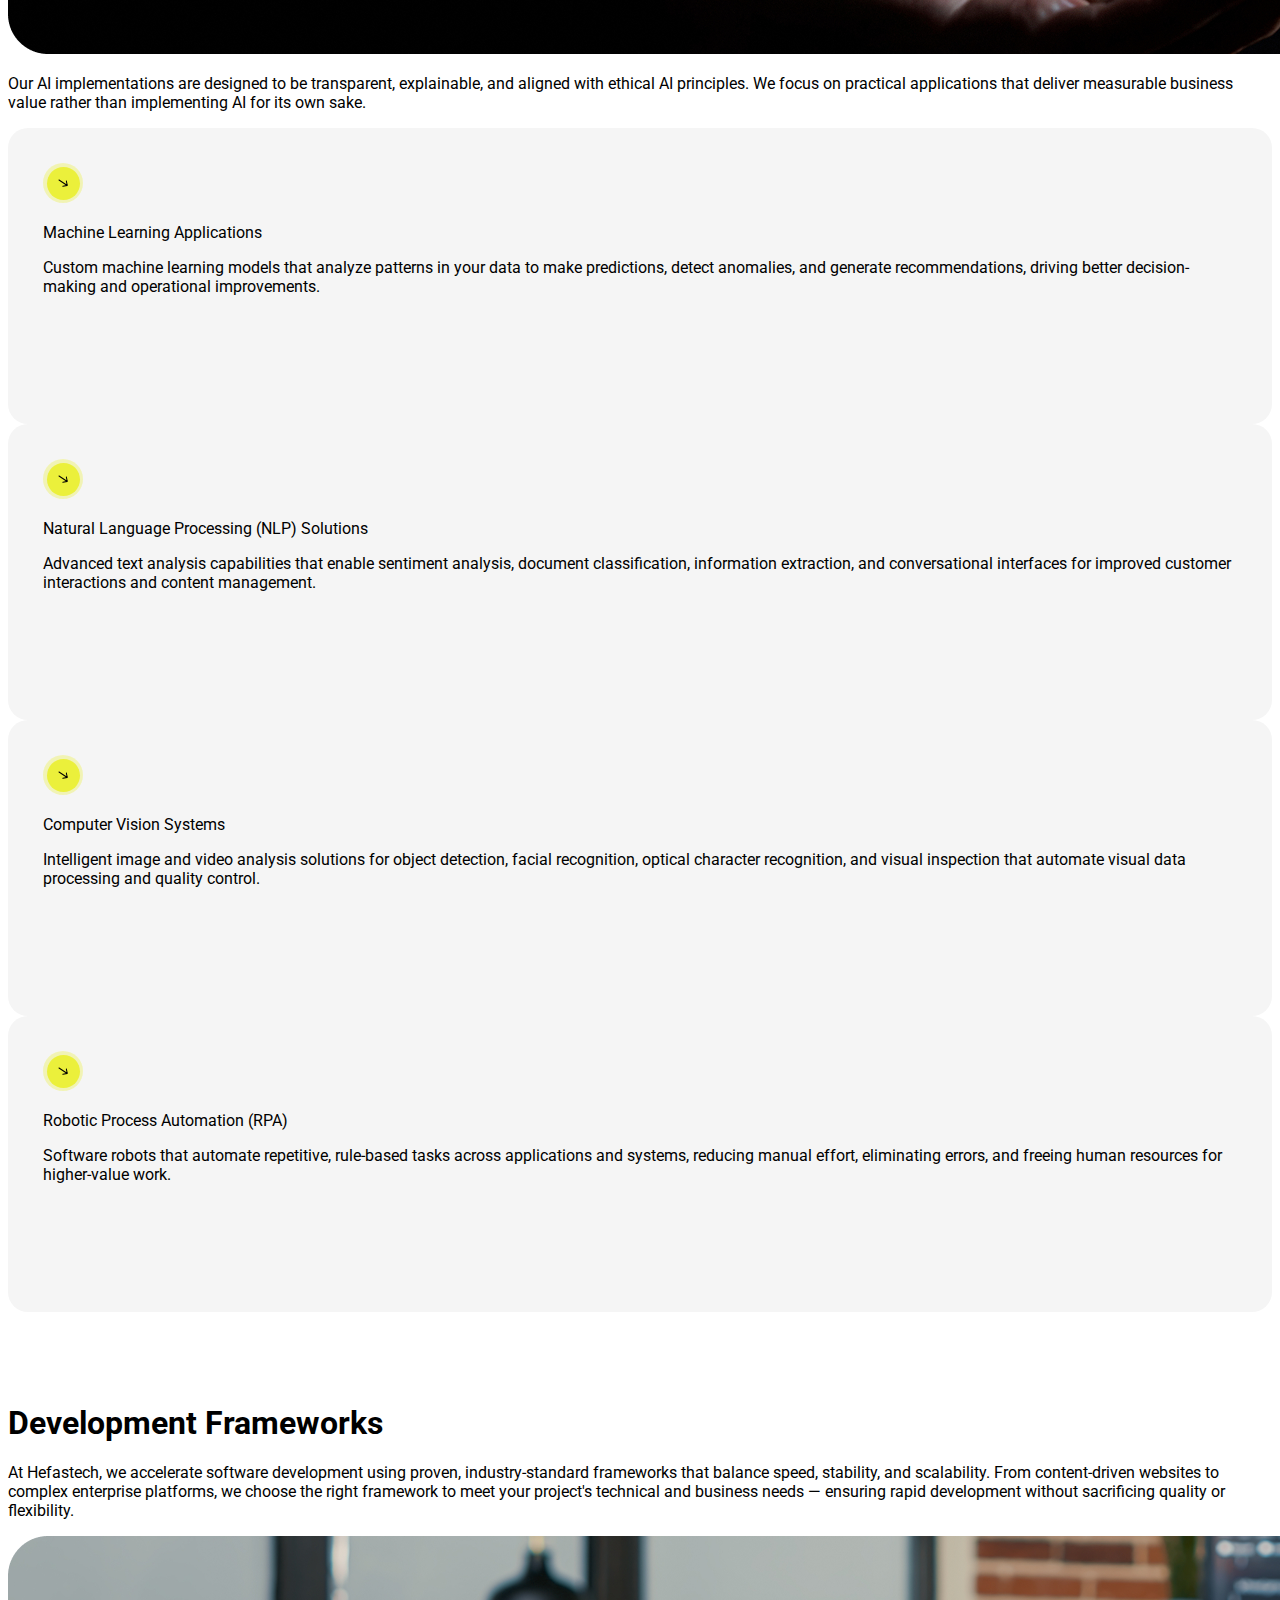
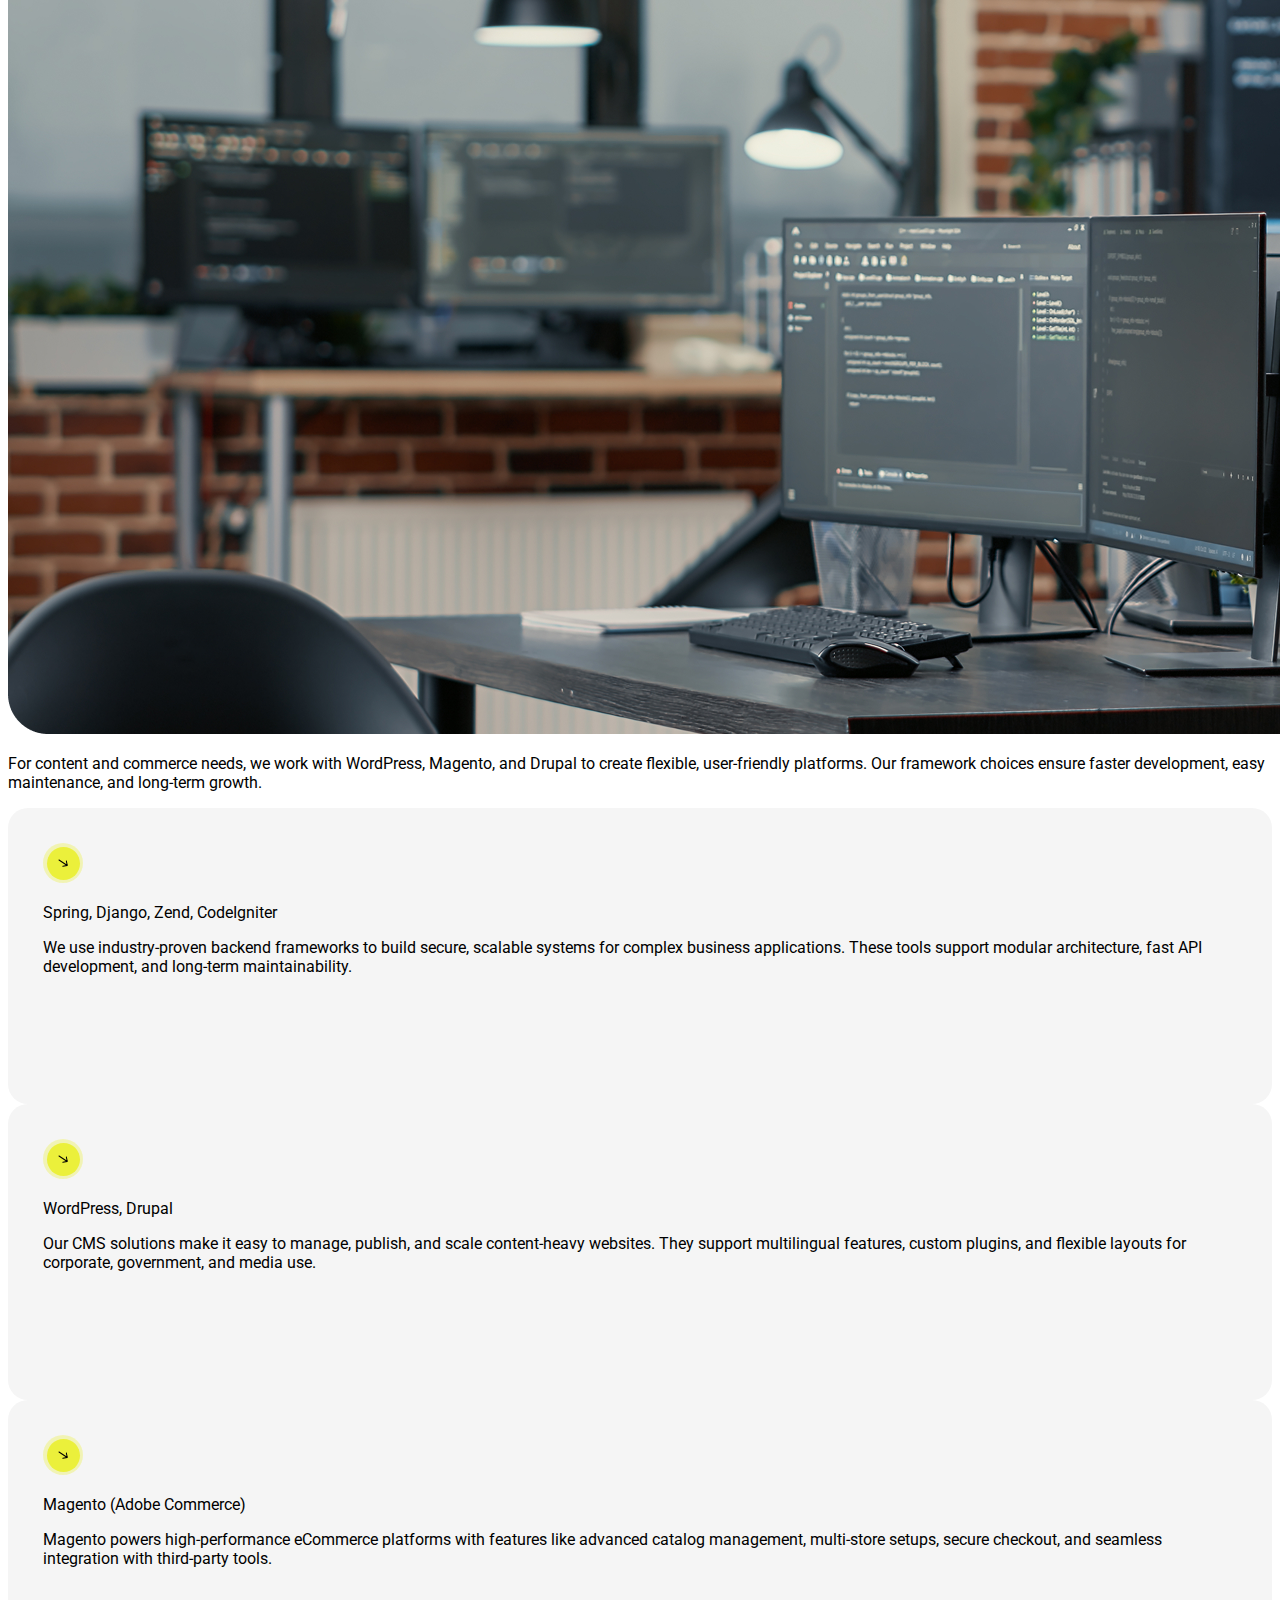
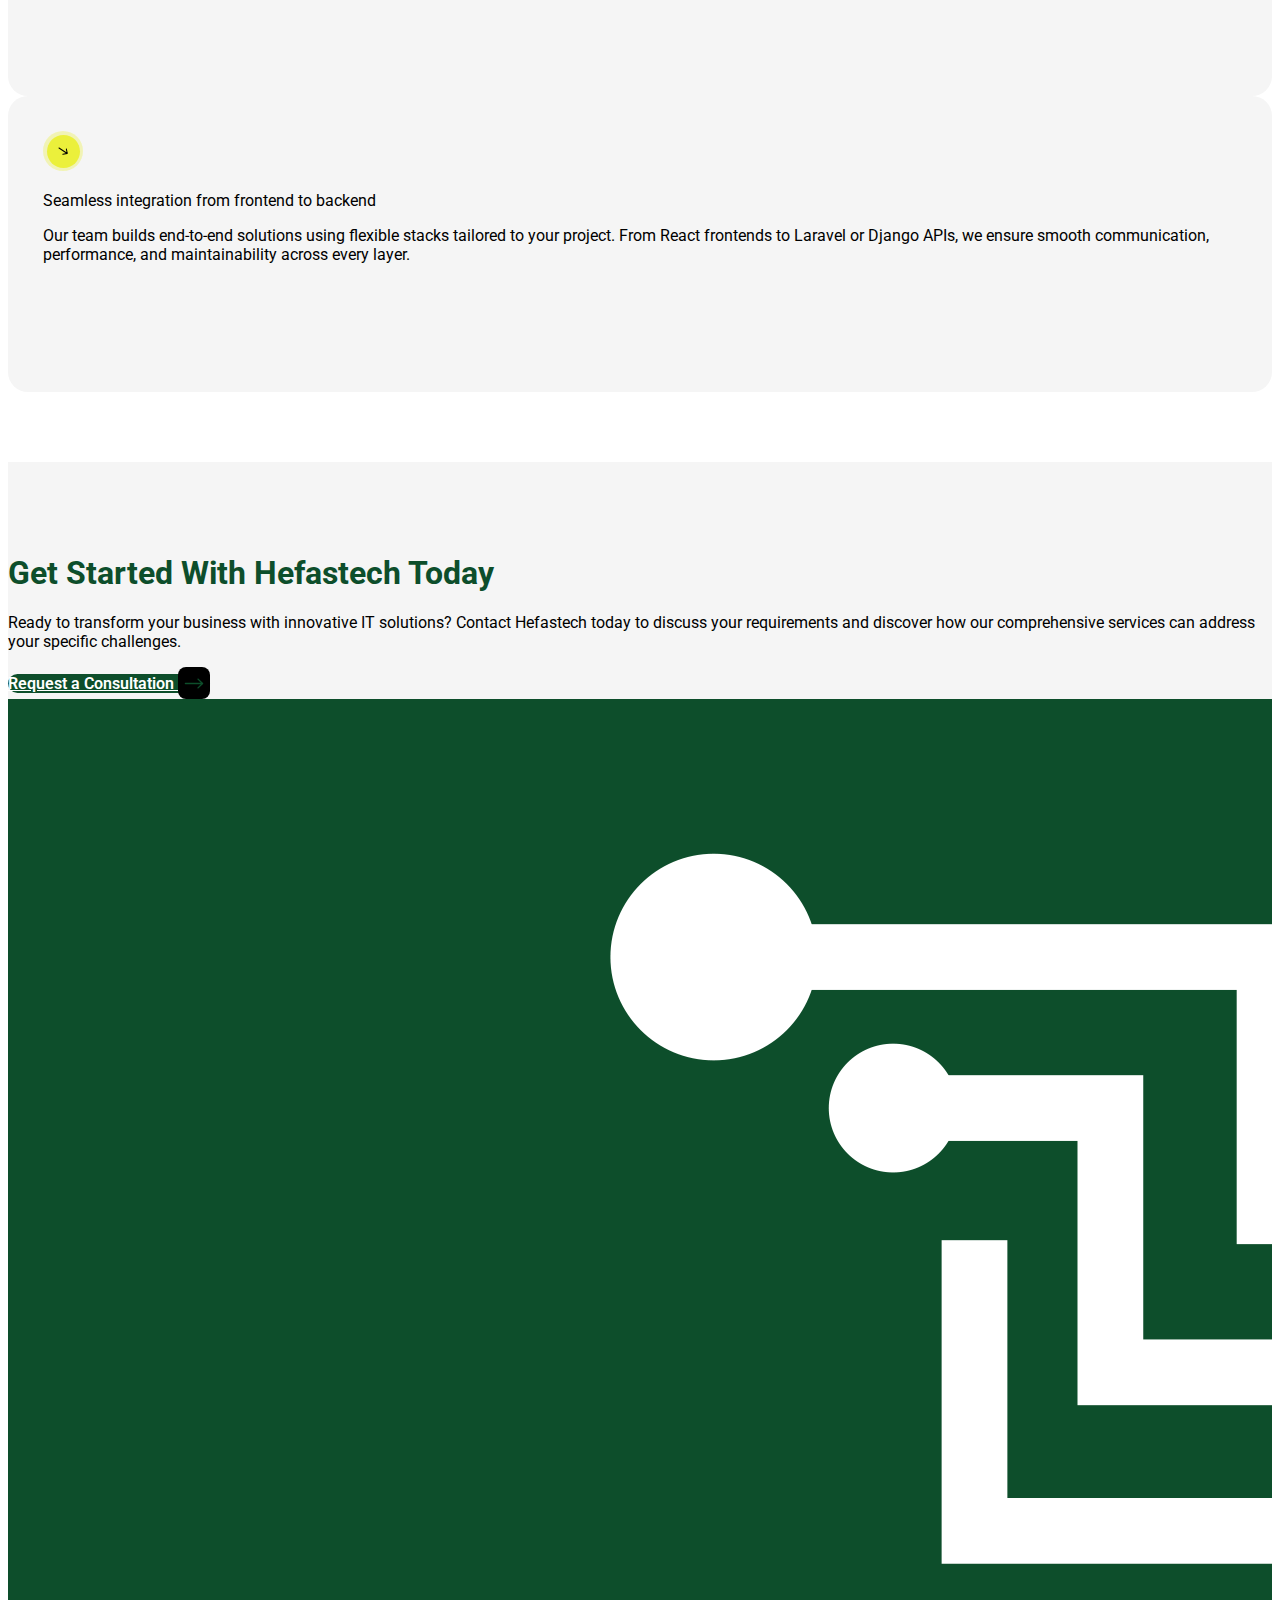
<file: technology.html>
<!DOCTYPE html>
<html lang="en">
   <head>
      <meta charset="utf-8" />
      <meta name="viewport" content="width=device-width, initial-scale=1" />
      <link rel="preconnect" href="https://fonts.googleapis.com" />
      <link rel="preconnect" href="https://fonts.gstatic.com" crossorigin />
      <link rel="icon" type="image/x-icon" href="/images/favicon.ico" />
      <link
         href="https://fonts.googleapis.com/css2?family=Roboto:ital,wght@0,100..900;1,100..900&display=swap"
         rel="stylesheet"
      />
      <link
         rel="stylesheet"
         href="https://cdn.jsdelivr.net/npm/bootstrap-icons@1.13.1/font/bootstrap-icons.min.css"
      />
      <link
         href="https://cdn.jsdelivr.net/npm/bootstrap@5.1.3/dist/css/bootstrap.min.css"
         rel="stylesheet"
         integrity="sha384-1BmE4kWBq78iYhFldvKuhfTAU6auU8tT94WrHftjDbrCEXSU1oBoqyl2QvZ6jIW3"
         crossorigin="anonymous"
      />
      <link rel="stylesheet" href="css/style.css" />
      <title>Hefastech</title>
   </head>
   <body>
      <div
         class="home-header"
         style="background-image: url(./images/tech-banner.png)"
      >
         <nav class="navbar navbar-expand-lg navbar-light fixed-top top-menu">
            <div class="container">
               <a class="navbar-brand" href="index.html">
                  <div class="log">
                     <img src="images/logo.png" alt="logo" class="img-fluid" />
                  </div>
               </a>
               <button
                  class="navbar-toggler"
                  type="button"
                  data-bs-toggle="collapse"
                  data-bs-target="#navbarSupportedContent"
                  aria-controls="navbarSupportedContent"
                  aria-expanded="false"
                  aria-label="Toggle navigation"
               >
                  <span class="navbar-toggler-icon text-white"
                     ><i class="bi bi-bar-chart"></i
                  ></span>
               </button>
               <div
                  class="collapse navbar-collapse"
                  id="navbarSupportedContent"
               >
                  <ul class="navbar-nav mx-auto mb-2 mb-lg-0">
                     <li class="nav-item">
                        <a
                           class="nav-link"
                           aria-current="page"
                           href="index.html"
                           >Home</a
                        >
                     </li>
                     <li class="nav-item">
                        <a class="nav-link" href="aboutus.html">About</a>
                     </li>
                     <li class="nav-item">
                        <a class="nav-link" href="services.html">Service</a>
                     </li>
                     <li class="nav-item">
                        <a class="nav-link" href="industries.html"
                           >Industries</a
                        >
                     </li>
                     <li class="nav-item">
                        <a class="nav-link active" href="technology.html"
                           >Technology</a
                        >
                     </li>
                  </ul>
                  <form class="d-flex">
                     <a
                        href="contactus.html"
                        class="btn btn-theme-green"
                        type="button"
                     >
                        Contact Us
                        <span class="arrow-box-right bg-white ms-2 rotate-none">
                           <img src="images/icons/g-arrow.svg" alt="icon" />
                        </span>
                     </a>
                  </form>
               </div>
            </div>
         </nav>
         <div class="inner-header-banner py-5">
            <div class="banner-caption text-center">
               <h1
                  class="fw-bold text-white mb-0 animate__animated animate__fadeInUp"
               >
                  Technology
               </h1>
            </div>
         </div>
      </div>

      <section>
         <div class="container">
            <div class="row">
               <div class="col-lg-5">
                  <div class="left-col-image">
                     <img
                        src="images/tech-left-banner.png"
                        alt="tech-left-image"
                        class="img-fluid w-100"
                     />
                  </div>
               </div>
               <div class="col-lg-7 ps-lg-5 mt-4 mt-lg-0">
                  <h1 class="mb-4">Enterprise-Grade. Scalable. Secure.</h1>
                  <p>
                     At Hefastech, we leverage a comprehensive array of
                     cutting-edge technologies to deliver robust, scalable
                     solutions for our clients. Our technology stack encompasses
                     front-end development, back-end systems, frameworks,
                     databases, connectivity protocols, cloud platforms, and
                     caching solutions, enabling us to create integrated systems
                     that address complex business challenges.
                  </p>
                  <p>
                     Our technology expertise extends beyond implementation to
                     include architecture design, system optimization, and
                     performance tuning. We select the most appropriate
                     technologies for each project based on specific
                     requirements, ensuring optimal performance,
                     maintainability, and cost-effectiveness.
                  </p>
               </div>
            </div>
         </div>
      </section>
      <section class="industry-listing" id="frontendDevelopment">
         <div class="container">
            <div class="row container-banner-section">
               <div class="col-lg-12 text-center">
                  <h1 class="mb-4">Front-End Development Technologies</h1>
                  <p>
                     Creating exceptional user experiences requires expertise
                     across multiple platforms and frameworks. Hefastech's
                     front-end development team masters a diverse set of
                     technologies to build responsive, intuitive interfaces for
                     web and mobile applications.
                  </p>
               </div>
               <div class="banner-container py-5">
                  <img
                     src="images/tech-frontend.png"
                     alt="Front-End Development Technologies"
                     class="img-fluid"
                  />
               </div>
               <div class="col text-center">
                  <p>
                     Our front-end developers follow best practices for
                     accessibility, performance optimization, and cross-browser
                     compatibility, ensuring that your applications deliver
                     consistent experiences across devices and platforms. We
                     emphasize clean, maintainable code that facilitates future
                     enhancements and updates.
                  </p>
               </div>
            </div>
         </div>
         <div class="container light-bg-small-column">
            <div class="row mt-5">
               <div class="col-lg-6">
                  <div class="bg-gray-light radius-20 card-column-content">
                     <div class="round-icon-small">
                        <div class="round-icon-cover">
                           <div class="round-icon">
                              <img
                                 src="images/icons/arrow-down-small.svg"
                                 alt="Cybersecurity Solutions"
                              />
                           </div>
                        </div>
                        <div class="icon-column-body">
                           <div class="icon-column-content">
                              <p class="fw-bold">Mobile Development</p>
                              <p class="mb-0">
                                 Hefastech specializes in native and
                                 cross-platform mobile development to ensure
                                 seamless, high-performance user experiences.
                                 Our team builds robust Android applications
                                 using Kotlin and Java, while iOS apps are
                                 crafted with Swift and Objective-C for optimal
                                 performance on Apple devices. For businesses
                                 seeking a unified solution across platforms, we
                                 leverage Flutter and React Native to develop
                                 cross-platform applications that maintain
                                 native-like responsiveness, reduce development
                                 time, and streamline maintenance.
                              </p>
                           </div>
                        </div>
                     </div>
                  </div>
               </div>
               <div class="col-lg-6">
                  <div class="bg-gray-light radius-20 card-column-content">
                     <div class="round-icon-small">
                        <div class="round-icon-cover">
                           <div class="round-icon">
                              <img
                                 src="images/icons/arrow-down-small.svg"
                                 alt="Digital ID Solutions"
                              />
                           </div>
                        </div>
                        <div class="icon-column-body">
                           <div class="icon-column-content">
                              <p class="fw-bold">
                                 Payment Processing Infrastructure
                              </p>
                              <p class="mb-0">
                                 Hefastech delivers modern, high-performance web
                                 applications using leading front-end
                                 frameworks. We develop scalable single-page
                                 applications with Angular, craft dynamic and
                                 reactive user interfaces with Vue.js, and build
                                 progressive web apps (PWAs) that offer
                                 seamless, app-like experiences across devices.
                                 Our approach emphasizes responsive design, fast
                                 load times, and accessibility — ensuring a
                                 consistent user experience on any screen size
                                 or browser.
                              </p>
                           </div>
                        </div>
                     </div>
                  </div>
               </div>
            </div>
         </div>
      </section>
      <section class="industry-listing" id="backendTechnology">
         <div class="container">
            <div class="row container-banner-section">
               <div class="col-lg-12 text-center">
                  <h1 class="mb-4">
                     Back-End Development Technologies & Frameworks
                  </h1>
                  <p>
                     Our back-end development approach emphasizes scalability,
                     security, and maintainability. We architect systems that
                     can handle growing user bases and increasing data volumes
                     without compromising performance or reliability. Each
                     technology choice is made deliberately based on project
                     requirements, ensuring the most appropriate solution for
                     your specific needs.
                  </p>
               </div>
               <div class="banner-container py-5">
                  <img
                     src="images/tech-backend.png"
                     alt="Back-End Development Technologies & Frameworks"
                     class="img-fluid"
                  />
               </div>
               <div class="col text-center">
                  <p>
                     Hefastech's expertise extends to CMS frameworks including
                     WordPress, Magento, and Drupal for content-driven websites
                     and e-commerce platforms, as well as specialized frameworks
                     like CodeIgniter and Zend Framework for custom web
                     applications with specific requirements.
                  </p>
               </div>
            </div>
         </div>
         <div class="container light-bg-small-column">
            <div class="row mt-5">
               <div class="col-lg-6 mb-lg-5">
                  <div class="bg-gray-light radius-20 card-column-content">
                     <div class="round-icon-small">
                        <div class="round-icon-cover">
                           <div class="round-icon">
                              <img
                                 src="images/icons/arrow-down-small.svg"
                                 alt="Cybersecurity Solutions"
                              />
                           </div>
                        </div>
                        <div class="icon-column-body">
                           <div class="icon-column-content">
                              <p class="fw-bold">Java Spring Boot</p>
                              <p class="mb-0">
                                 Enterprise-grade applications with robust
                                 security features, dependency injection, and
                                 comprehensive testing capabilities for
                                 mission-critical systems.
                              </p>
                           </div>
                        </div>
                     </div>
                  </div>
               </div>
               <div class="col-lg-6 mb-lg-5">
                  <div class="bg-gray-light radius-20 card-column-content">
                     <div class="round-icon-small">
                        <div class="round-icon-cover">
                           <div class="round-icon">
                              <img
                                 src="images/icons/arrow-down-small.svg"
                                 alt="Digital ID Solutions"
                              />
                           </div>
                        </div>
                        <div class="icon-column-body">
                           <div class="icon-column-content">
                              <p class="fw-bold">PHP & Laravel</p>
                              <p class="mb-0">
                                 Rapid development of web applications using PHP
                                 and the Laravel framework, providing elegant
                                 syntax, MVC architecture, and built-in security
                                 features.
                              </p>
                           </div>
                        </div>
                     </div>
                  </div>
               </div>
               <div class="col-lg-6">
                  <div class="bg-gray-light radius-20 card-column-content">
                     <div class="round-icon-small">
                        <div class="round-icon-cover">
                           <div class="round-icon">
                              <img
                                 src="images/icons/arrow-down-small.svg"
                                 alt="Physical Security Solutions"
                              />
                           </div>
                        </div>
                        <div class="icon-column-body">
                           <div class="icon-column-content">
                              <p class="fw-bold">Node.js</p>
                              <p class="mb-0">
                                 Event-driven, non-blocking I/O model perfect
                                 for data-intensive real-time applications that
                                 run across distributed devices, offering high
                                 throughput and efficiency.
                              </p>
                           </div>
                        </div>
                     </div>
                  </div>
               </div>
               <div class="col-lg-6">
                  <div class="bg-gray-light radius-20 card-column-content">
                     <div class="round-icon-small">
                        <div class="round-icon-cover">
                           <div class="round-icon">
                              <img
                                 src="images/icons/arrow-down-small.svg"
                                 alt="Physical Security Solutions"
                              />
                           </div>
                        </div>
                        <div class="icon-column-body">
                           <div class="icon-column-content">
                              <p class="fw-bold">Python & Django</p>
                              <p class="mb-0">
                                 Versatile development with Python and Django
                                 framework for rapid development of secure,
                                 maintainable web applications, APIs, and data
                                 processing systems.
                              </p>
                           </div>
                        </div>
                     </div>
                  </div>
               </div>
            </div>
         </div>
      </section>
      <section class="industry-listing" id="databases">
         <div class="container">
            <div class="row container-banner-section">
               <div class="col-lg-12 text-center">
                  <h1 class="mb-4">
                     Databases, Connectivity, and Cloud Solutions
                  </h1>
                  <p>
                     Hefastech implements scalable and secure back-end
                     infrastructure using industry-standard databases,
                     communication protocols, and cloud platforms. These
                     technologies support the reliable operation and integration
                     of enterprise systems.
                  </p>
               </div>
               <div class="banner-container py-5">
                  <img
                     src="images/tech-database.png"
                     alt="Databases, Connectivity, and Cloud Solutions"
                     class="img-fluid"
                  />
               </div>
            </div>
         </div>
         <div class="container light-bg-small-column">
            <div class="row mt-lg-5">
               <div class="col-lg-6 mb-lg-5 mb-lg-4">
                  <div class="bg-gray-light radius-20 card-column-content">
                     <div class="round-icon-small">
                        <div class="round-icon-cover">
                           <div class="round-icon">
                              <img
                                 src="images/icons/arrow-down-small.svg"
                                 alt="Cybersecurity Solutions"
                              />
                           </div>
                        </div>
                        <div class="icon-column-body">
                           <div class="icon-column-content">
                              <p class="fw-bold">Database Technologies</p>
                              <p class="mb-0">
                                 Hefastech implements robust, scalable database
                                 solutions tailored to your organization’s
                                 specific data management needs. From
                                 traditional relational databases to modern
                                 NoSQL systems, we ensure high performance, data
                                 integrity, and flexibility. Our expertise
                                 includes MySQL, an industry-standard relational
                                 database known for its ACID compliance and
                                 structured data handling; PostgreSQL, a
                                 powerful open-source option recognized for its
                                 scalability and extensibility; and MongoDB, a
                                 document-oriented NoSQL database ideal for
                                 flexible, schema-less data storage. These
                                 technologies form the foundation of reliable,
                                 future-ready digital systems.
                              </p>
                           </div>
                        </div>
                     </div>
                  </div>
               </div>
               <div class="col-lg-6 mb-lg-5 mb-lg-4">
                  <div class="bg-gray-light radius-20 card-column-content">
                     <div class="round-icon-small">
                        <div class="round-icon-cover">
                           <div class="round-icon">
                              <img
                                 src="images/icons/arrow-down-small.svg"
                                 alt="Digital ID Solutions"
                              />
                           </div>
                        </div>
                        <div class="icon-column-body">
                           <div class="icon-column-content">
                              <p class="fw-bold">Cloud Platforms</p>
                              <p class="mb-0">
                                 Hefastech’s cloud expertise spans all major
                                 platforms, providing flexible deployment
                                 options tailored to your business needs. We
                                 work with Microsoft Azure for its comprehensive
                                 suite of cloud services and strong enterprise
                                 integration capabilities. Our solutions on
                                 Amazon Web Services (AWS) leverage its
                                 extensive global infrastructure and broad
                                 service offerings to ensure scalability and
                                 reliability. Additionally, we utilize Google
                                 Cloud Platform (GCP) for its advanced data
                                 analytics and machine learning tools,
                                 empowering organizations to extract deeper
                                 insights and accelerate innovation in the
                                 cloud.
                              </p>
                           </div>
                        </div>
                     </div>
                  </div>
               </div>
               <div class="col-lg-6">
                  <div class="bg-gray-light radius-20 card-column-content">
                     <div class="round-icon-small">
                        <div class="round-icon-cover">
                           <div class="round-icon">
                              <img
                                 src="images/icons/arrow-down-small.svg"
                                 alt="Physical Security Solutions"
                              />
                           </div>
                        </div>
                        <div class="icon-column-body">
                           <div class="icon-column-content">
                              <p class="fw-bold">Connectivity Protocols</p>
                              <p class="mb-0">
                                 At Hefastech, we leverage appropriate
                                 connectivity technologies based on each
                                 project’s specific requirements to ensure
                                 efficient, reliable communication across
                                 systems. For lightweight, real-time messaging
                                 in IoT and mobile environments, we utilize
                                 MQTT, a protocol designed for minimal bandwidth
                                 usage and power consumption. In
                                 resource-constrained environments, we implement
                                 CoAP, a specialized Internet protocol ideal for
                                 low-power devices and networks. For scalable
                                 web services and application integration, we
                                 adopt the widely-used REST architectural style,
                                 enabling seamless API-driven communication
                                 across distributed systems.
                              </p>
                           </div>
                        </div>
                     </div>
                  </div>
               </div>
               <div class="col-lg-6">
                  <div class="bg-gray-light radius-20 card-column-content">
                     <div class="round-icon-small">
                        <div class="round-icon-cover">
                           <div class="round-icon">
                              <img
                                 src="images/icons/arrow-down-small.svg"
                                 alt="Physical Security Solutions"
                              />
                           </div>
                        </div>
                        <div class="icon-column-body">
                           <div class="icon-column-content">
                              <p class="fw-bold">Caching Solutions</p>
                              <p class="mb-0">
                                 To optimize system performance and
                                 responsiveness, Hefastech implements advanced
                                 caching technologies tailored to enterprise
                                 workloads. We use Redis, an in-memory data
                                 structure store that supports high-speed
                                 caching, real-time messaging, and session
                                 management. For large-scale, compute-intensive
                                 applications, we leverage Apache Ignite, a
                                 distributed database that delivers in-memory
                                 speed for high-performance computing and data
                                 processing. These technologies help reduce
                                 latency, improve scalability, and ensure a
                                 seamless user experience across platforms.
                              </p>
                           </div>
                        </div>
                     </div>
                  </div>
               </div>
            </div>
         </div>
      </section>
      <section class="industry-listing">
         <div class="container">
            <div class="row container-banner-section">
               <div class="col-lg-12 text-center">
                  <h1 class="mb-4">AI Solutions & Automation</h1>
                  <p>
                     Artificial Intelligence represents the frontier of
                     technological innovation, offering unprecedented
                     opportunities to automate processes, gain insights from
                     data, and create intelligent systems that adapt and learn.
                     Hefastech delivers cutting-edge AI solutions that transform
                     business operations and create competitive advantages
                     across industries.
                  </p>
               </div>
               <div class="banner-container py-5">
                  <img
                     src="images/tech-AI.png"
                     alt="AI Solutions & Automation"
                     class="img-fluid"
                  />
               </div>
               <div class="col text-center">
                  <p>
                     Our AI implementations are designed to be transparent,
                     explainable, and aligned with ethical AI principles. We
                     focus on practical applications that deliver measurable
                     business value rather than implementing AI for its own
                     sake.
                  </p>
               </div>
            </div>
         </div>
         <div class="container light-bg-small-column">
            <div class="row mt-lg-5">
               <div class="col-lg-6 mb-lg-5 mb-lg-4">
                  <div class="bg-gray-light radius-20 card-column-content">
                     <div class="round-icon-small">
                        <div class="round-icon-cover">
                           <div class="round-icon">
                              <img
                                 src="images/icons/arrow-down-small.svg"
                                 alt="Cybersecurity Solutions"
                              />
                           </div>
                        </div>
                        <div class="icon-column-body">
                           <div class="icon-column-content">
                              <p class="fw-bold">
                                 Machine Learning Applications
                              </p>
                              <p class="mb-0">
                                 Custom machine learning models that analyze
                                 patterns in your data to make predictions,
                                 detect anomalies, and generate recommendations,
                                 driving better decision-making and operational
                                 improvements.
                              </p>
                           </div>
                        </div>
                     </div>
                  </div>
               </div>
               <div class="col-lg-6 mb-lg-5 mb-lg-4">
                  <div class="bg-gray-light radius-20 card-column-content">
                     <div class="round-icon-small">
                        <div class="round-icon-cover">
                           <div class="round-icon">
                              <img
                                 src="images/icons/arrow-down-small.svg"
                                 alt="Digital ID Solutions"
                              />
                           </div>
                        </div>
                        <div class="icon-column-body">
                           <div class="icon-column-content">
                              <p class="fw-bold">
                                 Natural Language Processing (NLP) Solutions
                              </p>
                              <p class="mb-0">
                                 Advanced text analysis capabilities that enable
                                 sentiment analysis, document classification,
                                 information extraction, and conversational
                                 interfaces for improved customer interactions
                                 and content management.
                              </p>
                           </div>
                        </div>
                     </div>
                  </div>
               </div>
               <div class="col-lg-6">
                  <div class="bg-gray-light radius-20 card-column-content">
                     <div class="round-icon-small">
                        <div class="round-icon-cover">
                           <div class="round-icon">
                              <img
                                 src="images/icons/arrow-down-small.svg"
                                 alt="Physical Security Solutions"
                              />
                           </div>
                        </div>
                        <div class="icon-column-body">
                           <div class="icon-column-content">
                              <p class="fw-bold">Computer Vision Systems</p>
                              <p class="mb-0">
                                 Intelligent image and video analysis solutions
                                 for object detection, facial recognition,
                                 optical character recognition, and visual
                                 inspection that automate visual data processing
                                 and quality control.
                              </p>
                           </div>
                        </div>
                     </div>
                  </div>
               </div>
               <div class="col-lg-6">
                  <div class="bg-gray-light radius-20 card-column-content">
                     <div class="round-icon-small">
                        <div class="round-icon-cover">
                           <div class="round-icon">
                              <img
                                 src="images/icons/arrow-down-small.svg"
                                 alt="Physical Security Solutions"
                              />
                           </div>
                        </div>
                        <div class="icon-column-body">
                           <div class="icon-column-content">
                              <p class="fw-bold">
                                 Robotic Process Automation (RPA)
                              </p>
                              <p class="mb-0">
                                 Software robots that automate repetitive,
                                 rule-based tasks across applications and
                                 systems, reducing manual effort, eliminating
                                 errors, and freeing human resources for
                                 higher-value work.
                              </p>
                           </div>
                        </div>
                     </div>
                  </div>
               </div>
            </div>
         </div>
      </section>
      <section class="industry-listing section-bottom-padd" id="frameworks">
         <div class="container">
            <div class="row container-banner-section">
               <div class="col-lg-12 text-center">
                  <h1 class="mb-4">Development Frameworks</h1>
                  <p>
                     At Hefastech, we accelerate software development using
                     proven, industry-standard frameworks that balance speed,
                     stability, and scalability. From content-driven websites to
                     complex enterprise platforms, we choose the right framework
                     to meet your project's technical and business needs —
                     ensuring rapid development without sacrificing quality or
                     flexibility.
                  </p>
               </div>
               <div class="banner-container py-5">
                  <img
                     src="images/tech-frameworks.png"
                     alt="Development Frameworks"
                     class="img-fluid"
                  />
               </div>
               <div class="col text-center">
                  <p>
                     For content and commerce needs, we work with WordPress,
                     Magento, and Drupal to create flexible, user-friendly
                     platforms. Our framework choices ensure faster development,
                     easy maintenance, and long-term growth.
                  </p>
               </div>
            </div>
         </div>
         <div class="container light-bg-small-column">
            <div class="row mt-5">
               <div class="col-lg-6 mb-lg-5">
                  <div class="bg-gray-light radius-20 card-column-content">
                     <div class="round-icon-small">
                        <div class="round-icon-cover">
                           <div class="round-icon">
                              <img
                                 src="images/icons/arrow-down-small.svg"
                                 alt="Cybersecurity Solutions"
                              />
                           </div>
                        </div>
                        <div class="icon-column-body">
                           <div class="icon-column-content">
                              <p class="fw-bold">
                                 Spring, Django, Zend, CodeIgniter
                              </p>
                              <p class="mb-0">
                                 We use industry-proven backend frameworks to
                                 build secure, scalable systems for complex
                                 business applications. These tools support
                                 modular architecture, fast API development, and
                                 long-term maintainability.
                              </p>
                           </div>
                        </div>
                     </div>
                  </div>
               </div>
               <div class="col-lg-6 mb-lg-5">
                  <div class="bg-gray-light radius-20 card-column-content">
                     <div class="round-icon-small">
                        <div class="round-icon-cover">
                           <div class="round-icon">
                              <img
                                 src="images/icons/arrow-down-small.svg"
                                 alt="Digital ID Solutions"
                              />
                           </div>
                        </div>
                        <div class="icon-column-body">
                           <div class="icon-column-content">
                              <p class="fw-bold">WordPress, Drupal</p>
                              <p class="mb-0">
                                 Our CMS solutions make it easy to manage,
                                 publish, and scale content-heavy websites. They
                                 support multilingual features, custom plugins,
                                 and flexible layouts for corporate, government,
                                 and media use.
                              </p>
                           </div>
                        </div>
                     </div>
                  </div>
               </div>
               <div class="col-lg-6">
                  <div class="bg-gray-light radius-20 card-column-content">
                     <div class="round-icon-small">
                        <div class="round-icon-cover">
                           <div class="round-icon">
                              <img
                                 src="images/icons/arrow-down-small.svg"
                                 alt="Physical Security Solutions"
                              />
                           </div>
                        </div>
                        <div class="icon-column-body">
                           <div class="icon-column-content">
                              <p class="fw-bold">Magento (Adobe Commerce)</p>
                              <p class="mb-0">
                                 Magento powers high-performance eCommerce
                                 platforms with features like advanced catalog
                                 management, multi-store setups, secure
                                 checkout, and seamless integration with
                                 third-party tools.
                              </p>
                           </div>
                        </div>
                     </div>
                  </div>
               </div>
               <div class="col-lg-6">
                  <div class="bg-gray-light radius-20 card-column-content">
                     <div class="round-icon-small">
                        <div class="round-icon-cover">
                           <div class="round-icon">
                              <img
                                 src="images/icons/arrow-down-small.svg"
                                 alt="Physical Security Solutions"
                              />
                           </div>
                        </div>
                        <div class="icon-column-body">
                           <div class="icon-column-content">
                              <p class="fw-bold">
                                 Seamless integration from frontend to backend
                              </p>
                              <p class="mb-0">
                                 Our team builds end-to-end solutions using
                                 flexible stacks tailored to your project. From
                                 React frontends to Laravel or Django APIs, we
                                 ensure smooth communication, performance, and
                                 maintainability across every layer.
                              </p>
                           </div>
                        </div>
                     </div>
                  </div>
               </div>
            </div>
         </div>
      </section>

      <section class="bg-gray-light py-5">
         <div class="container text-center">
            <h1 class="theme-green-text">Get Started With Hefastech Today</h1>
            <p class="py-4 px-lg-5 mb-0">
               Ready to transform your business with innovative IT solutions?
               Contact Hefastech today to discuss your requirements and discover
               how our comprehensive services can address your specific
               challenges.
            </p>
            <div class="get-start-btns">
               <a href="contactus.html" class="btn btn-theme-green me-lg-3">
                  Request a Consultation
                  <span class="arrow-box-right bg-white rotate-none ms-2">
                     <img src="images/icons/g-arrow.svg" alt="icon" />
                  </span>
               </a>
               <!-- <a
                  href="./pdf/brochure.pdf"
                  class="btn btn-theme-yellow"
                  download="brochure.pdf"
               >
                  Download Brochure
                  <span class="arrow-box-right ms-2 rotate-none">
                     <img src="images/icons/y-arrow.svg" alt="icon" />
                  </span>
               </a> -->
            </div>
         </div>
      </section>
      <section class="footer theme-green-bg pt-5 pb-3">
         <div class="container">
            <div class="row">
               <div class="col-lg-3">
                  <div class="footer-logo-section">
                     <div class="footerlogo">
                        <img
                           src="images/logo.png"
                           alt="Logo"
                           class="img-fluid"
                        />
                     </div>
                     <p class="text-white mt-4">
                        Trusted IT solutions for growth across enterprise,
                        government, and education.
                     </p>
                  </div>
               </div>
               <div class="col-lg-3">
                  <div class="footer-title">
                     <p class="content-title text-white">Links</p>
                  </div>
                  <div class="footer-menu d-flex gap-5 text-white">
                     <ul class="list-unstyled">
                        <li><a href="index.html">Home</a></li>
                        <li><a href="aboutus.html">About</a></li>
                        <li><a href="services.html">Service</a></li>
                     </ul>
                     <ul class="list-unstyled">
                        <li><a href="industries.html">Industries</a></li>
                        <li><a href="technology.html">Technology</a></li>
                        <li><a href="contactus.html">Contact</a></li>
                     </ul>
                  </div>
               </div>
               <div class="col-lg-3">
                  <div class="footer-title">
                     <p class="content-title text-white">Contact Info</p>
                  </div>
                  <div class="contact-info">
                     <p class="text-white mb-4">
                        <span class="pe-3"
                           ><img
                              src="images/icons/email.svg"
                              alt="Email" /></span
                        ><a href="mailto:presales@hefastech.com"
                           >presales@hefastech.com
                        </a>
                     </p>
                     <p class="text-white">
                        <span class="pe-3"
                           ><img
                              src="images/icons/phone.svg"
                              alt="Phone" /></span
                        ><a href="tel:+971547071971">+971 54 707 1971 </a>
                     </p>
                  </div>
               </div>
               <div class="col-lg-3">
                  <div class="footer-title">
                     <p class="content-title text-white">Headquarters</p>
                  </div>
                  <div class="d-flex locations text-white">
                     <span class="pe-3"
                        ><img src="images/icons/locations.svg" alt="Location"
                     /></span>
                     <p>33/39, Al Mansoori Building, Ras Al Khor, Dubai, UAE</p>
                  </div>
               </div>
               <div class="col-12 pt-4">
                  <div class="social-icons d-flex gap-3">
                     <a href="#" target="_blank"
                        ><span class="icon-bg">
                           <img
                              src="images/icons/facebook.svg"
                              alt="Facebook"
                           /> </span
                     ></a>
                     <a
                        href="https://www.instagram.com/hefastech/ "
                        target="_blank"
                        ><span class="icon-bg">
                           <img
                              src="images/icons/instagram.svg"
                              alt="Instagram"
                           /> </span
                     ></a>
                     <!-- <span class="icon-bg">
                        <img src="images/icons/twitter.svg" alt="Twitter" />
                     </span>
                     <span class="icon-bg">
                        <img src="images/icons/in.svg" alt="LinkedIn" />
                     </span> -->
                  </div>
               </div>
               <div class="copyright text-center text-white pt-4">
                  <p class="mb-0">
                     <small
                        >&copy; Hefastech IT Solutions All rights
                        reserved</small
                     >
                  </p>
               </div>
            </div>
         </div>
      </section>
      <script
         src="https://cdn.jsdelivr.net/npm/bootstrap@5.1.3/dist/js/bootstrap.bundle.min.js"
         integrity="sha384-ka7Sk0Gln4gmtz2MlQnikT1wXgYsOg+OMhuP+IlRH9sENBO0LRn5q+8nbTov4+1p"
         crossorigin="anonymous"
      ></script>
      <script src="js/main.js"></script>

      <!-- Option 2: Separate Popper and Bootstrap JS -->
      <!--
    <script src="https://cdn.jsdelivr.net/npm/@popperjs/core@2.10.2/dist/umd/popper.min.js" integrity="sha384-7+zCNj/IqJ95wo16oMtfsKbZ9ccEh31eOz1HGyDuCQ6wgnyJNSYdrPa03rtR1zdB" crossorigin="anonymous"></script>
    <script src="https://cdn.jsdelivr.net/npm/bootstrap@5.1.3/dist/js/bootstrap.min.js" integrity="sha384-QJHtvGhmr9XOIpI6YVutG+2QOK9T+ZnN4kzFN1RtK3zEFEIsxhlmWl5/YESvpZ13" crossorigin="anonymous"></script>
    -->
   </body>
</html>
</file>
<file: css/style.css>
body {
   font-family: 'Roboto', sans-serif;
}

section {
   padding: 70px 0 0 0;
}

.section-bottom-padd {
   padding-bottom: 70px;
}

.theme-yellow-text {
   color: #ebf03b;
}

.theme-green-text {
   color: #0d4e2b;
}

.theme-green-bg {
   background-color: #0d4e2b;
}

.theme-yellow-bg {
   background-color: #ebf03b;
}

.bg-gray-light {
   background-color: #f5f5f5;
}

.no-bg {
   background-color: transparent !important;
}

.radius-20 {
   border-radius: 20px;
}

.navbar-toggler:focus,
.btn:focus {
   box-shadow: none;
   outline: none;
}

.btn {
   border-radius: 10px;
}

.btn-theme-yellow {
   background-color: rgba(235, 240, 59, 1);
   color: #000;
   font-weight: 600;
}

.btn-theme-green {
   background-color: #0d4e2b;
   color: #fff;
   font-weight: 600;
}

.btn-theme-green:hover {
   color: #fff;
}

.btn-align {
   display: flex;
   align-items: center;
}

.btn-no-border-green {
   color: #0d4e2b;
   font-weight: 600;
   padding: 0.5rem 0;
}

.arrow-box-right {
   background-color: #000;
   border-radius: 8px;
   width: 32px;
   height: 32px;
   display: inline-flex;
   justify-content: center;
   align-items: center;
   font-size: 1.7rem;
   transition: all 0.3s ease-in-out;
}

.arrow-box-right img {
   transition: all 0.3s ease-in-out;
   transform: rotate(312deg);
   width: 60%;
}

.arrow-box-right.rotate-none img {
   transition: all 0.3s ease-in-out;
   transform: none;
   width: 60%;
}

.btn:hover .arrow-box-right img {
   transform: rotate(360deg);
}

.btn:hover .arrow-box-right.rotate-none img {
   transform: none;
}

.home-header {
   /* background-image: url(../images/home-banner.png); */
   background-repeat: no-repeat;
   background-size: cover;
   height: 100%;
   width: 100%;
}

.header-banner-content {
   display: flex;
   align-items: center;
   justify-content: center;
   height: 100vh;
}

.home-header .banner-caption {
   width: 40%;
}

.navbar {
   padding: 1.5rem 0;
}

.top-menu .navbar-nav .nav-link {
   color: #fff;
   padding-right: 1.3rem;
   padding-left: 1.3rem;
}

.top-menu .navbar-nav .nav-link.active {
   color: #fff;
   font-weight: 700;
}

.top-menu .navbar-nav .nav-link:hover {
   color: #ebf03b;
}

.sticky {
   background-color: #033d1e;
   /* border-top: 7px solid #5e4507; */
   box-shadow: rgba(0, 0, 0, 0.1) 0px 1px 3px 0px,
      rgba(0, 0, 0, 0.06) 0px 1px 2px 0px;
}

.navbar-light .navbar-toggler-icon {
   background-image: none;
}

.fixed-top {
   transition: all 0.3s ease-in-out;
}

.count-section {
   padding: 25px 0;
}

.count-column {
   position: relative;
}

.count-column::after {
   content: '';
   background-color: #fff;
   width: 2px;
   height: 100%;
   position: absolute;
   right: 0;
   top: 0;
}

.count-column.no-line::after {
   content: none;
}

.count-column .count-hour,
.count-column .count {
   font-size: 24px;
   font-weight: 600;
   margin-bottom: 0.8rem;
}

.count-column p {
   font-size: 14px;
}

.card-column-content {
   padding: 35px;
   min-height: 290px;
}

.content-title {
   font-size: 20px;
   font-weight: 500;
}

.title-icon {
   width: 48px;
   height: 48px;
   border: 1px solid #d4d4d4;
   border-radius: 6px;
   display: flex;
   justify-content: center;
   align-items: center;
}

.client-logos-grid {
   grid-template-columns: repeat(auto-fit, minmax(200px, 1fr));
}

.client-logos img {
   max-width: 100%;
   height: auto;
   object-fit: contain;
}

.center-banner-section {
   background-image: linear-gradient(
         360deg,
         rgba(255, 255, 255, 1),
         rgba(255, 255, 255, 0.1)
      ),
      url(../images/home-center-banner.png);
   background-repeat: no-repeat;
   background-size: cover;
   padding: 80px 100px 25px 100px;
}

.overlay-border {
   background: rgb(255 255 255 / 20%);
   padding: 50px;
   border-radius: 12px 12px 0 0;
}

.large-title-head {
   font-size: 34px;
}

.count-bg {
   display: inline-flex;
   width: 50px;
   border-radius: 60px;
   background-color: rgba(235, 240, 59, 1);
   color: #000;
   font-weight: 500;
   padding: 5px 10px;
   justify-content: center;
   align-items: center;
}

.content-column p {
   font-size: 14px;
}

.line-bottom {
   border-bottom: 1px solid rgba(0, 0, 0, 0.1);
}

.column-title {
   font-size: 20px;
   font-weight: 600;
}

.round-icon-cover {
   background-color: rgba(235, 240, 59, 0.34);
   width: 75px;
   height: 75px;
   border-radius: 50%;
   display: flex;
   justify-content: center;
   align-items: center;
   margin-bottom: 20px;
}

.round-icon {
   width: 64px;
   height: 64px;
   border-radius: 50%;
   display: flex;
   justify-content: center;
   align-items: center;
   background-color: rgba(235, 240, 59, 1);
}

.light-bg-container {
   padding: 35px;
   margin-bottom: 35px;
}

.grid-section {
   display: grid;
   grid-template-columns: repeat(5, 1fr); /* 5 equal columns */
   gap: 20px;
}

.footer-menu li {
   line-height: 35px;
}

.footer .footer-menu a,
.footer .contact-info a {
   color: #fff;
   text-decoration: none;
}

.footer .social-icons .icon-bg {
   width: 40px;
   height: 40px;
   border-radius: 50%;
   background-color: rgba(255, 255, 255, 0.1);
   display: flex;
   align-items: center;
   justify-content: center;
   transition: all 0.3s ease-in;
   cursor: pointer;
}

.footer .social-icons .icon-bg:hover {
   background-color: rgb(235, 240, 59, 0.7);
}

.inner-header-banner {
   display: flex;
   align-items: center;
   justify-content: center;
   height: 70vh;
}

.colored-title {
   color: #0d4e2b;
   font-size: 24px;
   font-weight: 600;
}

.security-partners .partners {
   display: flex;
   gap: 50px;
   justify-content: center;
   align-items: center;
   flex-wrap: wrap;
}

.security-partners img {
   width: 175px;
   max-width: 100%;
   height: auto;
}

.round-icon-small .round-icon-cover {
   width: 40px;
   height: 40px;
}

.round-icon-small .round-icon-cover .round-icon {
   width: 33px;
   height: 33px;
}

.light-bg-small-column .card-column-content {
   min-height: 226px;
}

.cols-listing-wrap {
   flex-wrap: wrap;
   justify-content: center;
   align-items: center;
   gap: 25px;
}

.cols-listing-wrap > .col {
   min-width: 200px;
   flex: 0 0 22%;
}

.cols-listing-wrap p {
   font-size: 14px;
}

.cols-listing-wrap .card-column-content {
   padding: 22px;
}

.contact-info-box .icon-column a {
   text-decoration: none;
   color: #000;
   font-weight: 500;
   font-size: 20px;
}

.contact-form .form-control {
   border-radius: 10px;
   border: 1px solid #0d4e2b;
}

.contact-form .form-control[type='text'],
.contact-form .form-control[type='email'] {
   height: 70px;
}

.contact-form label {
   font-size: 20px;
   color: #000;
   padding-bottom: 7px;
}

.footer-menu li a {
   transition: all 0.3s ease-in-out;
}

.footer-menu li a:hover {
   color: #ebf03b;
}

.industry-bg-threecol .card-column-content {
   min-height: 268px;
}

/* mediaqueries */
@media (max-width: 991px) {
   .navbar-collapse {
      background-color: #033d1e;
      padding: 1rem;
   }
   .grid-section {
      grid-template-columns: repeat(2, 1fr);
   }
}

@media (max-width: 576px) {
   .home-header .banner-caption {
      width: 96%;
   }
   .client-logos {
      padding-bottom: 15px;
   }
   .card-column-content {
      margin-bottom: 20px;
      min-height: auto;
   }
   .center-banner-section {
      padding: 15px;
   }

   .get-start-btns {
      display: flex;
      flex-direction: column;
      align-items: center;
      gap: 15px;
   }
   .footer .row > [class*='col-'] {
      margin-bottom: 15px;
   }
   .header-banner-content {
      height: 70vh;
   }
   .inner-header-banner {
      height: 50vh;
   }
   .count-column::after {
      content: none;
   }
   .mbl-reverse {
      flex-direction: column-reverse;
   }
   .industry-listing .text-container,
   .technology-listing .text-container {
      margin-top: 15px;
   }
   .client-logos-grid {
      grid-template-columns: repeat(auto-fit, minmax(140px, 1fr));
   }
   .security-partners img {
      width: 40%;
   }
   .section-bottom-padd {
      padding-bottom: 50px;
   }
   section {
      padding: 50px 0 0 0;
   }
   .grid-section {
      grid-template-columns: 1fr;
   }
   .cols-listing-wrap > .col {
      min-width: 200px;
      flex: 0 0 100%;
   }
   .large-title-head {
      font-size: 25px;
   }
   .contact-info-box .icon-column a {
      font-size: 18px;
   }
   .light-bg-container {
      padding: 20px;
   }
   .card-column-content,
   .overlay-border {
      padding: 20px;
   }
   .light-bg-small-column .card-column-content {
      min-height: auto;
   }
   .grid-section,
   .cols-listing-wrap {
      gap: 5px;
   }
   .social-icons {
      justify-content: center;
   }
}

@media (max-width: 360px) {
   .large-title-head {
      font-size: 21px;
   }
}
</file>
